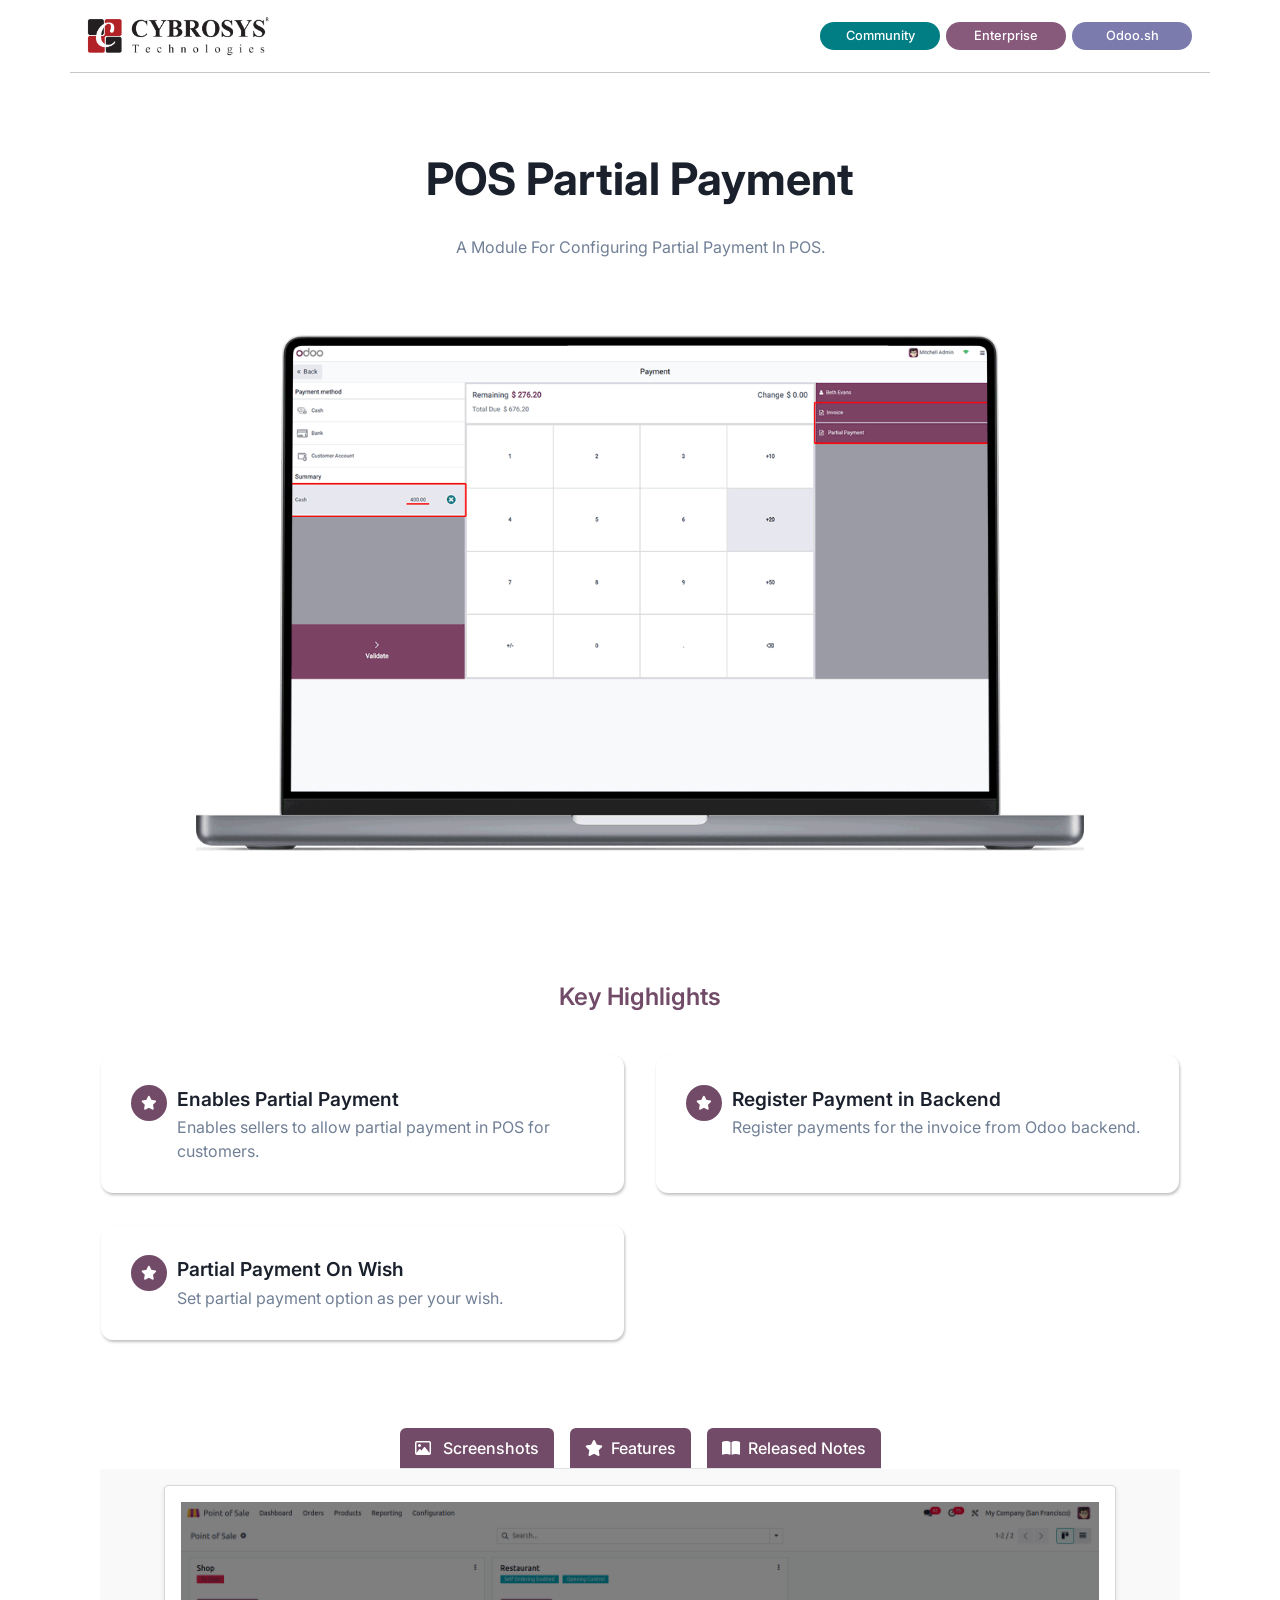
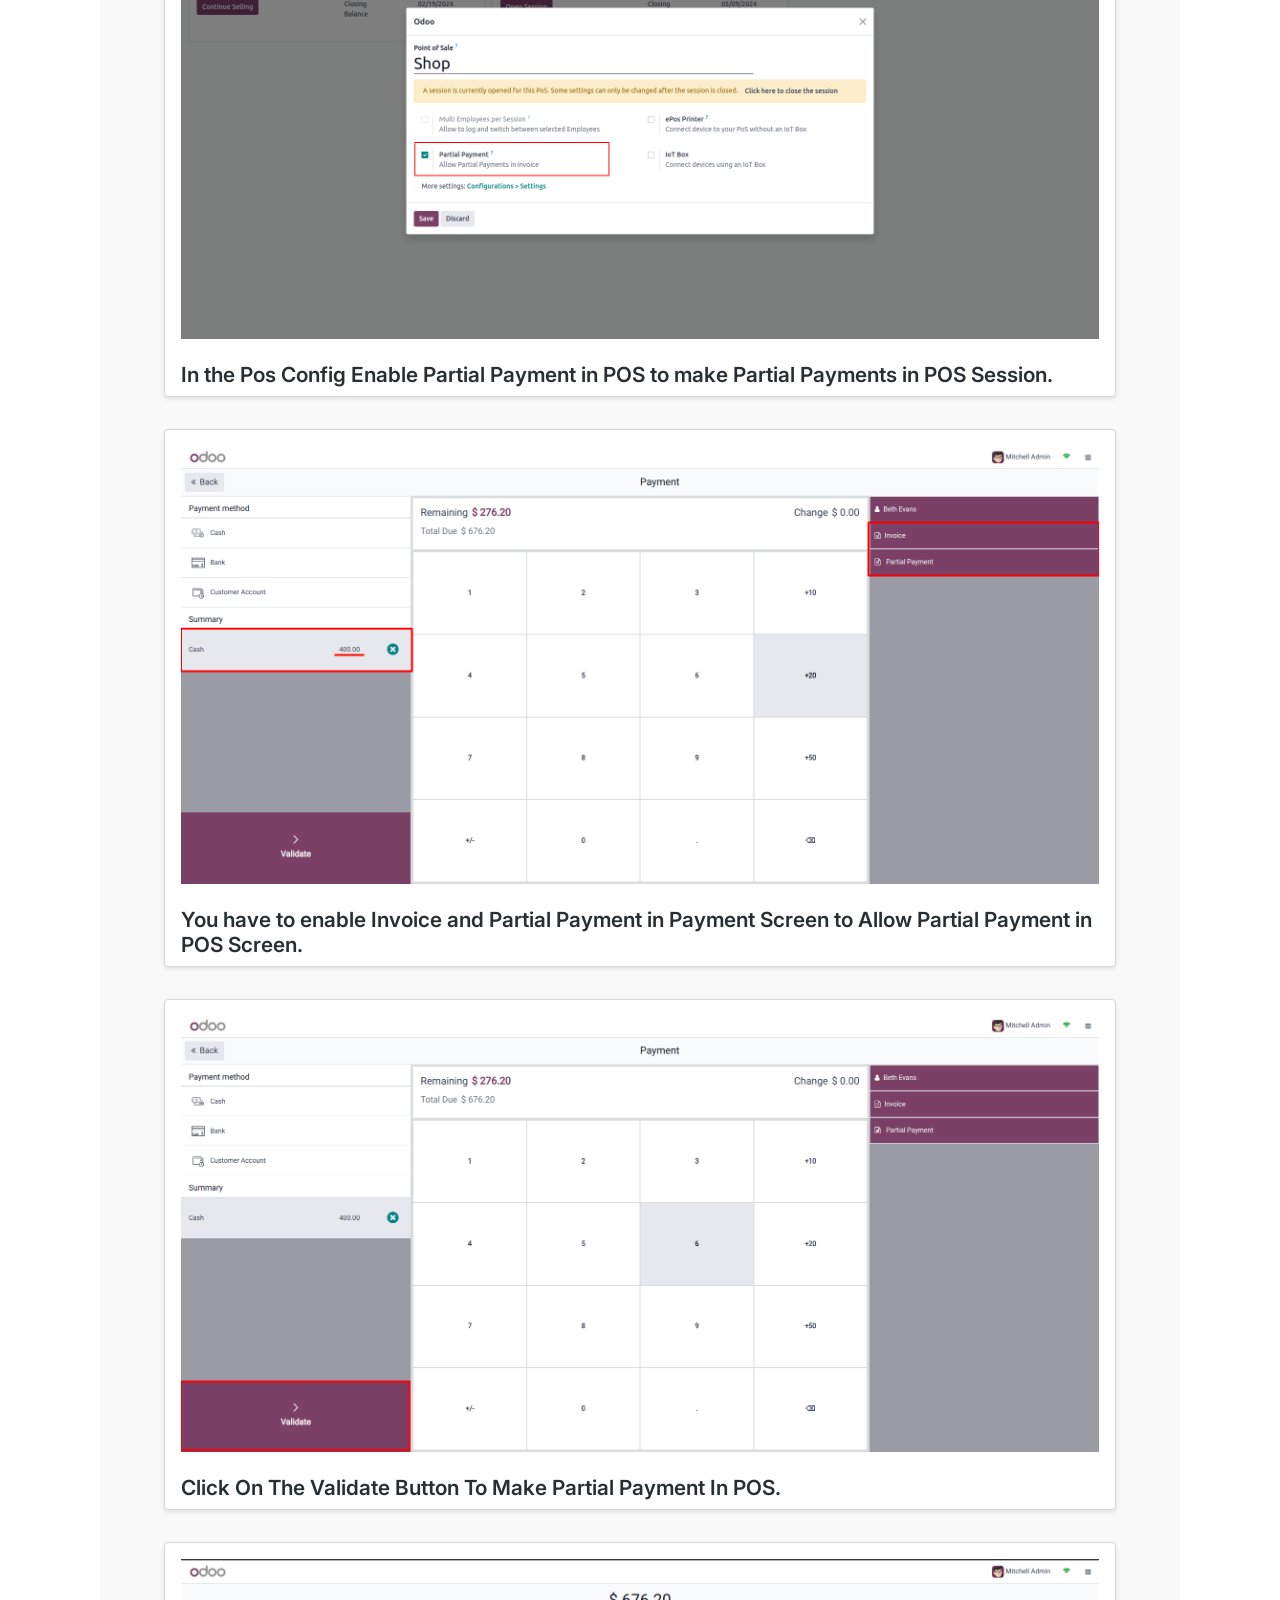
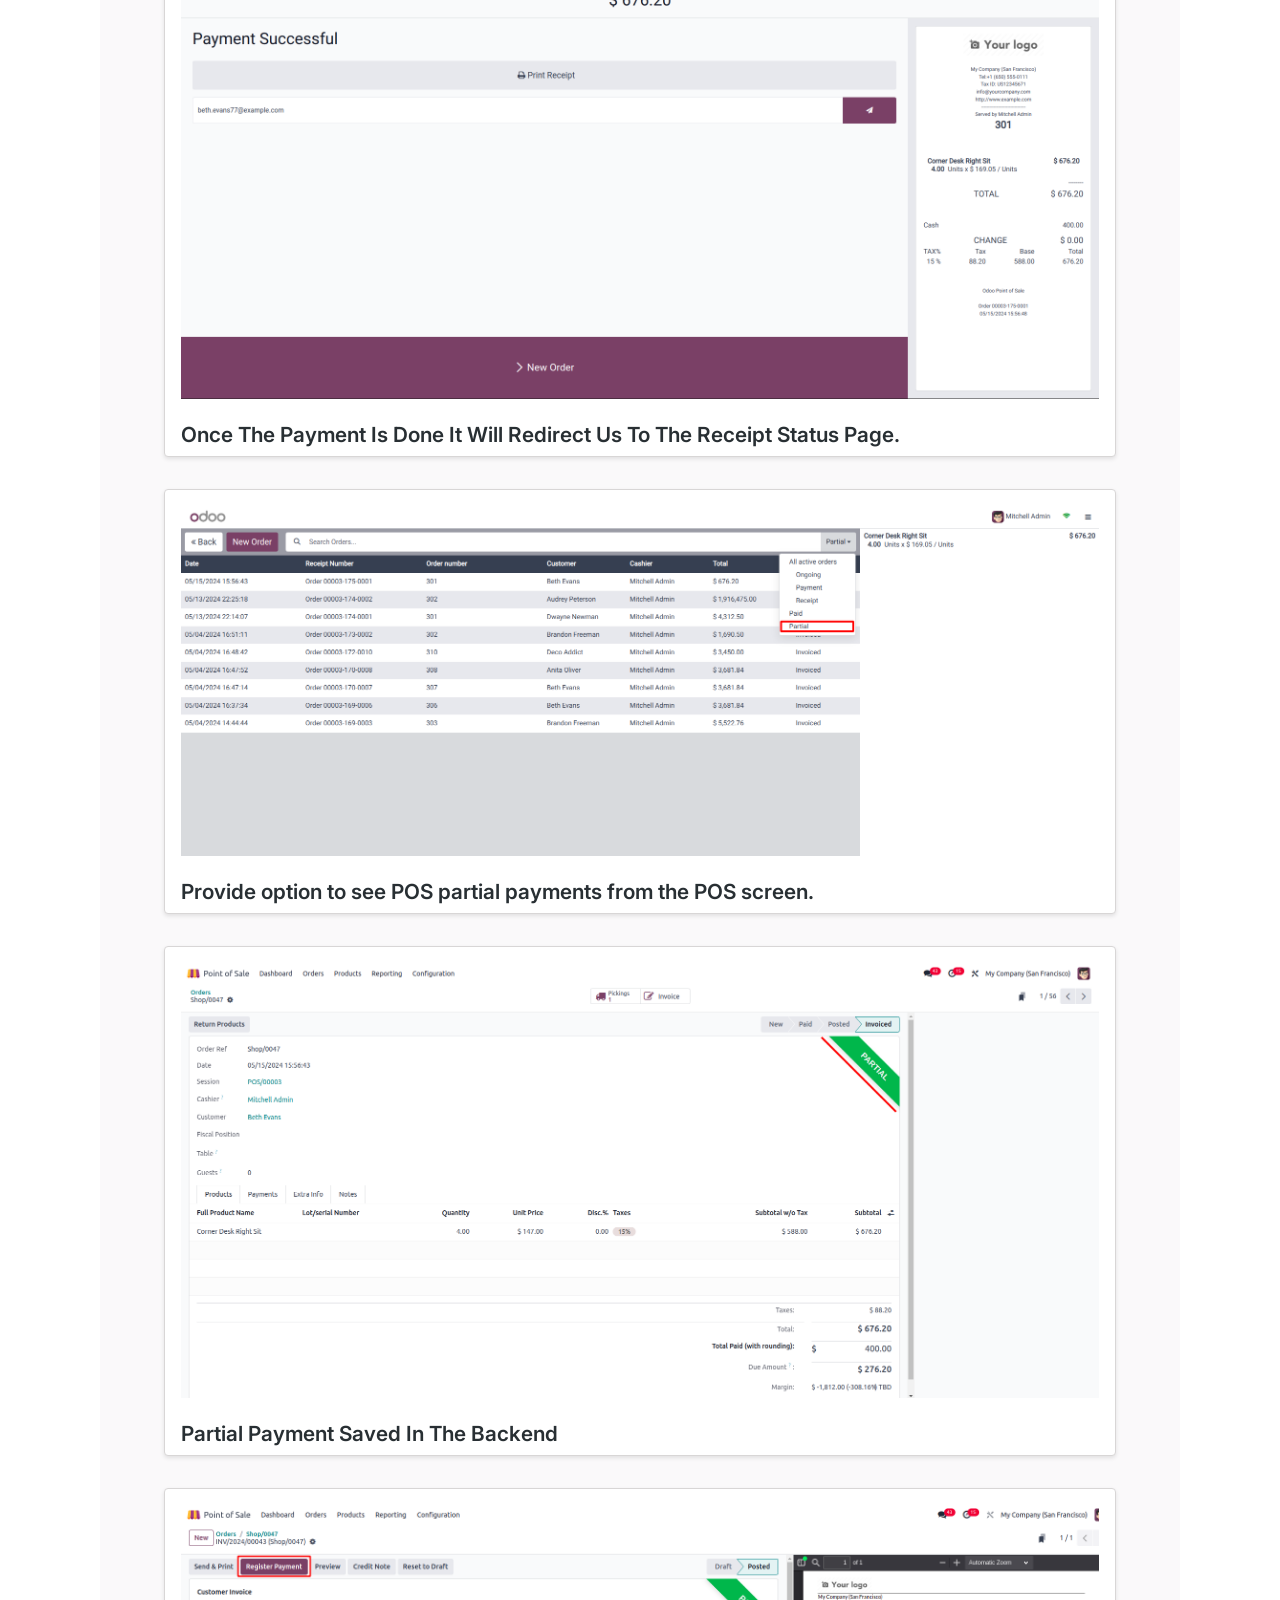
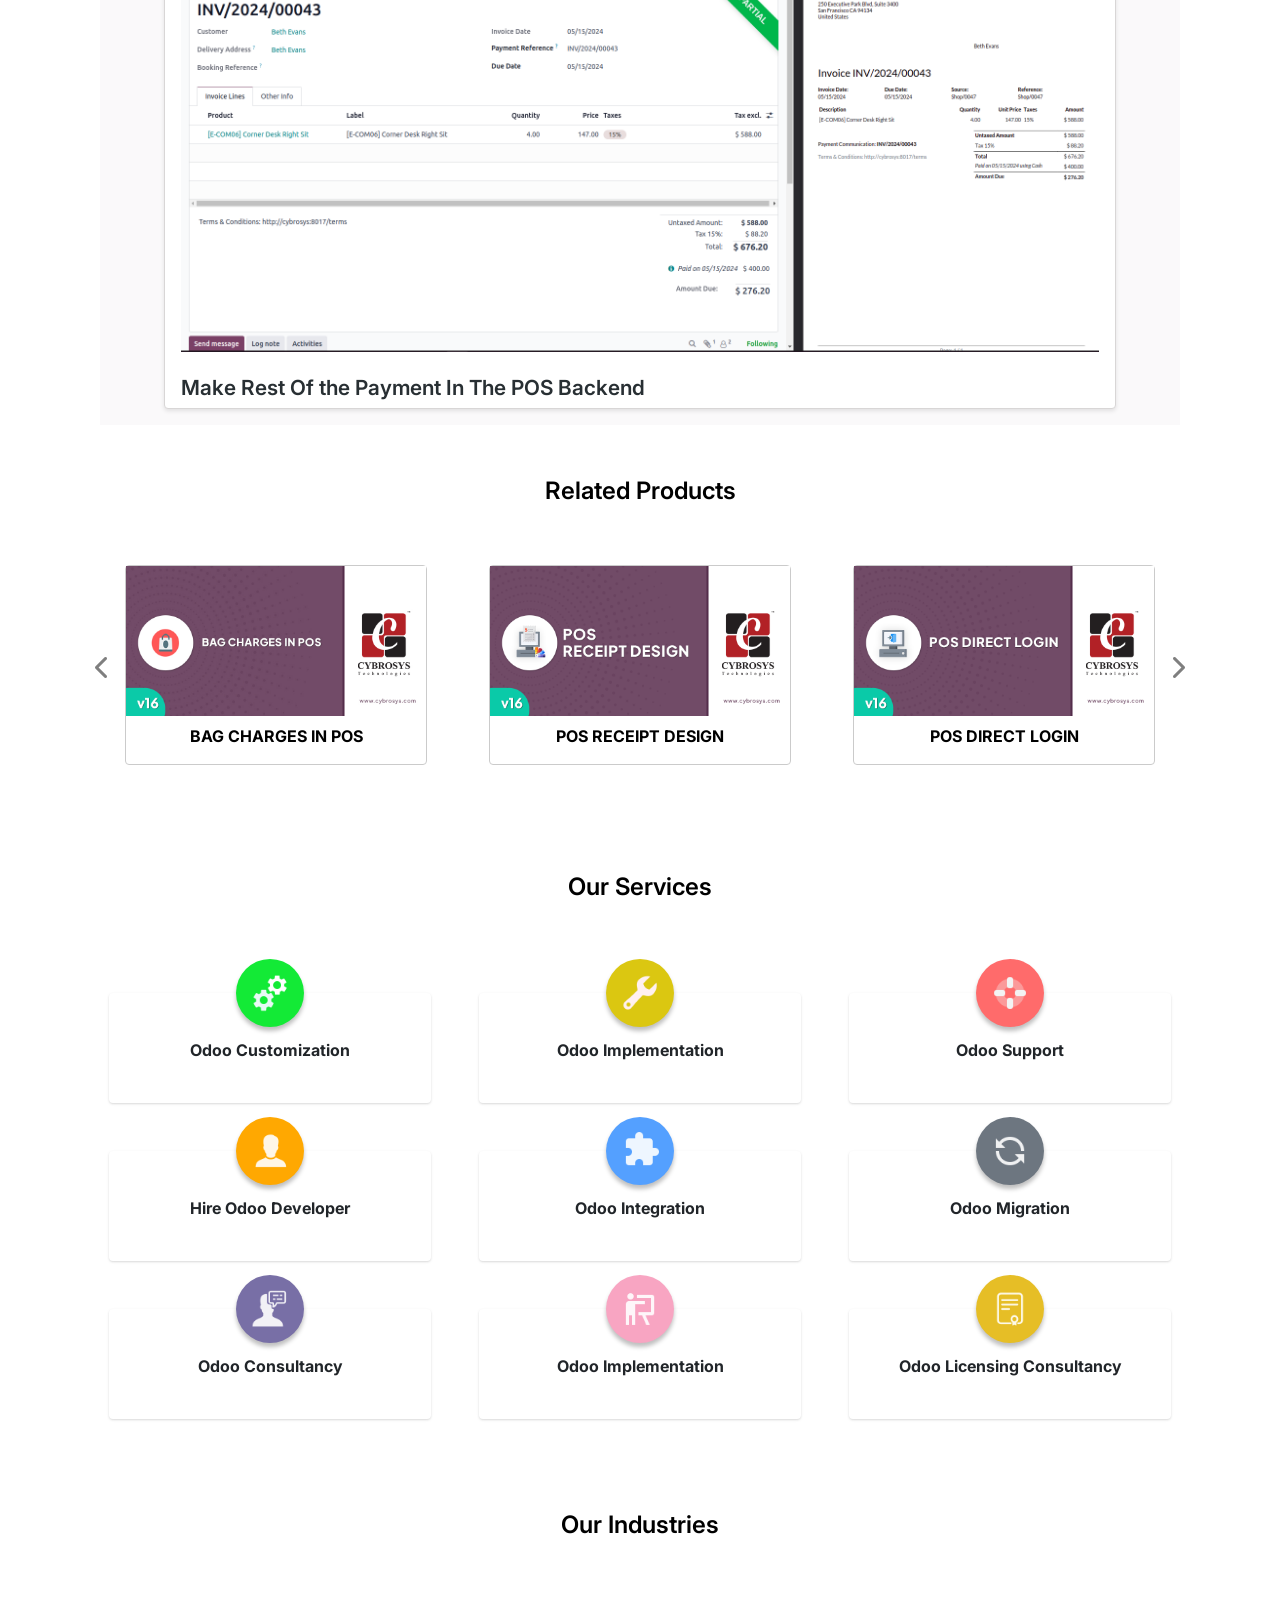
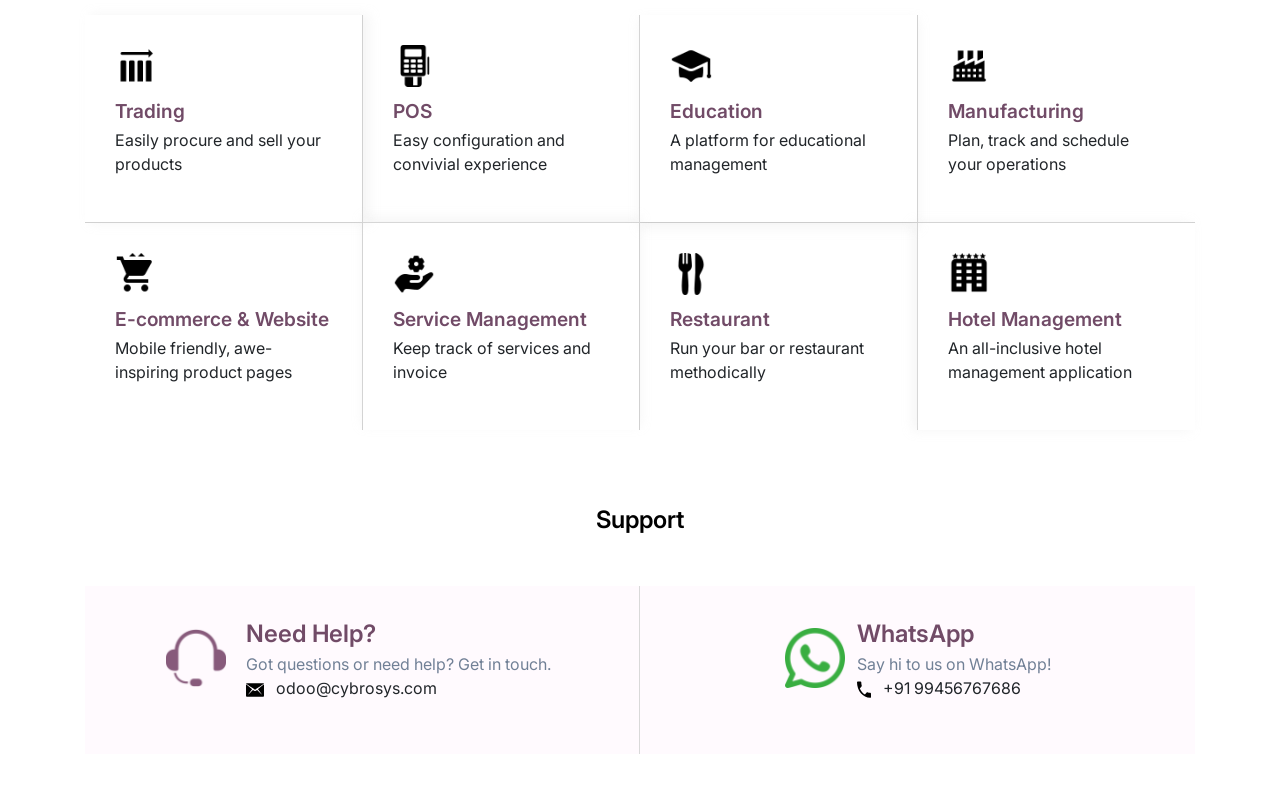
<file: pos_partial_payment_odoo/static/description/index.html>
<!DOCTYPE html>
<html lang="en">

<head>
    <meta charset="UTF-8">
    <meta name="viewport" content="width=device-width, initial-scale=1.0">
    <title>Odoo App 3 Index</title>
    <!-- Bootstrap CSS -->
    <link rel="stylesheet" href="https://cdn.jsdelivr.net/npm/bootstrap@4.0.0/dist/css/bootstrap.min.css"
        integrity="sha384-Gn5384xqQ1aoWXA+058RXPxPg6fy4IWvTNh0E263XmFcJlSAwiGgFAW/dAiS6JXm" crossorigin="anonymous">
    <link rel="stylesheet" href="https://cdnjs.cloudflare.com/ajax/libs/font-awesome/6.2.1/css/all.min.css">
    <link rel="preconnect" href="https://fonts.googleapis.com">
    <link rel="preconnect" href="https://fonts.gstatic.com" crossorigin>
    <link href="https://fonts.googleapis.com/css2?family=Inter:wght@400;500;600;700;800&display=swap" rel="stylesheet">
</head>
<body>
    <section>
        <div class="container" style="font-family: 'Inter', sans-serif !important;background-color: #fff !important;">
            <div class="row">
                <div class="col-sm-12 col-md-12 col-lg-12 d-flex justify-content-between flex-wrap align-items-sm-center"
                    style="border-bottom:1px solid rgba(0, 0, 0, 0.22)">
                    <div class="my-3">
                        <img src="assets/misc/Cybrosys R.png" style="width:auto !important; height:40px !important">
                    </div>
                    <div class="my-3 d-flex align-items-center">
                        <div class="text-center"
                            style="background-color:#017E84 !important;font-size: 0.8rem !important; color:#fff !important; font-weight:500 !important; padding:4px !important; margin:0 3px !important; border-radius:50px !important; min-width: 120px !important;">
                            Community
                        </div>
                        <div class="text-center"
                            style="background-color:#875A7B !important; color:#fff !important;font-size: 0.8rem !important; font-weight:500 !important; padding:4px !important; margin:0 3px !important; border-radius:50px !important;min-width: 120px !important;">
                            Enterprise
                        </div>
                        <div class="text-center"
                            style="background-color:#7C7BAD !important; color:#fff !important;font-size: 0.8rem !important; font-weight:500 !important; padding:4px !important; margin:0 3px !important; border-radius:50px !important; min-width: 120px !important;">
                            Odoo.sh
                        </div>
                    </div>
                </div>
            </div>
            <div class="row">
                <div class="col-sm-12 col-md-12 col-lg-12 text-center d-flex align-items-center flex-column"
                    style="margin: 80px 0px !important;">
                    <h1 style="font-size: 2.8rem;font-weight: 700; color: 
                    #1A202C;">
                        POS Partial Payment</h1>
                    <p class="my-3 mb-4"
                        style="max-width: 80%; font-weight: 400 !important; line-height: 32px; color: #718096;">
                        A Module For Configuring Partial Payment In POS.
                    </p>
                    <div style="width: 80%; margin-top: 3rem;">
                        <img src="assets/screenshots/hero.gif" class="img-responsive" width="100%" height="auto">
                    </div>
                </div>
            </div>
            <div class="container mt-5 mb-5">
                <div class="col-lg-12 d-flex flex-column justify-content-center align-items-center mt-4">
                    <p class="m-0" style="font-weight: 600; font-size: 24px; color:#714b67 !important">Key Highlights
                    </p>
                </div>
                <div class="row py-4">
                    <div class="col-md-6 col-sm-12 p-3">
                        <div class="d-flex   h-100" style="padding: 30px;border-radius: 12px;
                                    background: #FFF;
                                    box-shadow: 1px 2px 3px 0px rgba(0, 0, 0, 0.25); ">
                            <div style="width: 36px; height: 36px; border-radius: 50%; background: #714B67;
                                    display: flex; justify-content: center; align-items: center;
                                    margin-right: 10px; flex-shrink: 0;">
                                <i class="fa-solid fa-star  " style="color: #fff;font-size:14px;"></i>
                            </div>
                            <div>
                                <p style="color: #1A202C;font-weight: 600;
                                      font-size: 1.2rem; margin-bottom: 2px;">Enables Partial Payment</p>
                                <p class="m-0" style="color:#718096">Enables sellers to allow partial payment in POS for customers.
                                </p>
                            </div>
                        </div>
                    </div>
                    <div class="col-md-6 col-sm-12 p-3">
                        <div class="d-flex   h-100" style="padding: 30px;border-radius: 12px;
                                    background: #FFF;
                                    box-shadow: 1px 2px 3px 0px rgba(0, 0, 0, 0.25); ">
                            <div style="width: 36px; height: 36px; border-radius: 50%; background: #714B67;
                                    display: flex; justify-content: center; align-items: center;
                                    margin-right: 10px; flex-shrink: 0;">
                                <i class="fa-solid fa-star  " style="color: #fff;font-size:14px;"></i>
                            </div>
                            <div>
                                <p style="color: #1A202C;font-weight: 600;
                                      font-size: 1.2rem; margin-bottom: 2px;">Register Payment in Backend</p>
                                <p class="m-0" style="color:#718096">Register payments for the invoice from Odoo backend.
                                </p>
                            </div>
                        </div>
                    </div>
                    <div class="col-md-6 col-sm-12 p-3">
                        <div class="d-flex   h-100" style="padding: 30px;border-radius: 12px;
                                    background: #FFF;
                                    box-shadow: 1px 2px 3px 0px rgba(0, 0, 0, 0.25); ">
                            <div style="width: 36px; height: 36px; border-radius: 50%; background: #714B67;
                                    display: flex; justify-content: center; align-items: center;
                                    margin-right: 10px; flex-shrink: 0;">
                                <i class="fa-solid fa-star  " style="color: #fff;font-size:14px;"></i>
                            </div>
                            <div>
                                <p style="color: #1A202C;font-weight: 600;
                                      font-size: 1.2rem; margin-bottom: 2px;">Partial Payment On Wish</p>
                                <p class="m-0" style="color:#718096">Set partial payment option as per your wish.
                                </p>
                            </div>
                        </div>
                    </div>
                </div>
            </div>
            <div class="container rounded" >
                <ul class="nav nav-tabs d-flex" style="width: fit-content;margin: 0 auto;gap: 1rem;">
                    <li class="col text-center py-2 text-nowrap "
                        style="color: #fff; background-color: #714B67;border-radius: 6px 6px 0px 0px;"><a
                            class="active show" data-toggle="tab" href="#tab1"
                            style="color: #fff;font-weight: 500; background-color: #714B67; text-decoration: none;">
                            <i class="fa-regular fa-image  pr-2" style="color: #fff;"></i>
                            Screenshots</a></li>
                    <li class="col text-center py-2 text-nowrap "
                        style="color: #fff; background-color: #714B67;border-radius: 6px 6px 0px 0px;"><a
                            data-toggle="tab" href="#tab2"
                            style="color: #fff;font-weight: 500;  text-decoration: none;"><i
                                class="fa-solid fa-star  pr-2" style="color: #fff;"></i>Features</a></li>
                    <li class="col text-center py-2 text-nowrap "
                        style="color: #fff; background-color: #714B67;border-radius: 6px 6px 0px 0px;"><a
                            data-toggle="tab" href="#tab3"
                            style="color: #fff;font-weight: 500; text-decoration: none; background-color: #714B67;"><i
                                class="fa-solid fa-book-open  pr-2" style="color: #fff;"></i>Released Notes</a></li>
                </ul>
                <div class="tab-content" style="background-color: rgba(121, 113, 119, 0.04);">
                    <div id="tab1" class="tab-pane fade in active show">
                        <div class="col-lg-12 py-2" style="padding: 1rem 4rem !important;">
                            <div
                                style="border: 1px solid #d8d6d6; border-radius: 4px; background: #fff; box-shadow: 0 2px 4px rgba(0, 0, 0, 0.1);">
                                <div class="row justify-content-center p-3 w-100 m-0">
                                    <img src="assets/screenshots/1.png" class="img-responsive" width="100%" height="auto">
                                </div>
                                <div class="px-3">
                                    <h4 class="mt-2"
                                        style=" font-weight:600 !important; color:#282F33 !important; font-size:1.3rem !important">In the Pos Config Enable Partial Payment in POS to make Partial Payments in POS Session.</h4>
                                </div>
                            </div>
                        </div>
                        <div class="col-lg-12 py-2" style="padding: 1rem 4rem !important;">
                            <div
                                style="border: 1px solid #d8d6d6; border-radius: 4px;  background: #fff; box-shadow: 0 2px 4px rgba(0, 0, 0, 0.1);">
                                <div class="row justify-content-center p-3 w-100 m-0">
                                    <img src="assets/screenshots/2.png" class="img-responsive" width="100%" height="auto">
                                </div>
                                <div class="px-3">
                                    <h4 class="mt-2"
                                        style=" font-weight:600 !important; color:#282F33 !important; font-size:1.3rem !important">
                                         You have to enable Invoice and Partial Payment in Payment Screen to Allow Partial Payment in POS Screen.</h4>
                                </div>
                            </div>
                        </div>
                        <div class="col-lg-12 py-2" style="padding: 1rem 4rem !important;">
                            <div
                                style="border: 1px solid #d8d6d6; border-radius: 4px;  background: #fff; box-shadow: 0 2px 4px rgba(0, 0, 0, 0.1);">
                                <div class="row justify-content-center p-3 w-100 m-0">
                                    <img src="assets/screenshots/3.png" class="img-responsive" width="100%" height="auto">
                                </div>
                                <div class="px-3">
                                    <h4 class="mt-2"
                                        style=" font-weight:600 !important; color:#282F33 !important; font-size:1.3rem !important">
                                        Click On The Validate Button To Make Partial Payment In POS.</h4>
                                </div>
                            </div>
                        </div>
                        <div class="col-lg-12 py-2" style="padding: 1rem 4rem !important;">
                            <div
                                style="border: 1px solid #d8d6d6; border-radius: 4px;  background: #fff; box-shadow: 0 2px 4px rgba(0, 0, 0, 0.1);">
                                <div class="row justify-content-center p-3 w-100 m-0">
                                    <img src="assets/screenshots/4.png" class="img-responsive" width="100%" height="auto">
                                </div>
                                <div class="px-3">
                                    <h4 class="mt-2"
                                        style=" font-weight:600 !important; color:#282F33 !important; font-size:1.3rem !important">
                                        Once The Payment Is Done It Will Redirect Us To The Receipt Status Page.</h4>
                                </div>
                            </div>
                        </div>
                        <div class="col-lg-12 py-2" style="padding: 1rem 4rem !important;">
                            <div
                                style="border: 1px solid #d8d6d6; border-radius: 4px;  background: #fff; box-shadow: 0 2px 4px rgba(0, 0, 0, 0.1);">
                                <div class="row justify-content-center p-3 w-100 m-0">
                                    <img src="assets/screenshots/8.png" class="img-responsive" width="100%" height="auto">
                                </div>
                                <div class="px-3">
                                    <h4 class="mt-2"
                                        style=" font-weight:600 !important; color:#282F33 !important; font-size:1.3rem !important">
                                        Provide option to see POS partial payments from the POS screen.</h4>
                                </div>
                            </div>
                        </div>
                        <div class="col-lg-12 py-2" style="padding: 1rem 4rem !important;">
                            <div
                                style="border: 1px solid #d8d6d6; border-radius: 4px;  background: #fff; box-shadow: 0 2px 4px rgba(0, 0, 0, 0.1);">
                                <div class="row justify-content-center p-3 w-100 m-0">
                                    <img src="assets/screenshots/6.png" class="img-responsive" width="100%" height="auto">
                                </div>
                                <div class="px-3">
                                    <h4 class="mt-2"
                                        style=" font-weight:600 !important; color:#282F33 !important; font-size:1.3rem !important">
                                        Partial Payment Saved In The Backend</h4>
                                </div>
                            </div>
                        </div>
                        <div class="col-lg-12 py-2" style="padding: 1rem 4rem !important;">
                            <div
                                style="border: 1px solid #d8d6d6; border-radius: 4px;  background: #fff; box-shadow: 0 2px 4px rgba(0, 0, 0, 0.1);">
                                <div class="row justify-content-center p-3 w-100 m-0">
                                    <img src="assets/screenshots/9.png" class="img-responsive" width="100%" height="auto">
                                </div>
                                <div class="px-3">
                                    <h4 class="mt-2"
                                        style=" font-weight:600 !important; color:#282F33 !important; font-size:1.3rem !important">
                                       Make Rest Of the Payment In The POS Backend</h4>
                                </div>
                            </div>
                        </div>
                    </div>
                    <div id="tab2" class="tab-pane fade">
                        <div class="col-mg-12" style="padding: 1rem 4rem;">
                            <ul style="list-style: none; padding: 1rem 0;font-weight: 500;">
                                <li class="py-3"
                                    style="font-weight: 500;background-color: #fff; border-radius: 4px; padding: 1rem; margin-bottom: 1rem; box-shadow: 0 2px 4px rgba(0, 0, 0, 0.1);">
                                    <span style="margin-right: 12px;"><img src="assets/misc/star (1) 2.svg" alt=""
                                            width="16px"></span>Available in Odoo 17.0 Community and Enterprise.
                                </li>
                                <li class="py-3"
                                    style="font-weight: 500;background-color: #fff; border-radius: 4px; padding: 1rem; margin-bottom: 1rem; box-shadow: 0 2px 4px rgba(0, 0, 0, 0.1);">
                                    <span style="margin-right: 12px;"><img src="assets/misc/star (1) 2.svg" alt=""
                                            width="16px"></span>Manage Partial Payments.
                                </li>
                                <li class="py-3"
                                    style="font-weight: 500;background-color: #fff; border-radius: 4px; padding: 1rem; margin-bottom: 1rem; box-shadow: 0 2px 4px rgba(0, 0, 0, 0.1);">
                                    <span style="margin-right: 12px;"><img src="assets/misc/star (1) 2.svg" alt=""
                                            width="16px"></span>Manage Payments in Backend.
                                </li>
                                 <li class="py-3"
                                    style="font-weight: 500;background-color: #fff; border-radius: 4px; padding: 1rem; margin-bottom: 1rem; box-shadow: 0 2px 4px rgba(0, 0, 0, 0.1);">
                                    <span style="margin-right: 12px;"><img src="assets/misc/star (1) 2.svg" alt=""
                                            width="16px"></span>Manage Partially paid list view.
                                </li>
                                <li class="py-3"
                                    style="font-weight: 500;background-color: #fff; border-radius: 4px; padding: 1rem; margin-bottom: 1rem; box-shadow: 0 2px 4px rgba(0, 0, 0, 0.1);">
                                    <span style="margin-right: 12px;"><img src="assets/misc/star (1) 2.svg" alt=""
                                            width="16px"></span>Invoices partial paid orders.
                                </li>
                            </ul>
                        </div>
                    </div>
                    <div id="tab3" class="tab-pane fade">
                        <div class="col-mg-12 active" style="padding: 1rem 4rem;">
                            <div class="py-3"
                                style="font-weight: 500;background-color: #fff; border-radius: 4px; padding: 1rem; box-shadow: 0 2px 4px rgba(0, 0, 0, 0.1);">
                                <div class="d-flex mb-3" style="font-size: 0.8rem; font-weight: 500;"><span>Version
                                        17.0.1.0.0</span><span class="px-2">|</span><span
                                        style="color: #714B67;font-weight: 600;">Released on:20st May 2024</span>
                                </div>
                                <p class="m-0"
                                    style=" color:#718096!important; font-size:1rem !important;line-height: 28px;">

                                    Initial Commit for POS Partial Payment.</p>
                            </div>
                        </div>
                    </div>
                </div>
            </div>
            <div class="container mt-5">
                <div class="col-lg-12 d-flex flex-column justify-content-center align-items-center mt-5">
                    <p class="m-0" style="font-weight: 600; font-size: 24px; color:#000 !important">Related Products</p>
                </div>
            </div>
            <div id="myCarousel" class="carousel slide py-3" data-ride="carousel">
                <div class="carousel-inner">
                    <div class="carousel-item active">
                        <div class="row p-4">
                            <div class="col">
                                <div class="p-3">
                                    <a href="https://apps.odoo.com/apps/modules/16.0/carry_bag_pos/" style="color: #000; text-decoration: none;">
                                        <div style="border:1px solid #CBCBCB !important;border-radius: 4px;">
                                            <div style="width: 300px; ">
                                                <img src="assets/modules/1.png" alt="" width="100%" height="auto">

                                            </div>
                                            <p class="text-center pt-2 text-black font-weight-bold">BAG CHARGES IN POS</p>
                                        </div>
                                    </a>
                                </div>
                            </div>
                            <div class="col">
                                <div class="p-3">
                                    <a href="https://apps.odoo.com/apps/modules/16.0/custom_receipts_for_pos/#" style="color: #000; text-decoration: none;">
                                        <div style="border:1px solid #CBCBCB !important;border-radius: 4px;">
                                            <div style="width: 300px; ">
                                                <img src="assets/modules/2.png" alt="" width="100%" height="auto">

                                            </div>
                                            <p class="text-center pt-2 text-black font-weight-bold">POS RECEIPT DESIGN</p>
                                        </div>
                                    </a>
                                </div>
                            </div>
                            <div class="col">
                                <div class="p-3">
                                    <a href="https://apps.odoo.com/apps/modules/16.0/login_pos_direct/#" style="color: #000; text-decoration: none;">
                                        <div style="border:1px solid #CBCBCB !important;border-radius: 4px;">
                                            <div style="width: 300px; ">
                                                <img src="assets/modules/3.png" alt="" width="100%" height="auto">

                                            </div>
                                            <p class="text-center pt-2 text-black font-weight-bold">POS DIRECT LOGIN</p>
                                        </div>
                                    </a>
                                </div>
                            </div>
                        </div>
                    </div>
                    <div class="carousel-item">
                        <div class="row p-4">
                            <div class="col">
                                <div class="p-3">
                                    <a href="https://apps.odoo.com/apps/modules/16.0/pos_report_generator/" style="color: #000; text-decoration: none;">
                                        <div style="border:1px solid #CBCBCB !important;border-radius: 4px;">
                                            <div style="width: 300px; ">
                                                <img src="assets/modules/4.png" alt="" width="100%" height="auto">

                                            </div>
                                            <p class="text-center pt-2 text-black font-weight-bold">POS ALL IN ONE REPORT GENERATOR</p>
                                        </div>
                                    </a>
                                </div>
                            </div>
                            <div class="col">
                                <div class="p-3">
                                    <a href="https://apps.odoo.com/apps/modules/16.0/pos_receipt_extend/" style="color: #000; text-decoration: none;">
                                        <div style="border:1px solid #CBCBCB !important;border-radius: 4px;">
                                            <div style="width: 300px;">
                                                <img src="assets/modules/5.png" alt="" width="100%" height="auto">

                                            </div>
                                            <p class="text-center pt-2 text-black font-weight-bold">ADVANCE POS RECEIPT</p>
                                        </div>
                                    </a>
                                </div>
                            </div>
                            <div class="col">
                                <div class="p-3">
                                    <a href="https://apps.odoo.com/apps/modules/16.0/pos_product_creation/" style="color: #000; text-decoration: none;">
                                        <div style="border:1px solid #CBCBCB !important;border-radius: 4px;">
                                            <div style="width: 300px;">
                                                <img src="assets/modules/6.png" alt="" width="100%" height="auto">
                                            </div>
                                            <p class="text-center pt-2 text-black font-weight-bold">CREATE PRODUCT FROM POS</p>
                                        </div>
                                    </a>
                                </div>
                            </div>
                        </div>
                    </div>
                </div>
                <a class="carousel-control-prev" href="#myCarousel" data-slide="prev" style="width: 35px; color: #000;">
                    <span class="carousel-control-prev-icon">
                        <i class="fa fa-chevron-left" style="font-size: 24px;"></i>
                    </span>
                </a>
                <a class="carousel-control-next" href="#myCarousel" data-slide="next" style="width: 35px; color: #000;">
                    <span class="carousel-control-next-icon">
                        <i class="fa fa-chevron-right" style="font-size: 24px;"></i>
                    </span>
                </a>
            </div>
            <div class="container mt-5">
                <div class="col-lg-12 d-flex flex-column justify-content-center align-items-center mt-4">
                    <p class="m-0" style="font-weight: 600; font-size: 24px; color:#000 !important">Our Services</p>

                </div>
            </div>
            <div class="container my-5">
                <div class="row py-3">
                    <div class="col-md-4 col-sm-6 px-4 py-4">
                        <div
                            style="background-color: #fff; padding: 25px; text-align: center;  box-shadow: rgba(0, 0, 0, 0.1) 0px 1px 3px 0px, rgba(0, 0, 0, 0.06) 0px 1px 2px 0px; position: relative;border-radius: 4px;">
                            <div style="position: absolute; top: 0%; left: 50%; transform: translate(-50%, -50%);">
                                <div style="background-color:#13EA36 ; border-radius: 50%; padding: 15px;    width: 68px;
                                    height: 68px; display: inline-block; box-shadow:0px 4px 4px rgba(0, 0, 0, 0.25);">
                                    <img src="assets/icons/cogs.png" alt="service-icon" width="38px" height="auto">
                                </div>
                            </div>
                            <p style="margin-top: 20px; font-weight: bold;">Odoo Customization</p>
                        </div>
                    </div>
                    <div class="col-md-4 col-sm-6 px-4 py-4">
                        <div
                            style="background-color: #fff; padding: 25px; text-align: center; box-shadow: rgba(0, 0, 0, 0.1) 0px 1px 3px 0px, rgba(0, 0, 0, 0.06) 0px 1px 2px 0px; position: relative;border-radius: 4px;">
                            <div style="position: absolute; top: 0%; left: 50%; transform: translate(-50%, -50%);">
                                <div style="background-color:#DBC711; border-radius: 50%; padding: 15px;    width: 68px;
                                    height: 68px; display: inline-block; box-shadow:0px 4px 4px rgba(0, 0, 0, 0.25);">
                                    <img src="assets/icons/wrench.png" alt="service-icon" width="38px" height="auto">
                                </div>
                            </div>
                            <p style="margin-top: 20px; font-weight: bold;">Odoo Implementation</p>
                        </div>
                    </div>
                    <div class="col-md-4 col-sm-6 px-4 py-4">
                        <div
                            style="background-color: #fff; padding: 25px; text-align: center;  box-shadow: rgba(0, 0, 0, 0.1) 0px 1px 3px 0px, rgba(0, 0, 0, 0.06) 0px 1px 2px 0px; position: relative; border-radius: 4px;">
                            <div style="position: absolute; top: 0%; left: 50%; transform: translate(-50%, -50%);">
                                <div style="background-color:#FF6B6B ; border-radius: 50%; padding: 15px;    width: 68px;
                                    height: 68px; display: inline-block; box-shadow:0px 4px 4px rgba(0, 0, 0, 0.25);">
                                    <img src="assets/icons/lifebuoy.png" alt="service-icon" width="38px" height="auto">
                                </div>
                            </div>
                            <p style="margin-top: 20px; font-weight: bold;">Odoo Support</p>
                        </div>
                    </div>
                    <div class="col-md-4 col-sm-6 px-4 py-4">
                        <div
                            style="background-color: #fff; padding: 25px; text-align: center; box-shadow: rgba(0, 0, 0, 0.1) 0px 1px 3px 0px, rgba(0, 0, 0, 0.06) 0px 1px 2px 0px; position: relative; border-radius: 4px;">
                            <div style="position: absolute; top: 0%; left: 50%; transform: translate(-50%, -50%);">
                                <div style="background-color:#FFA801 ; border-radius: 50%; padding: 15px;    width: 68px;
                                    height: 68px; display: inline-block; box-shadow:0px 4px 4px rgba(0, 0, 0, 0.25);">
                                    <img src="assets/icons/user.png" alt="service-icon" width="38px" height="auto">
                                </div>
                            </div>
                            <p style="margin-top: 20px; font-weight: bold;">Hire Odoo Developer</p>
                        </div>
                    </div>
                    <div class="col-md-4 col-sm-6 px-4 py-4">
                        <div
                            style="background-color: #fff; padding: 25px; text-align: center;  box-shadow: rgba(0, 0, 0, 0.1) 0px 1px 3px 0px, rgba(0, 0, 0, 0.06) 0px 1px 2px 0px; position: relative; border-radius: 4px;">

                            <div style="position: absolute; top: 0%; left: 50%; transform: translate(-50%, -50%);">
                                <div style="background-color:#54A0FF; border-radius: 50%; padding: 15px;    width: 68px;
                                    height: 68px; display: inline-block; box-shadow:0px 4px 4px rgba(0, 0, 0, 0.25);">
                                    <img src="assets/icons/puzzle.png" alt="service-icon" width="38px" height="auto">
                                </div>
                            </div>
                            <p style="margin-top: 20px; font-weight: bold;">Odoo Integration</p>
                        </div>
                    </div>
                    <div class="col-md-4 col-sm-6 px-4 py-4">
                        <div
                            style="background-color: #fff; padding: 25px; text-align: center;  box-shadow: rgba(0, 0, 0, 0.1) 0px 1px 3px 0px, rgba(0, 0, 0, 0.06) 0px 1px 2px 0px; position: relative;border-radius: 4px;">
                            <div style="position: absolute; top: 0%; left: 50%; transform: translate(-50%, -50%);">
                                <div style="background-color:#6D7680 ; border-radius: 50%; padding: 15px;    width: 68px;
                                    height: 68px; display: inline-block; box-shadow:0px 4px 4px rgba(0, 0, 0, 0.25);">
                                    <img src="assets/icons/update.png" alt="service-icon" width="38px" height="auto">
                                </div>
                            </div>
                            <p style="margin-top: 20px; font-weight: bold;">Odoo Migration</p>
                        </div>
                    </div>
                    <div class="col-md-4 col-sm-6 px-4 py-4">
                        <div
                            style="background-color: #fff; padding: 25px; text-align: center;  box-shadow: rgba(0, 0, 0, 0.1) 0px 1px 3px 0px, rgba(0, 0, 0, 0.06) 0px 1px 2px 0px; position: relative;border-radius: 4px;">
                            <div style="position: absolute; top: 0%; left: 50%; transform: translate(-50%, -50%);">
                                <div style="background-color:#786FA6 ; border-radius: 50%; padding: 15px;    width: 68px;
                                    height: 68px; display: inline-block; box-shadow:0px 4px 4px rgba(0, 0, 0, 0.25);">
                                    <img src="assets/icons/consultation.png" alt="service-icon" width="38px" height="auto">
                                </div>
                            </div>
                            <p style="margin-top: 20px; font-weight: bold;">Odoo Consultancy</p>
                        </div>
                    </div>
                    <div class="col-md-4 col-sm-6 px-4 py-4">
                        <div
                            style="background-color: #fff; padding: 25px; text-align: center; box-shadow: rgba(0, 0, 0, 0.1) 0px 1px 3px 0px, rgba(0, 0, 0, 0.06) 0px 1px 2px 0px;position: relative;border-radius: 4px;">
                            <div style="position: absolute; top: 0%; left: 50%; transform: translate(-50%, -50%);">
                                <div style="background-color:#F8A5C2 ; border-radius: 50%; padding: 15px;    width: 68px;
                                    height: 68px; display: inline-block; box-shadow:0px 4px 4px rgba(0, 0, 0, 0.25);">
                                    <img src="assets/icons/training.png" alt="service-icon" width="38px" height="auto">
                                </div>
                            </div>
                            <p style="margin-top: 20px; font-weight: bold;">Odoo Implementation</p>
                        </div>
                    </div>
                    <div class="col-md-4 col-sm-6 px-4 py-4">
                        <div
                            style="background-color: #fff; padding: 25px; text-align: center;  box-shadow: rgba(0, 0, 0, 0.1) 0px 1px 3px 0px, rgba(0, 0, 0, 0.06) 0px 1px 2px 0px; position: relative;border-radius: 4px;">
                            <div style="position: absolute; top: 0%; left: 50%; transform: translate(-50%, -50%);">
                                <div style="background-color:#E6BE26; border-radius: 50%; padding: 15px;    width: 68px;
                                    height: 68px; display: inline-block; box-shadow:0px 4px 4px rgba(0, 0, 0, 0.25);">
                                    <img src="assets/icons/license.png" alt="service-icon" width="38px" height="auto">
                                </div>
                            </div>
                            <p style="margin-top: 20px; font-weight: bold;">Odoo Licensing Consultancy</p>
                        </div>
                    </div>
                </div>
            </div>
            <div class="container mt-5">
                <div class="col-lg-12 d-flex flex-column justify-content-center align-items-center mt-4">
                    <p class="m-0" style="font-weight: 600; font-size: 24px; color:#000 !important">Our Industries</p>

                </div>
            </div>
            <div class="container">
                <div class="row my-5 py-4">
                    <div class="col-md-3 col-sm-6 p-0">
                        <div class="d-flex flex-column h-100 "
                            style="border-right: 1px solid rgb(209, 209, 209); border-bottom: 1px solid  rgb(209, 209, 209); padding: 30px; box-shadow: 6px 0 10px rgba(228, 227, 227, 0.373);">
                            <img src="assets/icons/trading-black.png" width="42px" height="auto" alt="">
                            <p style="color: #714B67;font-weight: 600; margin-top: 10px;
                           font-size: 1.2rem; margin-bottom: 2px;">Trading</p>
                            <p>Easily procure and sell your products</p>
                        </div>
                    </div>
                    <div class="col-md-3 col-sm-6  p-0">
                        <div class="d-flex flex-column h-100"
                            style="border-right: 1px solid rgb(209, 209, 209);border-bottom: 1px solid  rgb(209, 209, 209); padding: 30px;">
                            <img src="assets/icons/pos-black.png" width="42px" height="auto" alt="">
                            <p style="color: #714B67;font-weight: 600; margin-top: 10px;
                            font-size: 1.2rem; margin-bottom: 2px;">POS</p>
                            <p>Easy configuration and convivial experience</p>
                        </div>
                    </div>
                    <div class="col-md-3 col-sm-6  p-0">
                        <div class="d-flex flex-column h-100"
                            style="border-right: 1px solid  rgb(209, 209, 209);border-bottom: 1px solid   rgba(0, 0, 0, 0.2); padding: 30px; box-shadow: 0 5px 10px  rgba(228, 227, 227, 0.373)">
                            <img src="assets/icons/education-black.png" width="42px" height="auto" alt="">
                            <p style="color: #714B67;font-weight: 600; margin-top: 10px;
                            font-size: 1.2rem; margin-bottom: 2px;">Education</p>
                            <p>A platform for educational management</p>
                        </div>
                    </div>
                    <div class="col-md-3 col-sm-6  p-0">
                        <div class="d-flex flex-column h-100"
                            style="border-bottom: 1px solid  rgb(209, 209, 209); padding: 30px; ">
                            <img src="assets/icons/manufacturing-black.png" width="42px" height="auto" alt="">
                            <p style="color: #714B67;font-weight: 600; margin-top: 10px;
                            font-size: 1.2rem; margin-bottom: 2px;">Manufacturing</p>
                            <p>Plan, track and schedule your operations</p>
                        </div>
                    </div>
                    <div class="col-md-3 col-sm-6 p-0">
                        <div class="d-flex flex-column h-100"
                            style="border-right: 1px solid  rgb(209, 209, 209); padding: 30px;">
                            <img src="assets/icons/ecom-black.png" width="42px" height="auto" alt="">
                            <p style="color: #714B67;font-weight: 600; margin-top: 10px;
                            font-size: 1.2rem; margin-bottom: 2px;">E-commerce & Website</p>
                            <p>Mobile friendly, awe-inspiring product pages</p>
                        </div>
                    </div>
                    <div class="col-md-3 col-sm-6   p-0">
                        <div class="d-flex flex-column h-100"
                            style="border-right: 1px solid  rgb(209, 209, 209); padding: 30px;box-shadow: 0 -5px 10px  rgba(228, 227, 227, 0.373);">
                            <img src="assets/icons/service-black.png" width="42px" height="auto" alt="">
                            <p style="color: #714B67;font-weight: 600; margin-top: 10px;
                            font-size: 1.2rem; margin-bottom: 2px;">Service Management</p>
                            <p>Keep track of services and invoice</p>
                        </div>
                    </div>
                    <div class="col-md-3 col-sm-6    p-0">
                        <div class="d-flex flex-column h-100"
                            style="border-right: 1px solid  rgb(209, 209, 209); padding: 30px; ">
                            <img src="assets/icons/restaurant-black.png" width="42px" height="auto" alt="">
                            <p style="color: #714B67;font-weight: 600; margin-top: 10px;
                            font-size: 1.2rem; margin-bottom: 2px;">Restaurant</p>
                            <p>Run your bar or restaurant methodically</p>
                        </div>
                    </div>
                    <div class="col-md-3 col-sm-6   p-0">
                        <div class="d-flex flex-column h-100"
                            style=" padding: 30px;box-shadow: -5px 0 10px  rgba(228, 227, 227, 0.373);">
                            <img src="assets/icons/hotel-black.png" width="42px" height="auto" alt="">
                            <p style="color: #714B67;font-weight: 600; margin-top: 10px;
                            font-size: 1.2rem; margin-bottom: 2px;">Hotel Management</p>
                            <p>An all-inclusive hotel management application</p>
                        </div>
                    </div>
                </div>
            </div>
            <div class="container mt-5">
                <div class="col-lg-12 d-flex flex-column justify-content-center align-items-center mt-5">
                    <p class="m-0" style="font-weight: 600; font-size: 24px; color:#000 !important">Support</p>
                </div>
            </div>
            <div class="container my-5">
                <div class="row" style="background-color: #FFFAFE;">
                    <div class="col-md-6 pb-4  d-flex align-items-center justify-content-center"
                        style="border-right: 1px solid #D9D9D9;">
                        <div style="padding: 30px;">
                            <div class="d-flex align-items-center">
                                <img src="assets/misc/support (1) 1.svg" alt="" width="60px" style="margin-right: 12px;">
                                <div style="padding: 0px 8px;">
                                    <span
                                        style="color: #714B67;font-size: 24px;font-weight: 600;padding-bottom: 1rem;">Need
                                        Help?</span>
                                    <p class="m-0" style="color:#718096;">Got questions or need help? Get in touch.</p>
                                    <div style="font-weight: 400;"><span><img src="assets/misc/support-email.svg" alt=""
                                                width="18px"
                                                style="filter: invert(1);margin-right: 0.8rem;"></span>odoo@cybrosys.com
                                    </div>
                                </div>
                            </div>
                        </div>
                    </div>
                    <div class="col-md-6 pb-4 d-flex align-items-center justify-content-center">
                        <div style="padding: 30px;">
                            <div class="d-flex align-items-center">
                                <img src="assets/misc/whatsapp 1.svg" alt="" width="60px" style="margin-right: 12px;">
                                <div>
                                    <span style="color: #714B67;font-size: 24px;font-weight: 600;">WhatsApp</span>
                                    <p class="m-0" style="color:#718096;">Say hi to us on WhatsApp!</p>
                                    <div style="font-weight: 400; font-size: 16px;"><span><img src="assets/misc/phone.svg"
                                                alt="" width="14px"
                                                style="filter: invert(1); margin-right: 0.8rem;"></span>+91
                                        99456767686</div>
                                </div>
                            </div>
                        </div>
                    </div>
                </div>
            </div>
        </div>
    </section>
    <!-- Optional JavaScript -->
    <!-- jQuery first, then Popper.js, then Bootstrap JS -->
    <script src="https://ajax.googleapis.com/ajax/libs/jquery/3.5.1/jquery.min.js"></script>
    <script src="https://maxcdn.bootstrapcdn.com/bootstrap/4.5.2/js/bootstrap.min.js"></script>
</body>
</html>
</file>
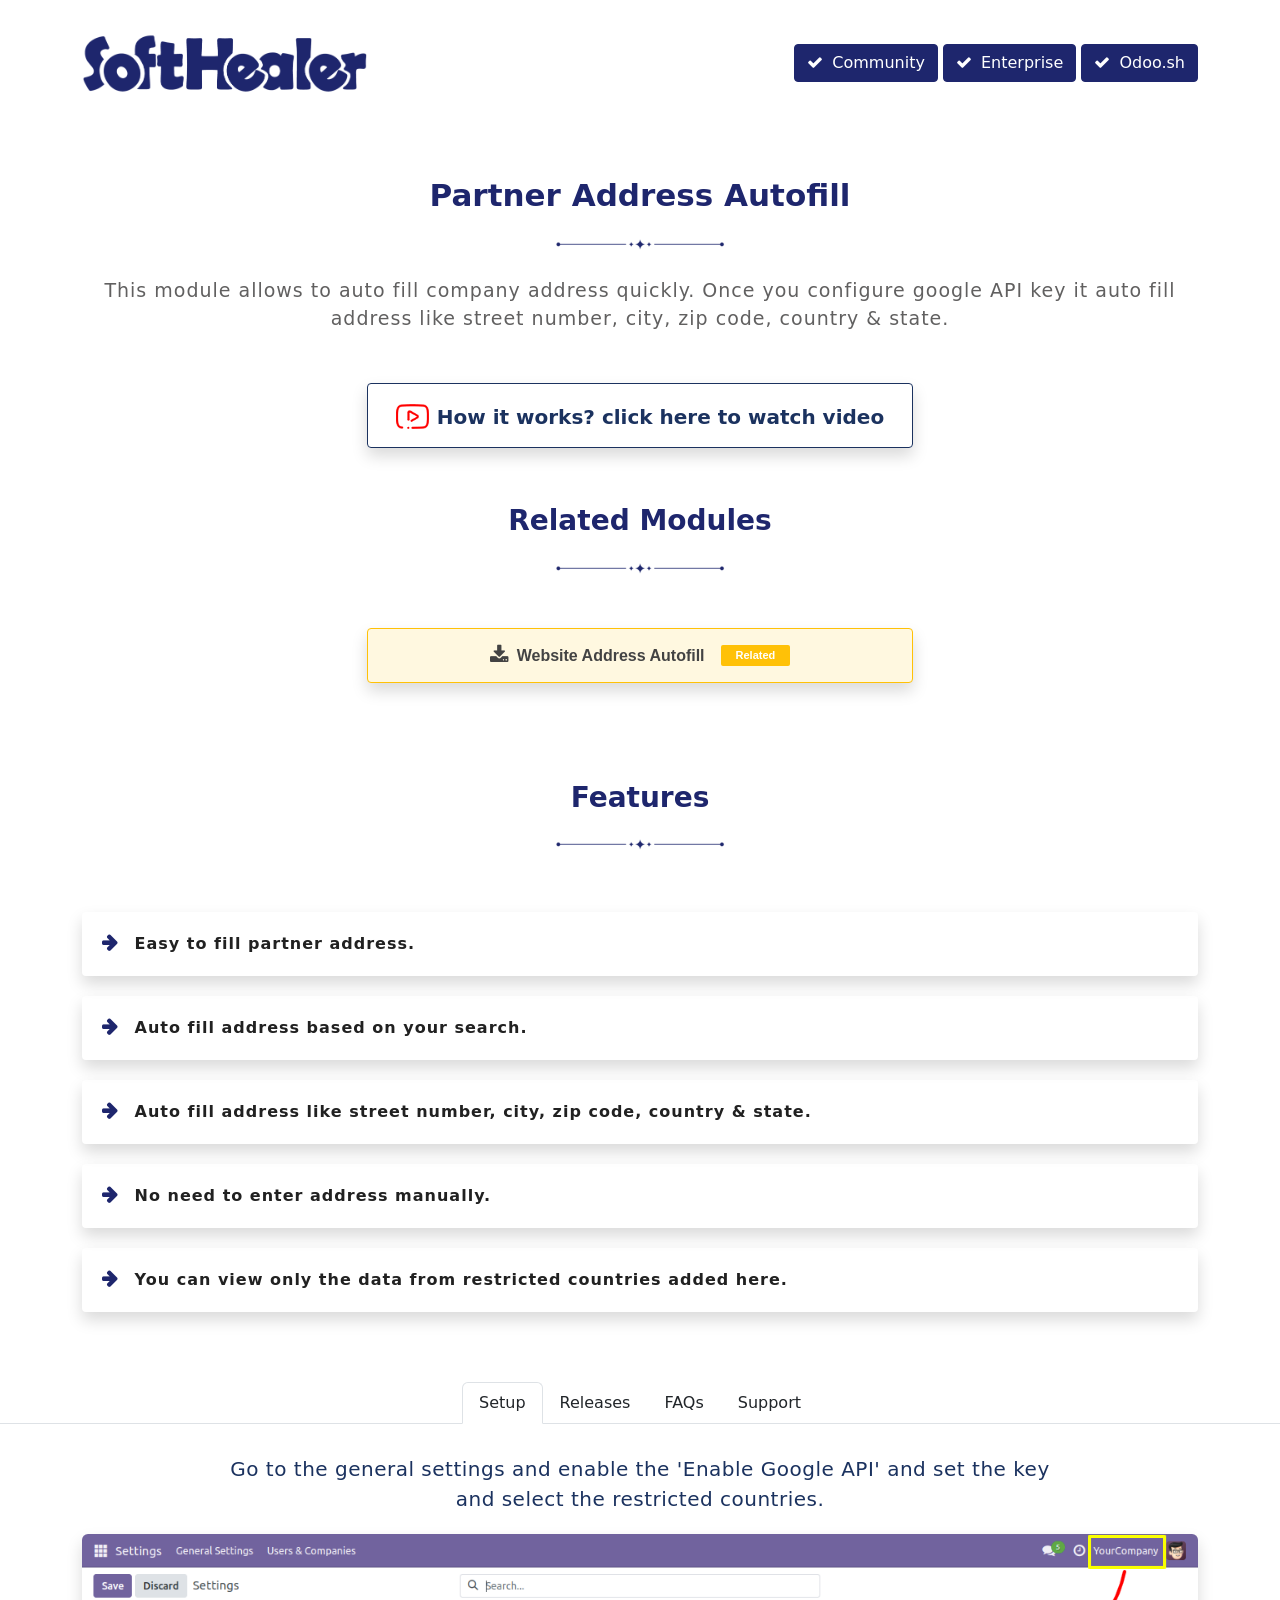
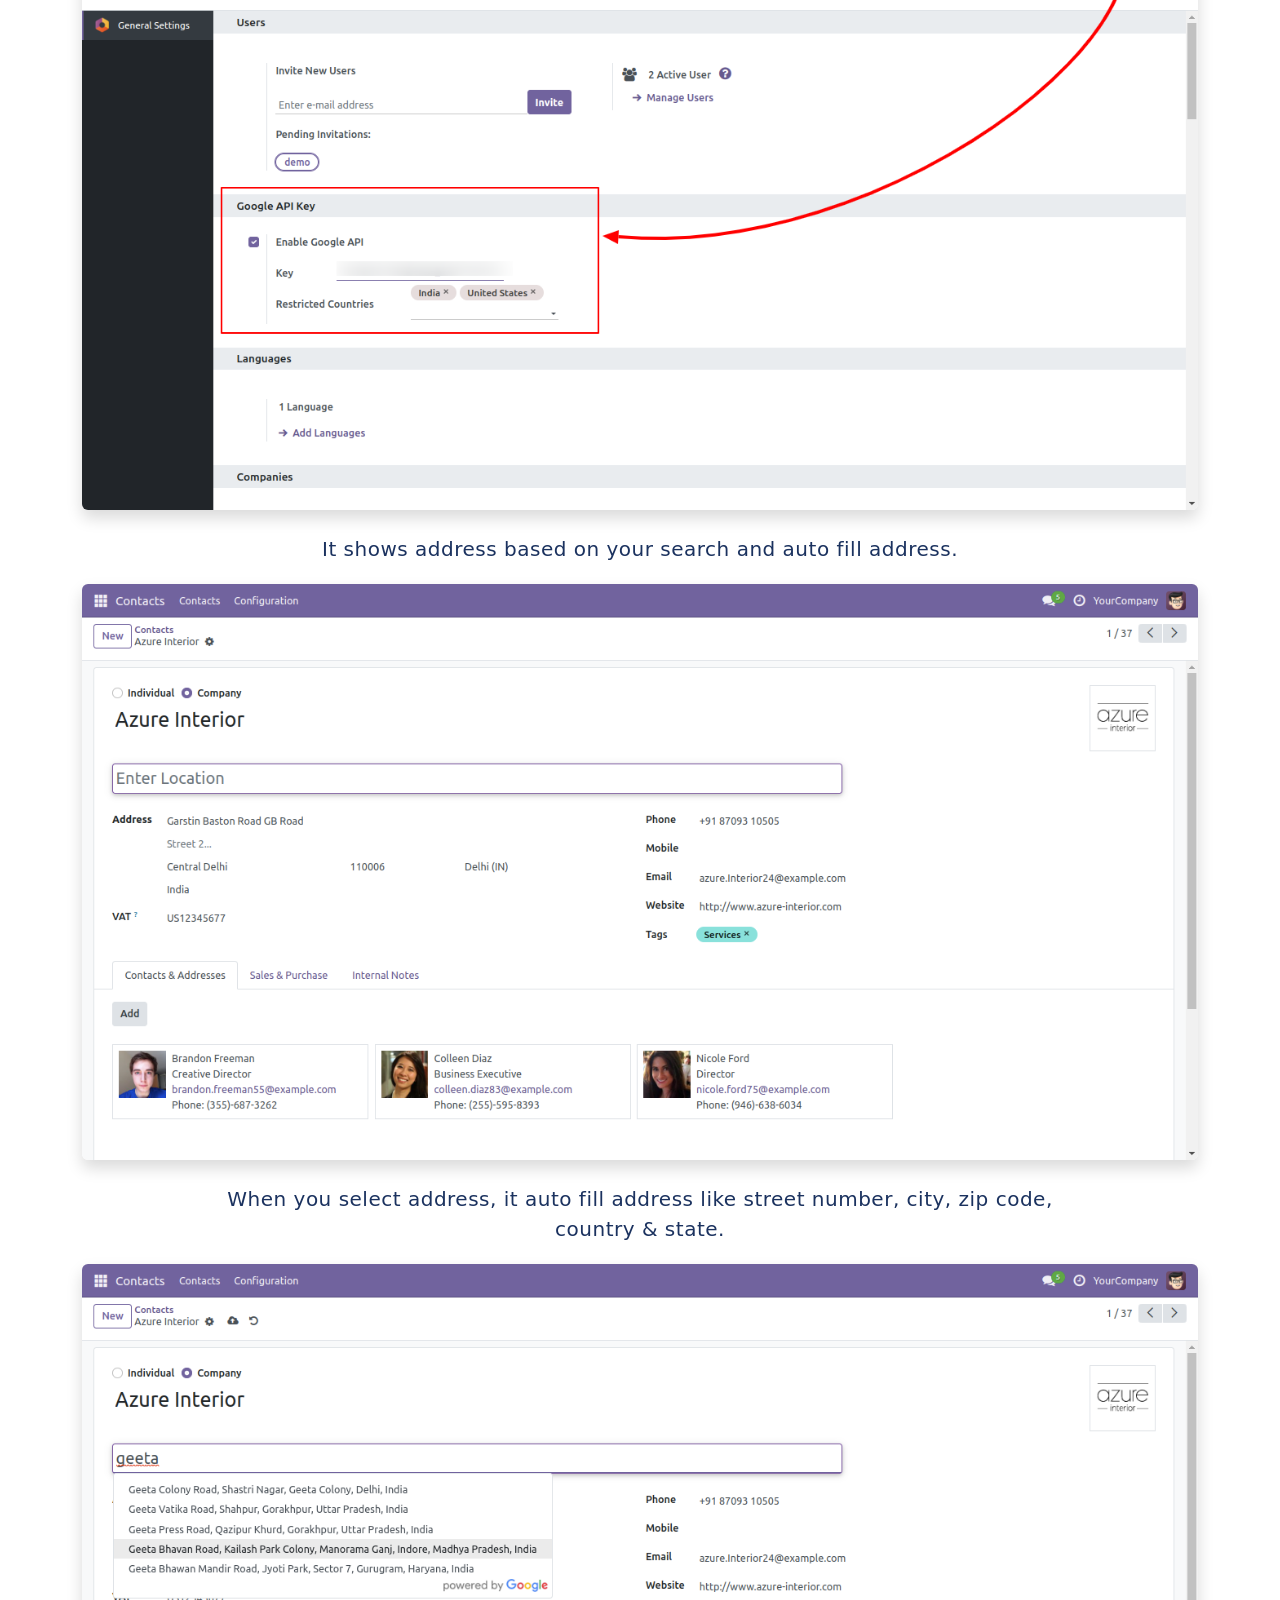
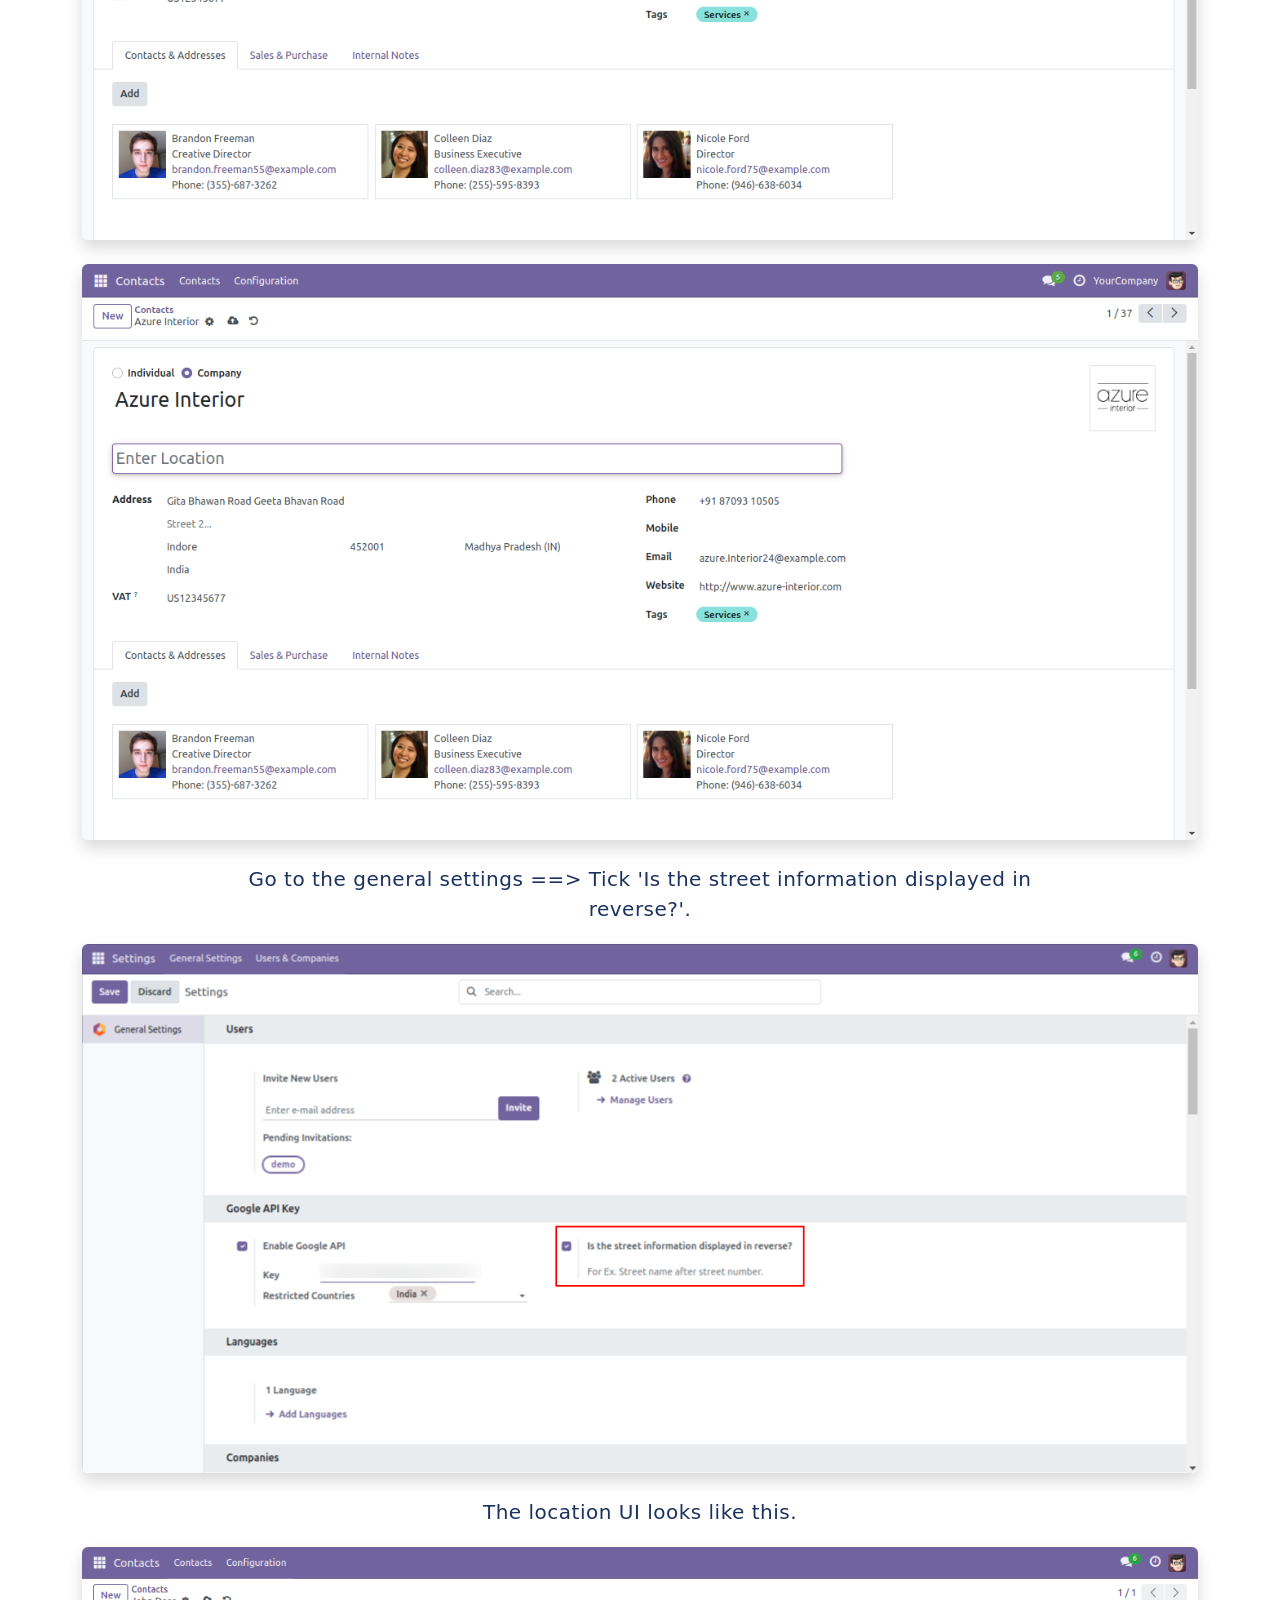
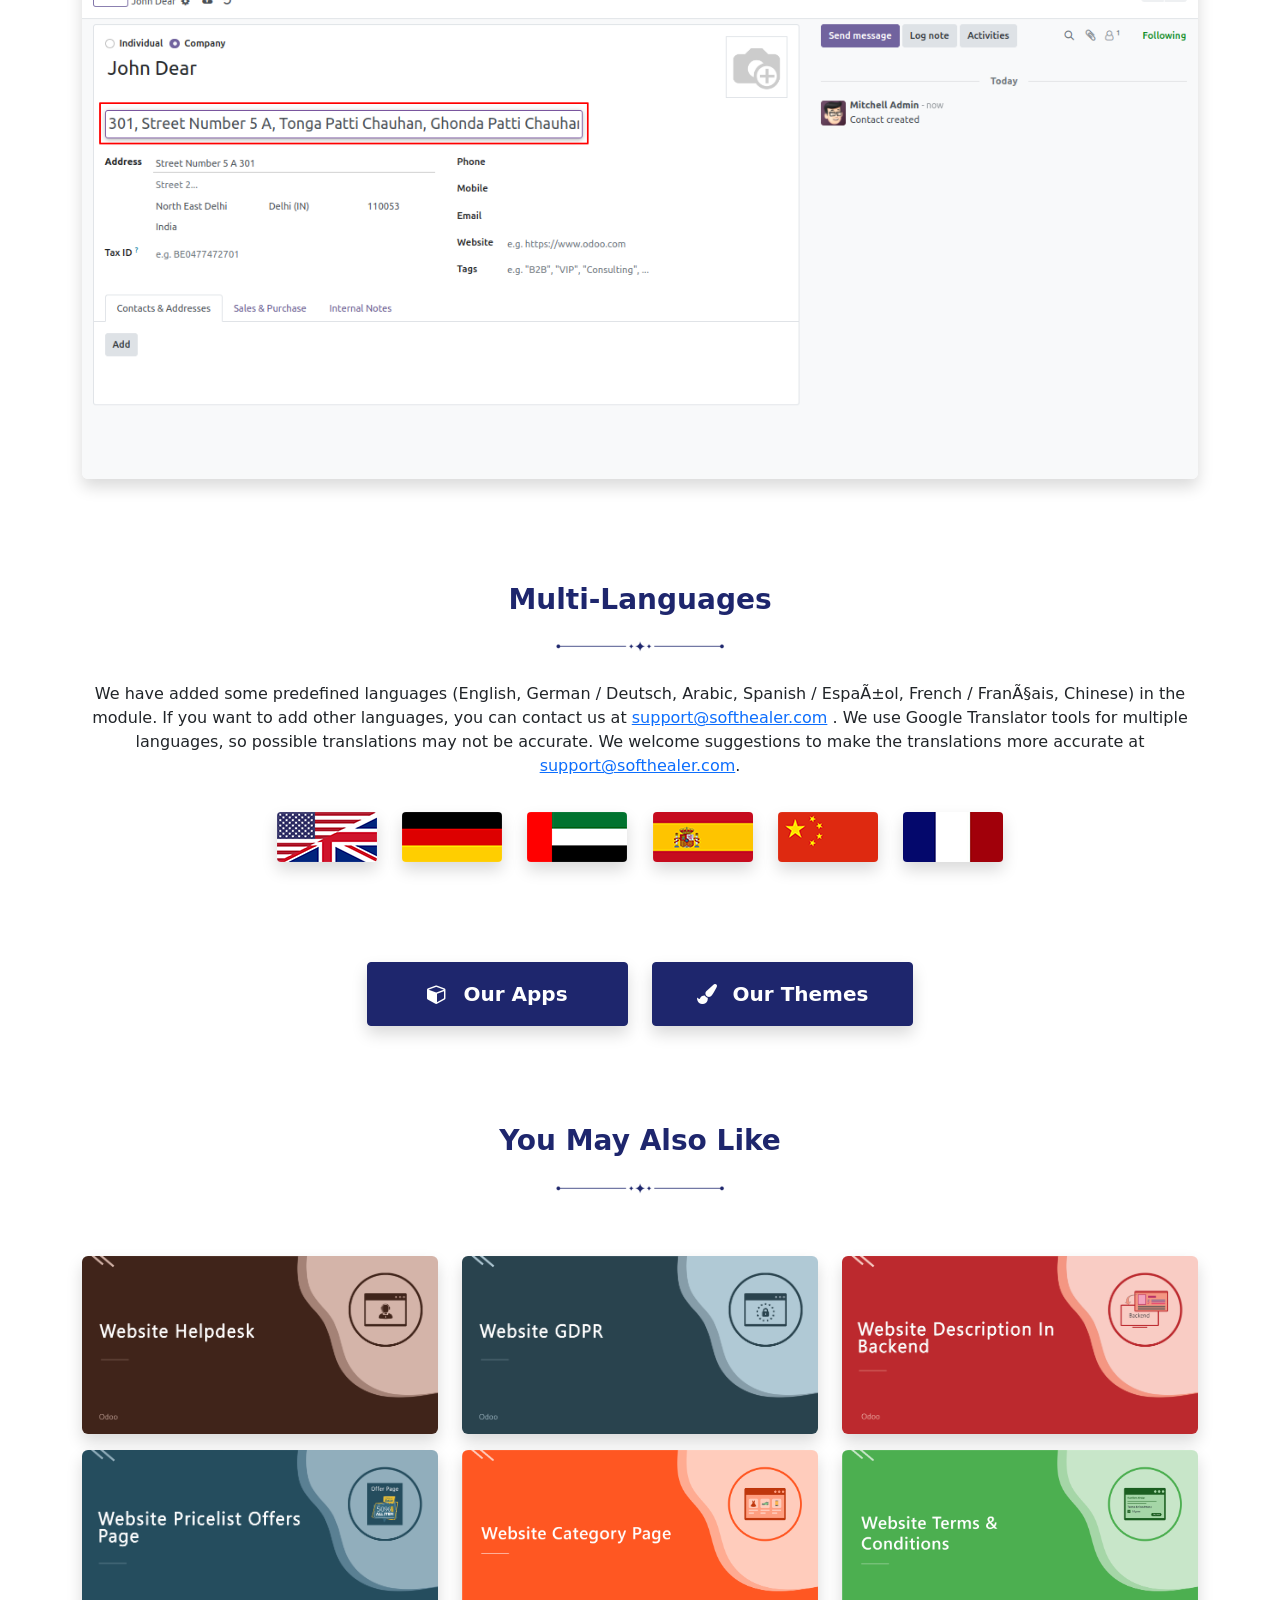
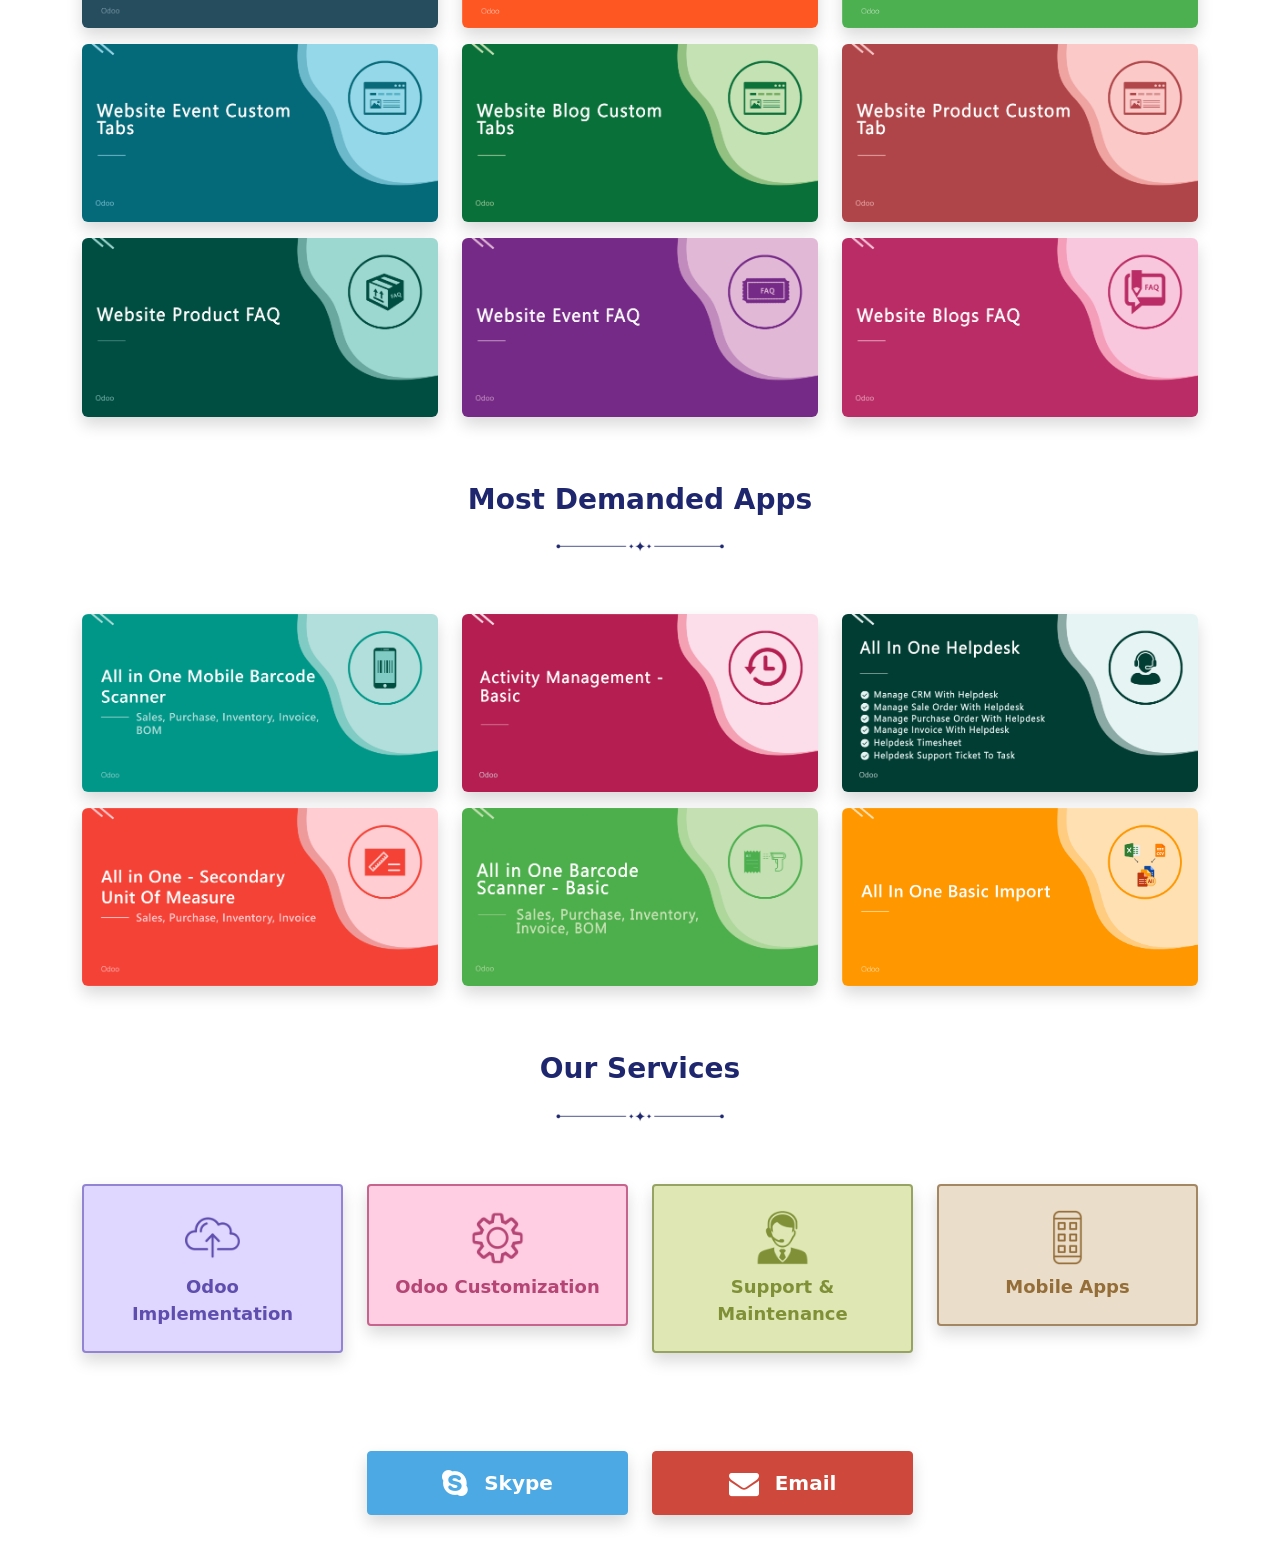
<file: sh_contact_address_google_place/static/description/index.html>
<!DOCTYPE html>
<html>
   <head>
      <title></title>
      <!-- <link rel="stylesheet" href="https://maxcdn.bootstrapcdn.com/bootstrap/4.5.0/css/bootstrap.min.css"> -->
      <link href="https://cdn.jsdelivr.net/npm/bootstrap@5.0.2/dist/css/bootstrap.min.css" rel="stylesheet" integrity="sha384-EVSTQN3/azprG1Anm3QDgpJLIm9Nao0Yz1ztcQTwFspd3yD65VohhpuuCOmLASjC" crossorigin="anonymous">
      <link rel="stylesheet" href="https://cdnjs.cloudflare.com/ajax/libs/font-awesome/4.7.0/css/font-awesome.min.css">
      <!-- <script src="https://ajax.googleapis.com/ajax/libs/jquery/3.5.1/jquery.min.js"></script>
      <script src="https://cdnjs.cloudflare.com/ajax/libs/popper.js/1.16.0/umd/popper.min.js"></script>
      <script src="https://maxcdn.bootstrapcdn.com/bootstrap/4.5.0/js/bootstrap.min.js"></script> -->
      <script src="https://cdn.jsdelivr.net/npm/bootstrap@5.0.2/dist/js/bootstrap.bundle.min.js" integrity="sha384-MrcW6ZMFYlzcLA8Nl+NtUVF0sA7MsXsP1UyJoMp4YLEuNSfAP+JcXn/tWtIaxVXM" crossorigin="anonymous"></script>


   </head>
   <body>
      <section id="sh_module_header" class="sh_module_header">
         <div class="container">
            <div class="sh_center text-center" style='margin: 2rem 0;'>
               <div class="row align-items-center" style='align-items: center;'>
                  <div class="col-lg-4 col-md-4 col-sm-12" style='text-align: left;'>
                     <img src='shapes/softhealer.png' alt='logo' style="width: 80%;">
                  </div>
                  <div class="col-lg-8 col-md-8 col-sm-12" style='text-align: right;'>
                     <span class='btn btn-primary' style="position: relative; overflow: hidden; border: 1px solid transparent; padding: .375rem .75rem; font-size: 1rem; line-height: 1.5; border-radius: .25rem; background-color: #1e266d;border-color: #1e266d;"><i class='fa fa-check' style="margin-right: 9px;"></i>Community</span>
                     <span class='btn btn-primary' style="position: relative; overflow: hidden; border: 1px solid transparent; padding: .375rem .75rem; font-size: 1rem; line-height: 1.5; border-radius: .25rem; background-color: #1e266d;border-color: #1e266d;"><i class='fa fa-check' style="margin-right: 9px;"></i>Enterprise</span>
                     <span class='btn btn-primary' style="position: relative; overflow: hidden; border: 1px solid transparent; padding: .375rem .75rem; font-size: 1rem; line-height: 1.5; border-radius: .25rem; background-color: #1e266d;border-color: #1e266d;"><i class='fa fa-check' style="margin-right: 9px;"></i>Odoo.sh</span>
                  </div>
               </div>
            </div>
         </div>
      </section>
      <!-- heading  -->
      <section id="sh_module_desc" class="sh_module_desc" style="padding-top: 50px;">
         <div class="container">
            <div class="sh_center text-center">
               <h4 style="font-size: 31px;font-weight: 600;color: #1e266d;margin-bottom: 10px;">Partner Address Autofill</h4>
               <!-- <img src="shape.png" style="width: 100px;display: block;text-align: center;margin: auto;margin-bottom: 20px;" /> -->
               <img src="shapes/heading.png" alt="heading" />
               <p style="color: #616060;font-size: 19px;margin: 0;letter-spacing: 1px;margin-top: 12px;">
                  This module allows to auto fill company address quickly. Once you configure google API key it auto fill address like street number, city, zip code, country & state.
               </p>
            </div>
         </div>
      </section>

      
   <!-- For 1 Youtube Video  -->
      <section id="sh_youtube_videos" class="sh_youtube_videos" style="padding-top: 50px;">
         <div class="container">
            <div class="row">
               <div class="col-lg-3 hidden-xs" style="padding: 2.5rem 1rem !important;">
               </div>
               <div class="col-lg-6 col-md-6 col-sm-12 col-12 mb-2">
                  <div class="mx-auto">
                     <a href="https://youtu.be/MHVtlVsQaas" target="_blank"
                     class="shadow rounded py-3 px-4 mb-2 s_tooltip_tabs_tooltip_image s_figure_link text-center btn" style="border-width: 1px;border-style: solid;border-color: #1b325f;color: #1b325f;position: relative; overflow: hidden;text-decoration: none;border-radius: 0px;display: inline-block;font-size: 20px;font-weight: bold;width: 100%;border-radius: 0.25rem !important;"><span><img class="me-2" src="shapes/vd_btn.png" alt="video_btn" style="height: 25px;" /></span><span class="align-middle">How it works? click here to watch video</span></a>
                  </div>
               </div>
               <div class="col-lg-3 hidden-xs" style="padding: 2.5rem 1rem !important;">
               </div>
            </div>
         </div>
      </section>
   <!-- For 1 Youtube Video  -->

<!-- One button section -->
<section class="sh_bg_cover" style="padding:40px 0px; background-color: transparent;">
   <div class="container">
       <div class="sh_center text-center" style="margin-bottom: 40px;">
          <h4 style="font-size: 28px;font-weight: 600;color: #1e266d;margin-bottom: 10px;">Related Modules</h4>
          <!-- <hr style="width: 100px;border-width: 2px;border-color: #1e266d;" /> -->
          <img src="shapes/heading.png" alt="heading" />
       </div>
       <div class="row">
          
          <div class="col-lg-6 col-md-6 mb-2 col-sm-12 col-12 justify-content-center offset-md-3">
             <a href="https://apps.odoo.com/apps/modules/18.0/sh_wsale_address_google_place/" target="_blank" style="text-decoration:none;">
                <div class="box p-3 shadow text-center border border-warning rounded d-flex justify-content-center align-items-center" align="center" style="color:#434343; font-family:sans-serif!important; margin-bottom:0px !important; text-align:justify; text-decoration: none;background-color: #fff8e0;border-radius: 0.25rem !important;">
                   <!-- <img class="me-2" src="d.png" alt="gif" style="height: 25px;" /> -->
                   <span class="fa fa-download" style="font-size: 20px;color: #434343;margin-right: 8px;"></span>
                   <h6 class="mb-0 fw-bold me-2">Website Address Autofill</h6> <span class="badge bg-warning ms-2" style="padding:5px 15px; border-radius:2px; color:#fff !important; font-size: 11px; font-weight:bold;vertical-align: text-top;">Related</span>
                </div>
             </a>
          </div>
          
       </div>
    </div>
 </section> 
<!-- end One button section -->

      <section id="sh_features" class="sh_features" style="padding-top: 50px;background-color: transparent;">
         <div class="container">
            <div class="sh_center text-center mb-5">
               <h4 style="font-size: 28px;font-weight: 600;color: #1e266d;margin-bottom: 10px;">Features</h4>
               <!-- <hr style="width: 100px;border-width: 2px;border-color: #1e266d;" /> -->
               <img src="shapes/heading.png" alt="heading" />
            </div>
            <div id="Feature" class="tab-pane active">
               <ul style="padding: 0;list-style: none;">
                  <li class="shadow rounded" style="padding: 20px;margin-bottom: 20px;font-size: 16px;color: #212121;font-weight: 600;letter-spacing: 1px;display: block;border-radius: 0.25rem !important;"><span class="fa fa-arrow-right" style="color: #1e266d;font-weight: 600;font-size: 18px;padding-right: 10px;"></span> Easy to fill partner address.
                  </li>
                  <li class="shadow rounded" style="padding: 20px;margin-bottom: 20px;font-size: 16px;color: #212121;font-weight: 600;letter-spacing: 1px;display: block;border-radius: 0.25rem !important;"><span class="fa fa-arrow-right" style="color: #1e266d;font-weight: 600;font-size: 18px;padding-right: 10px;"></span> Auto fill address based on your search.
                  </li>
                  <li class="shadow rounded" style="padding: 20px;margin-bottom: 20px;font-size: 16px;color: #212121;font-weight: 600;letter-spacing: 1px;display: block;border-radius: 0.25rem !important;"><span class="fa fa-arrow-right" style="color: #1e266d;font-weight: 600;font-size: 18px;padding-right: 10px;"></span> Auto fill address like street number, city, zip code, country & state.
                  </li>
                  <li class="shadow rounded" style="padding: 20px;margin-bottom: 20px;font-size: 16px;color: #212121;font-weight: 600;letter-spacing: 1px;display: block;border-radius: 0.25rem !important;"><span class="fa fa-arrow-right" style="color: #1e266d;font-weight: 600;font-size: 18px;padding-right: 10px;"></span> No need to enter address manually.
                  </li>
                  <li class="shadow rounded" style="padding: 20px;margin-bottom: 20px;font-size: 16px;color: #212121;font-weight: 600;letter-spacing: 1px;display: block;border-radius: 0.25rem !important;"><span class="fa fa-arrow-right" style="color: #1e266d;font-weight: 600;font-size: 18px;padding-right: 10px;"></span> You can view only the data from restricted countries added here.
                  </li>
               </ul>
            </div>
         </div>
      </section>

      <section id="sh_tab" class="sh_tab" style="padding-top: 50px;background-color: transparent;">
         <div class="">
            <ul class="nav nav-tabs justify-content-center bg-transparent" id="nav-tab" role="tablist">
               <li class="nav-item" role="presentation">
                 <a class="nav-link text-dark active" id="pills-home-tab-a" data-bs-toggle="pill" data-bs-target="#Configurations" type="button" role="tab" aria-controls="pills-home" aria-selected="false">Setup</a>
               </li>
               <li class="nav-item text-black" role="presentation">
                 <a class="nav-link text-dark" id="pills-profile-tab-b" data-bs-toggle="pill" data-bs-target="#Release" type="button" role="tab" aria-controls="pills-profile" aria-selected="false">Releases</a>
               </li>
               <li class="nav-item text-black" role="presentation">
                 <a class="nav-link text-dark " id="pills-contact-tab-c" data-bs-toggle="pill" data-bs-target="#FAQ" type="button" role="tab" aria-controls="pills-contact" aria-selected="true">FAQs</a>
               </li>
               <li class="nav-item text-black position-relative" role="presentation">
                  <a class="nav-link text-dark " id="pills-contact-tab-c" data-bs-toggle="pill" data-bs-target="#Support" type="button" role="tab" aria-controls="pills-contact" aria-selected="true">Support</a>
                </li>
             </ul>
            <div class="tab-content" style="padding-top: 30px;background-color: transparent;padding-bottom: 30px;">
               
               <!-- tab 2 -->
               <div id="Configurations" class="tab-pane active sh_configuration">
                  <section id="sh_configuration">
                     <div class="container">
                        <div class="text-center">
                           <p style="color: #1b325f;font-size: 20px;max-width: 75%;margin: auto;margin-bottom: 20px;letter-spacing: .5px;"> 
                              Go to the general settings and enable the 'Enable Google API' and set the key and select the restricted countries.
                           </p>
                           <div class="col-md-12">
                              <img class="img-responsive rounded shadow" src="screenshots/1.png" style="width: 100%;" />
                           </div>
                           <br/>
                           <p style="color: #1b325f;font-size: 20px;max-width: 75%;margin: auto;margin-bottom: 20px;letter-spacing: .5px;"> 
                              It shows address based on your search and auto fill address.
                           </p>
                           <div class="col-md-12">
                              <img class="img-responsive rounded shadow" src="screenshots/2.png" style="width: 100%;" />
                           </div>
                           <br/>
                           <p style="color: #1b325f;font-size: 20px;max-width: 75%;margin: auto;margin-bottom: 20px;letter-spacing: .5px;"> 
                              When you select address, it auto fill address like street number, city, zip code, country & state.
                           </p>
                           <div class="col-md-12">
                              <img class="img-responsive rounded shadow" src="screenshots/3.png" style="width: 100%;" />
                              <br/>
                              <br/>
                              <img class="img-responsive rounded shadow" src="screenshots/4.png" style="width: 100%;" />
                           </div>
                           <br/>
                           <p style="color: #1b325f;font-size: 20px;max-width: 75%;margin: auto;margin-bottom: 20px;letter-spacing: .5px;"> 
                              Go to the general settings ==> Tick 'Is the street information displayed in reverse?'.
                           </p>
                           <div class="col-md-12">
                              <img class="img-responsive rounded shadow" src="screenshots/6.png" style="width: 100%;" />
                           </div>
                           <br/>
                           <p style="color: #1b325f;font-size: 20px;max-width: 75%;margin: auto;margin-bottom: 20px;letter-spacing: .5px;"> 
                              The location UI looks like this.
                           </p>
                           <div class="col-md-12">
                              <img class="img-responsive rounded shadow" src="screenshots/5.png" style="width: 100%;" />
                           </div>
                           <br/>
                        </div>
                     </div>
                  </section>
               </div>
               <!-- tab 2 -->

               <!-- tab 3 -->
               <div id="Release" class="tab-pane fade container sh_release">
                  <div class="sh_content shadow rounded bg-white" style="padding: 20px;margin-bottom: 15px;">
                     <h4 style="font-size: 16px;margin: 0;color: #212121;text-decoration: none;font-weight: 600;letter-spacing: 1px;display: block;"><span class="fa fa-hand-o-right" style="color: #1e266d;font-weight: 600;font-size: 18px;padding-right: 10px;"></span> <span>Version 18.0.2</span> | <span style="color: #1e266d;">Released on : 24<sup>th</sup> February 2025</span></h4>
                     <div style="font-size: 16px;padding-left: 32px;color: #555;margin: 0;padding-top: 15px;">
                        <div style=" font-weight: normal;" class="d-flex align-items-center"> <span
                                      class="bg-warning me-2"
                                      style="
                                          background: #ff9800;
                                          padding: 5px 10px;
                                          border-radius: 3px;
                                          color: #fff  !important;
                                          font-size: 9px;
                                          text-transform: uppercase;
                                          font-weight: bold;
                                          box-shadow: 0 1px 3px rgba(0, 0, 0, 0.12), 0 1px 2px rgba(0, 0, 0, 0.24);
                                      "
                                  >
                                      Update
                                  </span>
                                  <span style="vertical-align: middle;font-size: 15px;">Improvements Based on the Latest Odoo Code Changes.</span></div>
                     </div>
                  </div>
                  <div class="sh_content shadow rounded bg-white" style="padding: 20px;margin-bottom: 15px;">
                     <h4 style="font-size: 16px;margin: 0;color: #212121;text-decoration: none;font-weight: 600;letter-spacing: 1px;display: block;"><span class="fa fa-hand-o-right" style="color: #1e266d;font-weight: 600;font-size: 18px;padding-right: 10px;"></span> <span>Version 18.0.1</span> | <span style="color: #1e266d;">Released on : 4<sup>th</sup> December 2024</span></h4>
                     <div style="font-size: 16px;padding-left: 32px;color: #555;margin: 0;padding-top: 15px;">
                        <div style="font-weight: normal;" class="d-flex align-items-center">
                           <span class="badge me-2" style="background-color: #1e266d !important; padding: 5px 15px; border-radius: 3px; color: #fff !important; font-size: 9px;text-transform: uppercase; font-weight: bold; box-shadow: 0 1px 3px rgba(0, 0, 0, 0.12), 0 1px 2px rgba(0, 0, 0, 0.24);">
                              Initial
                           </span>
                           <span style="vertical-align: middle;font-size: 15px;">Initial Release.</div>
                     </div>
                  </div>

               </div>
               <!-- tab 3 -->
               <!-- tab 4 -->
               <div id="FAQ" class="tab-pane fade container sh_faq">
                  <div class="demo">
                     <div class="panel-group" id="accordion" role="tablist">
                        <div class="panel panel-default shadow rounded bg-white" style="padding: 20px;margin-bottom: 20px;">
                           <div class="panel-heading" role="tab" id="headingOne" style="border: 0;padding: 0;">
                              <h4 class="panel-title" style="margin: 0;">
                                 <a role="button" data-bs-toggle="collapse" data-bs-parent="#accordion" href="#collapseOne" aria-expanded="true" aria-controls="collapseOne" style="font-size: 16px;margin: 0;color: #212121;text-decoration: none;font-weight: 600;letter-spacing: 1px;display: flex;">
                                    <span class="fa fa-hand-o-right" style="color: #1e266d;font-weight: 600;font-size: 18px;padding-right: 10px;"></span>
                                    Is this app compatible with Odoo Community as well as Enterprise?
                                    <!--  <span class="fa fa-plus" style="float: right;background-color: #1e266d;width: 35px;height: 35px;text-align: center;line-height: 35px;color: #fff;border-radius: 50%;margin-top: -8px;"></span> -->
                                 </a>
                              </h4>
                           </div>
                           <div id="collapseOne1" class="panel-collapse collapse show" role="tabpanel" aria-labelledby="headingOne">
                              <div class="panel-body" style="padding-top: 20px;">
                                 <ul style="list-style-type: none;font-size: 16px;padding-left: 30px;color: #555;margin: 0;">
                                    <li style="margin-bottom: 0px;">Yes, this app works perfectly with Odoo Enterprise (Odoo.sh & On-Premise) as well as Community. </li>
                                 </ul>
                              </div>
                           </div>
                        </div>
                        <div class="panel panel-default shadow rounded bg-white" style="padding: 20px;margin-bottom: 20px;">
                           <div class="panel-heading" role="tab" id="headingThree" style="border: 0;padding: 0;">
                           <h4 class="panel-title" style="margin: 0;">
                              <a class="collapsed" role="button" data-bs-toggle="collapse" data-bs-parent="#accordion" href="#collapseThree" aria-expanded="false" aria-controls="collapseThree" style="font-size: 16px;margin: 0;color: #212121;text-decoration: none;font-weight: 600;letter-spacing: 1px;display: flex;">
                                 <span class="fa fa-hand-o-right" style="color: #1e266d;font-weight: 600;font-size: 18px;padding-right: 10px;"></span> Is this application compatible with odoo.com(odoo saas)? </a>
                           </h4>
                           </div>
                           <div id="collapseThree3" class="panel-collapse collapse show" role="tabpanel" aria-labelledby="headingThree">
                           <div class="panel-body" style="padding-top: 20px;">
                              <ul style="list-style-type: none;font-size: 16px;padding-left: 30px;color: #555;margin: 0;">
                                 <li style="margin-bottom: 0px;">No, this application is not compatible with odoo.com(odoo saas/Odoo Online).</li>
                              </ul>
                           </div>
                           </div>
                        </div>

                        <div class="panel panel-default shadow rounded bg-white" style="padding: 20px;margin-bottom: 20px;">
                           <div class="panel-heading" role="tab" id="headingThree" style="border: 0;padding: 0;">
                              <h4 class="panel-title" style="margin: 0;">
                                 <a class="collapsed" role="button" data-bs-toggle="collapse" data-bs-parent="#accordion" href="#collapseThree" aria-expanded="false" aria-controls="collapseThree" style="font-size: 16px;margin: 0;color: #212121;text-decoration: none;font-weight: 600;letter-spacing: 1px;display: flex;">
                                 <span class="fa fa-hand-o-right" style="color: #1e266d;font-weight: 600;font-size: 18px;padding-right: 10px;"></span>
                                 I want some customization in this app. How can I request it?
                                 </a>
                              </h4>
                           </div>
                           <div id="collapseThree3" class="panel-collapse collapse show" role="tabpanel" aria-labelledby="headingThree">
                              <div class="panel-body" style="padding-top: 20px;">
                                 <ul style="list-style-type: none;font-size: 16px;padding-left: 30px;color: #555;margin: 0;">
                                    <li style="margin-bottom: 0px;">Please Contact Us at <a href='mailto:sales@softhealer.com' style="color: #007bff;font-weight: 600;text-decoration: none;">sales@softhealer.com</a> to request customization.</li>
                                 </ul>
                              </div>
                           </div>
                        </div>

                        <div class="panel panel-default shadow rounded bg-white" style="padding: 20px;margin-bottom: 20px;">
                           <div class="panel-heading" role="tab" id="headingThree" style="border: 0;padding: 0;">
                              <h4 class="panel-title" style="margin: 0;">
                                 <a class="collapsed" role="button" data-bs-toggle="collapse" data-bs-parent="#accordion" href="#collapseThree" aria-expanded="false" aria-controls="collapseThree" style="font-size: 16px;margin: 0;color: #212121;text-decoration: none;font-weight: 600;letter-spacing: 1px;display: flex;">
                                 <span class="fa fa-hand-o-right" style="color: #1e266d;font-weight: 600;font-size: 18px;padding-right: 10px;"></span>
                                 Do i get free updates?
                                 </a>
                              </h4>
                           </div>
                           <div id="collapseThree3" class="panel-collapse collapse show" role="tabpanel" aria-labelledby="headingThree">
                              <div class="panel-body" style="padding-top: 20px;">
                                 <ul style="list-style-type: none;font-size: 16px;padding-left: 30px;color: #555;margin: 0;">
                                    <li style="margin-bottom: 0px;">Yes, you will get free update for lifetime.</li>
                                 </ul>
                              </div>
                           </div>
                        </div>

                        <div class="panel panel-default shadow rounded bg-white" style="padding: 20px;margin-bottom: 20px;">
                           <div class="panel-heading" role="tab" id="headingThree" style="border: 0;padding: 0;">
                              <h4 class="panel-title" style="margin: 0;">
                                 <a class="collapsed" role="button" data-bs-toggle="collapse" data-bs-parent="#accordion" href="#collapseThree" aria-expanded="false" aria-controls="collapseThree" style="font-size: 16px;margin: 0;color: #212121;text-decoration: none;font-weight: 600;letter-spacing: 1px;display: flex;">
                                 <span class="fa fa-hand-o-right" style="color: #1e266d;font-weight: 600;font-size: 18px;padding-right: 10px;"></span>
                                 Do we need to install any additional libraries for using this module?
                                 </a>
                              </h4>
                           </div>
                           <div id="collapseThree3" class="panel-collapse collapse show" role="tabpanel" aria-labelledby="headingThree">
                              <div class="panel-body" style="padding-top: 20px;">
                                 <ul style="list-style-type: none;font-size: 16px;padding-left: 30px;color: #555;margin: 0;">
                                    <li style="margin-bottom: 0px;">No, you don't need to install addition libraries.</li>
                                 </ul>
                              </div>
                           </div>
                        </div>

                        <div class="panel panel-default shadow rounded bg-white" style="padding: 20px;margin-bottom: 20px;">
                           <div class="panel-heading" role="tab" id="headingThree" style="border: 0;padding: 0;">
                              <h4 class="panel-title" style="margin: 0;">
                                 <a class="collapsed" role="button" data-bs-toggle="collapse" data-bs-parent="#accordion" href="#collapseThree" aria-expanded="false" aria-controls="collapseThree" style="font-size: 16px;margin: 0;color: #212121;text-decoration: none;font-weight: 600;letter-spacing: 1px;display: flex;">
                                 <span class="fa fa-hand-o-right" style="color: #1e266d;font-weight: 600;font-size: 18px;padding-right: 10px;"></span>
                                 Do I have to buy my module for each version?
                                 </a>
                              </h4>
                           </div>
                           <div id="collapseThree3" class="panel-collapse collapse show" role="tabpanel" aria-labelledby="headingThree">
                              <div class="panel-body" style="padding-top: 20px;">
                                 <ul style="list-style-type: none;font-size: 16px;padding-left: 30px;color: #555;margin: 0;">
                                    <li style="margin-bottom: 0px;">For version 12 or upper, you will need to purchase the module for each version that you want to use.</li>
                                 </ul>
                              </div>
                           </div>
                        </div>

                        <div class="panel panel-default shadow rounded bg-white" style="padding: 20px;margin-bottom: 20px;">
                           <div class="panel-heading" role="tab" id="headingThree" style="border: 0;padding: 0;">
                              <h4 class="panel-title" style="margin: 0;">
                                 <a class="collapsed" role="button" data-bs-toggle="collapse" data-bs-parent="#accordion" href="#collapseThree" aria-expanded="false" aria-controls="collapseThree" style="font-size: 16px;margin: 0;color: #212121;text-decoration: none;font-weight: 600;letter-spacing: 1px;display: flex;">
                                 <span class="fa fa-hand-o-right" style="color: #1e266d;font-weight: 600;font-size: 18px;padding-right: 10px;"></span>
                                 Do i get free support?
                                 </a>
                              </h4>
                           </div>
                           <div id="collapseThree3" class="panel-collapse collapse show" role="tabpanel" aria-labelledby="headingThree">
                              <div class="panel-body" style="padding-top: 20px;">
                                 <ul style="list-style-type: none;font-size: 16px;padding-left: 30px;color: #555;margin: 0;">
                                    <li style="margin-bottom: 0px;">Yes, we provide free support for 100 days.</li>
                                 </ul>
                              </div>
                           </div>
                        </div>

                        <div class="panel panel-default shadow rounded bg-white" style="padding: 20px;margin-bottom: 20px;">
                           <div class="panel-heading" role="tab" id="headingThree" style="border: 0;padding: 0;">
                              <h4 class="panel-title" style="margin: 0;">
                                 <a class="collapsed" role="button" data-bs-toggle="collapse" data-bs-parent="#accordion" href="#collapseThree" aria-expanded="false" aria-controls="collapseThree" style="font-size: 16px;margin: 0;color: #212121;text-decoration: none;font-weight: 600;letter-spacing: 1px;display: flex;">
                                 <span class="fa fa-hand-o-right" style="color: #1e266d;font-weight: 600;font-size: 18px;padding-right: 10px;"></span>
                                 What If I purchase Module In Wrong Version Can I exchange Module With Other Versions?
                                 </a>
                              </h4>
                           </div>
                           <div id="collapseThree3" class="panel-collapse collapse show" role="tabpanel" aria-labelledby="headingThree">
                              <div class="panel-body" style="padding-top: 20px;">
                                 <ul style="list-style-type: none;font-size: 16px;padding-left: 30px;color: #555;margin: 0;">
                                    <li style="margin-bottom: 0px;">No, We do not provide any kind of exchange.</li>
                                 </ul>
                              </div>
                           </div>
                        </div>
                     </div>
                  </div>
               </div>
               <!-- tab 4 -->
               <!-- tab 5 -->
               <div id="Support" class="tab-pane fade container sh_support">
                  <div class="row">
                     <div class="col-md">
                        <div class="sh_content shadow rounded bg-white" style="padding: 20px;margin-bottom: 0px;">
                           <h4 class="mb-0"><a href="mailto:support@softhealer.com" style="text-decoration: none;color: #212121;font-size: 18px;font-weight: 600;letter-spacing: 1px;"><span class="fa fa-envelope" style="color: #1e266d;padding-right: 10px;font-size: 20px;"></span> Please email us for support at <b style="color: #1e266d">support@softhealer.com</b></a></h4>
                        </div>
                     </div>
                  </div>
               </div>
               <!-- tab 5 -->
            </div>
         </div>
      </section>

      <section id="sh_multi_language" class="sh_multi_language" style="margin: 50px 0;background-color: transparent;">
         <div class="container">
            <div class="sh_center text-center">
            <div class="sh_center text-center mb-3">
                  <h4 style="font-size: 28px;font-weight: 600;color: #1e266d;margin-bottom: 10px;">Multi-Languages</h4>
                  <img src="shapes/heading.png" alt="heading">
               </div>
               <div class="content">

                  We have added some predefined languages (English, German / Deutsch, Arabic, Spanish / Español, French / Français, Chinese) in the module. If you want to add other languages, you can contact us at <a href="support@softhealer.com">support@softhealer.com</a> . We use Google Translator tools for multiple languages, so possible translations may not be accurate. We welcome suggestions to make the translations more accurate at <a href="mailto:support@softhealer.com">support@softhealer.com</a>.
                  <br/><br/>
               </div>
            </div>
            <div class="row">
               <div class="col-lg-12 col-md-12 col-sm-12 col-12">
                  <div class="img" style="text-align: center;">
                     <img class="shadow rounded" src="language/eng.png" title="English" alt="english" style="object-fit: cover;margin: 10px 10px;border-radius: 0.25rem !important;" />
                     <img class="shadow rounded" src="language/german.png" title="Germany" alt="germany" style="object-fit: cover;margin: 10px 10px;border-radius: 0.25rem !important;" />
                     <img class="shadow rounded" src="language/aarab.png" title="Arab" alt="arab" style="object-fit: cover;margin: 10px 10px;border-radius: 0.25rem !important;" />
                     <img class="shadow rounded" src="language/spanish.jpg" title="Spanish" alt="spanish" style="object-fit: cover;margin: 10px 10px;border-radius: 0.25rem !important;" />
                     <img class="shadow rounded" src="language/chinese.png" title="Chinese" alt="Chinese" style="object-fit: cover;margin: 10px 10px;border-radius: 0.25rem !important;" />
                     <img class="shadow rounded" src="language/french.png" title="French" alt="French" style="object-fit: cover;margin: 10px 10px;border-radius: 0.25rem !important;" />
                  </div>
               </div>
            </div>
         </div>
      </section>
      <section class="sh_apps_buttons" style="padding:40px 0px; margin-top:2em;background-color: transparent;">
         <div class="container">
            <div class="sh_center text-center row">
               <div class="col-lg-3 col-md-3 col-sm-12 col-12"></div>
               <div class="col-lg-3 col-md-3 col-sm-12 col-12">
                  <a class="shadow rounded py-3 px-4 mb-2 d-flex align-items-center justify-content-center" style="border-width: 1px;border-style: solid;border-color: #1e266d;color: #fff;position: relative; overflow: hidden;text-decoration: none;border-radius: 0px;display: inline-block;font-size: 20px;font-weight: bold;width: 100%;background-color: #1e266d;border-radius: 0.25rem !important;" href="https://apps.odoo.com/apps/modules/browse?author=Softhealer%20Technologies" target="_blank"><span class="fa fa-cube me-3" style="font-size: 20px;color: #fff;"></span><span class="align-middle">Our Apps</span></a>
               </div>
               <div class="col-lg-3 col-md-3 col-sm-12 col-12">
                  <a class="shadow rounded py-3 px-4 mb-2 d-flex align-items-center justify-content-center" style="border-width: 1px;border-style: solid;border-color: #1e266d;color: #fff;position: relative; overflow: hidden;text-decoration: none;border-radius: 0px;display: inline-block;font-size: 20px;font-weight: bold;width: 100%;background-color: #1e266d;border-radius: 0.25rem !important;" href="https://apps.odoo.com/apps/themes/browse?author=Softhealer%20Technologies" target="_blank"><span class="fa fa-paint-brush me-3" style="font-size: 20px;color: #fff;"></span><span class="align-middle">Our Themes</span></a>
               </div>
               <div class="col-lg-3 col-md-3 col-sm-12 col-12"></div> 
            </div>
         </div>
      </section> 

      <section id="sh_like_module" class="sh_like_module" style="margin: 50px 0;background-color: transparent;">
         <div class="container">
            <div class="sh_center text-center mb-5">
               <h4 style="font-size: 28px;font-weight: 600;color: #1e266d;margin-bottom: 10px;">You May Also Like</h4>
               <img src="shapes/heading.png" alt="heading" />
            </div>
            <div class="row" style="margin-top: 1rem;">
               <div class="col-md-4 mb-3">
               <div class="sh_content shadow rounded" style="text-align: center;">
                  <div class="sh_img">
                     <a href="https://apps.odoo.com/apps/modules/18.0/sh_website_helpdesk/">
                        <img class="rounded" src="youmaylike/image1.png" width="100%">
                     </a>
                  </div>
               </div>
            </div>
            <div class="col-md-4 mb-3">
               <div class="sh_content shadow rounded" style="text-align: center;">
                  <div class="sh_img">
                     <a href="https://apps.odoo.com/apps/modules/17.0/sh_website_gdpr/">
                        <img class="rounded" src="youmaylike/image2.png" width="100%">
                     </a>
                  </div>
               </div>
            </div>
            <div class="col-md-4 mb-3">
               <div class="sh_content shadow rounded" style="text-align: center;">
                  <div class="sh_img">
                     <a href="https://apps.odoo.com/apps/modules/18.0/sh_website_description/">
                        <img class="rounded" src="youmaylike/image3.png" style="width: 100%">
                     </a>
                  </div>
               </div>
            </div>
            <div class="col-md-4 mb-3">
               <div class="sh_content shadow rounded" style="text-align: center;">
                  <div class="sh_img">
                     <a href="https://apps.odoo.com/apps/modules/18.0/sh_website_offers/">
                        <img class="rounded" src="youmaylike/image4.png" style="width: 100%">
                     </a>
                  </div>
               </div>
            </div>
            <div class="col-md-4 mb-3">
               <div class="sh_content shadow rounded" style="text-align: center;">
                  <div class="sh_img">
                     <a href="https://apps.odoo.com/apps/modules/18.0/sh_website_category_page/">
                        <img class="rounded" src="youmaylike/image5.png" style="width: 100%">
                     </a>
                  </div>
               </div>
            </div>
            <div class="col-md-4 mb-3">
               <div class="sh_content shadow rounded" style="text-align: center;">
                  <div class="sh_img">
                     <a href="https://apps.odoo.com/apps/modules/18.0/sh_website_tnc/">
                        <img class="rounded" src="youmaylike/image6.png" style="width: 100%">
                     </a>
                  </div>
               </div>
            </div>
            <div class="col-md-4 mb-3">
               <div class="sh_content shadow rounded" style="text-align: center;">
                  <div class="sh_img">
                     <a href="https://apps.odoo.com/apps/modules/18.0/sh_event_custom_tab/">
                        <img class="rounded" src="youmaylike/image7.png" width="100%">
                     </a>
                  </div>
               </div>
            </div>
            <div class="col-md-4 mb-3">
               <div class="sh_content shadow rounded" style="text-align: center;">
                  <div class="sh_img">
                     <a href="https://apps.odoo.com/apps/modules/18.0/sh_blog_custom_tab/">
                        <img class="rounded" src="youmaylike/image8.png" width="100%">
                     </a>
                  </div>
               </div>
            </div>
            <div class="col-md-4 mb-3">
               <div class="sh_content shadow rounded" style="text-align: center;">
                  <div class="sh_img">
                     <a href="https://apps.odoo.com/apps/modules/18.0/sh_product_custom_tab/">
                        <img class="rounded" src="youmaylike/image9.png" width="100%">
                     </a>
                  </div>
               </div>
            </div>
            <div class="col-md-4 mb-3">
               <div class="sh_content shadow rounded" style="text-align: center;">
                  <div class="sh_img">
                     <a href="https://apps.odoo.com/apps/modules/18.0/sh_product_faq/">
                        <img class="rounded" src="youmaylike/image10.png" width="100%">
                     </a>
                  </div>
               </div>
            </div>
            <div class="col-md-4 mb-3">
               <div class="sh_content shadow rounded" style="text-align: center;">
                  <div class="sh_img">
                     <a href="https://apps.odoo.com/apps/modules/18.0/sh_event_faq/">
                        <img class="rounded" src="youmaylike/image11.png" width="100%">
                     </a>
                  </div>
               </div>
            </div>
            <div class="col-md-4 mb-3">
               <div class="sh_content shadow rounded" style="text-align: center;">
                  <div class="sh_img">
                     <a href="https://apps.odoo.com/apps/modules/18.0/sh_blog_faq/">
                        <img class="rounded" src="youmaylike/image12.png" width="100%">
                     </a>
                  </div>
               </div>
            </div>
            </div>
         </div>
      </section>
      <!-- Most Demanded Apps -->
      <section id="sh_most_demanded_apps" class="sh_most_demanded_apps" style="margin: 50px 0 0px 0px;background-color: transparent;">
         <div class="container">
            <div class="sh_center text-center mb-5">
               <h4 style="font-size: 28px;font-weight: 600;color: #1e266d;margin-bottom: 10px;">Most Demanded Apps</h4>
               <img src="shapes/heading.png" alt="heading" />
            </div>
            <div class="row" style="margin-top: 1rem;">
               <div class="col-md-4 mb-3">
                  <div class="sh_content shadow rounded" style="text-align: center;">
                     <div class="sh_img"> 
                        <a href="https://apps.odoo.com/apps/modules/17.0/sh_all_in_one_mbs/">
                        <img class="rounded" src="most_demanded/d1.png" alt="sh_all_in_one_mbs" width="100%">
                        </a>
                     </div>
                  </div>
               </div>
               <div class="col-md-4 mb-3">
                  <div class="sh_content shadow rounded" style="text-align: center;">
                     <div class="sh_img"> 
                        <a href="https://apps.odoo.com/apps/modules/18.0/sh_activities_management_basic/">
                        <img class="rounded" src="most_demanded/d3.png" alt="sh_activities_management" width="100%">
                        </a>
                     </div>
                  </div>
               </div>
               <div class="col-md-4 mb-3">
                  <div class="sh_content shadow rounded" style="text-align: center;">
                     <div class="sh_img"> 
                        <a href="https://apps.odoo.com/apps/modules/18.0/sh_all_in_one_helpdesk/">
                        <img class="rounded" src="most_demanded/d2.png" alt="sh_all_in_one_helpdesk" style="width: 100%">
                        </a>
                     </div>
                  </div>
               </div>
               <div class="col-md-4 mb-3">
                  <div class="sh_content shadow rounded" style="text-align: center;">
                     <div class="sh_img"> 
                        <a href="https://apps.odoo.com/apps/modules/18.0/sh_secondary_unit/">
                        <img class="rounded" src="most_demanded/d4.png" alt="sh_secondary_unit" width="100%">
                        </a>
                     </div>
                  </div>
               </div>
               <div class="col-md-4 mb-3">
                  <div class="sh_content shadow rounded" style="text-align: center;">
                     <div class="sh_img"> 
                        <a href="https://apps.odoo.com/apps/modules/18.0/sh_barcode_scanner/">
                        <img class="rounded" src="most_demanded/d5.png" alt="sh_barcode_scanner" width="100%">
                        </a>
                     </div>
                  </div>
               </div>
               
               <div class="col-md-4 mb-3">
                  <div class="sh_content shadow rounded" style="text-align: center;">
                     <div class="sh_img"> 
                        <a href="https://apps.odoo.com/apps/modules/18.0/sh_all_in_one_basic_import/">
                        <img class="rounded" src="most_demanded/d6.png" alt="sh_all_in_one_basic_import" style="width: 100%">
                        </a>
                     </div>
                  </div>
               </div>
            </div>
         </div>
      </section>
      <!-- Most Demanded Apps -->
      <section class="sh_our_services" style="padding: 50px 0px;background-color: transparent;">
         <div class="container">
            <div class="sh_center text-center mb-5">
               <h4 style="font-size: 28px;font-weight: 600;color: #1e266d;margin-bottom: 10px;">Our Services</h4>
               <img src="shapes/heading.png" alt="heading" />
            </div>
            <div class="row">
               <div class="col-md-3 text-center">
                  <div class="box p-4 shadow rounded mb-2" style="background-color: #dfd7ff;border: 2px solid #9284d2;border-radius: 0.25rem !important;">
                     <a href="mailto:sales@softhealer.com" target="_blank" style="text-decoration: none;">
                        <div class="icon_img mb-2">
                           <!-- <span class="fa fa-info-circle" style="font-size: 50px;color: #fff;"></span> -->
                           <img src="services/info.png" alt="info" style="height: 55px;"></img>
                        </div>
                        <div class="content">
                           <p class="mb-0" style="font-size: 18px;color: #604eaf;font-weight: bold;">Odoo Implementation</p>
                        </div>
                     </a>
                  </div>
               </div>
               <div class="col-md-3 text-center">
                  <div class="box p-4 shadow rounded mb-2" style="background-color: #ffcee2;border: 2px solid #c5648c;border-radius: 0.25rem !important;">
                     <a href="mailto:sales@softhealer.com" target="_blank" style="text-decoration: none;">
                        <div class="icon_img mb-2">
                           <!-- <span class="fa fa-cogs" style="font-size: 50px;color: #fff;"></span> -->
                           <img src="services/setting.png" alt="setting" style="height: 55px;"></img>
                        </div>
                        <div class="content">
                           <p class="mb-0" style="font-size: 18px;color: #b54574;font-weight: bold;">Odoo Customization</p>
                        </div>
                     </a>
                  </div>
               </div>
               <div class="col-md-3 text-center">
                  <div class="box p-4 shadow rounded mb-2" style="background-color: #dfe8b4;border: 2px solid #97a362;border-radius: 0.25rem !important;">
                     <a href="mailto:sales@softhealer.com" target="_blank" style="text-decoration: none;">
                        <div class="icon_img mb-2">
                           <!-- <span class="fa fa-users" style="font-size: 50px;color: #fff;"></span> -->
                           <img src="services/user.png" alt="user" style="height: 55px;"></img>
                        </div>
                        <div class="content">
                           <p class="mb-0" style="font-size: 18px;color: #7f9037;font-weight: bold;">Support & Maintenance</p>
                        </div>
                     </a>
                  </div>
               </div>
               <div class="col-md-3 text-center">
                  <div class="box p-4 shadow rounded mb-2" style="background-color: #eaddca;border: 2px solid #a38762;border-radius: 0.25rem !important;">
                     <a href="mailto:sales@softhealer.com" target="_blank" style="text-decoration: none;">
                        <div class="icon_img mb-2">
                           <!-- <span class="fa fa-mobile" style="font-size: 50px;color: #fff;"></span> -->
                           <img src="services/mobileapp.png" alt="mobileapp" style="height: 55px;"></img>
                        </div>
                        <div class="content">
                           <p class="mb-0" style="font-size: 18px;color: #946d38;font-weight: bold;">Mobile Apps</p>
                        </div>
                     </a>
                  </div>
               </div>
            </div>
         </div>
      </section>
      <section class="sh_our_contacts" style="padding:40px 0px;background-color: transparent;">
      <div class="container"> 
            <div class="sh_center text-center row">
               <div class="col-lg-3 col-md-3 col-sm-12 col-12"></div>
               <div class="col-lg-3 col-md-3 col-sm-12 col-12">
                  <a class="shadow rounded py-3 px-4 d-flex justify-content-center align-items-center mb-2" style="border-width: 1px;border-style: solid;border-color: #4ca9e3;color: #fff;position: relative; overflow: hidden;text-decoration: none;border-radius: 0px;font-size: 20px;font-weight: bold;width: 100%;background-color: #4ca9e3;border-radius: 0.25rem !important;" href="skype:live:softhealertechnologies?chat" target="_blank"><span class="fa fa-skype me-3" style="font-size: 30px;color: #fff;"></span><span class="align-middle">Skype</span></a>
               </div>
               <div class="col-lg-3 col-md-3 col-sm-12 col-12">
                  <a class="shadow rounded py-3 px-4 d-flex justify-content-center align-items-center mb-2" style="border-width: 1px;border-style: solid;border-color: #ce493b;color: #fff;position: relative; overflow: hidden;text-decoration: none;border-radius: 0px;font-size: 20px;font-weight: bold;width: 100%;background-color: #ce493b;border-radius: 0.25rem !important;" href="mailto:sales@softhealer.com" target="_blank"><span class="fa fa-envelope me-3" style="font-size: 30px;color: #fff;"></span><span class="align-middle">Email</span></a>
               </div>
               <div class="col-lg-3 col-md-3 col-sm-12 col-12"></div> 
            </div>
         </div>
      </section>
   </body>
</html>
</file>
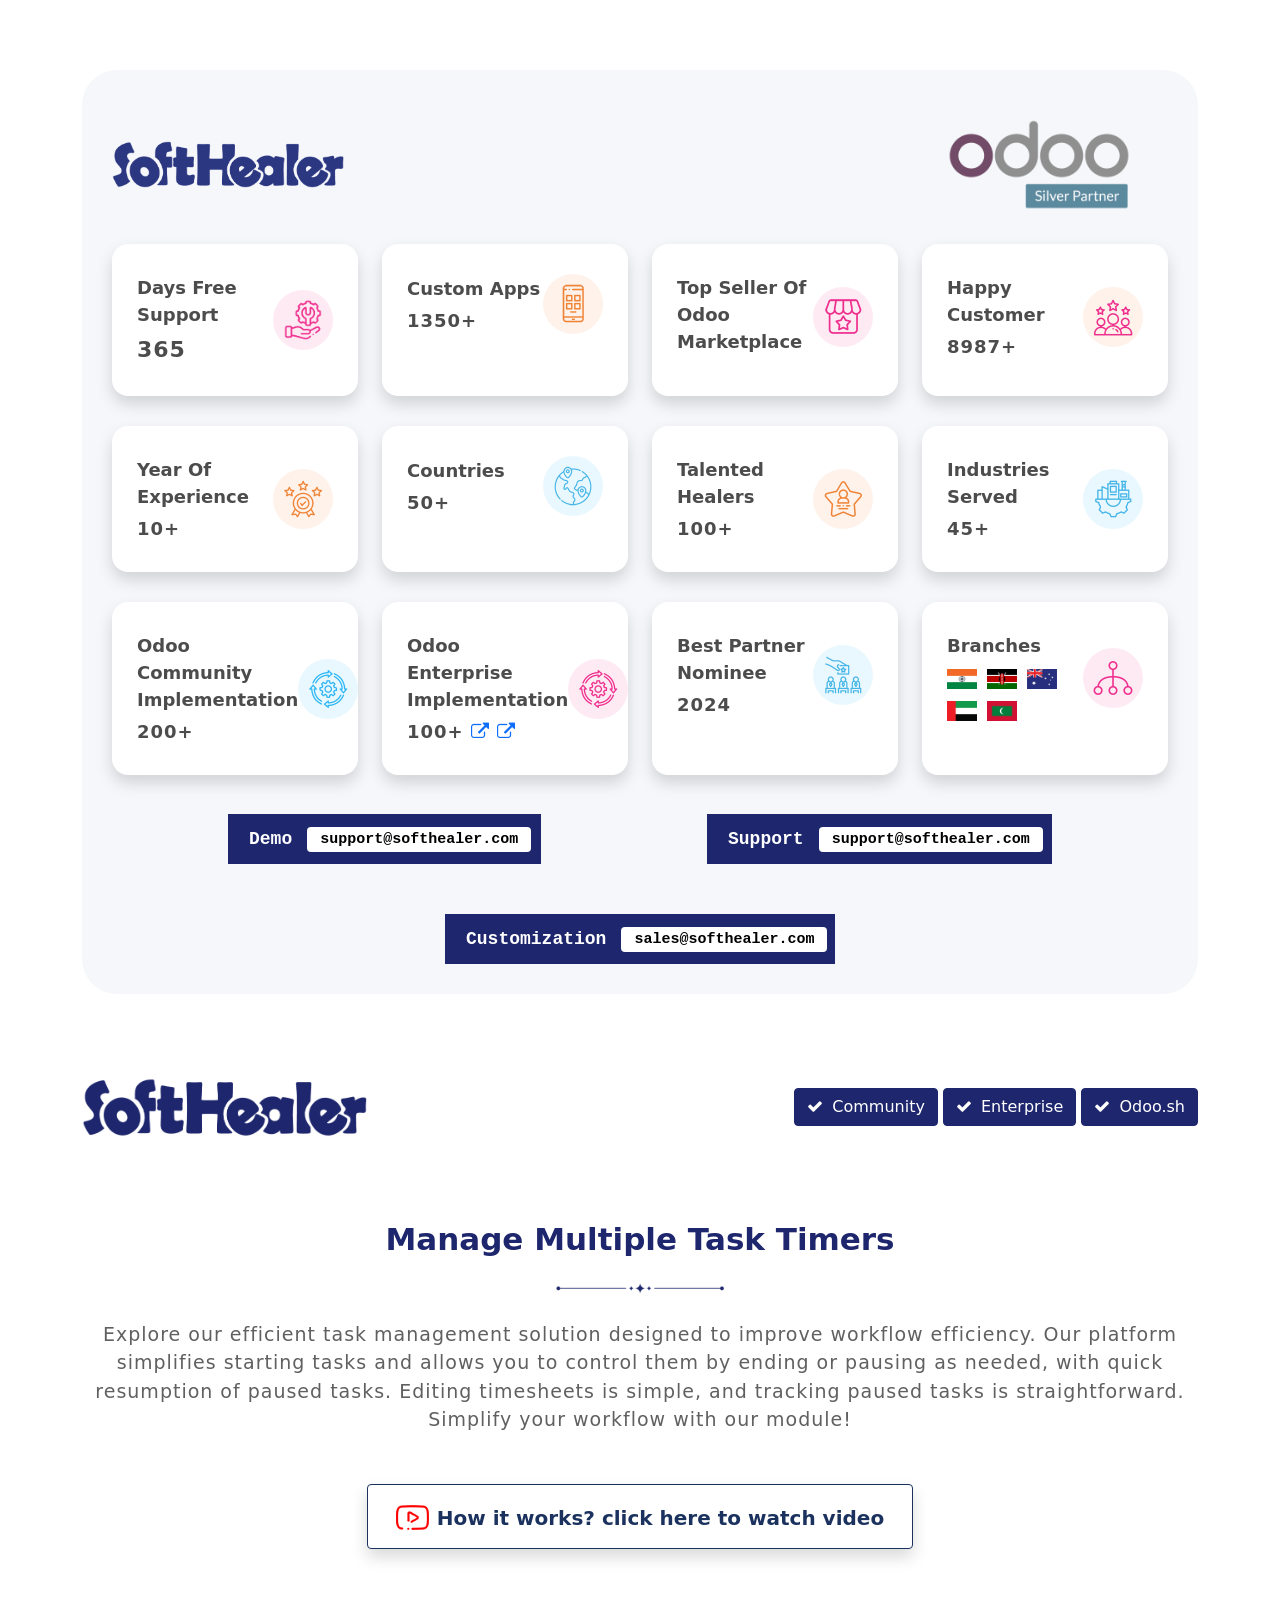
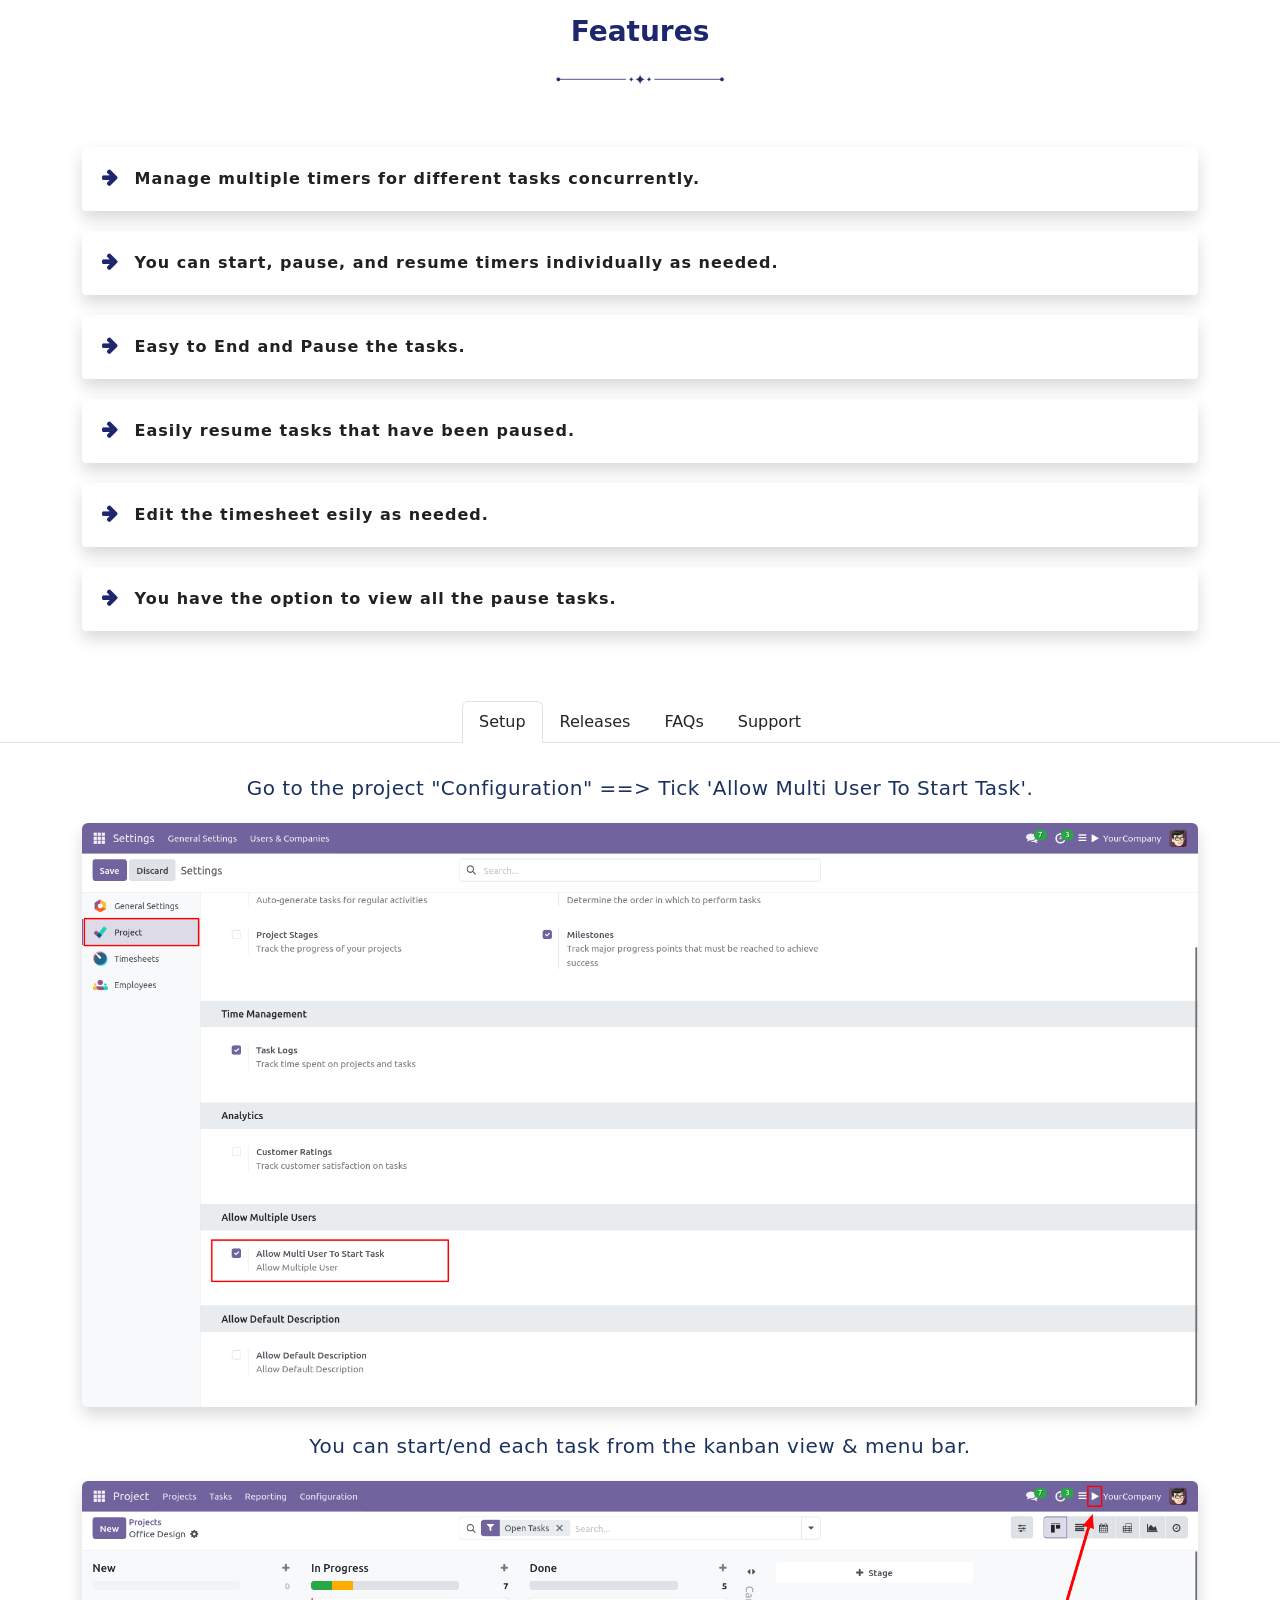
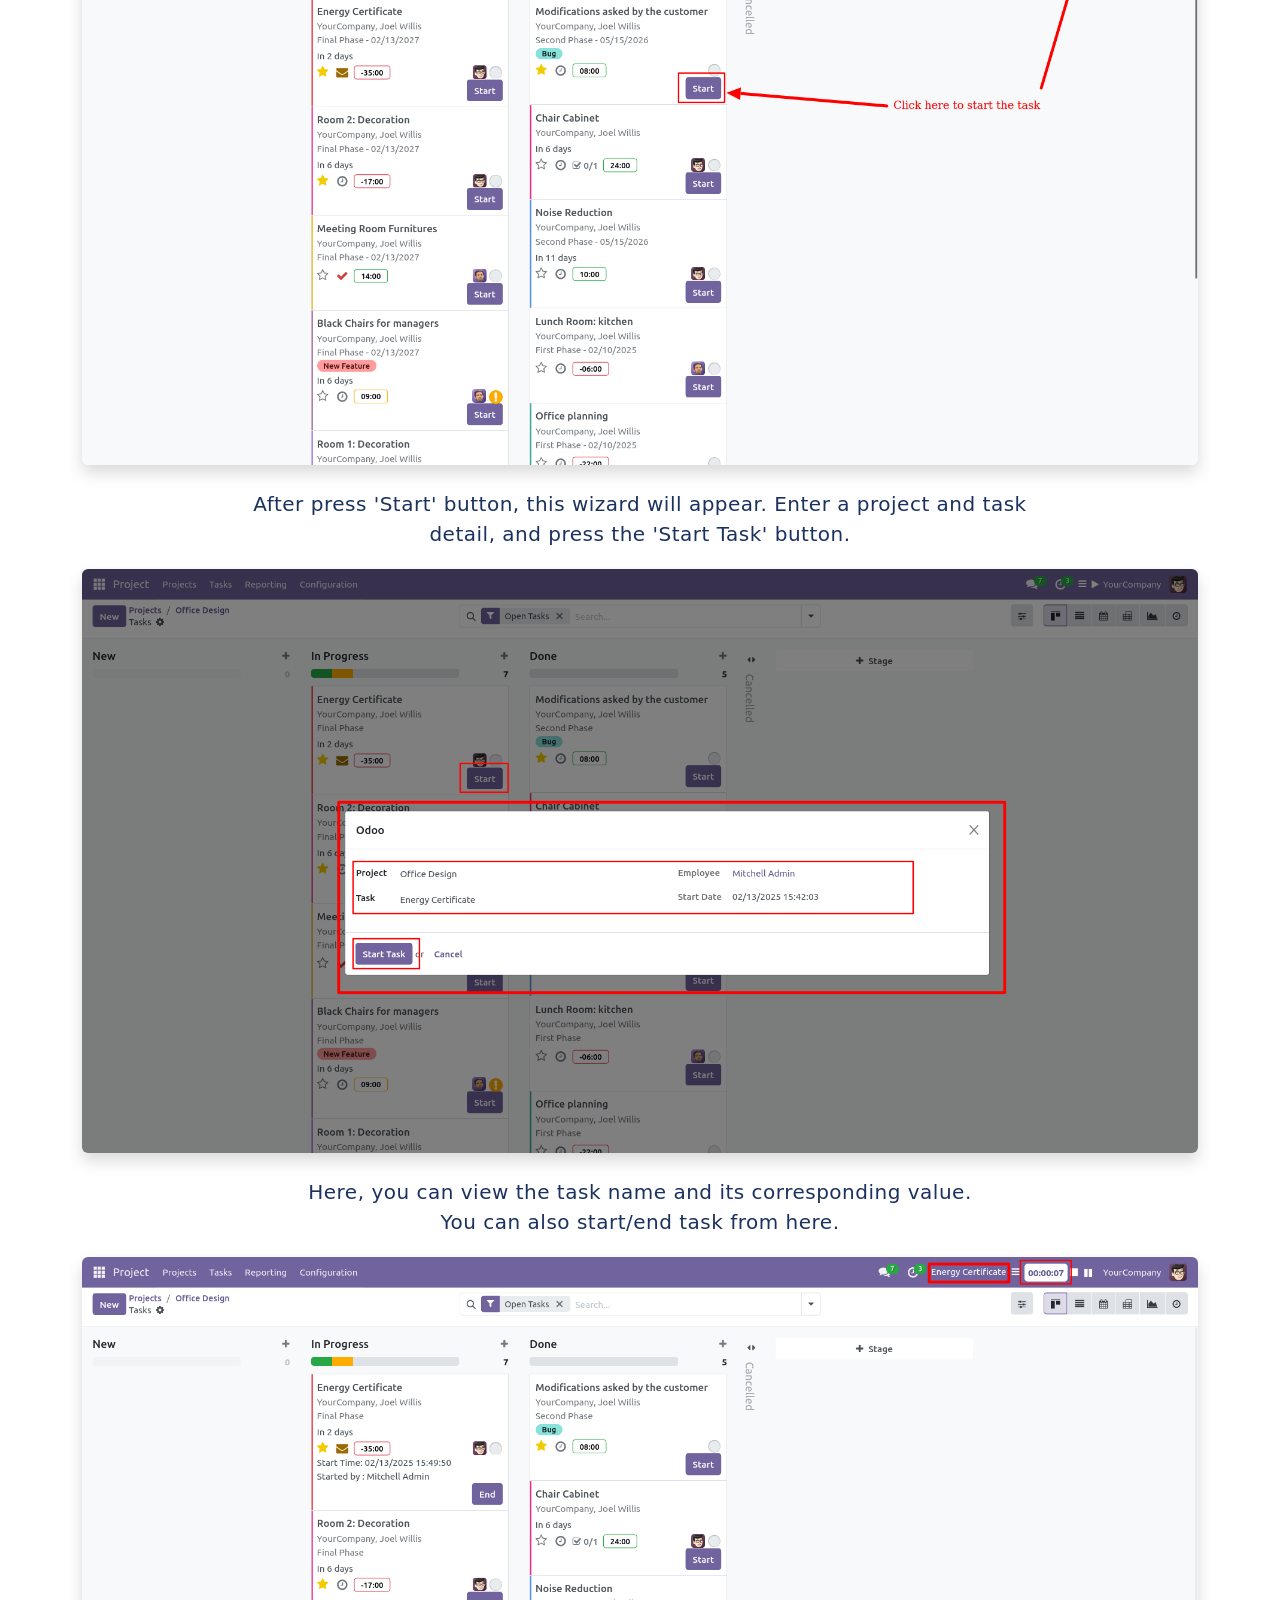
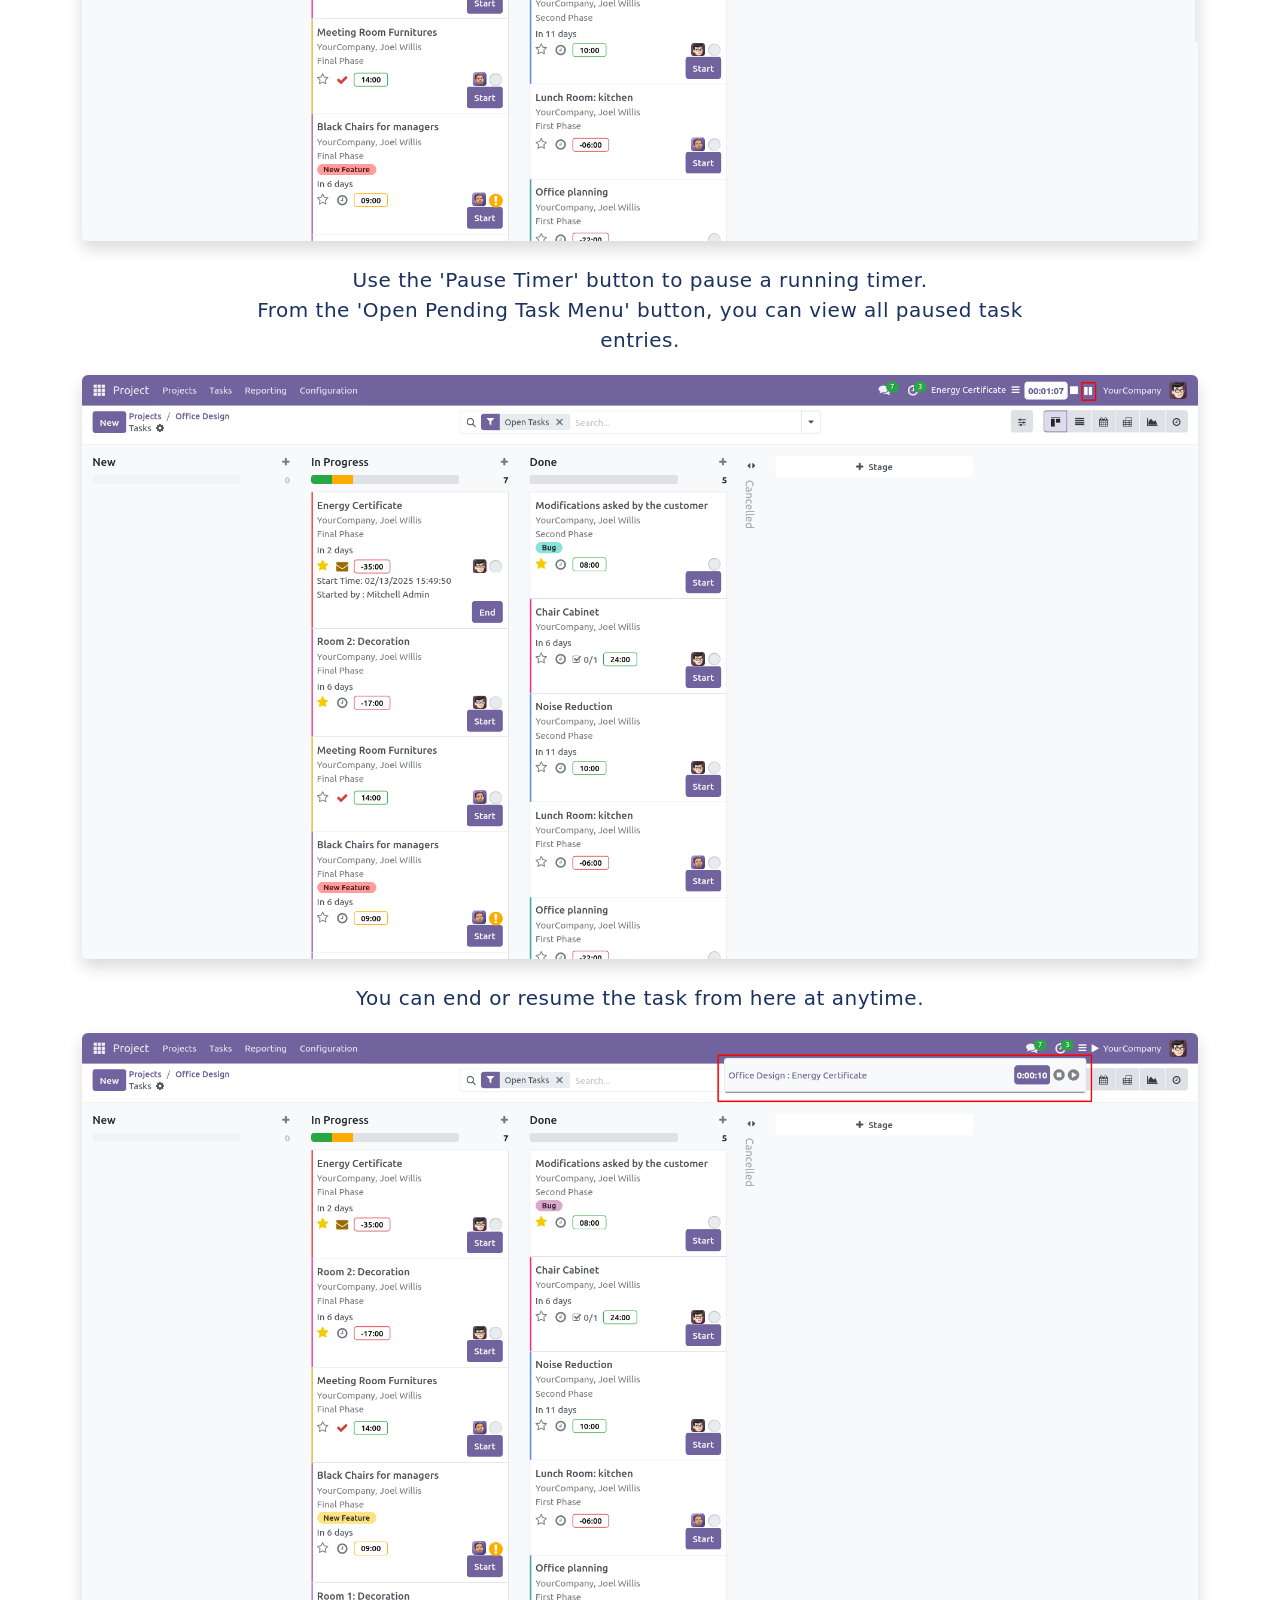
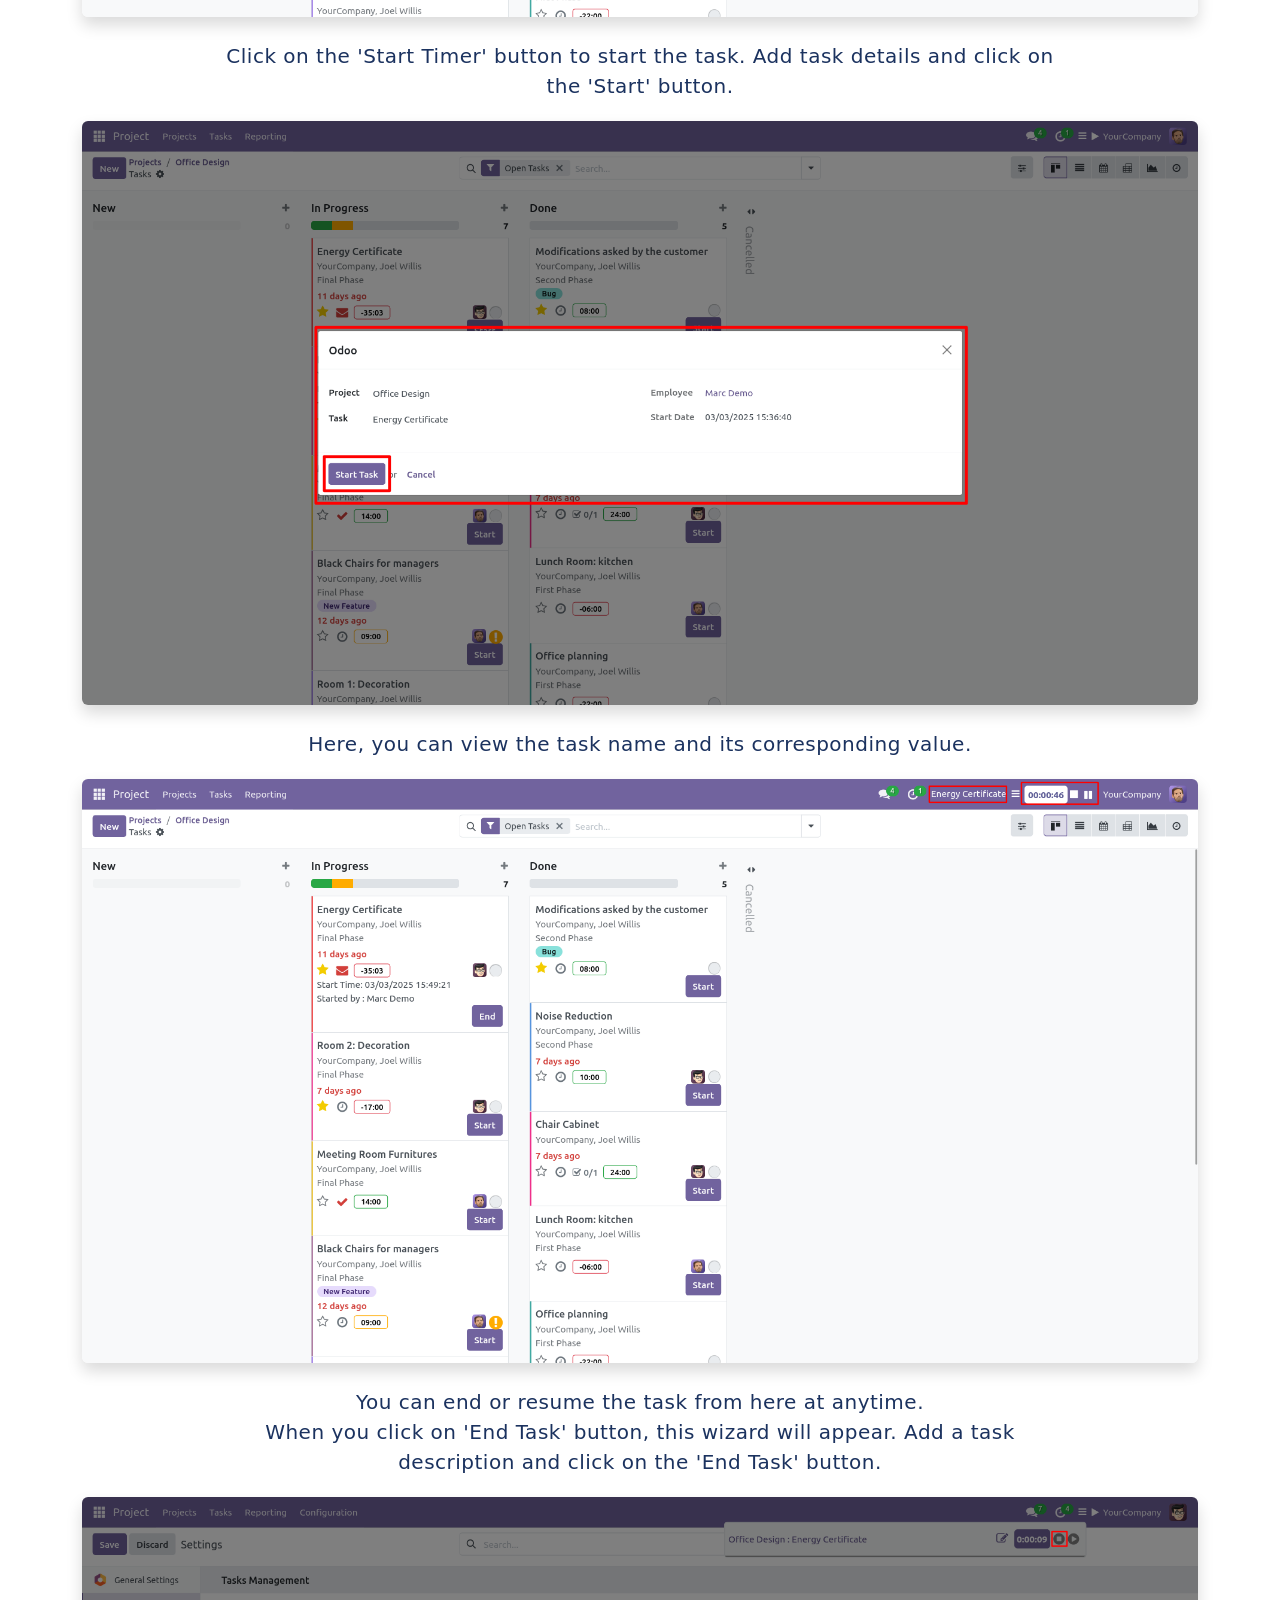
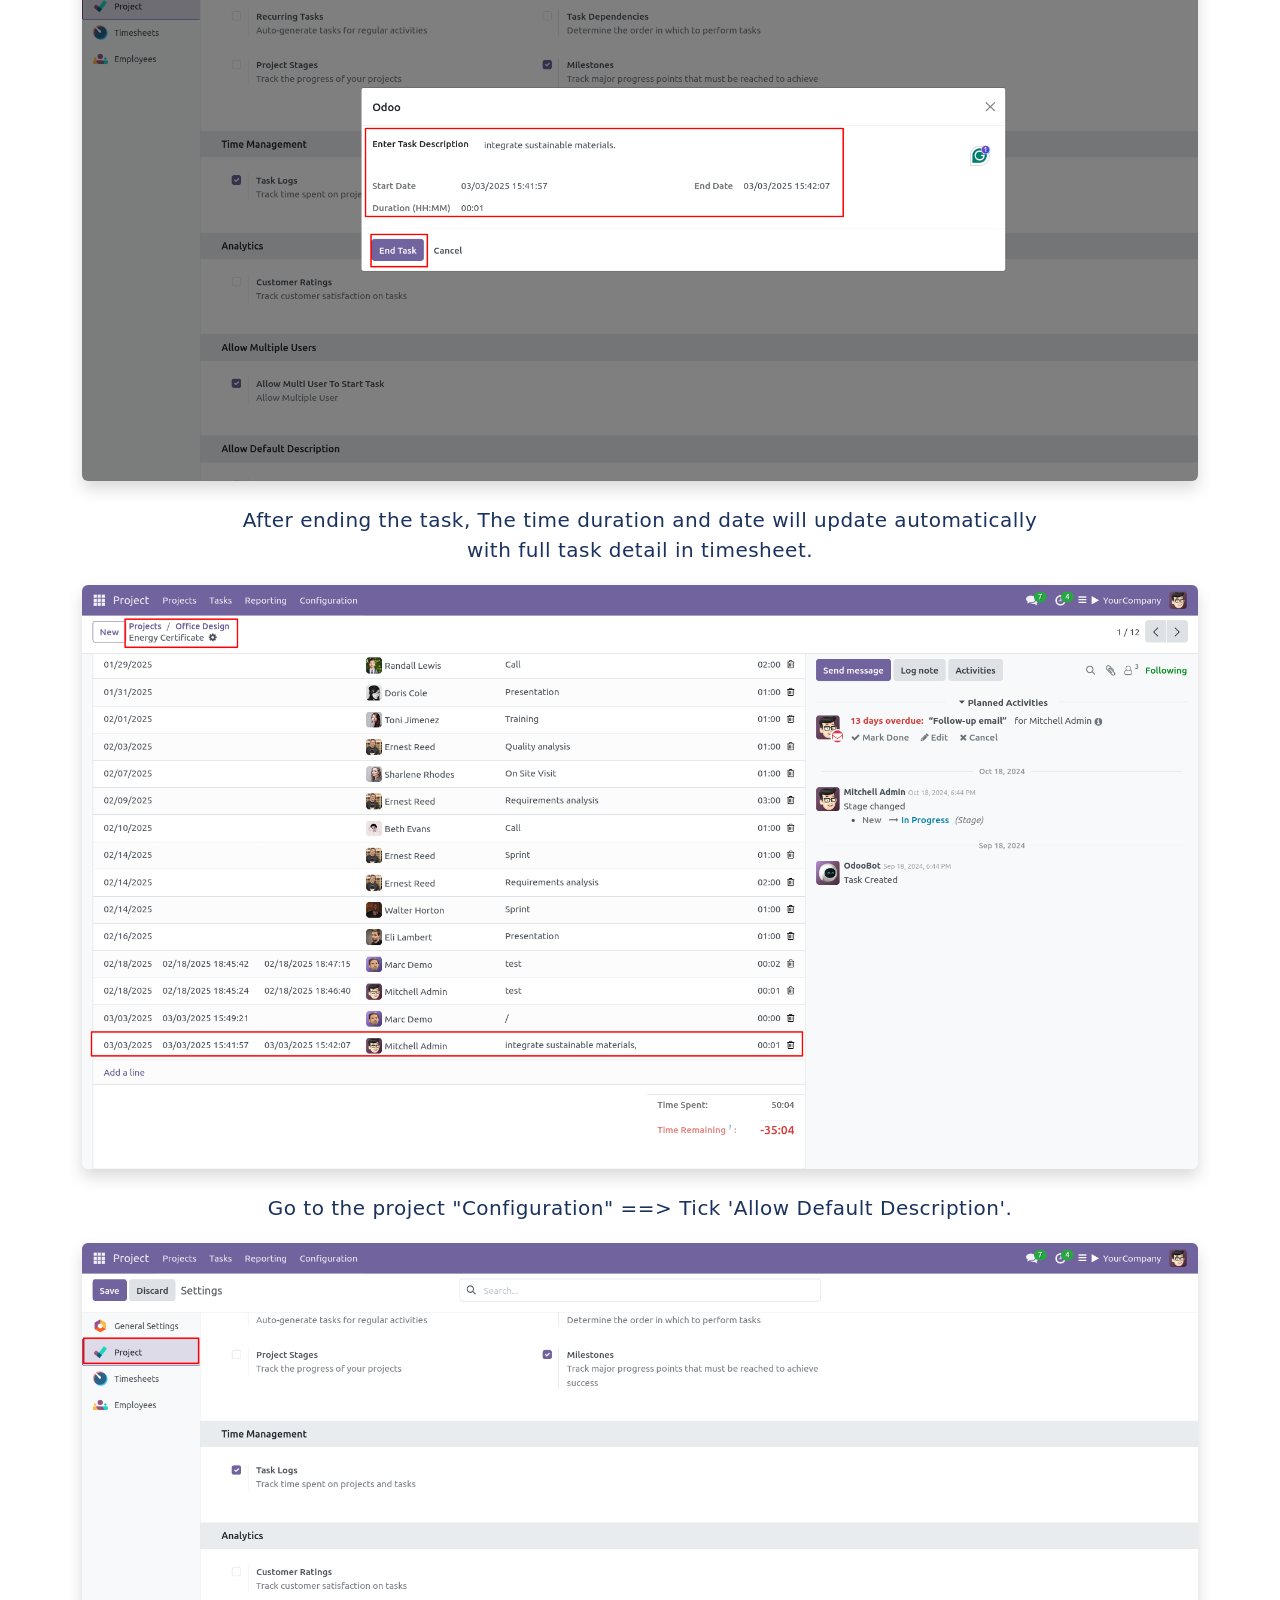
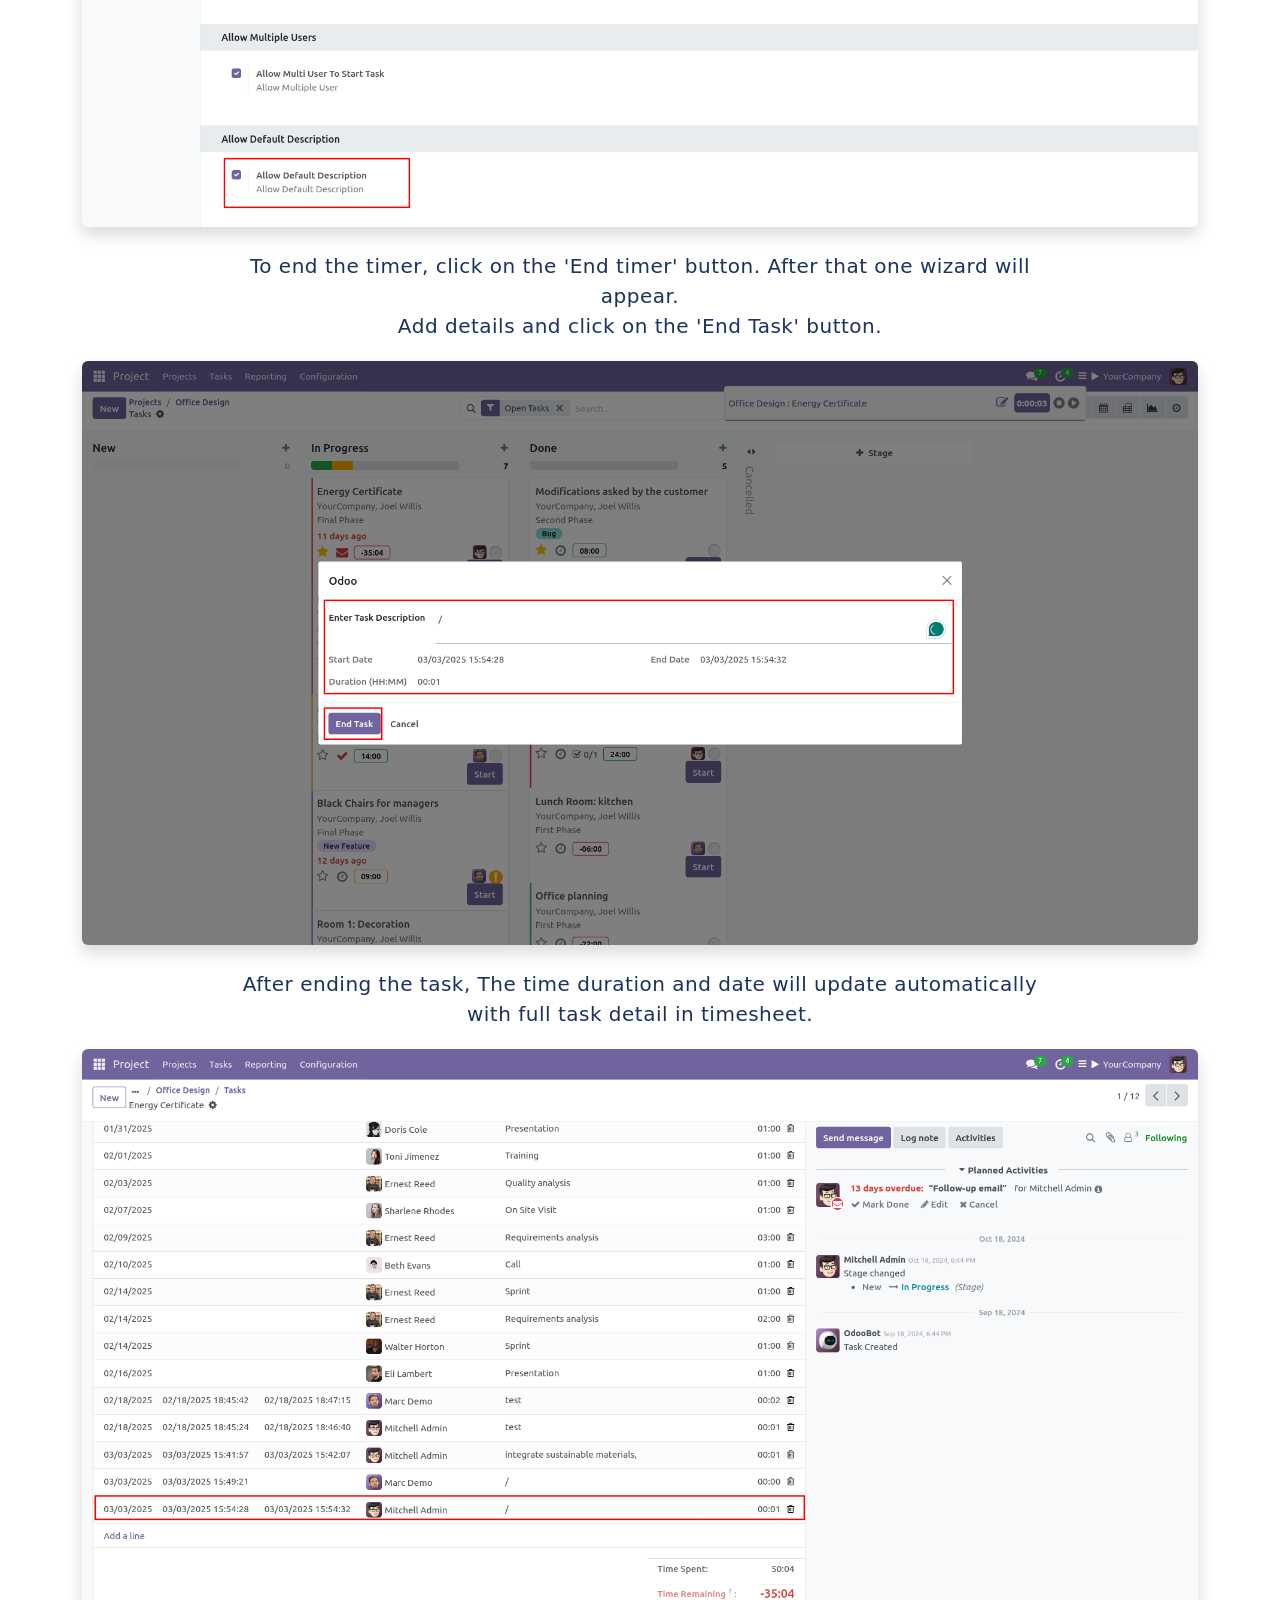
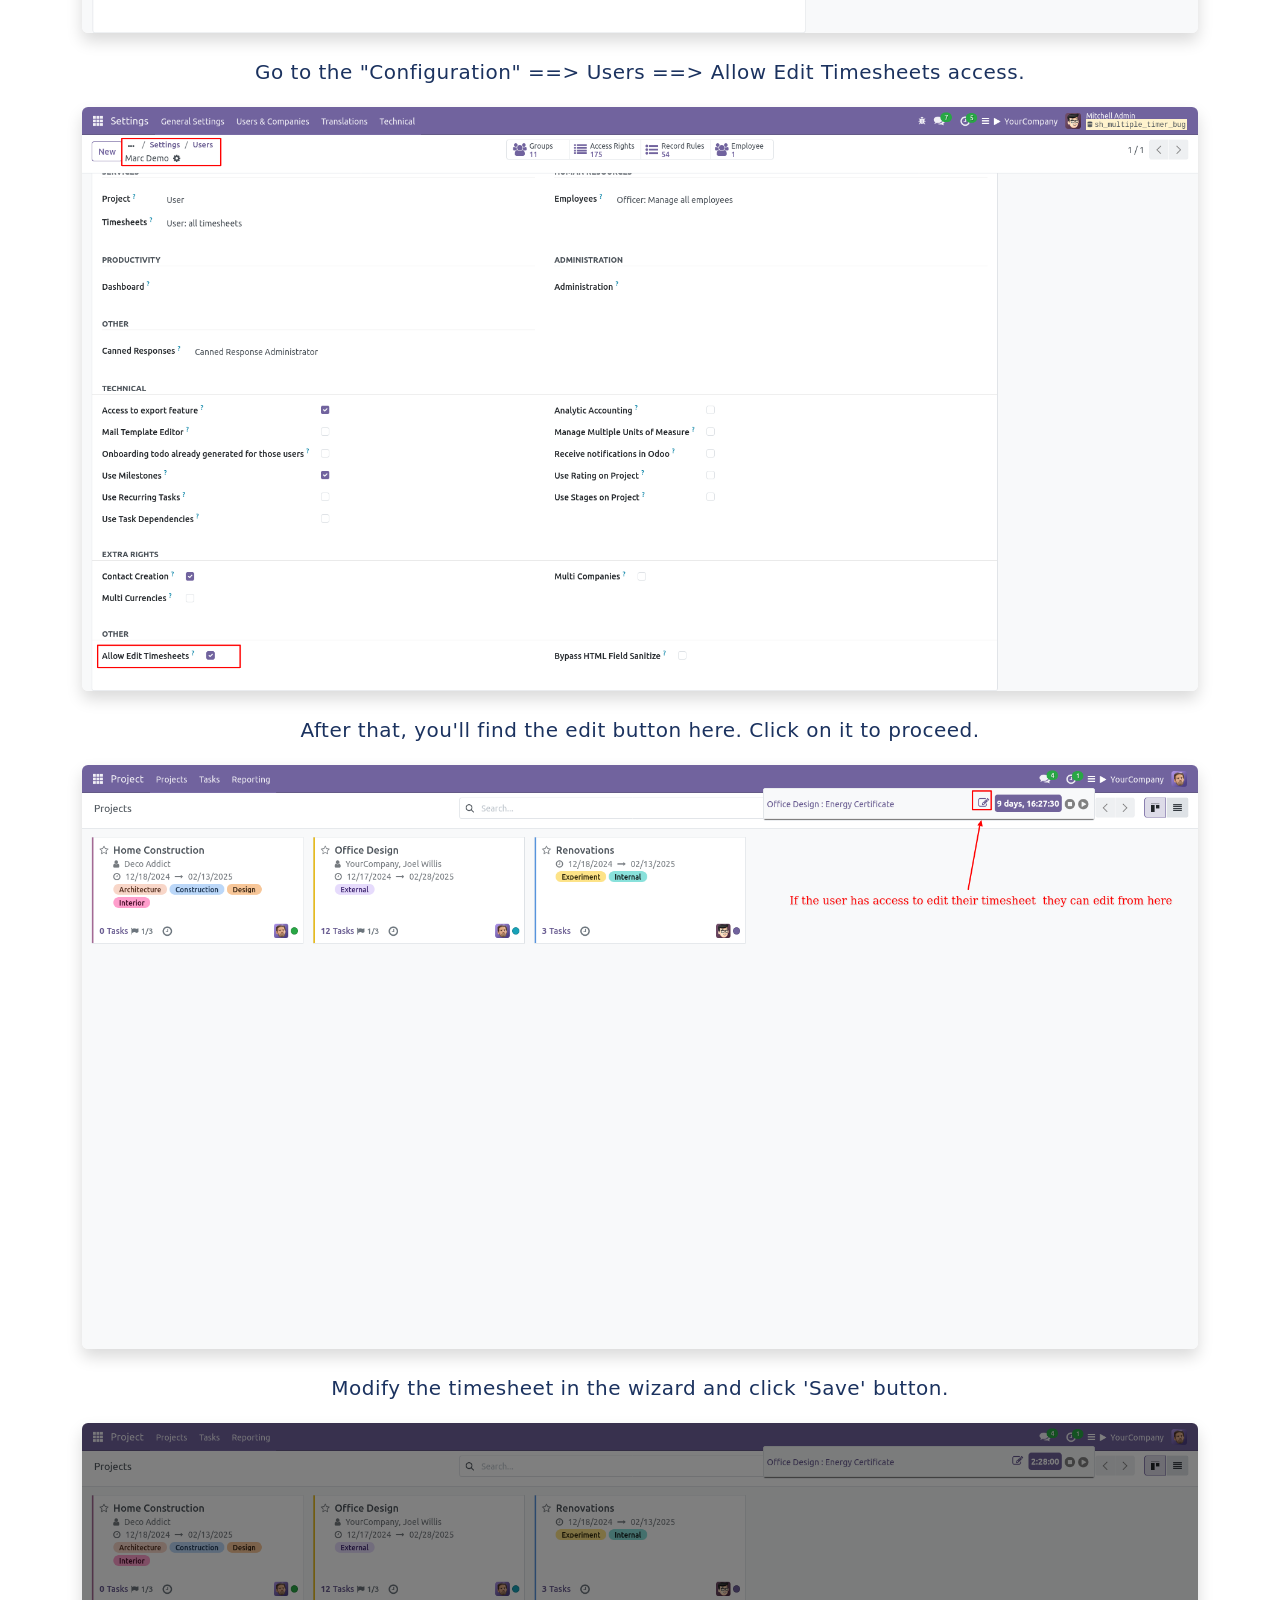
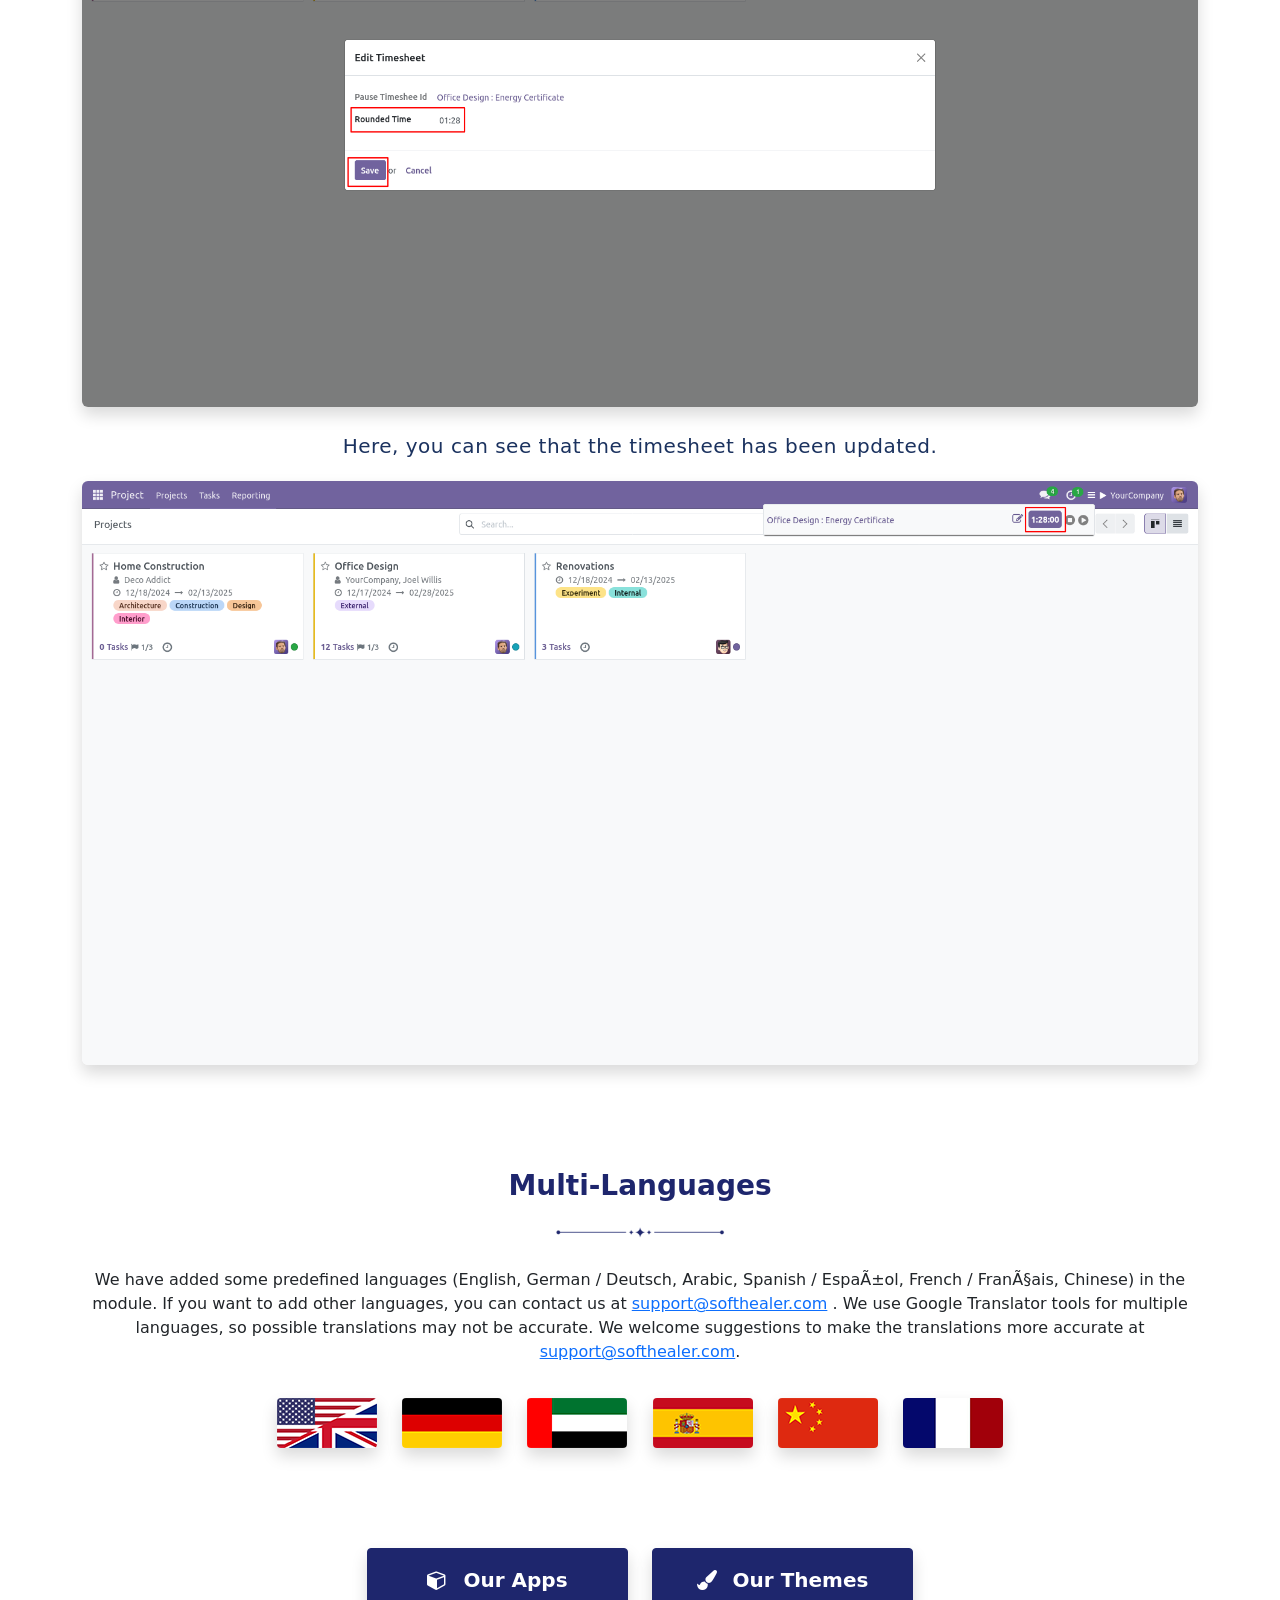
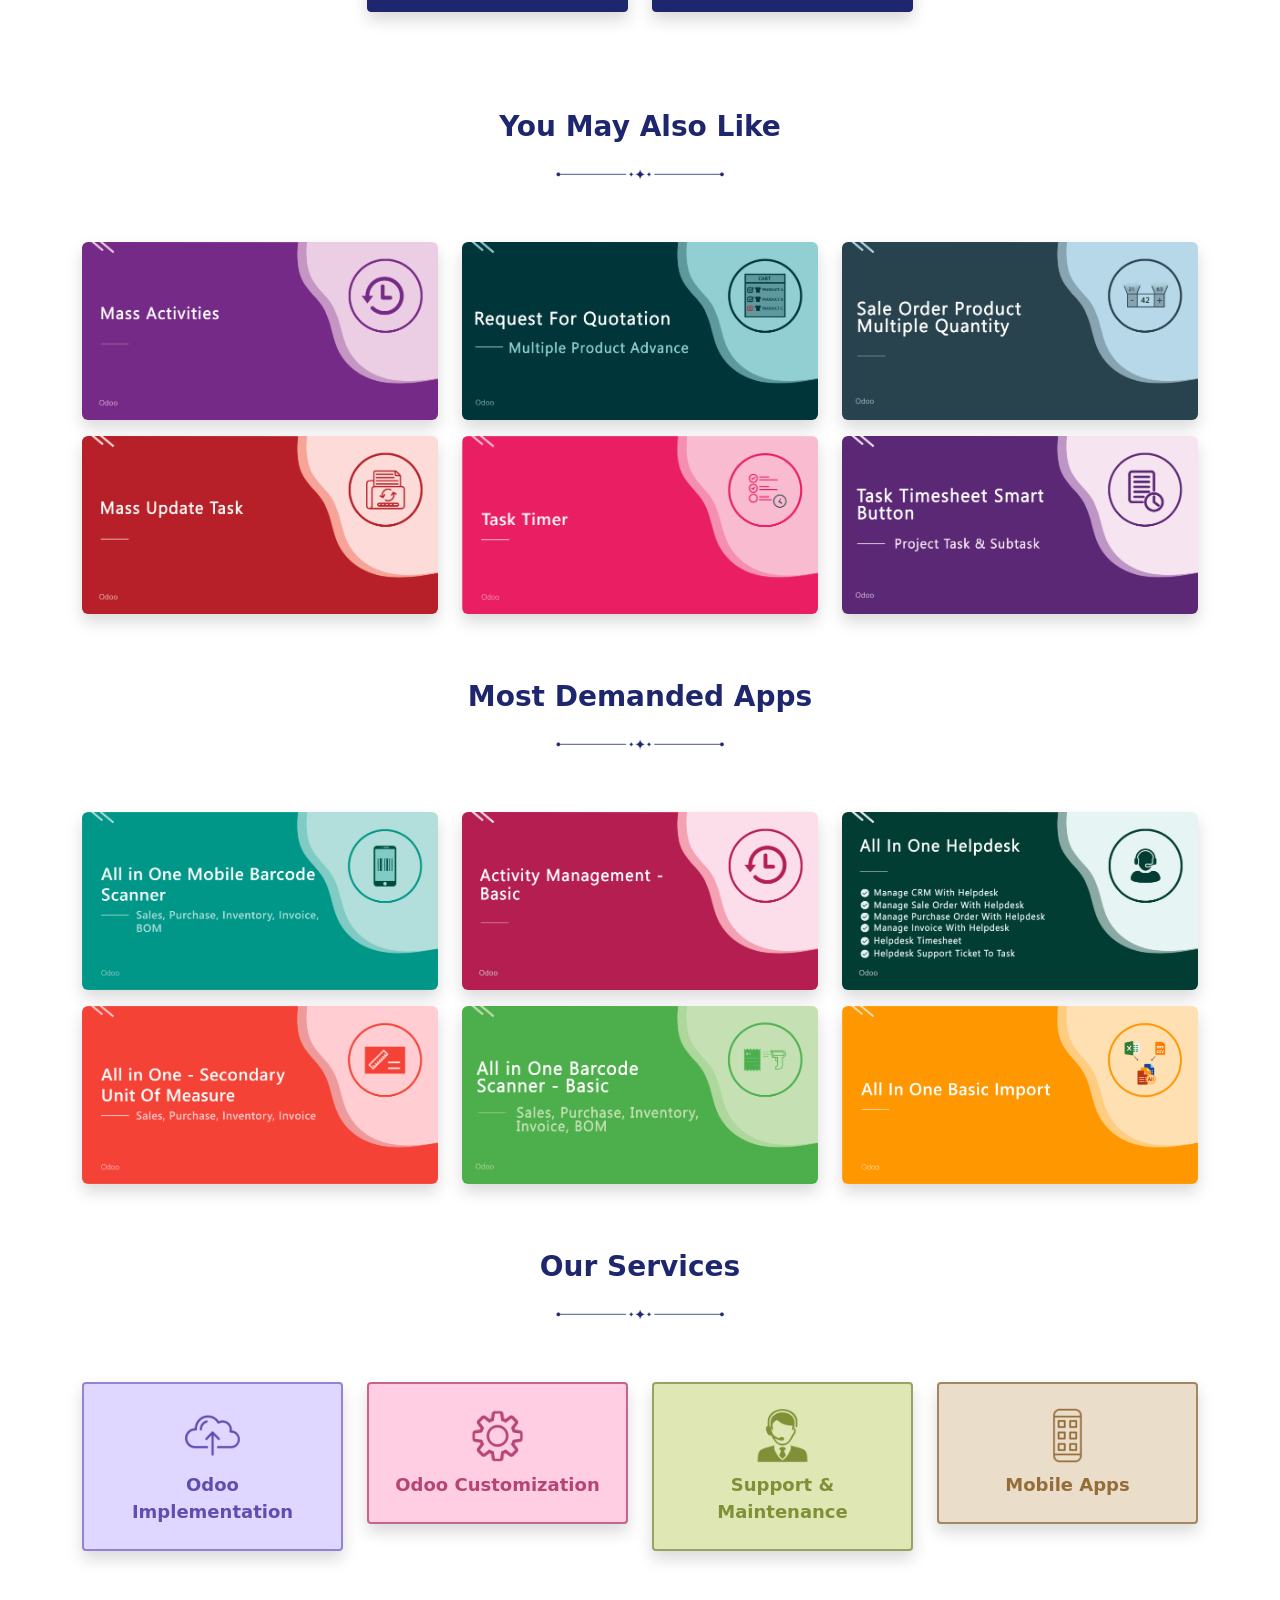
<file: sh_multiple_timer/static/description/index.html>
<!DOCTYPE html>
<html>
   <head>
      <title></title>
     <!-- <link rel="stylesheet" href="https://maxcdn.bootstrapcdn.com/bootstrap/4.5.0/css/bootstrap.min.css"> -->
     <link href="https://cdn.jsdelivr.net/npm/bootstrap@5.0.2/dist/css/bootstrap.min.css" rel="stylesheet" integrity="sha384-EVSTQN3/azprG1Anm3QDgpJLIm9Nao0Yz1ztcQTwFspd3yD65VohhpuuCOmLASjC" crossorigin="anonymous">
     <link rel="stylesheet" href="https://cdnjs.cloudflare.com/ajax/libs/font-awesome/4.7.0/css/font-awesome.min.css">
     <!-- <script src="https://ajax.googleapis.com/ajax/libs/jquery/3.5.1/jquery.min.js"></script>
     <script src="https://cdnjs.cloudflare.com/ajax/libs/popper.js/1.16.0/umd/popper.min.js"></script>
     <script src="https://maxcdn.bootstrapcdn.com/bootstrap/4.5.0/js/bootstrap.min.js"></script> -->
     <script src="https://cdn.jsdelivr.net/npm/bootstrap@5.0.2/dist/js/bootstrap.bundle.min.js" integrity="sha384-MrcW6ZMFYlzcLA8Nl+NtUVF0sA7MsXsP1UyJoMp4YLEuNSfAP+JcXn/tWtIaxVXM" crossorigin="anonymous"></script>
   </head>
     <body>
 <section class="sh_counter_section position-relative" style="margin-top:20px;margin-bottom:15px;padding:50px 0px;">
         <div class="container">
            <div class="" style="width: 100%;background-color: #f5f7fa;padding: 30px;border-radius: 35px;">
               <div class="row align-items-center">
                  <div class="col-xxl-6 col-xl-6 col-lg-6 col-md-6 col-6" style="text-align:left">
                     <img src="brandsection/img/softhealer_other.png" alt="logo" style="width:45%">
                  </div>
                  <div class="col-xxl-6 col-xl-6 col-lg-6 col-md-6 col-6" style="text-align:right">
                     <div class="sh_right_logo w-50 ms-auto">
                        <img src="brandsection/img/odoo_silver_partner_rgb.png" alt="right logo" class="w-100">
                     </div>
                  </div>
               </div>
               <div class="row ">
                  <div class="col-xxl-3 col-xl-3 col-lg-6 col-md-6 col-12 card-group">
                     <div class="sh_counter_box rounded rounded-4 w-100 shadow justify-content-between"
                        style="padding: 30px 25px;border-radius: 4px;;background-color:#fff;margin:15px 0; ">
                        <div class="sh_content_box justify-content-between d-flex align-items-center">
                           <div class="sh_left">
                              <div class="sh_title_text"
                                 style="text-transform: capitalize;font-size:18px;margin-bottom:5px; color:#4c4c4c; font-weight: 600;">
                                 Days Free Support</div>
                              <div class="sh_counter_num"
                                 style="font-size: 22px; letter-spacing:1px;font-weight:600;color:#4c4c4c;">365</div>
                           </div>
                           <div class="sh_right">
                              <div class="sh_icon icon_2 d-flex justify-content-center align-items-center"
                                 style="width: 60px;height: 60px; border-radius:50%;background-color: #ee368c1a;">
                                 <img src="./brandsection/img/days free support.png" alt="Counter box img"
                                    style="width: 100%;height: 100%;padding: 10px;">
                              </div>
                           </div>
                        </div>
                     </div>
                  </div>
                  <div class="col-xxl-3 col-xl-3 col-lg-6 col-md-6 col-12 card-group">
                     <div class="sh_counter_box rounded rounded-4 w-100 shadow"
                        style="padding: 30px 25px;border-radius: 4px;background-color:#fff;margin:15px 0;">
                        <div class="sh_content_box justify-content-between d-flex align-items-center">
                           <div class="sh_left">
                              <div class="sh_title_text"
                                 style="text-transform: capitalize;font-size:18px;margin-bottom:5px; color:#4c4c4c; font-weight: 600;">
                                 Custom Apps</div>
                              <div class="sh_counter_num"
                                 style="font-size:18px; letter-spacing:1px;font-weight:600;color:#4c4c4c;">1350+</div>
                           </div>
                           <div class="sh_right">
                              <div class="sh_icon icon_4 d-flex justify-content-center align-items-center"
                                 style="width: 60px;height: 60px; border-radius:50%;background-color: #ee83361a;">
                                 <img src="./brandsection/img/custom apps.png" alt="counter box img"
                                    style="width: 100%;height: 100%;padding: 10px;">
                              </div>
                           </div>
                        </div>
                     </div>
                  </div>
                  <div class="col-xxl-3 col-xl-3 col-lg-6 col-md-6 col-12 card-group">
                     <div class="sh_counter_box rounded rounded-4 w-100 shadow"
                        style="padding: 30px 25px;border-radius: 4px;background-color:#fff;margin:15px 0; ">
                        <div class="sh_content_box justify-content-between d-flex align-items-center">
                           <div class="sh_left">
                              <div class="sh_title_text"
                                 style="text-transform: capitalize;font-size:18px;margin-bottom:5px; color:#4c4c4c; font-weight: 600;">
                                 top seller of odoo marketplace</div>
                           </div>
                           <div class="sh_right">
                              <div class="sh_icon icon_2 d-flex justify-content-center align-items-center"
                                 style="width: 60px;height: 60px; border-radius:50%;background-color: #ee368c1a;">
                                 <img src="./brandsection/img/top seller of odoo marketplace.png" alt="counter box img"
                                    style="width: 100%;height: 100%;padding: 10px;">
                              </div>
                           </div>
                        </div>
                     </div>
                  </div>
                  <div class="col-xxl-3 col-xl-3 col-lg-6 col-md-6 col-12 card-group">
                     <div class="sh_counter_box rounded rounded-4 w-100 shadow"
                        style="padding: 30px 25px;border-radius: 4px;background-color:#fff;margin:15px 0; ">
                        <div class="sh_content_box justify-content-between d-flex align-items-center">
                           <div class="sh_left">
                              <div class="sh_title_text"
                                 style="text-transform: capitalize;font-size:18px;margin-bottom:5px; color:#4c4c4c; font-weight: 600;">
                                 Happy Customer</div>
                              <div class="sh_counter_num"
                                 style="font-size:18px; letter-spacing:1px;font-weight:600;color:#4c4c4c;">8987+</div>
                           </div>
                           <div class="sh_right">
                              <div class="sh_icon icon_2 d-flex justify-content-center align-items-center"
                                 style="width: 60px;height: 60px; border-radius:50%;background-color: #ee83361a;">
                                 <img src="./brandsection/img/happy customer.png" alt="counter box img"
                                    style="width: 100%;height: 100%;padding: 10px;">
                              </div>
                           </div>
                        </div>
                     </div>
                  </div>
   
               </div>
               <div class="row ">
                  <div class="col-xxl-3 col-xl-3 col-lg-6 col-md-6 col-12 card-group">
                     <div class="sh_counter_box rounded rounded-4 w-100 shadow"
                        style="padding: 30px 25px;border-radius: 4px;background-color:#fff;margin:15px 0; ">
                        <div class="sh_content_box justify-content-between d-flex align-items-center">
                           <div class="sh_left">
                              <div class="sh_title_text"
                                 style="text-transform: capitalize;font-size:18px;margin-bottom:5px; color:#4c4c4c; font-weight: 600;">
                                 Year Of Experience</div>
                              <div class="sh_counter_num"
                                 style="font-size:18px; letter-spacing:1px;font-weight:600;color:#4c4c4c;">10+</div>
                           </div>
                           <div class="sh_right">
                              <div class="sh_icon icon_2 d-flex justify-content-center align-items-center"
                                 style="width: 60px;height: 60px; border-radius:50%;background-color: #ee83361a;">
                                 <img src="./brandsection/img/year of experience.png" alt="counter box img"
                                    style="width: 100%;height: 100%;padding: 10px;">
                              </div>
                           </div>
                        </div>
                     </div>
                  </div>
                  <div class="col-xxl-3 col-xl-3 col-lg-6 col-md-6 col-12 card-group">
                     <div class="sh_counter_box rounded rounded-4 w-100 shadow"
                        style="padding: 30px 25px;border-radius: 4px;background-color:#fff;margin:15px 0;">
                        <div class="sh_content_box justify-content-between d-flex align-items-center">
                           <div class="sh_left">
                              <div class="sh_title_text"
                                 style="text-transform: capitalize;font-size:18px;margin-bottom:5px; color:#4c4c4c; font-weight: 600;">
                                 countries</div>
                              <div class="sh_counter_num"
                                 style="font-size:18px; letter-spacing:1px;font-weight:600;color:#4c4c4c;">50+</div>
                           </div>
                           <div class="sh_right">
                              <div class="sh_icon icon_3 d-flex justify-content-center align-items-center"
                                 style="width: 60px;height: 60px; border-radius:50%;background-color: #2db6f51a;">
                                 <img src="./brandsection/img/countries.png" alt="counter box img"
                                    style="width: 100%;height: 100%;padding: 10px;">
                              </div>
                           </div>
                        </div>
                     </div>
                  </div>
                  <div class="col-xxl-3 col-xl-3 col-lg-6 col-md-6 col-12 card-group">
                     <div class="sh_counter_box rounded rounded-4 w-100 shadow"
                        style="padding: 30px 25px;border-radius: 4px;background-color:#fff;margin:15px 0;">
                        <div class="sh_content_box justify-content-between d-flex align-items-center">
                           <div class="sh_left">
                              <div class="sh_title_text"
                                 style="text-transform: capitalize;font-size:18px;margin-bottom:5px; color:#4c4c4c; font-weight: 600;">
                                 Talented healers</div>
                              <div class="sh_counter_num"
                                 style="font-size:18px; letter-spacing:1px;font-weight:600;color:#4c4c4c;">100+</div>
                           </div>
                           <div class="sh_right">
                              <div class="sh_icon icon_4 d-flex justify-content-center align-items-center"
                                 style="width: 60px;height: 60px; border-radius:50%;background-color: #ee83361a;">
                                 <img src="./brandsection/img/talented healers.png" alt="counter box img"
                                    style="width: 100%;height: 100%;padding: 10px;">
                              </div>
                           </div>
                        </div>
                     </div>
                  </div>
                  <div class="col-xxl-3 col-xl-3 col-lg-6 col-md-6 col-12 card-group">
                     <div class="sh_counter_box rounded rounded-4 w-100 shadow"
                        style="padding: 30px 25px;border-radius: 4px;background-color:#fff;margin:15px 0;">
                        <div class="sh_content_box justify-content-between d-flex align-items-center">
                           <div class="sh_left">
                              <div class="sh_title_text"
                                 style="text-transform: capitalize;font-size:18px;margin-bottom:5px; color:#4c4c4c; font-weight: 600;">
                                 Industries Served</div>
                              <div class="sh_counter_num"
                                 style="font-size:18px; letter-spacing:1px;font-weight:600;color:#4c4c4c;">45+</div>
                           </div>
                           <div class="sh_right">
                              <div class="sh_icon icon_4 d-flex justify-content-center align-items-center"
                                 style="width: 60px;height: 60px; border-radius:50%;background-color: #2db6f51a;">
                                 <img src="./brandsection/img/industries served.png" alt="counter box img"
                                    style="width: 100%;height: 100%;padding: 10px;">
                              </div>
                           </div>
                        </div>
                     </div>
                  </div>
               </div>
               <div class="row ">
                  <div class="col-xxl-3 col-xl-3 col-lg-6 col-md-6 col-12 card-group">
                     <div class="sh_counter_box rounded rounded-4 w-100 shadow"
                        style="padding: 30px 25px;border-radius: 4px;background-color:#fff;margin:15px 0;">
                        <div class="sh_content_box justify-content-between d-flex align-items-center">
                           <div class="sh_left">
                              <div class="sh_title_text"
                                 style="text-transform: capitalize;font-size:18px;margin-bottom:5px; color:#4c4c4c; font-weight: 600;">
                                 Odoo Community Implementation</div>
                              <div class="sh_counter_num"
                                 style="font-size:18px; letter-spacing:1px;font-weight:600;color:#4c4c4c;">200+</div>
                           </div>
                           <div class="sh_right">
                              <div class="sh_icon icon_3 d-flex justify-content-center align-items-center"
                                 style="width: 60px;height: 60px; border-radius:50%;background-color: #2db6f51a;">
                                 <img src="./brandsection/img/odoo community implementation.png" alt="counter box img"
                                    style="width: 100%;height: 100%;padding: 10px;">
                              </div>
                           </div>
                        </div>
                     </div>
                  </div>
                  <div class="col-xxl-3 col-xl-3 col-lg-6 col-md-6 col-12 card-group">
                     <div class="sh_counter_box rounded rounded-4 w-100 shadow"
                        style="padding: 30px 25px;border-radius: 4px;background-color:#fff;margin:15px 0;">
                        <div class="sh_content_box justify-content-between d-flex align-items-center">
                           <div class="sh_left">
                              <div class="sh_title_text"
                                 style="text-transform: capitalize;font-size:18px;margin-bottom:5px; color:#4c4c4c; font-weight: 600;">
                                 Odoo Enterprise Implementation</div>
                              <div class="sh_counter_num"
                                 style="font-size:18px; letter-spacing:1px;font-weight:600;color:#4c4c4c;">100+
                                 <a
                                    href="https://www.odoo.com/es/partners/softhealer-technologies-private-limited-13363635?country_id=101"><i
                                       class="fa fa-external-link" aria-hidden="true"></i></a>
                                 <a
                                    href="https://www.odoo.com/es/partners/softhealer-technologies-llc-18105100?country_id=2"><i
                                       class="fa fa-external-link" aria-hidden="true"></i></a>
                              </div>
                           </div>
                           <div class="sh_right">
                              <div class="sh_icon icon_4 d-flex justify-content-center align-items-center"
                                 style="width: 60px;height: 60px; border-radius:50%;background-color:#ee368c1a;">
                                 <img src="./brandsection/img/odoo enterprise implementation.png" alt="counter box img"
                                    style="width: 100%;height: 100%;padding: 10px;">
                              </div>
                           </div>
                        </div>
                     </div>
                  </div>
                  <div class="col-xxl-3 col-xl-3 col-lg-6 col-md-6 col-12 card-group">
                     <div class="sh_counter_box rounded rounded-4 w-100 shadow"
                        style="padding: 30px 25px;border-radius: 4px;background-color:#fff;margin:15px 0;">
                        <div class="sh_content_box justify-content-between d-flex align-items-center">
                           <div class="sh_left">
                              <div class="sh_title_text"
                                 style="text-transform: capitalize;font-size:18px;margin-bottom:5px; color:#4c4c4c; font-weight: 600;">
                                 Best partner Nominee</div>
                              <div class="sh_counter_num"
                                 style="font-size:18px; letter-spacing:1px;font-weight:600;color:#4c4c4c;">2024</div>
                           </div>
                           <div class="sh_right">
                              <div class="sh_icon icon_3 d-flex justify-content-center align-items-center"
                                 style="width: 60px;height: 60px; border-radius:50%;background-color: #2db6f51a;">
                                 <img src="./brandsection/img/best partner nominee.png" alt="counter box img"
                                    style="width: 100%;height: 100%;padding: 10px;">
                              </div>
                           </div>
                        </div>
                     </div>
                  </div>
                  <div class="col-xxl-3 col-xl-3 col-lg-6 col-md-6 col-12 card-group">
                     <div class="sh_counter_box rounded rounded-4 w-100 shadow"
                        style="padding: 30px 25px;border-radius: 4px;background-color:#fff;margin:15px 0; ">
                        <div class="sh_content_box justify-content-between d-flex align-items-center">
                           <div class="sh_left">
                              <div class="sh_title_text"
                                 style="text-transform: capitalize;font-size:18px;margin-bottom:5px; color:#4c4c4c; font-weight: 600;">
                                 Branches</div>
                              <div class="sh_counter_num" style="font-size:18px; letter-spacing:1px;font-weight:600;color:#4c4c4c; display: flex; align-items: center; flex-wrap: wrap; gap:5px;">
                                 <div  style="width: 30px;margin-right:5px;">
                                    <img src="brandsection/img/india_flag.jpg"  class="w-100 h-100" style="object-fit: cover;">
                                 </div>
                                 <div  style="width: 30px;margin-right:5px;">
                                    <img src="brandsection/img/kenya_flag.jpg" class="w-100 h-100" style="object-fit: cover;">
                                 </div>
                                 <div  style="width: 30px;margin-right:5px;">
                                    <img src="brandsection/img/australia_flag.jpg" class="w-100 h-100" style="object-fit: cover;">
                                 </div>
                                 <div  style="width: 30px;margin-right:5px;">
                                    <img src="brandsection/img/dubai_flag.jpg" class="w-100 h-100" style="object-fit: cover;">
                                 </div>
                                  <div  style="width: 30px;margin-right:5px;">
                                    <img src="brandsection/img/maldives_flag.jpg" class="w-100 h-100" style="object-fit: cover;">
                                 </div>
                              </div>
                           </div>
                           <div class="sh_right">
                              <div class="sh_icon icon_2 d-flex justify-content-center align-items-center"
                                 style="width: 60px;height: 60px; border-radius:50%;background-color: #ee368c1a;">
                                 <img src="brandsection/img/branch.png" alt="counter box img"
                                    style="width: 100%;height: 100%;padding: 10px;">
                              </div>
                           </div>
                        </div>
                     </div>
                  </div>
               </div>
               <br/>
               <div style="display: flex; gap: 50px; justify-content: center; flex-wrap: wrap; justify-content: space-evenly;" class="justify-content-evenly ">
                  <!-- Support Button -->
                  <div style="font-weight: 500; font-size: 15px; border: 1px solid #1e266d; display: flex; background-color: #1e266d; border-radius: 0px; width: 313px; height: 50px;">
                      <div class="text-center d-flex justify-content-around align-items-center" style="color: #091E42; font-family: Montserrat; padding: 0; min-width: 80%;  display: flex; align-items: center;">
                        <span style="padding: 0px 15px 0 20px; color: #fff; font-weight: 600; font-size: 18px; font-family: monospace;">Demo</span>
                        <b><span class="" style="position: relative; overflow: hidden; border: 1px solid transparent; padding: .175rem .75rem; font-size: 15px; line-height: 1.5; border-radius: .25rem; background-color: #fff; color: #000;  font-family: monospace;">
                           support@softhealer.com</span></b>
                      </div>
                      
                  </div>
                   <!-- Customization Button -->
                   <div style="font-weight: 500; font-size: 15px; border: 1px solid #1e266d; display: flex; background-color: #1e266d; border-radius: 0px; width: 345px; height: 50px;">
                     <div class="text-center d-flex justify-content-around align-items-center" style="color: #091E42; font-family: Montserrat; padding: 0; min-width: 90%;  display: flex; align-items: center;">
                         <span style="padding: 0px 15px 0 20px; color: #fff; font-weight: 600; font-size: 18px; font-family: monospace;">Support</span>
                         <b>  <span class="" style="position: relative; overflow: hidden; border: 1px solid transparent; padding: .175rem .75rem; font-size: 15px; line-height: 1.5; border-radius: .25rem; background-color: #fff; color: #000;  font-family: monospace;">
                          support@softhealer.com</span></b>
                     </div>
                     
                 </div>
                  <!-- Demo Button -->
                  <div style="font-weight: 500; font-size: 15px; border: 1px solid #1e266d; display: flex; background-color: #1e266d; border-radius: 0px; width: 390px; height: 50px;">
                     <div class="text-center justify-content-around d-flex align-items-center" style="color: #091E42; font-family: Montserrat; padding: 0; min-width: 80%;  display: flex; align-items: center;">
                         <span style="padding: 0px 15px 0 20px; color: #fff; font-weight: 600; font-size: 18px; font-family: monospace;">Customization</span>
                         <b> <span class="" style="position: relative; overflow: hidden; border: 1px solid transparent; padding: .175rem .75rem; font-size: 15px; line-height: 1.5; border-radius: .25rem; background-color: #fff; color: #000;  
    transform: translateX(6px); font-family: monospace;">
                          sales@softhealer.com</span></b>
                     </div>
                 </div>
              </div>
              </div>

            </div>
         </div>
      </section>
      
    </div>
</div>
</section>
      
      <section id="sh_module_header" class="sh_module_header">
         <div class="container">
            <div class="sh_center text-center" style='margin: 2rem 0;'>
               <div class="row align-items-center" style='align-items: center;'>
                  <div class="col-lg-4 col-md-4 col-sm-12" style='text-align: left;'>
                     <img src='shapes/softhealer.png' alt='logo' style="width: 80%;">
                  </div>
                  <div class="col-lg-8 col-md-8 col-sm-12" style='text-align: right;'>
                     <span class='btn btn-primary' style="position: relative; overflow: hidden; border: 1px solid transparent; padding: .375rem .75rem; font-size: 1rem; line-height: 1.5; border-radius: .25rem; background-color: #1e266d;border-color: #1e266d;"><i class='fa fa-check' style="margin-right: 9px;"></i>Community</span>
                     <span class='btn btn-primary' style="position: relative; overflow: hidden; border: 1px solid transparent; padding: .375rem .75rem; font-size: 1rem; line-height: 1.5; border-radius: .25rem; background-color: #1e266d;border-color: #1e266d;"><i class='fa fa-check' style="margin-right: 9px;"></i>Enterprise</span>
                     <span class='btn btn-primary' style="position: relative; overflow: hidden; border: 1px solid transparent; padding: .375rem .75rem; font-size: 1rem; line-height: 1.5; border-radius: .25rem; background-color: #1e266d;border-color: #1e266d;"><i class='fa fa-check' style="margin-right: 9px;"></i>Odoo.sh</span>
                  </div>
               </div>
            </div>
         </div>
      </section>
      <!-- heading  -->
      <section id="sh_module_desc" class="sh_module_desc" style="padding-top: 50px;">
         <div class="container">
            <div class="sh_center text-center">
               <h4 style="font-size: 31px;font-weight: 600;color: #1e266d;margin-bottom: 10px;">Manage Multiple Task Timers </h4>
               <!-- <img src="shape.png" style="width: 100px;display: block;text-align: center;margin: auto;margin-bottom: 20px;" /> -->
               <img src="shapes/heading.png" alt="heading" />
               <p style="color: #616060;font-size: 19px;margin: 0;letter-spacing: 1px;margin-top: 12px;">
                  Explore our efficient task management solution designed to improve workflow efficiency. 
                  Our platform simplifies starting tasks and allows you to control them by ending or pausing as needed, 
                  with quick resumption of paused tasks. Editing timesheets is simple, and tracking paused tasks is straightforward. 
                  Simplify your workflow with our module!
               </p>
            </div>
         </div>
      </section>
      
   <!-- For 1 Youtube Video  -->
      <section id="sh_youtube_videos" class="sh_youtube_videos" style="padding-top: 50px;">
         <div class="container">
            <div class="row">
               <div class="col-lg-3 hidden-xs" style="padding: 2.5rem 1rem !important;">
               </div>
               <div class="col-lg-6 col-md-6 col-sm-12 col-12 mb-2">
                  <div class="mx-auto">
                     <a href="https://youtu.be/I4q5law4l28" target="_blank"
                     class="shadow rounded py-3 px-4 mb-2 s_tooltip_tabs_tooltip_image s_figure_link text-center btn" style="border-width: 1px;border-style: solid;border-color: #1b325f;color: #1b325f;position: relative; overflow: hidden;text-decoration: none;border-radius: 0px;display: inline-block;font-size: 20px;font-weight: bold;width: 100%;border-radius: 0.25rem !important;"><span><img class="me-2" src="shapes/vd_btn.png" alt="video_btn" style="height: 25px;" /></span><span class="align-middle">How it works? click here to watch video</span></a>
                  </div>
               </div>
               <div class="col-lg-3 hidden-xs" style="padding: 2.5rem 1rem !important;">
               </div>
            </div>
         </div>
      </section>
   <!-- For 1 Youtube Video  -->

      <section id="sh_features" class="sh_features" style="padding-top: 50px;background-color: transparent;">
         <div class="container">
            <div class="sh_center text-center mb-5">
               <h4 style="font-size: 28px;font-weight: 600;color: #1e266d;margin-bottom: 10px;">Features</h4>
               <!-- <hr style="width: 100px;border-width: 2px;border-color: #1e266d;" /> -->
               <img src="shapes/heading.png" alt="heading" />
            </div>
            <div id="Feature" class="tab-pane active">
               <ul style="padding: 0;list-style: none;">
                  <li class="shadow rounded" style="padding: 20px;margin-bottom: 20px;font-size: 16px;color: #212121;font-weight: 600;letter-spacing: 1px;display: block;border-radius: 0.25rem !important;"><span class="fa fa-arrow-right" style="color: #1e266d;font-weight: 600;font-size: 18px;padding-right: 10px;"></span>
                     Manage multiple timers for different tasks concurrently.
                 </li>
                 <li class="shadow rounded" style="padding: 20px;margin-bottom: 20px;font-size: 16px;color: #212121;font-weight: 600;letter-spacing: 1px;display: block;border-radius: 0.25rem !important;"><span class="fa fa-arrow-right" style="color: #1e266d;font-weight: 600;font-size: 18px;padding-right: 10px;"></span>
                    You can start, pause, and resume timers individually as needed.
              </li>
                  <li class="shadow rounded" style="padding: 20px;margin-bottom: 20px;font-size: 16px;color: #212121;font-weight: 600;letter-spacing: 1px;display: block;border-radius: 0.25rem !important;"><span class="fa fa-arrow-right" style="color: #1e266d;font-weight: 600;font-size: 18px;padding-right: 10px;"></span>
                      Easy to End and Pause the tasks.
                  </li>
                  <li class="shadow rounded" style="padding: 20px;margin-bottom: 20px;font-size: 16px;color: #212121;font-weight: 600;letter-spacing: 1px;display: block;border-radius: 0.25rem !important;"><span class="fa fa-arrow-right" style="color: #1e266d;font-weight: 600;font-size: 18px;padding-right: 10px;"></span>
                    Easily resume tasks that have been paused.
                  </li>
                  <li class="shadow rounded" style="padding: 20px;margin-bottom: 20px;font-size: 16px;color: #212121;font-weight: 600;letter-spacing: 1px;display: block;border-radius: 0.25rem !important;"><span class="fa fa-arrow-right" style="color: #1e266d;font-weight: 600;font-size: 18px;padding-right: 10px;"></span>
                     Edit the timesheet esily as needed.
                  </li>
                  <li class="shadow rounded" style="padding: 20px;margin-bottom: 20px;font-size: 16px;color: #212121;font-weight: 600;letter-spacing: 1px;display: block;border-radius: 0.25rem !important;"><span class="fa fa-arrow-right" style="color: #1e266d;font-weight: 600;font-size: 18px;padding-right: 10px;"></span>
                      You have the option to view all the pause tasks.
                  </li>
                  
               </ul>
            </div>
         </div>
      </section>
 
      <section id="sh_tab" class="sh_tab" style="padding-top: 50px;background-color: transparent;">
         <div class="">
            <ul class="nav nav-tabs justify-content-center bg-transparent" id="nav-tab" role="tablist">
               <li class="nav-item" role="presentation">
                 <a class="nav-link text-dark active" id="pills-home-tab-a" data-bs-toggle="pill" data-bs-target="#Configurations" type="button" role="tab" aria-controls="pills-home" aria-selected="false">Setup</a>
               </li>
               <li class="nav-item text-black" role="presentation">
                 <a class="nav-link text-dark" id="pills-profile-tab-b" data-bs-toggle="pill" data-bs-target="#Release" type="button" role="tab" aria-controls="pills-profile" aria-selected="false">Releases</a>
               </li>
               <li class="nav-item text-black" role="presentation">
                 <a class="nav-link text-dark " id="pills-contact-tab-c" data-bs-toggle="pill" data-bs-target="#FAQ" type="button" role="tab" aria-controls="pills-contact" aria-selected="true">FAQs</a>
               </li>
               <li class="nav-item text-black position-relative" role="presentation">
                  <a class="nav-link text-dark " id="pills-contact-tab-c" data-bs-toggle="pill" data-bs-target="#Support" type="button" role="tab" aria-controls="pills-contact" aria-selected="true">Support</a>
                </li>
             </ul>
            <div class="tab-content" style="padding-top: 30px;background-color: transparent;padding-bottom: 30px;">
               
               <!-- tab 2 -->
               <div id="Configurations" class="tab-pane active sh_configuration">
                  <section id="sh_configuration">
                     <div class="container">
                        <div class="text-center">
                           <p style="color: #1b325f;font-size: 20px;max-width: 75%;margin: auto;margin-bottom: 20px;letter-spacing: .5px;"> 
                              Go to the project "Configuration" ==> Tick 'Allow Multi User To Start Task'.
                           </p>
                           <div class="col-md-12">
                              <img class="img-responsive rounded shadow" src="screenshots/page1.png" style="width: 100%;" />
                           </div>
                           <br/>
                           <p style="color: #1b325f;font-size: 20px;max-width: 75%;margin: auto;margin-bottom: 20px;letter-spacing: .5px;"> 
                              You can start/end each task from the kanban view & menu bar.
                           </p>
                           <div class="col-md-12">
                              <img class="img-responsive rounded shadow" src="screenshots/page2.png" style="width: 100%;" />
                           </div>
                           <br/>
                           <p style="color: #1b325f;font-size: 20px;max-width: 75%;margin: auto;margin-bottom: 20px;letter-spacing: .5px;"> 
                              After press 'Start' button, this wizard will appear. Enter a project and task detail, and press the 'Start Task' button.
                           </p>
                           <div class="col-md-12">
                              <img class="img-responsive rounded shadow" src="screenshots/page3.png" style="width: 100%;" />
                           </div>
                           <br/>
                           <p style="color: #1b325f;font-size: 20px;max-width: 75%;margin: auto;margin-bottom: 20px;letter-spacing: .5px;"> 
                              Here, you can view the task name and its corresponding value. <br/>
                              You can also start/end task from here.
                           </p>
                           <div class="col-md-12">
                              <img class="img-responsive rounded shadow" src="screenshots/page4.png" style="width: 100%;" />
                           </div>
                           <br/>
                           <p style="color: #1b325f;font-size: 20px;max-width: 75%;margin: auto;margin-bottom: 20px;letter-spacing: .5px;"> 
                              Use the 'Pause Timer' button to pause a running timer.<br/>
                              From the 'Open Pending Task Menu' button, you can view all paused task entries.
                           </p>
                           <div class="col-md-12">
                              <img class="img-responsive rounded shadow" src="screenshots/page5.png" style="width: 100%;" />
                           </div>
                           <br/>
                           <p style="color: #1b325f;font-size: 20px;max-width: 75%;margin: auto;margin-bottom: 20px;letter-spacing: .5px;"> 
                             You can end or resume the task from here at anytime.
                           </p>
                           <div class="col-md-12">
                              <img class="img-responsive rounded shadow" src="screenshots/page6.png" style="width: 100%;" />
                           </div>
                           <br/>
                           <p style="color: #1b325f;font-size: 20px;max-width: 75%;margin: auto;margin-bottom: 20px;letter-spacing: .5px;"> 
                             Click on the 'Start Timer' button to start the task. Add task details and click on the 'Start' button.
                           </p>
                           <div class="col-md-12">
                              <img class="img-responsive rounded shadow" src="screenshots/page7.png" style="width: 100%;" />
                           </div>
                           <br/>
                           <p style="color: #1b325f;font-size: 20px;max-width: 75%;margin: auto;margin-bottom: 20px;letter-spacing: .5px;"> 
                              Here, you can view the task name and its corresponding value.
                           </p>
                           <div class="col-md-12">
                              <img class="img-responsive rounded shadow" src="screenshots/page8.png" style="width: 100%;" />
                           </div>
                           <br/>
                           <p style="color: #1b325f;font-size: 20px;max-width: 75%;margin: auto;margin-bottom: 20px;letter-spacing: .5px;"> 
                              You can end or resume the task from here at anytime. <br/>
                              When you click on 'End Task' button, this wizard will appear. Add a task description and click on the 'End Task' button.
                           </p>
                           <div class="col-md-12">
                              <img class="img-responsive rounded shadow" src="screenshots/page9.png" style="width: 100%;" />
                           </div>
                           <br/>
                           <p style="color: #1b325f;font-size: 20px;max-width: 75%;margin: auto;margin-bottom: 20px;letter-spacing: .5px;"> 
                              After ending the task, The time duration and date will update automatically with full task detail in timesheet.
                           </p>
                           <div class="col-md-12">
                              <img class="img-responsive rounded shadow" src="screenshots/page10.png" style="width: 100%;" />
                           </div>
                           <br/>
                           <p style="color: #1b325f;font-size: 20px;max-width: 75%;margin: auto;margin-bottom: 20px;letter-spacing: .5px;"> 
                              Go to the project "Configuration" ==> Tick 'Allow Default Description'.
                           </p>
                           <div class="col-md-12">
                              <img class="img-responsive rounded shadow" src="screenshots/page11.png" style="width: 100%;" />
                           </div>
                           <br/>
                           <p style="color: #1b325f;font-size: 20px;max-width: 75%;margin: auto;margin-bottom: 20px;letter-spacing: .5px;"> 
                              To end the timer, click on the 'End timer' button. After that one wizard will appear.<br/>Add details and click on the 'End Task' button.
                           </p>
                           <div class="col-md-12">
                              <img class="img-responsive rounded shadow" src="screenshots/page12.png" style="width: 100%;" />
                           </div>
                           <br/>
                           <p style="color: #1b325f;font-size: 20px;max-width: 75%;margin: auto;margin-bottom: 20px;letter-spacing: .5px;"> 
                              After ending the task, The time duration and date will update automatically with full task detail in timesheet.
                           </p>
                           <div class="col-md-12">
                              <img class="img-responsive rounded shadow" src="screenshots/page13.png" style="width: 100%;" />
                           </div>
                           <br/>
                           <p style="color: #1b325f;font-size: 20px;max-width: 75%;margin: auto;margin-bottom: 20px;letter-spacing: .5px;"> 
                              Go to the "Configuration" ==> Users ==> Allow Edit Timesheets access.
                           </p>
                           <div class="col-md-12">
                              <img class="img-responsive rounded shadow" src="screenshots/page14.png" style="width: 100%;" />
                           </div>
                           <br/>
                           <p style="color: #1b325f;font-size: 20px;max-width: 75%;margin: auto;margin-bottom: 20px;letter-spacing: .5px;"> 
                              After that, you'll find the edit button here. Click on it to proceed.
                           </p>
                           <div class="col-md-12">
                              <img class="img-responsive rounded shadow" src="screenshots/page15.png" style="width: 100%;" />
                           </div>
                           <br/>
                           <p style="color: #1b325f;font-size: 20px;max-width: 75%;margin: auto;margin-bottom: 20px;letter-spacing: .5px;"> 
                              Modify the timesheet in the wizard and click 'Save' button.
                           </p>
                           <div class="col-md-12">
                              <img class="img-responsive rounded shadow" src="screenshots/page16.png" style="width: 100%;" />
                           </div>
                           <br/>
                           <p style="color: #1b325f;font-size: 20px;max-width: 75%;margin: auto;margin-bottom: 20px;letter-spacing: .5px;"> 
                              Here, you can see that the timesheet has been updated.
                           </p>
                           <div class="col-md-12">
                              <img class="img-responsive rounded shadow" src="screenshots/page17.png" style="width: 100%;" />
                           </div>
                           <br/>
                        </div>
                     </div>
                  </section>
               </div>
               <!-- tab 2 -->

               <!-- tab 3 -->
               <div id="Release" class="tab-pane fade container sh_release">
                  
              <!--    <div class="sh_content shadow rounded bg-white" style="padding: 20px;margin-bottom: 15px;">
                     <h4 style="font-size: 16px;margin: 0;color: #212121;text-decoration: none;font-weight: 600;letter-spacing: 1px;display: block;"><span class="fa fa-hand-o-right" style="color: #1e266d;font-weight: 600;font-size: 18px;padding-right: 10px;"></span> <span>Version 17.0.4</span> | <span style="color: #1e266d;">Released on : 15<sup>th</sup> October 2023</span></h4>
                     <div style="font-size: 16px;padding-left: 32px;color: #555;margin: 0;padding-top: 15px;">
                        <div style="font-weight: normal;" class="d-flex align-items-center"><span
                                      class="badge bg-success me-2"
                                      style="
                                          background-color: #43a047 !important;
                                          padding: 5px 17px;
                                          border-radius: 3px;
                                          color: #fff;
                                          font-size: 9px;
                                          text-transform: uppercase;
                                          font-weight: bold;
                                          box-shadow: 0 1px 3px rgba(0, 0, 0, 0.12), 0 1px 2px rgba(0, 0, 0, 0.24);
                                      "
                                  >
                                      New
                                  </span>
                                  <span style="vertical-align: middle;font-size: 15px;">Helpdesk Whatsapp Feature Added.</span></div>
                     </div>
                  </div>
                    <div class="sh_content shadow rounded bg-white" style="padding: 20px;margin-bottom: 15px;">
                     <h4 style="font-size: 16px;margin: 0;color: #212121;text-decoration: none;font-weight: 600;letter-spacing: 1px;display: block;"><span class="fa fa-hand-o-right" style="color: #1e266d;font-weight: 600;font-size: 18px;padding-right: 10px;"></span> <span>Version 17.0.3</span> | <span style="color: #1e266d;">Released on : 10<sup>th</sup> October 2023</span></h4>
                     <div style="font-size: 16px;padding-left: 32px;color: #555;margin: 0;padding-top: 15px;">
                        <div style=" font-weight: normal;" class="d-flex align-items-center"> <span
                                      class="badge bg-warning me-2"
                                      style="
                                          background: #ff9800;
                                          padding: 5px 10px;
                                          border-radius: 3px;
                                          color: #fff;
                                          font-size: 9px;
                                          text-transform: uppercase;
                                          font-weight: bold;
                                          box-shadow: 0 1px 3px rgba(0, 0, 0, 0.12), 0 1px 2px rgba(0, 0, 0, 0.24);
                                      "
                                  >
                                      Update
                                  </span>
                                  <span style="vertical-align: middle;font-size: 15px;">Quick Reply Templates.</span></div>
                     </div>
                  </div>
                    <div class="sh_content shadow rounded bg-white" style="padding: 20px;margin-bottom: 15px;">
                     <h4 style="font-size: 16px;margin: 0;color: #212121;text-decoration: none;font-weight: 600;letter-spacing: 1px;display: block;"><span class="fa fa-hand-o-right" style="color: #1e266d;font-weight: 600;font-size: 18px;padding-right: 10px;"></span> <span>Version 17.0.2</span> | <span style="color: #1e266d;">Released on : 7<sup>th</sup> October 2023</span></h4>
                     <div style="font-size: 16px;padding-left: 32px;color: #555;margin: 0;padding-top: 15px;">
                        <div style="font-weight: normal;" class="d-flex align-items-center"> <span
                                      class="badge bg-info me-2"
                                      style="
                                          background: #2196f3;
                                          padding: 5px 15px;
                                          border-radius: 3px;
                                          color: #fff;
                                          font-size: 9px;
                                          text-transform: uppercase;
                                          font-weight: bold;
                                          box-shadow: 0 1px 3px rgba(0, 0, 0, 0.12), 0 1px 2px rgba(0, 0, 0, 0.24);
                                      "
                                  >
                                      Fixed
                                  </span>
                                  <span style="vertical-align: middle;font-size: 15px;">Minor Bug Fixed.</span></div>
                     </div>
                  </div> -->
                  <div class="sh_content shadow rounded bg-white" style="padding: 20px;margin-bottom: 15px;">
                     <h4 style="font-size: 16px;margin: 0;color: #212121;text-decoration: none;font-weight: 600;letter-spacing: 1px;display: block;"><span class="fa fa-hand-o-right" style="color: #1e266d;font-weight: 600;font-size: 18px;padding-right: 10px;"></span> <span>Version 18.0.1</span> | <span style="color: #1e266d;">Released on : 10<sup>th</sup> February 2025</span></h4>
                     <div style="font-size: 16px;padding-left: 32px;color: #555;margin: 0;padding-top: 15px;">
                        <div style="font-weight: normal;" class="d-flex align-items-center">
                           <span class="badge me-2" style="background-color: #1e266d !important; padding: 5px 15px; border-radius: 3px; color: #fff !important; font-size: 9px;text-transform: uppercase; font-weight: bold; box-shadow: 0 1px 3px rgba(0, 0, 0, 0.12), 0 1px 2px rgba(0, 0, 0, 0.24);">
                              Initial
                           </span>
                           <span style="vertical-align: middle;font-size: 15px;">Initial Release.</div>
                     </div>
                  </div>

               </div>
               <!-- tab 3 -->
               <!-- tab 4 -->
               <div id="FAQ" class="tab-pane fade container sh_faq">
                  <div class="demo">
                     <div class="panel-group" id="accordion" role="tablist">
                        <div class="panel panel-default shadow rounded bg-white" style="padding: 20px;margin-bottom: 20px;">
                           <div class="panel-heading" role="tab" id="headingOne" style="border: 0;padding: 0;">
                              <h4 class="panel-title" style="margin: 0;">
                                 <a role="button" data-bs-toggle="collapse" data-bs-parent="#accordion" href="#collapseOne" aria-expanded="true" aria-controls="collapseOne" style="font-size: 16px;margin: 0;color: #212121;text-decoration: none;font-weight: 600;letter-spacing: 1px;display: flex;">
                                    <span class="fa fa-hand-o-right" style="color: #1e266d;font-weight: 600;font-size: 18px;padding-right: 10px;"></span>
                                    Is this app compatible with Odoo Community as well as Enterprise?
                                    <!--  <span class="fa fa-plus" style="float: right;background-color: #1e266d;width: 35px;height: 35px;text-align: center;line-height: 35px;color: #fff;border-radius: 50%;margin-top: -8px;"></span> -->
                                 </a>
                              </h4>
                           </div>
                           <div id="collapseOne1" class="panel-collapse collapse show" role="tabpanel" aria-labelledby="headingOne">
                              <div class="panel-body" style="padding-top: 20px;">
                                 <ul style="list-style-type: none;font-size: 16px;padding-left: 30px;color: #555;margin: 0;">
                                    <li style="margin-bottom: 0px;">Yes, this app works perfectly with Odoo Enterprise (Odoo.sh & On-Premise) as well as Community. </li>
                                 </ul>
                              </div>
                           </div>
                        </div>
                        <div class="panel panel-default shadow rounded bg-white" style="padding: 20px;margin-bottom: 20px;">
                           <div class="panel-heading" role="tab" id="headingThree" style="border: 0;padding: 0;">
                           <h4 class="panel-title" style="margin: 0;">
                              <a class="collapsed" role="button" data-bs-toggle="collapse" data-bs-parent="#accordion" href="#collapseThree" aria-expanded="false" aria-controls="collapseThree" style="font-size: 16px;margin: 0;color: #212121;text-decoration: none;font-weight: 600;letter-spacing: 1px;display: flex;">
                                 <span class="fa fa-hand-o-right" style="color: #1e266d;font-weight: 600;font-size: 18px;padding-right: 10px;"></span> Is this application compatible with odoo.com(odoo saas)? </a>
                           </h4>
                           </div>
                           <div id="collapseThree3" class="panel-collapse collapse show" role="tabpanel" aria-labelledby="headingThree">
                           <div class="panel-body" style="padding-top: 20px;">
                              <ul style="list-style-type: none;font-size: 16px;padding-left: 30px;color: #555;margin: 0;">
                                 <li style="margin-bottom: 0px;">No, this application is not compatible with odoo.com(odoo saas/Odoo Online).</li>
                              </ul>
                           </div>
                           </div>
                        </div>

                        <div class="panel panel-default shadow rounded bg-white" style="padding: 20px;margin-bottom: 20px;">
                           <div class="panel-heading" role="tab" id="headingThree" style="border: 0;padding: 0;">
                              <h4 class="panel-title" style="margin: 0;">
                                 <a class="collapsed" role="button" data-bs-toggle="collapse" data-bs-parent="#accordion" href="#collapseThree" aria-expanded="false" aria-controls="collapseThree" style="font-size: 16px;margin: 0;color: #212121;text-decoration: none;font-weight: 600;letter-spacing: 1px;display: flex;">
                                 <span class="fa fa-hand-o-right" style="color: #1e266d;font-weight: 600;font-size: 18px;padding-right: 10px;"></span>
                                 I want some customization in this app. How can I request it?
                                 </a>
                              </h4>
                           </div>
                           <div id="collapseThree3" class="panel-collapse collapse show" role="tabpanel" aria-labelledby="headingThree">
                              <div class="panel-body" style="padding-top: 20px;">
                                 <ul style="list-style-type: none;font-size: 16px;padding-left: 30px;color: #555;margin: 0;">
                                    <li style="margin-bottom: 0px;">Please Contact Us at <a href='mailto:sales@softhealer.com' style="color: #007bff;font-weight: 600;text-decoration: none;">sales@softhealer.com</a> to request customization.</li>
                                 </ul>
                              </div>
                           </div>
                        </div>

                        <div class="panel panel-default shadow rounded bg-white" style="padding: 20px;margin-bottom: 20px;">
                           <div class="panel-heading" role="tab" id="headingThree" style="border: 0;padding: 0;">
                              <h4 class="panel-title" style="margin: 0;">
                                 <a class="collapsed" role="button" data-bs-toggle="collapse" data-bs-parent="#accordion" href="#collapseThree" aria-expanded="false" aria-controls="collapseThree" style="font-size: 16px;margin: 0;color: #212121;text-decoration: none;font-weight: 600;letter-spacing: 1px;display: flex;">
                                 <span class="fa fa-hand-o-right" style="color: #1e266d;font-weight: 600;font-size: 18px;padding-right: 10px;"></span>
                                 Do i get free updates?
                                 </a>
                              </h4>
                           </div>
                           <div id="collapseThree3" class="panel-collapse collapse show" role="tabpanel" aria-labelledby="headingThree">
                              <div class="panel-body" style="padding-top: 20px;">
                                 <ul style="list-style-type: none;font-size: 16px;padding-left: 30px;color: #555;margin: 0;">
                                    <li style="margin-bottom: 0px;">Yes, you will get free update for lifetime.</li>
                                 </ul>
                              </div>
                           </div>
                        </div>

                        <div class="panel panel-default shadow rounded bg-white" style="padding: 20px;margin-bottom: 20px;">
                           <div class="panel-heading" role="tab" id="headingThree" style="border: 0;padding: 0;">
                              <h4 class="panel-title" style="margin: 0;">
                                 <a class="collapsed" role="button" data-bs-toggle="collapse" data-bs-parent="#accordion" href="#collapseThree" aria-expanded="false" aria-controls="collapseThree" style="font-size: 16px;margin: 0;color: #212121;text-decoration: none;font-weight: 600;letter-spacing: 1px;display: flex;">
                                 <span class="fa fa-hand-o-right" style="color: #1e266d;font-weight: 600;font-size: 18px;padding-right: 10px;"></span>
                                 Do we need to install any additional libraries/modules for using this module?
                                 </a>
                              </h4>
                           </div>
                           <div id="collapseThree3" class="panel-collapse collapse show" role="tabpanel" aria-labelledby="headingThree">
                              <div class="panel-body" style="padding-top: 20px;">
                                 <ul style="list-style-type: none;font-size: 16px;padding-left: 30px;color: #555;margin: 0;">
                                    <li style="margin-bottom: 0px;">No, you don't need to install addition libraries.</li>
                                 </ul>
                              </div>
                           </div>
                        </div>

                        <div class="panel panel-default shadow rounded bg-white" style="padding: 20px;margin-bottom: 20px;">
                           <div class="panel-heading" role="tab" id="headingThree" style="border: 0;padding: 0;">
                              <h4 class="panel-title" style="margin: 0;">
                                 <a class="collapsed" role="button" data-bs-toggle="collapse" data-bs-parent="#accordion" href="#collapseThree" aria-expanded="false" aria-controls="collapseThree" style="font-size: 16px;margin: 0;color: #212121;text-decoration: none;font-weight: 600;letter-spacing: 1px;display: flex;">
                                 <span class="fa fa-hand-o-right" style="color: #1e266d;font-weight: 600;font-size: 18px;padding-right: 10px;"></span>
                                 Do I have to buy my module for each version?
                                 </a>
                              </h4>
                           </div>
                           <div id="collapseThree3" class="panel-collapse collapse show" role="tabpanel" aria-labelledby="headingThree">
                              <div class="panel-body" style="padding-top: 20px;">
                                 <ul style="list-style-type: none;font-size: 16px;padding-left: 30px;color: #555;margin: 0;">
                                    <li style="margin-bottom: 0px;">For version 12 or upper, you will need to purchase the module for each version that you want to use.</li>
                                 </ul>
                              </div>
                           </div>
                        </div>

                        <div class="panel panel-default shadow rounded bg-white" style="padding: 20px;margin-bottom: 20px;">
                           <div class="panel-heading" role="tab" id="headingThree" style="border: 0;padding: 0;">
                              <h4 class="panel-title" style="margin: 0;">
                                 <a class="collapsed" role="button" data-bs-toggle="collapse" data-bs-parent="#accordion" href="#collapseThree" aria-expanded="false" aria-controls="collapseThree" style="font-size: 16px;margin: 0;color: #212121;text-decoration: none;font-weight: 600;letter-spacing: 1px;display: flex;">
                                 <span class="fa fa-hand-o-right" style="color: #1e266d;font-weight: 600;font-size: 18px;padding-right: 10px;"></span>
                                 Do i get free support?
                                 </a>
                              </h4>
                           </div>
                           <div id="collapseThree3" class="panel-collapse collapse show" role="tabpanel" aria-labelledby="headingThree">
                              <div class="panel-body" style="padding-top: 20px;">
                                 <ul style="list-style-type: none;font-size: 16px;padding-left: 30px;color: #555;margin: 0;">
                                    <li style="margin-bottom: 0px;">Yes, we provide free support for 365 days.</li>
                                 </ul>
                              </div>
                           </div>
                        </div>

                        <div class="panel panel-default shadow rounded bg-white" style="padding: 20px;margin-bottom: 20px;">
                           <div class="panel-heading" role="tab" id="headingThree" style="border: 0;padding: 0;">
                              <h4 class="panel-title" style="margin: 0;">
                                 <a class="collapsed" role="button" data-bs-toggle="collapse" data-bs-parent="#accordion" href="#collapseThree" aria-expanded="false" aria-controls="collapseThree" style="font-size: 16px;margin: 0;color: #212121;text-decoration: none;font-weight: 600;letter-spacing: 1px;display: flex;">
                                 <span class="fa fa-hand-o-right" style="color: #1e266d;font-weight: 600;font-size: 18px;padding-right: 10px;"></span>
                                 What If I purchase Module In Wrong Version Can I exchange Module With Other Versions?
                                 </a>
                              </h4>
                           </div>
                           <div id="collapseThree3" class="panel-collapse collapse show" role="tabpanel" aria-labelledby="headingThree">
                              <div class="panel-body" style="padding-top: 20px;">
                                 <ul style="list-style-type: none;font-size: 16px;padding-left: 30px;color: #555;margin: 0;">
                                    <li style="margin-bottom: 0px;">No, We do not provide any kind of exchange.</li>
                                 </ul>
                              </div>
                           </div>
                        </div>
                     </div>
                  </div>
               </div>
               <!-- tab 4 -->
               <!-- tab 5 -->
               <div id="Support" class="tab-pane fade container sh_support">
                  <div class="row">
                     <div class="col-md">
                        <div class="sh_content shadow rounded bg-white" style="padding: 20px;margin-bottom: 0px;">
                           <h4 class="mb-0"><a href="mailto:support@softhealer.com" style="text-decoration: none;color: #212121;font-size: 18px;font-weight: 600;letter-spacing: 1px;"><span class="fa fa-envelope" style="color: #1e266d;padding-right: 10px;font-size: 20px;"></span> Please email us for support at <b style="color: #1e266d">support@softhealer.com</b></a></h4>
                        </div>
                     </div>
                  </div>
               </div>
               <!-- tab 5 -->
            </div>
         </div>
      </section>

      <section id="sh_multi_language" class="sh_multi_language" style="margin: 50px 0;background-color: transparent;">
         <div class="container">
            <div class="sh_center text-center">
            <div class="sh_center text-center mb-3">
                  <h4 style="font-size: 28px;font-weight: 600;color: #1e266d;margin-bottom: 10px;">Multi-Languages</h4>
                  <img src="shapes/heading.png" alt="heading">
               </div>
               <div class="content">

                  We have added some predefined languages (English, German / Deutsch, Arabic, Spanish / Español, French / Français, Chinese) in the module. If you want to add other languages, you can contact us at <a href="support@softhealer.com">support@softhealer.com</a> . We use Google Translator tools for multiple languages, so possible translations may not be accurate. We welcome suggestions to make the translations more accurate at <a href="mailto:support@softhealer.com">support@softhealer.com</a>.
                  <br/><br/>
               </div>
            </div>
            <div class="row">
               <div class="col-lg-12 col-md-12 col-sm-12 col-12">
                  <div class="img" style="text-align: center;">
                     <img class="shadow rounded" src="language/eng.png" title="English" alt="english" style="object-fit: cover;margin: 10px 10px;border-radius: 0.25rem !important;" />
                     <img class="shadow rounded" src="language/german.png" title="Germany" alt="germany" style="object-fit: cover;margin: 10px 10px;border-radius: 0.25rem !important;" />
                     <img class="shadow rounded" src="language/aarab.png" title="Arab" alt="arab" style="object-fit: cover;margin: 10px 10px;border-radius: 0.25rem !important;" />
                     <img class="shadow rounded" src="language/spanish.jpg" title="Spanish" alt="spanish" style="object-fit: cover;margin: 10px 10px;border-radius: 0.25rem !important;" />
                     <img class="shadow rounded" src="language/chinese.png" title="Chinese" alt="Chinese" style="object-fit: cover;margin: 10px 10px;border-radius: 0.25rem !important;" />
                     <img class="shadow rounded" src="language/french.png" title="French" alt="French" style="object-fit: cover;margin: 10px 10px;border-radius: 0.25rem !important;" />
                  </div>
               </div>
            </div>
         </div>
      </section>
      <section class="sh_apps_buttons" style="padding:40px 0px; margin-top:2em;background-color: transparent;">
         <div class="container">
            <div class="sh_center text-center row">
               <div class="col-lg-3 col-md-3 col-sm-12 col-12"></div>
               <div class="col-lg-3 col-md-3 col-sm-12 col-12">
                  <a class="shadow rounded py-3 px-4 mb-2 d-flex align-items-center justify-content-center" style="border-width: 1px;border-style: solid;border-color: #1e266d;color: #fff;position: relative; overflow: hidden;text-decoration: none;border-radius: 0px;display: inline-block;font-size: 20px;font-weight: bold;width: 100%;background-color: #1e266d;border-radius: 0.25rem !important;" href="https://apps.odoo.com/apps/modules/browse?author=Softhealer%20Technologies" target="_blank"><span class="fa fa-cube me-3" style="font-size: 20px;color: #fff;"></span><span class="align-middle">Our Apps</span></a>
               </div>
               <div class="col-lg-3 col-md-3 col-sm-12 col-12">
                  <a class="shadow rounded py-3 px-4 mb-2 d-flex align-items-center justify-content-center" style="border-width: 1px;border-style: solid;border-color: #1e266d;color: #fff;position: relative; overflow: hidden;text-decoration: none;border-radius: 0px;display: inline-block;font-size: 20px;font-weight: bold;width: 100%;background-color: #1e266d;border-radius: 0.25rem !important;" href="https://apps.odoo.com/apps/themes/browse?author=Softhealer%20Technologies" target="_blank"><span class="fa fa-paint-brush me-3" style="font-size: 20px;color: #fff;"></span><span class="align-middle">Our Themes</span></a>
               </div>
               <div class="col-lg-3 col-md-3 col-sm-12 col-12"></div> 
            </div>
         </div>
      </section> 

      <section id="sh_like_module" class="sh_like_module" style="margin: 50px 0;background-color: transparent;">
         <div class="container">
            <div class="sh_center text-center mb-5">
               <h4 style="font-size: 28px;font-weight: 600;color: #1e266d;margin-bottom: 10px;">You May Also Like</h4>
               <img src="shapes/heading.png" alt="heading" />
            </div>
            <div class="row" style="margin-top: 1rem;">
               <div class="col-md-4 mb-3">
                  <div class="sh_content shadow rounded" style="text-align: center;">
                     <div class="sh_img">
                     <a href="https://www.odoo.com/apps/modules/18.0/sh_create_multiple_activities/">
                                             <img class="rounded" src="youmaylike/sh_create_multiple_activities.png" style="width: 100%"></img>
                                       </a>
                     </div>
                  </div>
               </div>
               <div class="col-md-4 mb-3">
                  <div class="sh_content shadow rounded" style="text-align: center;">
                     <div class="sh_img">
                        <a href="https://apps.odoo.com/apps/modules/18.0/sh_request_quote_multiple/">    
                                             <img class="rounded" src="youmaylike/sh_request_quote_multiple.png" style="width: 100%"></img>
                                       </a>
                     </div>
                  </div>
               </div>
               <div class="col-md-4 mb-3">
                  <div class="sh_content shadow rounded" style="text-align: center;">
                     <div class="sh_img">
                     <a href="https://apps.odoo.com/apps/modules/18.0/sh_so_multiples_qty/">    
                                             <img class="rounded" src="youmaylike/sh_so_multiples_qty.png" style="width: 100%"></img>
                                       </a>
                     </div>
                  </div>
               </div>
               <div class="col-md-4 mb-3">
                  <div class="sh_content shadow rounded" style="text-align: center;">
                     <div class="sh_img">
                     <a href="https://apps.odoo.com/apps/modules/18.0/sh_task_mass_update/">    
                                             <img class="rounded" src="youmaylike/sh_task_mass_update.png" style="width: 100%"></img>
                                       </a>
                     </div>
                  </div>
               </div>
               <div class="col-md-4 mb-3">
                  <div class="sh_content shadow rounded" style="text-align: center;">
                     <div class="sh_img">
                     <a href="https://apps.odoo.com/apps/modules/18.0/sh_task_time/">    
                                             <img class="rounded" src="youmaylike/sh_task_time.png" style="width: 100%"></img>
                                       </a>
                     </div>
                  </div>
               </div>
               <div class="col-md-4 mb-3">
                  <div class="sh_content shadow rounded" style="text-align: center;">
                     <div class="sh_img"> 
                     <a href="https://www.odoo.com/apps/modules/18.0/sh_timesheet_smart_button_task/">
                                          <img class="rounded" src="youmaylike/sh_timesheet_smart_button_task.png" style="width: 100%"></img>
                                       </a>
                     </div>
                  </div>
               </div>
            </div>
         </div>
      </section>
      <!-- Most Demanded Apps -->
      <section id="sh_most_demanded_apps" class="sh_most_demanded_apps" style="margin: 50px 0 0px 0px;background-color: transparent;">
         <div class="container">
            <div class="sh_center text-center mb-5">
               <h4 style="font-size: 28px;font-weight: 600;color: #1e266d;margin-bottom: 10px;">Most Demanded Apps</h4>
               <img src="shapes/heading.png" alt="heading" />
            </div>
            <div class="row" style="margin-top: 1rem;">
               <div class="col-md-4 mb-3">
                  <div class="sh_content shadow rounded" style="text-align: center;">
                     <div class="sh_img"> 
                        <a href="https://apps.odoo.com/apps/modules/18.0/sh_all_in_one_mbs/">
                        <img class="rounded" src="most_demanded/d1.png" alt="sh_all_in_one_mbs" width="100%">
                        </a>
                     </div>
                  </div>
               </div>
               <div class="col-md-4 mb-3">
                  <div class="sh_content shadow rounded" style="text-align: center;">
                     <div class="sh_img"> 
                        <a href="https://apps.odoo.com/apps/modules/18.0/sh_activities_management_basic/">
                        <img class="rounded" src="most_demanded/d3.png" alt="sh_activities_management" width="100%">
                        </a>
                     </div>
                  </div>
               </div>
               <div class="col-md-4 mb-3">
                  <div class="sh_content shadow rounded" style="text-align: center;">
                     <div class="sh_img"> 
                        <a href="https://apps.odoo.com/apps/modules/18.0/sh_all_in_one_helpdesk/">
                        <img class="rounded" src="most_demanded/d2.png" alt="sh_all_in_one_helpdesk" style="width: 100%">
                        </a>
                     </div>
                  </div>
               </div>
               <div class="col-md-4 mb-3">
                  <div class="sh_content shadow rounded" style="text-align: center;">
                     <div class="sh_img"> 
                        <a href="https://apps.odoo.com/apps/modules/18.0/sh_secondary_unit/">
                        <img class="rounded" src="most_demanded/d4.png" alt="sh_secondary_unit" width="100%">
                        </a>
                     </div>
                  </div>
               </div>
               <div class="col-md-4 mb-3">
                  <div class="sh_content shadow rounded" style="text-align: center;">
                     <div class="sh_img"> 
                        <a href="https://apps.odoo.com/apps/modules/18.0/sh_barcode_scanner/">
                        <img class="rounded" src="most_demanded/d5.png" alt="sh_barcode_scanner" width="100%">
                        </a>
                     </div>
                  </div>
               </div>
               
               <div class="col-md-4 mb-3">
                  <div class="sh_content shadow rounded" style="text-align: center;">
                     <div class="sh_img"> 
                        <a href="https://apps.odoo.com/apps/modules/18.0/sh_all_in_one_basic_import/">
                        <img class="rounded" src="most_demanded/d6.png" alt="sh_all_in_one_basic_import" style="width: 100%">
                        </a>
                     </div>
                  </div>
               </div>
            </div>
         </div>
      </section>
      <!-- Most Demanded Apps -->
      <section class="sh_our_services" style="padding: 50px 0px;background-color: transparent;">
         <div class="container">
            <div class="sh_center text-center mb-5">
               <h4 style="font-size: 28px;font-weight: 600;color: #1e266d;margin-bottom: 10px;">Our Services</h4>
               <img src="shapes/heading.png" alt="heading" />
            </div>
            <div class="row">
               <div class="col-md-3 text-center">
                  <div class="box p-4 shadow rounded mb-2" style="background-color: #dfd7ff;border: 2px solid #9284d2;border-radius: 0.25rem !important;">
                     <a href="mailto:sales@softhealer.com" target="_blank" style="text-decoration: none;">
                        <div class="icon_img mb-2">
                           <!-- <span class="fa fa-info-circle" style="font-size: 50px;color: #fff;"></span> -->
                           <img src="services/info.png" alt="info" style="height: 55px;"></img>
                        </div>
                        <div class="content">
                           <p class="mb-0" style="font-size: 18px;color: #604eaf;font-weight: bold;">Odoo Implementation</p>
                        </div>
                     </a>
                  </div>
               </div>
               <div class="col-md-3 text-center">
                  <div class="box p-4 shadow rounded mb-2" style="background-color: #ffcee2;border: 2px solid #c5648c;border-radius: 0.25rem !important;">
                     <a href="mailto:sales@softhealer.com" target="_blank" style="text-decoration: none;">
                        <div class="icon_img mb-2">
                           <!-- <span class="fa fa-cogs" style="font-size: 50px;color: #fff;"></span> -->
                           <img src="services/setting.png" alt="setting" style="height: 55px;"></img>
                        </div>
                        <div class="content">
                           <p class="mb-0" style="font-size: 18px;color: #b54574;font-weight: bold;">Odoo Customization</p>
                        </div>
                     </a>
                  </div>
               </div>
               <div class="col-md-3 text-center">
                  <div class="box p-4 shadow rounded mb-2" style="background-color: #dfe8b4;border: 2px solid #97a362;border-radius: 0.25rem !important;">
                     <a href="mailto:sales@softhealer.com" target="_blank" style="text-decoration: none;">
                        <div class="icon_img mb-2">
                           <!-- <span class="fa fa-users" style="font-size: 50px;color: #fff;"></span> -->
                           <img src="services/user.png" alt="user" style="height: 55px;"></img>
                        </div>
                        <div class="content">
                           <p class="mb-0" style="font-size: 18px;color: #7f9037;font-weight: bold;">Support & Maintenance</p>
                        </div>
                     </a>
                  </div>
               </div>
               <div class="col-md-3 text-center">
                  <div class="box p-4 shadow rounded mb-2" style="background-color: #eaddca;border: 2px solid #a38762;border-radius: 0.25rem !important;">
                     <a href="mailto:sales@softhealer.com" target="_blank" style="text-decoration: none;">
                        <div class="icon_img mb-2">
                           <!-- <span class="fa fa-mobile" style="font-size: 50px;color: #fff;"></span> -->
                           <img src="services/mobileapp.png" alt="mobileapp" style="height: 55px;"></img>
                        </div>
                        <div class="content">
                           <p class="mb-0" style="font-size: 18px;color: #946d38;font-weight: bold;">Mobile Apps</p>
                        </div>
                     </a>
                  </div>
               </div>
            </div>
         </div>
      </section>
      <section class="sh_our_contacts" style="padding:40px 0px;background-color: transparent;">
      <div class="container"> 
            <div class="sh_center text-center row">
               <div class="col-lg-3 col-md-3 col-sm-12 col-12"></div>
               <div class="col-lg-3 col-md-3 col-sm-12 col-12">
                  <a class="shadow rounded py-3 px-4 d-flex justify-content-center align-items-center mb-2" style="border-width: 1px;border-style: solid;border-color: #4ca9e3;color: #fff;position: relative; overflow: hidden;text-decoration: none;border-radius: 0px;font-size: 20px;font-weight: bold;width: 100%;background-color: #4ca9e3;border-radius: 0.25rem !important;" href="skype:live:softhealertechnologies?chat" target="_blank"><span class="fa fa-skype me-3" style="font-size: 30px;color: #fff;"></span><span class="align-middle">Skype</span></a>
               </div>
               <div class="col-lg-3 col-md-3 col-sm-12 col-12">
                  <a class="shadow rounded py-3 px-4 d-flex justify-content-center align-items-center mb-2" style="border-width: 1px;border-style: solid;border-color: #ce493b;color: #fff;position: relative; overflow: hidden;text-decoration: none;border-radius: 0px;font-size: 20px;font-weight: bold;width: 100%;background-color: #ce493b;border-radius: 0.25rem !important;" href="mailto:sales@softhealer.com" target="_blank"><span class="fa fa-envelope me-3" style="font-size: 30px;color: #fff;"></span><span class="align-middle">Email</span></a>
               </div>
               <div class="col-lg-3 col-md-3 col-sm-12 col-12"></div> 
            </div>
         </div>
      </section>
   </body>
</html>
</file>
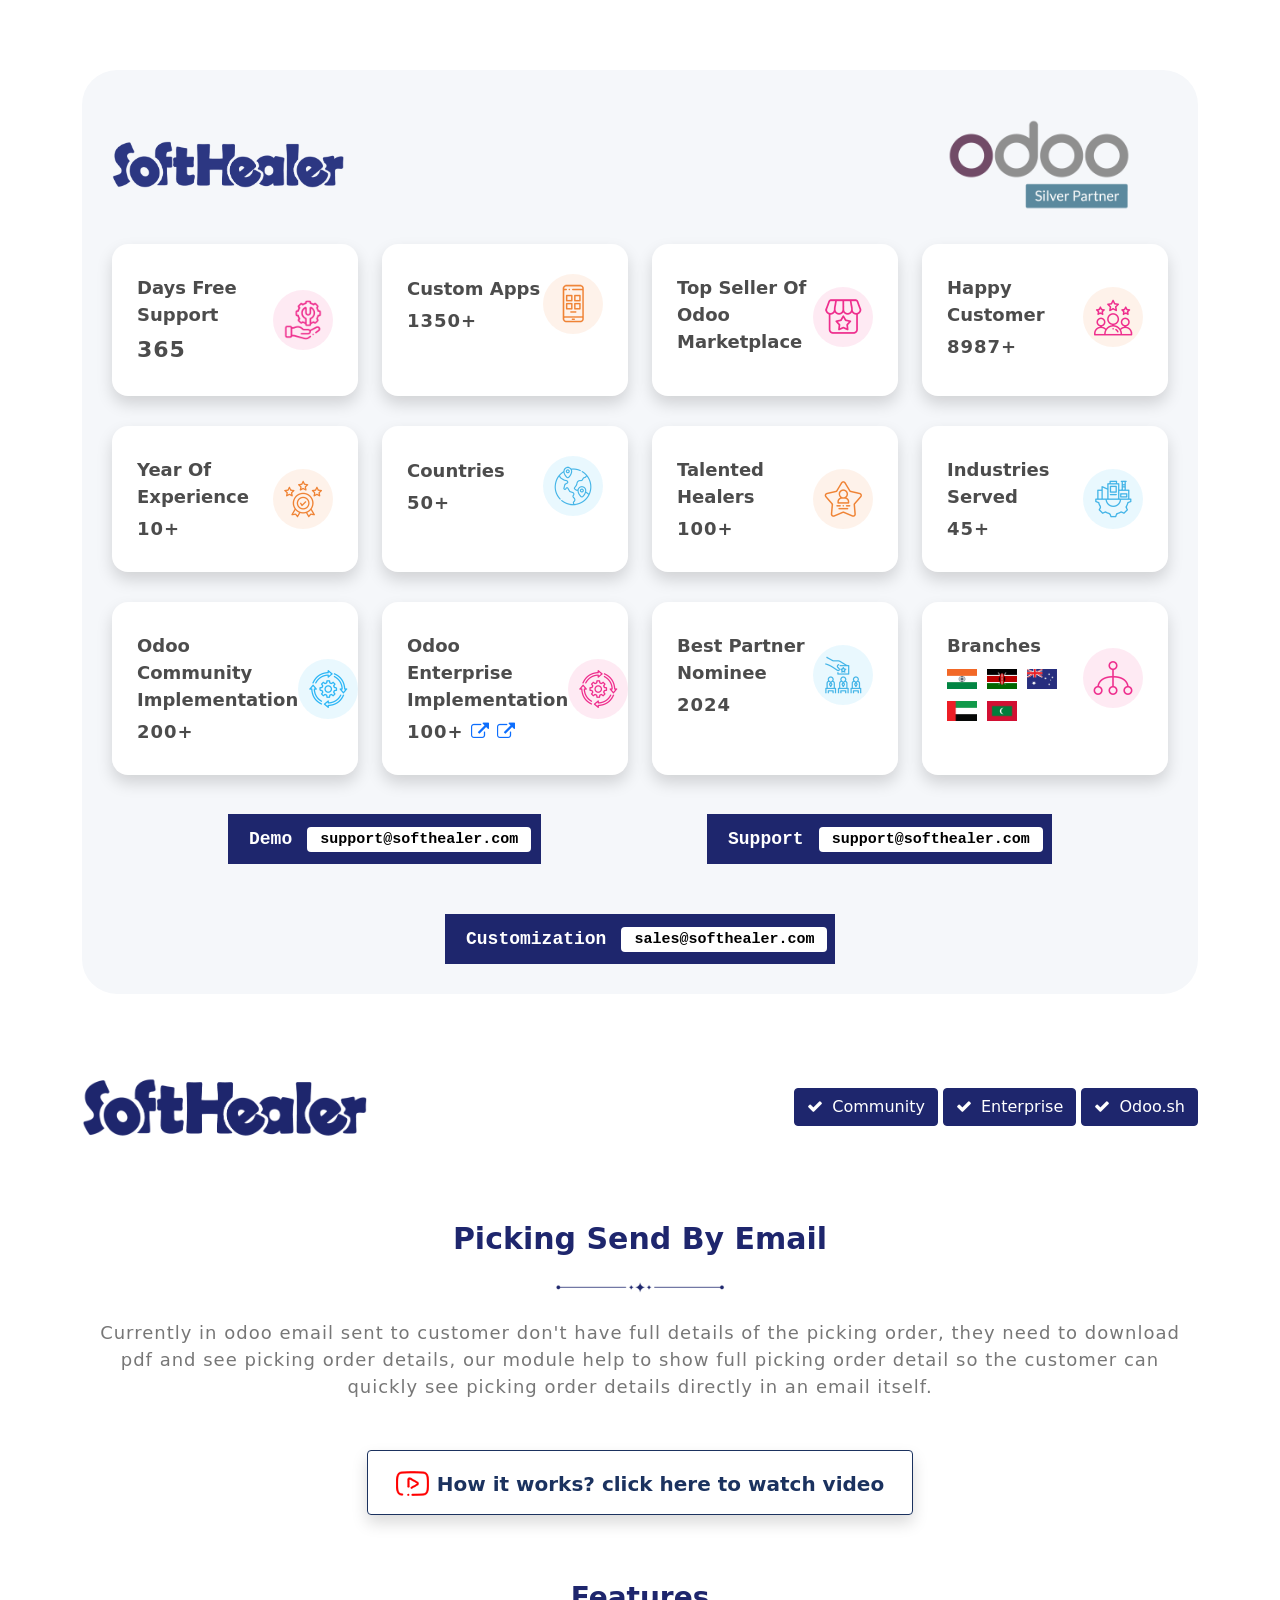
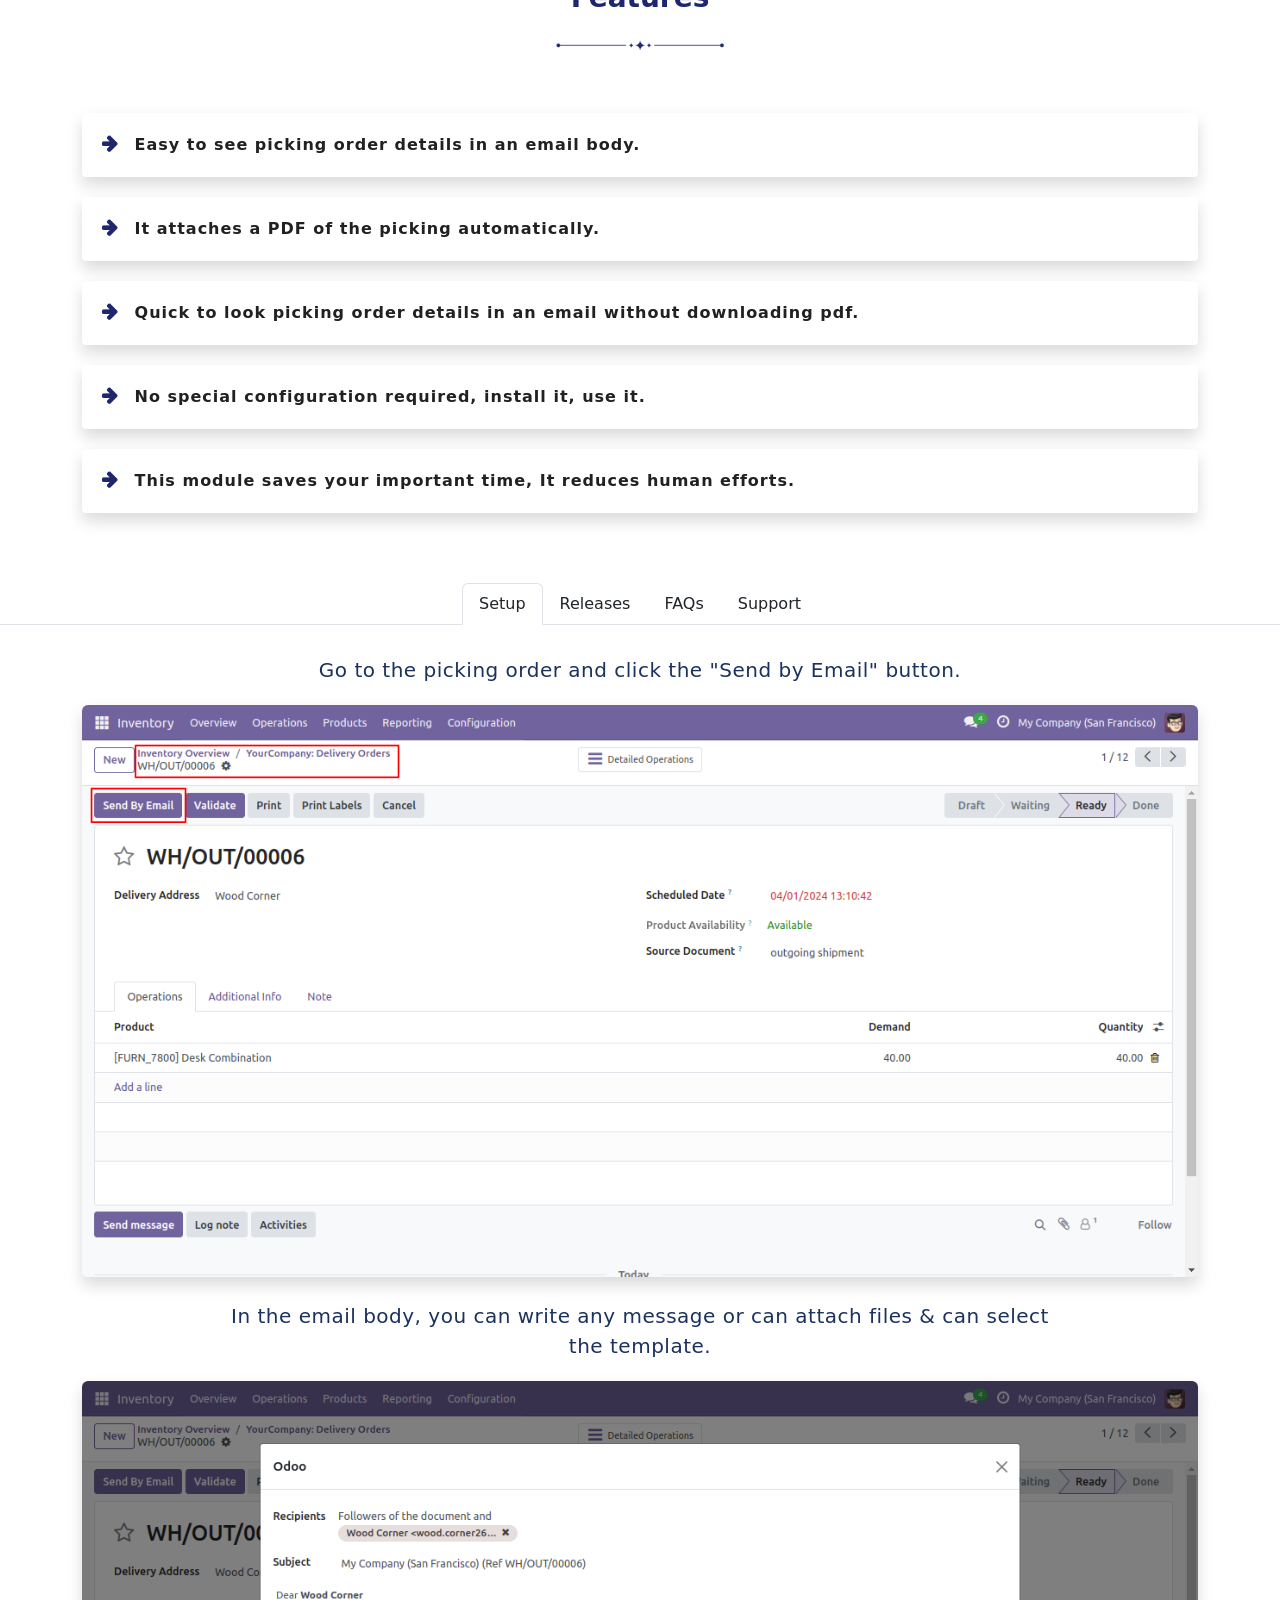
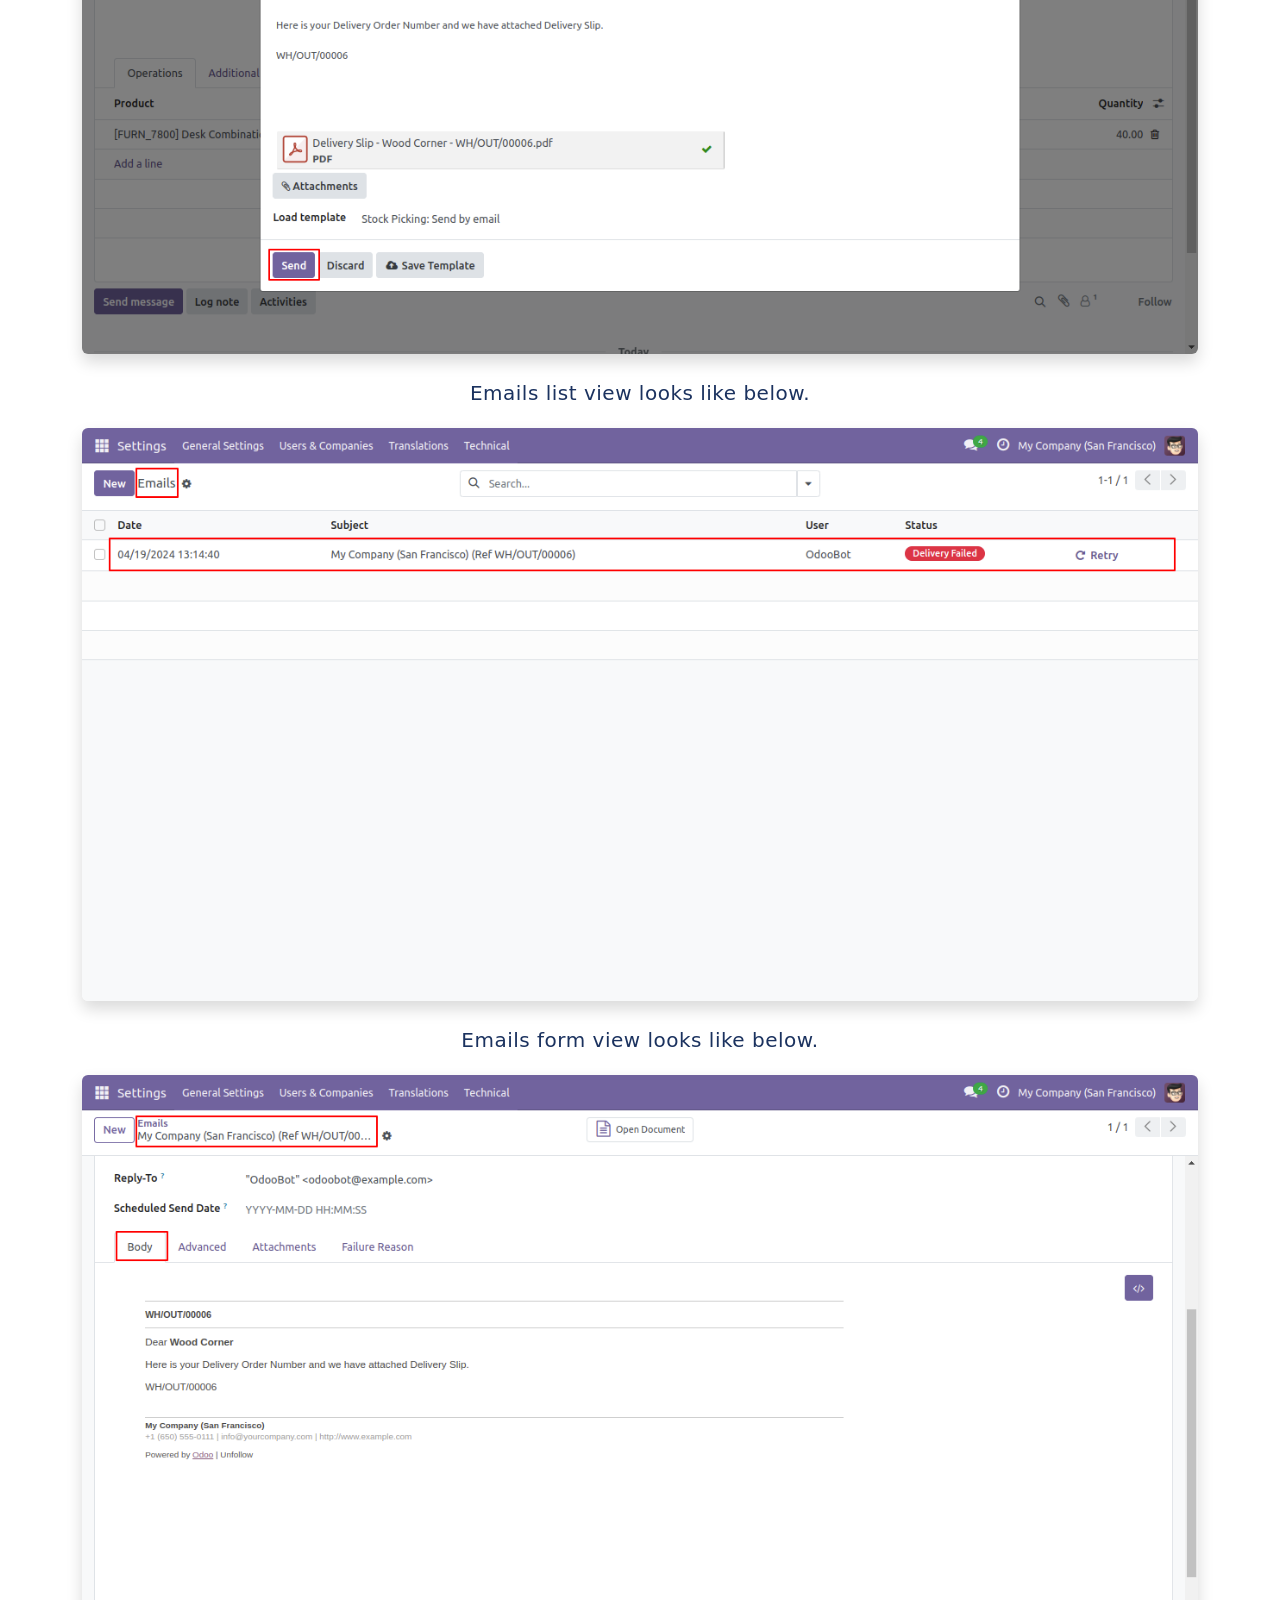
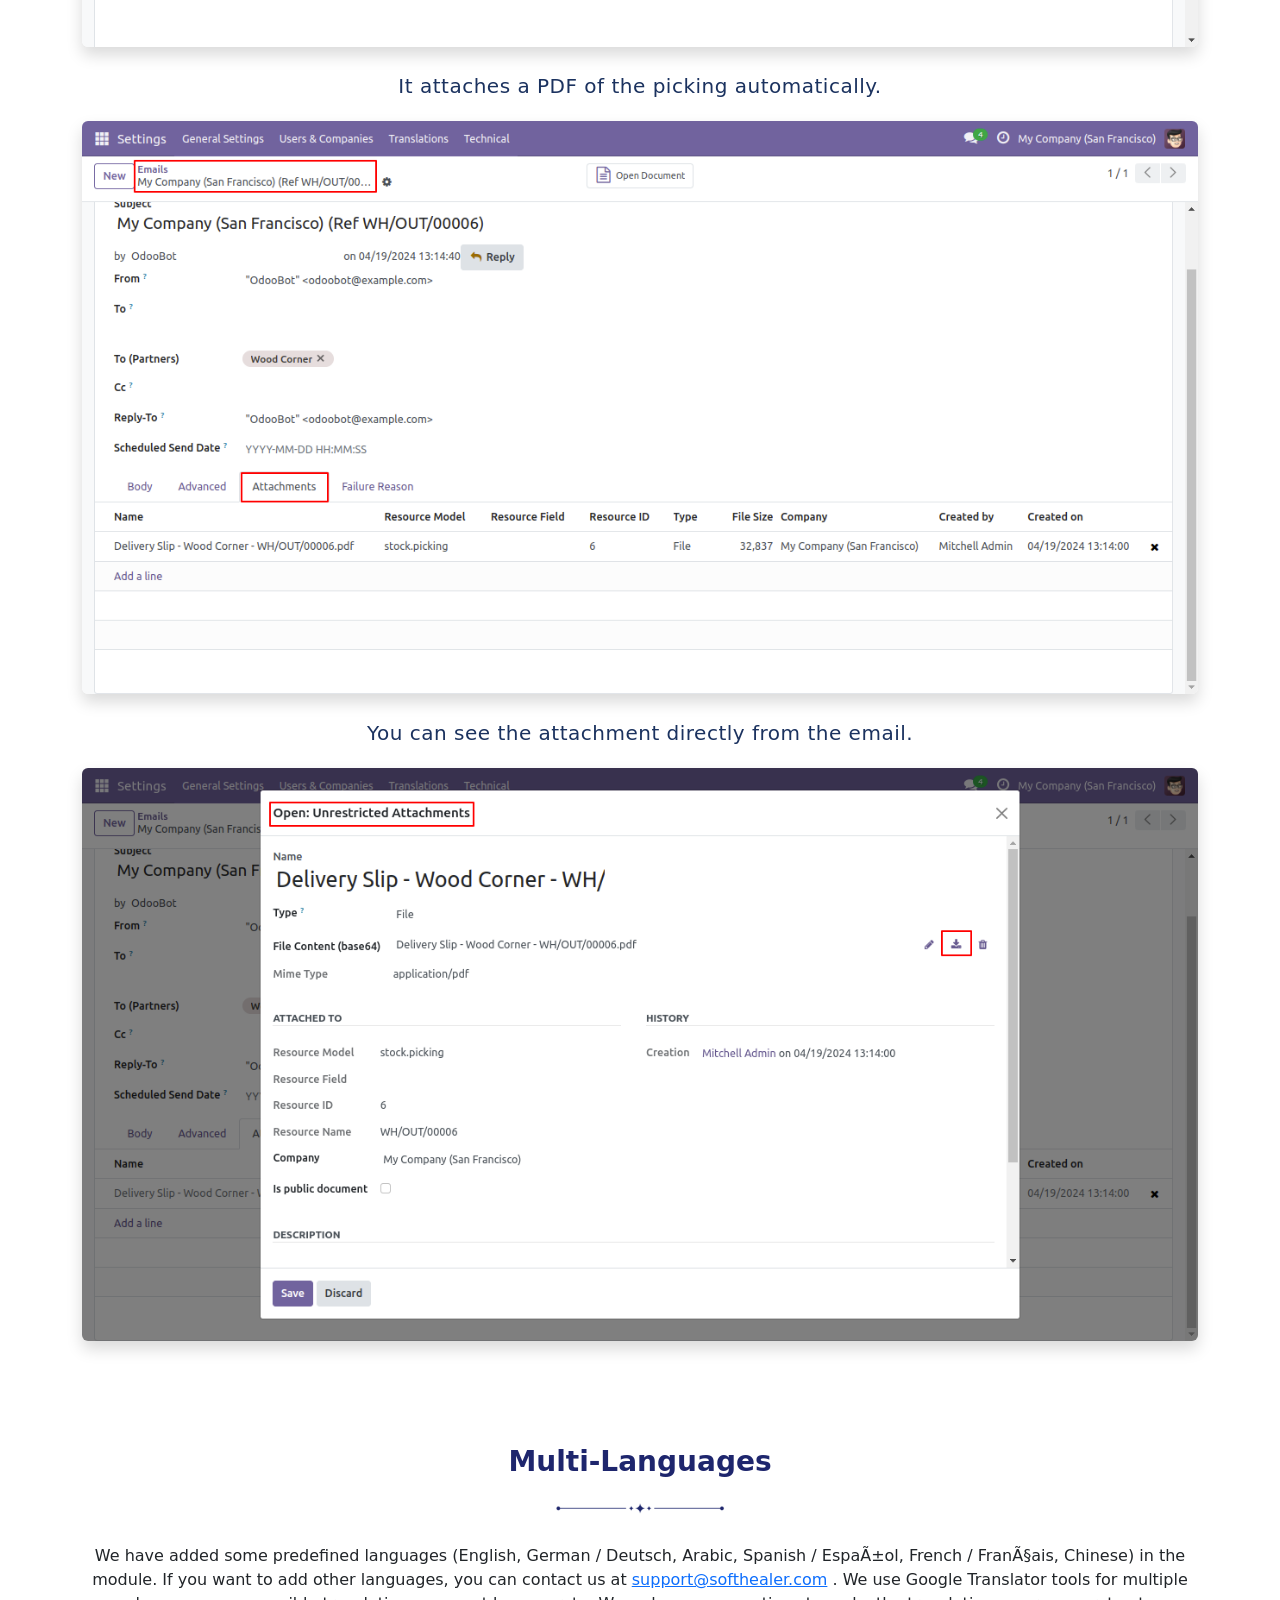
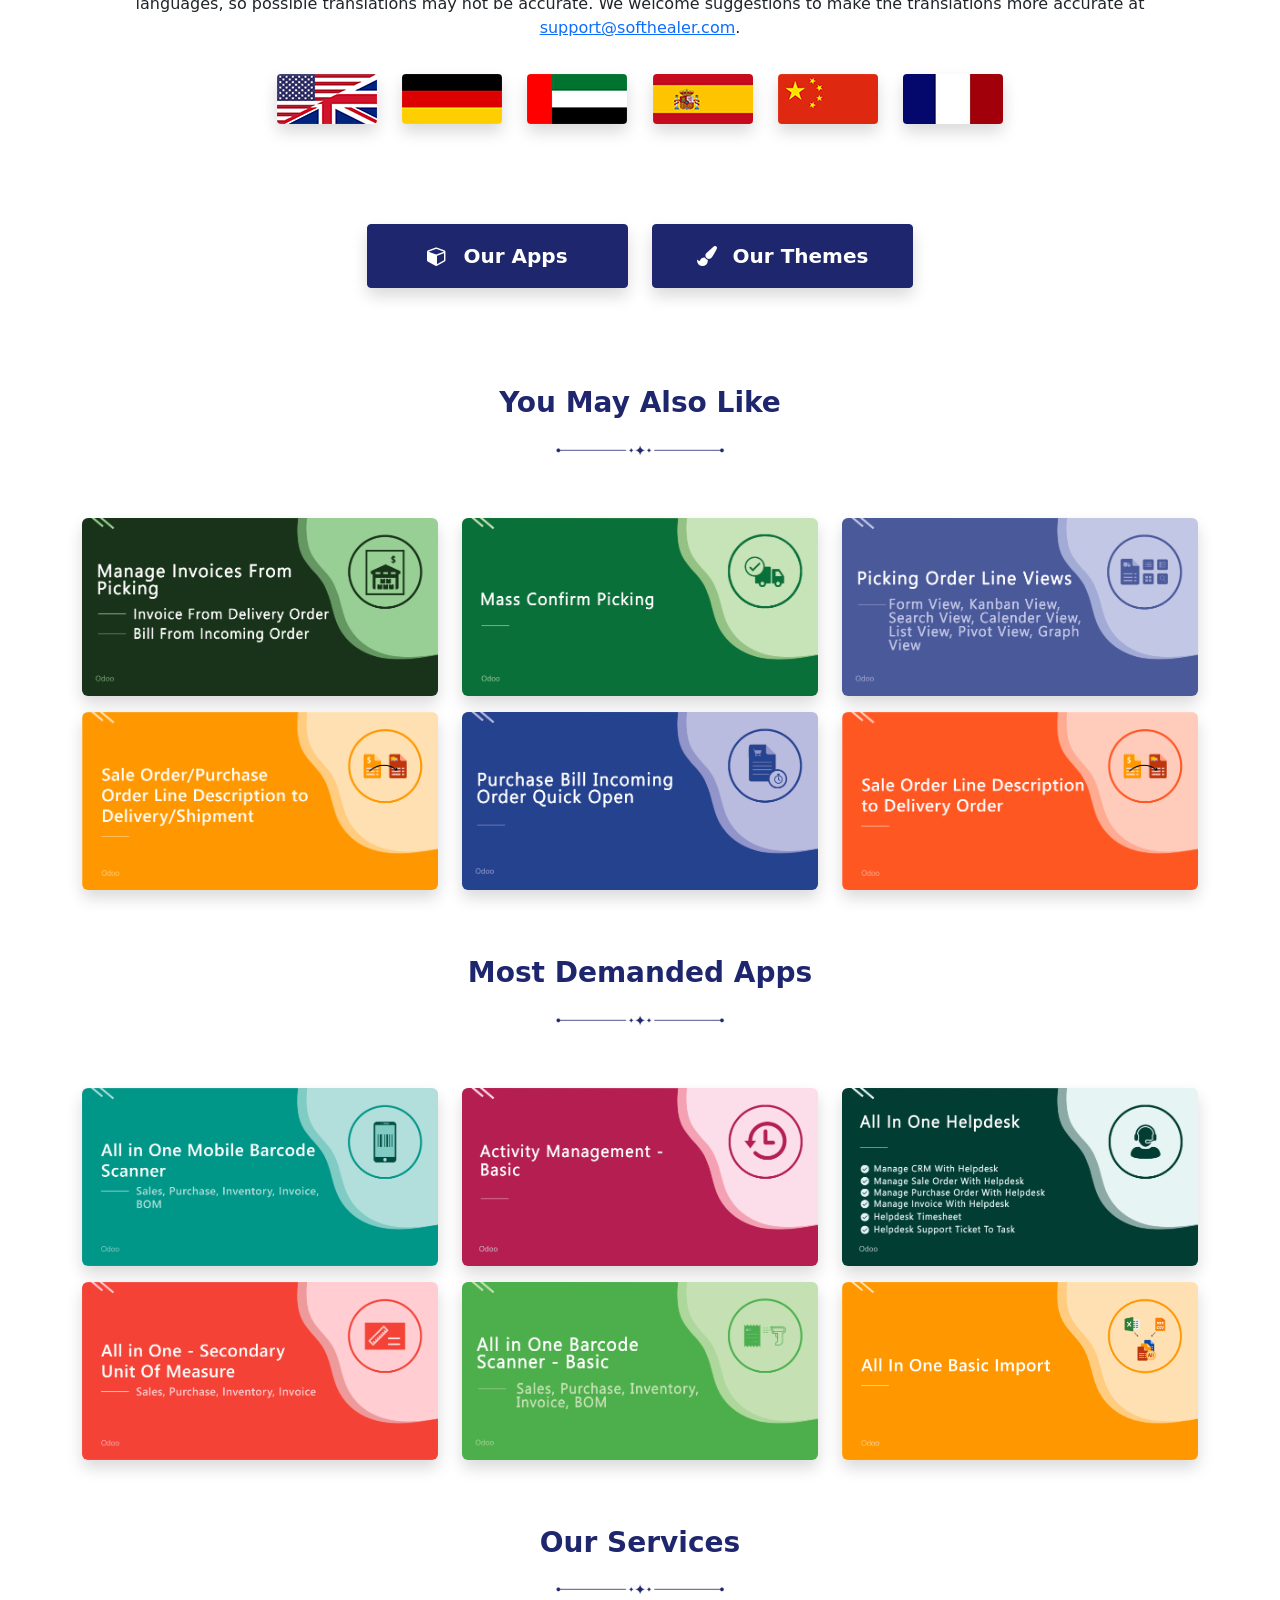
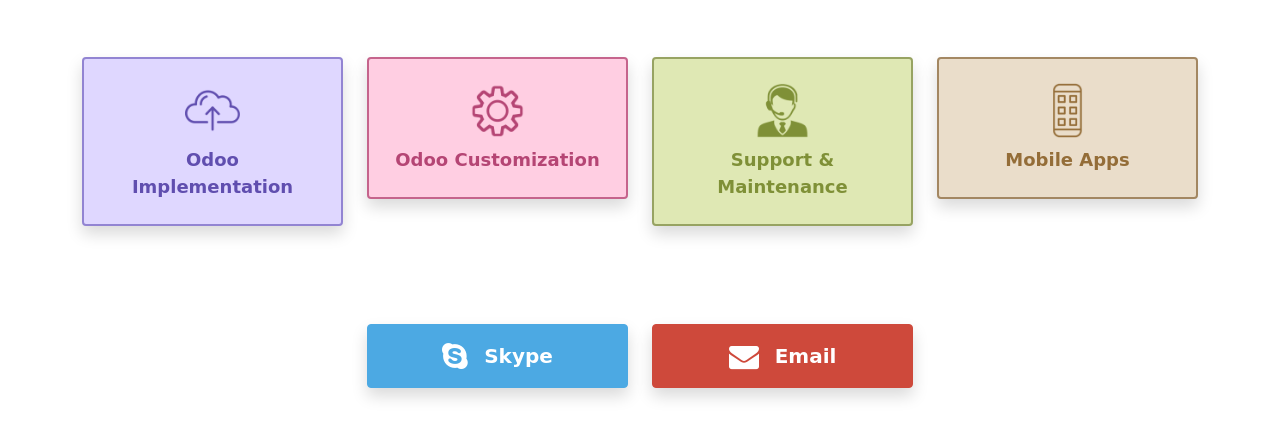
<file: sh_picking_send_email/static/description/index.html>
<!DOCTYPE html>
<html>
   <head>
      <title></title>
      <!-- <link rel="stylesheet" href="https://maxcdn.bootstrapcdn.com/bootstrap/4.5.0/css/bootstrap.min.css"> -->
      <link href="https://cdn.jsdelivr.net/npm/bootstrap@5.0.2/dist/css/bootstrap.min.css" rel="stylesheet" integrity="sha384-EVSTQN3/azprG1Anm3QDgpJLIm9Nao0Yz1ztcQTwFspd3yD65VohhpuuCOmLASjC" crossorigin="anonymous">
      <link rel="stylesheet" href="https://cdnjs.cloudflare.com/ajax/libs/font-awesome/4.7.0/css/font-awesome.min.css">
      <!-- <script src="https://ajax.googleapis.com/ajax/libs/jquery/3.5.1/jquery.min.js"></script>
      <script src="https://cdnjs.cloudflare.com/ajax/libs/popper.js/1.16.0/umd/popper.min.js"></script>
      <script src="https://maxcdn.bootstrapcdn.com/bootstrap/4.5.0/js/bootstrap.min.js"></script> -->
      <script src="https://cdn.jsdelivr.net/npm/bootstrap@5.0.2/dist/js/bootstrap.bundle.min.js" integrity="sha384-MrcW6ZMFYlzcLA8Nl+NtUVF0sA7MsXsP1UyJoMp4YLEuNSfAP+JcXn/tWtIaxVXM" crossorigin="anonymous"></script>


   </head>
   <section class="sh_counter_section position-relative" style="margin-top:20px;margin-bottom:15px;padding:50px 0px;">
         <div class="container">
            <div class="" style="width: 100%;background-color: #f5f7fa;padding: 30px;border-radius: 35px;">
               <div class="row align-items-center">
                  <div class="col-xxl-6 col-xl-6 col-lg-6 col-md-6 col-6" style="text-align:left">
                     <img src="brandsection/img/softhealer_other.png" alt="logo" style="width:45%">
                  </div>
                  <div class="col-xxl-6 col-xl-6 col-lg-6 col-md-6 col-6" style="text-align:right">
                     <div class="sh_right_logo w-50 ms-auto">
                        <img src="brandsection/img/odoo_silver_partner_rgb.png" alt="right logo" class="w-100">
                     </div>
                  </div>
               </div>
               <div class="row ">
                  <div class="col-xxl-3 col-xl-3 col-lg-6 col-md-6 col-12 card-group">
                     <div class="sh_counter_box rounded rounded-4 w-100 shadow justify-content-between"
                        style="padding: 30px 25px;border-radius: 4px;;background-color:#fff;margin:15px 0; ">
                        <div class="sh_content_box justify-content-between d-flex align-items-center">
                           <div class="sh_left">
                              <div class="sh_title_text"
                                 style="text-transform: capitalize;font-size:18px;margin-bottom:5px; color:#4c4c4c; font-weight: 600;">
                                 Days Free Support</div>
                              <div class="sh_counter_num"
                                 style="font-size: 22px; letter-spacing:1px;font-weight:600;color:#4c4c4c;">365</div>
                           </div>
                           <div class="sh_right">
                              <div class="sh_icon icon_2 d-flex justify-content-center align-items-center"
                                 style="width: 60px;height: 60px; border-radius:50%;background-color: #ee368c1a;">
                                 <img src="./brandsection/img/days free support.png" alt="Counter box img"
                                    style="width: 100%;height: 100%;padding: 10px;">
                              </div>
                           </div>
                        </div>
                     </div>
                  </div>
                  <div class="col-xxl-3 col-xl-3 col-lg-6 col-md-6 col-12 card-group">
                     <div class="sh_counter_box rounded rounded-4 w-100 shadow"
                        style="padding: 30px 25px;border-radius: 4px;background-color:#fff;margin:15px 0;">
                        <div class="sh_content_box justify-content-between d-flex align-items-center">
                           <div class="sh_left">
                              <div class="sh_title_text"
                                 style="text-transform: capitalize;font-size:18px;margin-bottom:5px; color:#4c4c4c; font-weight: 600;">
                                 Custom Apps</div>
                              <div class="sh_counter_num"
                                 style="font-size:18px; letter-spacing:1px;font-weight:600;color:#4c4c4c;">1350+</div>
                           </div>
                           <div class="sh_right">
                              <div class="sh_icon icon_4 d-flex justify-content-center align-items-center"
                                 style="width: 60px;height: 60px; border-radius:50%;background-color: #ee83361a;">
                                 <img src="./brandsection/img/custom apps.png" alt="counter box img"
                                    style="width: 100%;height: 100%;padding: 10px;">
                              </div>
                           </div>
                        </div>
                     </div>
                  </div>
                  <div class="col-xxl-3 col-xl-3 col-lg-6 col-md-6 col-12 card-group">
                     <div class="sh_counter_box rounded rounded-4 w-100 shadow"
                        style="padding: 30px 25px;border-radius: 4px;background-color:#fff;margin:15px 0; ">
                        <div class="sh_content_box justify-content-between d-flex align-items-center">
                           <div class="sh_left">
                              <div class="sh_title_text"
                                 style="text-transform: capitalize;font-size:18px;margin-bottom:5px; color:#4c4c4c; font-weight: 600;">
                                 top seller of odoo marketplace</div>
                           </div>
                           <div class="sh_right">
                              <div class="sh_icon icon_2 d-flex justify-content-center align-items-center"
                                 style="width: 60px;height: 60px; border-radius:50%;background-color: #ee368c1a;">
                                 <img src="./brandsection/img/top seller of odoo marketplace.png" alt="counter box img"
                                    style="width: 100%;height: 100%;padding: 10px;">
                              </div>
                           </div>
                        </div>
                     </div>
                  </div>
                  <div class="col-xxl-3 col-xl-3 col-lg-6 col-md-6 col-12 card-group">
                     <div class="sh_counter_box rounded rounded-4 w-100 shadow"
                        style="padding: 30px 25px;border-radius: 4px;background-color:#fff;margin:15px 0; ">
                        <div class="sh_content_box justify-content-between d-flex align-items-center">
                           <div class="sh_left">
                              <div class="sh_title_text"
                                 style="text-transform: capitalize;font-size:18px;margin-bottom:5px; color:#4c4c4c; font-weight: 600;">
                                 Happy Customer</div>
                              <div class="sh_counter_num"
                                 style="font-size:18px; letter-spacing:1px;font-weight:600;color:#4c4c4c;">8987+</div>
                           </div>
                           <div class="sh_right">
                              <div class="sh_icon icon_2 d-flex justify-content-center align-items-center"
                                 style="width: 60px;height: 60px; border-radius:50%;background-color: #ee83361a;">
                                 <img src="./brandsection/img/happy customer.png" alt="counter box img"
                                    style="width: 100%;height: 100%;padding: 10px;">
                              </div>
                           </div>
                        </div>
                     </div>
                  </div>
   
               </div>
               <div class="row ">
                  <div class="col-xxl-3 col-xl-3 col-lg-6 col-md-6 col-12 card-group">
                     <div class="sh_counter_box rounded rounded-4 w-100 shadow"
                        style="padding: 30px 25px;border-radius: 4px;background-color:#fff;margin:15px 0; ">
                        <div class="sh_content_box justify-content-between d-flex align-items-center">
                           <div class="sh_left">
                              <div class="sh_title_text"
                                 style="text-transform: capitalize;font-size:18px;margin-bottom:5px; color:#4c4c4c; font-weight: 600;">
                                 Year Of Experience</div>
                              <div class="sh_counter_num"
                                 style="font-size:18px; letter-spacing:1px;font-weight:600;color:#4c4c4c;">10+</div>
                           </div>
                           <div class="sh_right">
                              <div class="sh_icon icon_2 d-flex justify-content-center align-items-center"
                                 style="width: 60px;height: 60px; border-radius:50%;background-color: #ee83361a;">
                                 <img src="./brandsection/img/year of experience.png" alt="counter box img"
                                    style="width: 100%;height: 100%;padding: 10px;">
                              </div>
                           </div>
                        </div>
                     </div>
                  </div>
                  <div class="col-xxl-3 col-xl-3 col-lg-6 col-md-6 col-12 card-group">
                     <div class="sh_counter_box rounded rounded-4 w-100 shadow"
                        style="padding: 30px 25px;border-radius: 4px;background-color:#fff;margin:15px 0;">
                        <div class="sh_content_box justify-content-between d-flex align-items-center">
                           <div class="sh_left">
                              <div class="sh_title_text"
                                 style="text-transform: capitalize;font-size:18px;margin-bottom:5px; color:#4c4c4c; font-weight: 600;">
                                 countries</div>
                              <div class="sh_counter_num"
                                 style="font-size:18px; letter-spacing:1px;font-weight:600;color:#4c4c4c;">50+</div>
                           </div>
                           <div class="sh_right">
                              <div class="sh_icon icon_3 d-flex justify-content-center align-items-center"
                                 style="width: 60px;height: 60px; border-radius:50%;background-color: #2db6f51a;">
                                 <img src="./brandsection/img/countries.png" alt="counter box img"
                                    style="width: 100%;height: 100%;padding: 10px;">
                              </div>
                           </div>
                        </div>
                     </div>
                  </div>
                  <div class="col-xxl-3 col-xl-3 col-lg-6 col-md-6 col-12 card-group">
                     <div class="sh_counter_box rounded rounded-4 w-100 shadow"
                        style="padding: 30px 25px;border-radius: 4px;background-color:#fff;margin:15px 0;">
                        <div class="sh_content_box justify-content-between d-flex align-items-center">
                           <div class="sh_left">
                              <div class="sh_title_text"
                                 style="text-transform: capitalize;font-size:18px;margin-bottom:5px; color:#4c4c4c; font-weight: 600;">
                                 Talented healers</div>
                              <div class="sh_counter_num"
                                 style="font-size:18px; letter-spacing:1px;font-weight:600;color:#4c4c4c;">100+</div>
                           </div>
                           <div class="sh_right">
                              <div class="sh_icon icon_4 d-flex justify-content-center align-items-center"
                                 style="width: 60px;height: 60px; border-radius:50%;background-color: #ee83361a;">
                                 <img src="./brandsection/img/talented healers.png" alt="counter box img"
                                    style="width: 100%;height: 100%;padding: 10px;">
                              </div>
                           </div>
                        </div>
                     </div>
                  </div>
                  <div class="col-xxl-3 col-xl-3 col-lg-6 col-md-6 col-12 card-group">
                     <div class="sh_counter_box rounded rounded-4 w-100 shadow"
                        style="padding: 30px 25px;border-radius: 4px;background-color:#fff;margin:15px 0;">
                        <div class="sh_content_box justify-content-between d-flex align-items-center">
                           <div class="sh_left">
                              <div class="sh_title_text"
                                 style="text-transform: capitalize;font-size:18px;margin-bottom:5px; color:#4c4c4c; font-weight: 600;">
                                 Industries Served</div>
                              <div class="sh_counter_num"
                                 style="font-size:18px; letter-spacing:1px;font-weight:600;color:#4c4c4c;">45+</div>
                           </div>
                           <div class="sh_right">
                              <div class="sh_icon icon_4 d-flex justify-content-center align-items-center"
                                 style="width: 60px;height: 60px; border-radius:50%;background-color: #2db6f51a;">
                                 <img src="./brandsection/img/industries served.png" alt="counter box img"
                                    style="width: 100%;height: 100%;padding: 10px;">
                              </div>
                           </div>
                        </div>
                     </div>
                  </div>
               </div>
               <div class="row ">
                  <div class="col-xxl-3 col-xl-3 col-lg-6 col-md-6 col-12 card-group">
                     <div class="sh_counter_box rounded rounded-4 w-100 shadow"
                        style="padding: 30px 25px;border-radius: 4px;background-color:#fff;margin:15px 0;">
                        <div class="sh_content_box justify-content-between d-flex align-items-center">
                           <div class="sh_left">
                              <div class="sh_title_text"
                                 style="text-transform: capitalize;font-size:18px;margin-bottom:5px; color:#4c4c4c; font-weight: 600;">
                                 Odoo Community Implementation</div>
                              <div class="sh_counter_num"
                                 style="font-size:18px; letter-spacing:1px;font-weight:600;color:#4c4c4c;">200+</div>
                           </div>
                           <div class="sh_right">
                              <div class="sh_icon icon_3 d-flex justify-content-center align-items-center"
                                 style="width: 60px;height: 60px; border-radius:50%;background-color: #2db6f51a;">
                                 <img src="./brandsection/img/odoo community implementation.png" alt="counter box img"
                                    style="width: 100%;height: 100%;padding: 10px;">
                              </div>
                           </div>
                        </div>
                     </div>
                  </div>
                  <div class="col-xxl-3 col-xl-3 col-lg-6 col-md-6 col-12 card-group">
                     <div class="sh_counter_box rounded rounded-4 w-100 shadow"
                        style="padding: 30px 25px;border-radius: 4px;background-color:#fff;margin:15px 0;">
                        <div class="sh_content_box justify-content-between d-flex align-items-center">
                           <div class="sh_left">
                              <div class="sh_title_text"
                                 style="text-transform: capitalize;font-size:18px;margin-bottom:5px; color:#4c4c4c; font-weight: 600;">
                                 Odoo Enterprise Implementation</div>
                              <div class="sh_counter_num"
                                 style="font-size:18px; letter-spacing:1px;font-weight:600;color:#4c4c4c;">100+
                                 <a
                                    href="https://www.odoo.com/es/partners/softhealer-technologies-private-limited-13363635?country_id=101"><i
                                       class="fa fa-external-link" aria-hidden="true"></i></a>
                                 <a
                                    href="https://www.odoo.com/es/partners/softhealer-technologies-llc-18105100?country_id=2"><i
                                       class="fa fa-external-link" aria-hidden="true"></i></a>
                              </div>
                           </div>
                           <div class="sh_right">
                              <div class="sh_icon icon_4 d-flex justify-content-center align-items-center"
                                 style="width: 60px;height: 60px; border-radius:50%;background-color:#ee368c1a;">
                                 <img src="./brandsection/img/odoo enterprise implementation.png" alt="counter box img"
                                    style="width: 100%;height: 100%;padding: 10px;">
                              </div>
                           </div>
                        </div>
                     </div>
                  </div>
                  <div class="col-xxl-3 col-xl-3 col-lg-6 col-md-6 col-12 card-group">
                     <div class="sh_counter_box rounded rounded-4 w-100 shadow"
                        style="padding: 30px 25px;border-radius: 4px;background-color:#fff;margin:15px 0;">
                        <div class="sh_content_box justify-content-between d-flex align-items-center">
                           <div class="sh_left">
                              <div class="sh_title_text"
                                 style="text-transform: capitalize;font-size:18px;margin-bottom:5px; color:#4c4c4c; font-weight: 600;">
                                 Best partner Nominee</div>
                              <div class="sh_counter_num"
                                 style="font-size:18px; letter-spacing:1px;font-weight:600;color:#4c4c4c;">2024</div>
                           </div>
                           <div class="sh_right">
                              <div class="sh_icon icon_3 d-flex justify-content-center align-items-center"
                                 style="width: 60px;height: 60px; border-radius:50%;background-color: #2db6f51a;">
                                 <img src="./brandsection/img/best partner nominee.png" alt="counter box img"
                                    style="width: 100%;height: 100%;padding: 10px;">
                              </div>
                           </div>
                        </div>
                     </div>
                  </div>
                  <div class="col-xxl-3 col-xl-3 col-lg-6 col-md-6 col-12 card-group">
                     <div class="sh_counter_box rounded rounded-4 w-100 shadow"
                        style="padding: 30px 25px;border-radius: 4px;background-color:#fff;margin:15px 0; ">
                        <div class="sh_content_box justify-content-between d-flex align-items-center">
                           <div class="sh_left">
                              <div class="sh_title_text"
                                 style="text-transform: capitalize;font-size:18px;margin-bottom:5px; color:#4c4c4c; font-weight: 600;">
                                 Branches</div>
                              <div class="sh_counter_num" style="font-size:18px; letter-spacing:1px;font-weight:600;color:#4c4c4c; display: flex; align-items: center; flex-wrap: wrap; gap:5px;">
                                 <div  style="width: 30px;margin-right:5px;">
                                    <img src="brandsection/img/india_flag.jpg"  class="w-100 h-100" style="object-fit: cover;">
                                 </div>
                                 <div  style="width: 30px;margin-right:5px;">
                                    <img src="brandsection/img/kenya_flag.jpg" class="w-100 h-100" style="object-fit: cover;">
                                 </div>
                                 <div  style="width: 30px;margin-right:5px;">
                                    <img src="brandsection/img/australia_flag.jpg" class="w-100 h-100" style="object-fit: cover;">
                                 </div>
                                 <div  style="width: 30px;margin-right:5px;">
                                    <img src="brandsection/img/dubai_flag.jpg" class="w-100 h-100" style="object-fit: cover;">
                                 </div>
                                  <div  style="width: 30px;margin-right:5px;">
                                    <img src="brandsection/img/maldives_flag.jpg" class="w-100 h-100" style="object-fit: cover;">
                                 </div>
                              </div>
                           </div>
                           <div class="sh_right">
                              <div class="sh_icon icon_2 d-flex justify-content-center align-items-center"
                                 style="width: 60px;height: 60px; border-radius:50%;background-color: #ee368c1a;">
                                 <img src="brandsection/img/branch.png" alt="counter box img"
                                    style="width: 100%;height: 100%;padding: 10px;">
                              </div>
                           </div>
                        </div>
                     </div>
                  </div>
               </div>
               <br/>
               <div style="display: flex; gap: 50px; justify-content: center; flex-wrap: wrap; justify-content: space-evenly;" class="justify-content-evenly ">
                  <!-- Support Button -->
                  <div style="font-weight: 500; font-size: 15px; border: 1px solid #1e266d; display: flex; background-color: #1e266d; border-radius: 0px; width: 313px; height: 50px;">
                      <div class="text-center d-flex justify-content-around align-items-center" style="color: #091E42; font-family: Montserrat; padding: 0; min-width: 80%;  display: flex; align-items: center;">
                        <span style="padding: 0px 15px 0 20px; color: #fff; font-weight: 600; font-size: 18px; font-family: monospace;">Demo</span>
                        <b><span class="" style="position: relative; overflow: hidden; border: 1px solid transparent; padding: .175rem .75rem; font-size: 15px; line-height: 1.5; border-radius: .25rem; background-color: #fff; color: #000;  font-family: monospace;">
                           support@softhealer.com</span></b>
                      </div>
                      
                  </div>
                   <!-- Customization Button -->
                   <div style="font-weight: 500; font-size: 15px; border: 1px solid #1e266d; display: flex; background-color: #1e266d; border-radius: 0px; width: 345px; height: 50px;">
                     <div class="text-center d-flex justify-content-around align-items-center" style="color: #091E42; font-family: Montserrat; padding: 0; min-width: 90%;  display: flex; align-items: center;">
                         <span style="padding: 0px 15px 0 20px; color: #fff; font-weight: 600; font-size: 18px; font-family: monospace;">Support</span>
                         <b>  <span class="" style="position: relative; overflow: hidden; border: 1px solid transparent; padding: .175rem .75rem; font-size: 15px; line-height: 1.5; border-radius: .25rem; background-color: #fff; color: #000;  font-family: monospace;">
                          support@softhealer.com</span></b>
                     </div>
                     
                 </div>
                  <!-- Demo Button -->
                  <div style="font-weight: 500; font-size: 15px; border: 1px solid #1e266d; display: flex; background-color: #1e266d; border-radius: 0px; width: 390px; height: 50px;">
                     <div class="text-center justify-content-around d-flex align-items-center" style="color: #091E42; font-family: Montserrat; padding: 0; min-width: 80%;  display: flex; align-items: center;">
                         <span style="padding: 0px 15px 0 20px; color: #fff; font-weight: 600; font-size: 18px; font-family: monospace;">Customization</span>
                         <b> <span class="" style="position: relative; overflow: hidden; border: 1px solid transparent; padding: .175rem .75rem; font-size: 15px; line-height: 1.5; border-radius: .25rem; background-color: #fff; color: #000;  
    transform: translateX(6px); font-family: monospace;">
                          sales@softhealer.com</span></b>
                     </div>
                 </div>
              </div>
              </div>

            </div>
         </div>
      </section>
      
      <section id="sh_module_heading">
         <div class="container">
            <div class="sh_center text-center" style='margin: 2rem 0;'>
               <div class="row align-items-center" style='align-items: center;'>
                  <div class="col-lg-4 col-md-4 col-sm-12" style='text-align: left;'>
                     <img src='shapes/softhealer.png' alt='logo' style="width: 80%;">
                  </div>
                  <div class="col-lg-8 col-md-8 col-sm-12" style='text-align: right;'>
                     <span class='btn btn-primary' style="position: relative; overflow: hidden; border: 1px solid transparent; padding: .375rem .75rem; font-size: 1rem; line-height: 1.5; border-radius: .25rem; background-color: #1e266d;border-color: #1e266d;"><i class='fa fa-check' style="margin-right: 9px;"></i>Community</span>
                     <span class='btn btn-primary' style="position: relative; overflow: hidden; border: 1px solid transparent; padding: .375rem .75rem; font-size: 1rem; line-height: 1.5; border-radius: .25rem; background-color: #1e266d;border-color: #1e266d;"><i class='fa fa-check' style="margin-right: 9px;"></i>Enterprise</span>
                     <span class='btn btn-primary' style="position: relative; overflow: hidden; border: 1px solid transparent; padding: .375rem .75rem; font-size: 1rem; line-height: 1.5; border-radius: .25rem; background-color: #1e266d;border-color: #1e266d;"><i class='fa fa-check' style="margin-right: 9px;"></i>Odoo.sh</span>
                  </div>
               </div>
            </div>
         </div>
      </section>
      <!-- heading  -->
      <section id="sh_module_heading" style="padding-top: 50px;">
         <div class="container">
            <div class="sh_center text-center">
               <h4 style="font-size: 30px;font-weight: 600;color: #1e266d;margin-bottom: 10px;">Picking Send By Email</h4>
               <!-- <img src="shape.png" style="width: 100px;display: block;text-align: center;margin: auto;margin-bottom: 20px;" /> -->
               <img src="shapes/heading.png" alt="heading" />
               <p style="color: #777;font-size: 18px;margin: 0;letter-spacing: 1px;margin-top: 12px;">Currently in odoo email sent to customer don't have full details of the picking order, they need to download pdf and see picking order details, our module help to show full picking order detail so the customer can quickly see picking order details directly in an email itself.</p>
            </div>
         </div>
      </section>
      <section id="sh_module_heading" style="padding-top: 50px;">
         <div class="container">
            <div class="row">
               <div class="col-lg-3 hidden-xs" style="padding: 2.5rem 1rem !important;">
               </div>
               <div class="col-lg-6 col-md-6 col-sm-12 col-12 mb-2">
                  <div class="mx-auto">
                     <a href="https://youtu.be/wCuGlaAg-1o" target="_blank" class="shadow rounded py-3 px-4 mb-2 s_tooltip_tabs_tooltip_image s_figure_link text-center btn" style="border-width: 1px;border-style: solid;border-color: #1b325f;color: #1b325f;position: relative; overflow: hidden;text-decoration: none;border-radius: 0px;display: inline-block;font-size: 20px;font-weight: bold;width: 100%;border-radius: 0.25rem !important;"><span><img class="me-2" src="shapes/vd_btn.png" alt="video_btn" style="height: 25px;" /></span><span class="align-middle">How it works? click here to watch video</span></a>
                  </div>
               </div>
               <div class="col-lg-3 hidden-xs" style="padding: 2.5rem 1rem !important;">
               </div>
            </div>
         </div>
      </section>

      <section id="sh_feature" style="padding-top: 50px;background-color: transparent;">
         <div class="container">
            <div class="sh_center text-center mb-5">
               <h4 style="font-size: 28px;font-weight: 600;color: #1e266d;margin-bottom: 10px;">Features</h4>
               <!-- <hr style="width: 100px;border-width: 2px;border-color: #1e266d;" /> -->
               <img src="shapes/heading.png" alt="heading" />
            </div>
      <div id="Feature" class="tab-pane active">
         <ul style="padding: 0;list-style: none;">
            <li class="shadow rounded" style="padding: 20px;margin-bottom: 20px;font-size: 16px;color: #212121;font-weight: 600;letter-spacing: 1px;display: block;border-radius: 0.25rem !important;"><span class="fa fa-arrow-right" style="color: #1e266d;font-weight: 600;font-size: 18px;padding-right: 10px;"></span> Easy to see picking order details in an email body.
            </li>
            <li class="shadow rounded" style="padding: 20px;margin-bottom: 20px;font-size: 16px;color: #212121;font-weight: 600;letter-spacing: 1px;display: block;border-radius: 0.25rem !important;"><span class="fa fa-arrow-right" style="color: #1e266d;font-weight: 600;font-size: 18px;padding-right: 10px;"></span> It attaches a PDF of the picking automatically.
            </li>
            <li class="shadow rounded" style="padding: 20px;margin-bottom: 20px;font-size: 16px;color: #212121;font-weight: 600;letter-spacing: 1px;display: block;border-radius: 0.25rem !important;"><span class="fa fa-arrow-right" style="color: #1e266d;font-weight: 600;font-size: 18px;padding-right: 10px;"></span> Quick to look picking order details in an email without downloading pdf.
            </li>
            <li class="shadow rounded" style="padding: 20px;margin-bottom: 20px;font-size: 16px;color: #212121;font-weight: 600;letter-spacing: 1px;display: block;border-radius: 0.25rem !important;"><span class="fa fa-arrow-right" style="color: #1e266d;font-weight: 600;font-size: 18px;padding-right: 10px;"></span> No special configuration required, install it, use it.
            </li>
            <li class="shadow rounded" style="padding: 20px;margin-bottom: 20px;font-size: 16px;color: #212121;font-weight: 600;letter-spacing: 1px;display: block;border-radius: 0.25rem !important;"><span class="fa fa-arrow-right" style="color: #1e266d;font-weight: 600;font-size: 18px;padding-right: 10px;"></span> This module saves your important time, It reduces human efforts.
            </li>
         
         </ul>
      </div>
   </div>
</section>
<section id="sh_tab" class="sh_tab" style="padding-top: 50px;background-color: transparent;">
   <div class="">
      <ul class="nav nav-tabs justify-content-center bg-transparent" id="nav-tab" role="tablist">
         <li class="nav-item" role="presentation">
           <a class="nav-link text-dark active" id="pills-home-tab-a" data-bs-toggle="pill" data-bs-target="#Configurations" type="button" role="tab" aria-controls="pills-home" aria-selected="false">Setup</a>
         </li>
         <li class="nav-item text-black" role="presentation">
           <a class="nav-link text-dark" id="pills-profile-tab-b" data-bs-toggle="pill" data-bs-target="#Release" type="button" role="tab" aria-controls="pills-profile" aria-selected="false">Releases</a>
         </li>
         <li class="nav-item text-black" role="presentation">
           <a class="nav-link text-dark " id="pills-contact-tab-c" data-bs-toggle="pill" data-bs-target="#FAQ" type="button" role="tab" aria-controls="pills-contact" aria-selected="true">FAQs</a>
         </li>
         <li class="nav-item text-black position-relative" role="presentation">
            <a class="nav-link text-dark " id="pills-contact-tab-c" data-bs-toggle="pill" data-bs-target="#Support" type="button" role="tab" aria-controls="pills-contact" aria-selected="true">Support</a>
          </li>
       </ul>
      <div class="tab-content" style="padding-top: 30px;background-color: transparent;padding-bottom: 30px;">
         
         <!-- tab 2 -->
         <div id="Configurations" class="tab-pane active">
           
            <section id="sh_configuration">
               <div class="container">
                  <div class="text-center">
                     <p style="color: #1b325f;font-size: 20px;max-width: 75%;margin: auto;margin-bottom: 20px;letter-spacing: .5px;"> Go to the picking order and click the "Send by Email" button.
                     </p>
                     <div class="col-md-12">
                       <img class="img-responsive rounded shadow" src="screenshots/1.png" style="width: 100%;" />
                     </div>
                     <br/>
                     <p style="color: #1b325f;font-size: 20px;max-width: 75%;margin: auto;margin-bottom: 20px;letter-spacing: .5px;"> In the email body, you can write any message or can attach files & can select the template.
                     </p>
                     <div class="col-md-12">
                       <img class="img-responsive rounded shadow" src="screenshots/2.png" style="width: 100%;" />
                     </div>
                     <br/>
                     <p style="color: #1b325f;font-size: 20px;max-width: 75%;margin: auto;margin-bottom: 20px;letter-spacing: .5px;">Emails list view looks like below.
                     </p>
                     <div class="col-md-12">
                       <img class="img-responsive rounded shadow" src="screenshots/3.png" style="width: 100%;" />
                     </div>
                     <br/>
                     <p style="color: #1b325f;font-size: 20px;max-width: 75%;margin: auto;margin-bottom: 20px;letter-spacing: .5px;">Emails form view looks like below.
                     </p>
                     <div class="col-md-12">
                       <img class="img-responsive rounded shadow" src="screenshots/4.png" style="width: 100%;"/>
                     </div>
                     <br/>
                     <p style="color: #1b325f;font-size: 20px;max-width: 75%;margin: auto;margin-bottom: 20px;letter-spacing: .5px;"> It attaches a PDF of the picking automatically.
                     </p>
                     <div class="col-md-12">
                       <img class="img-responsive rounded shadow" src="screenshots/5.png" style="width: 100%;" />
                     </div>
                     <br/>
                     <p style="color: #1b325f;font-size: 20px;max-width: 75%;margin: auto;margin-bottom: 20px;letter-spacing: .5px;"> You can see the attachment directly from the email.
                     </p>
                     <div class="col-md-12">
                       <img class="img-responsive rounded shadow" src="screenshots/6.png" style="width: 100%;" />
                     </div>
                     <br/>

                     
                  </div>
               </div>
            </section>
         </div>
         <!-- tab 2 -->
         <!-- tab 3 -->
         <div id="Release" class="tab-pane fade container">
        <div class="sh_content shadow rounded bg-white" style="padding: 20px;margin-bottom: 15px;">
               <h4 style="font-size: 16px;margin: 0;color: #212121;text-decoration: none;font-weight: 600;letter-spacing: 1px;display: block;"><span class="fa fa-hand-o-right" style="color: #1e266d;font-weight: 600;font-size: 18px;padding-right: 10px;"></span> <span>Version 18.0.1</span> | <span style="color: #1e266d;">Released on : 29<sup>th</sup> August 2024</span></h4>
               <div style="font-size: 16px;padding-left: 32px;color: #555;margin: 0;padding-top: 15px;">
                  <div style="font-weight: normal;" class="d-flex align-items-center">
                  <span
                                class="badge me-2"
                                style="
                                    background-color: #1e266d !important;
                                    padding: 5px 15px;
                                    border-radius: 3px;
                                    color: #fff;
                                    font-size: 9px;
                                    text-transform: uppercase;
                                    font-weight: bold;
                                    box-shadow: 0 1px 3px rgba(0, 0, 0, 0.12), 0 1px 2px rgba(0, 0, 0, 0.24);
                                "
                            >
                                Initial
                            </span>
                         <span style="vertical-align: middle;font-size: 15px;">Initial Release.</div>
               </div>
            </div>

         </div>
         <!-- tab 3 -->
         <!-- tab 4 -->
         <div id="FAQ" class="tab-pane fade container">
            <div class="demo">
               <div class="panel-group" id="accordion" role="tablist">
                  <div class="panel panel-default shadow rounded bg-white" style="padding: 20px;margin-bottom: 20px;">
                     <div class="panel-heading" role="tab" id="headingOne" style="border: 0;padding: 0;">
                        <h4 class="panel-title" style="margin: 0;">
                           <a role="button" data-bs-toggle="collapse" data-bs-parent="#accordion" href="#collapseOne" aria-expanded="true" aria-controls="collapseOne" style="font-size: 16px;margin: 0;color: #212121;text-decoration: none;font-weight: 600;letter-spacing: 1px;display: flex;">
                              <span class="fa fa-hand-o-right" style="color: #1e266d;font-weight: 600;font-size: 18px;padding-right: 10px;"></span>
                              Is this app compatible with Odoo Community as well as Enterprise?
                              <!--  <span class="fa fa-plus" style="float: right;background-color: #1e266d;width: 35px;height: 35px;text-align: center;line-height: 35px;color: #fff;border-radius: 50%;margin-top: -8px;"></span> -->
                           </a>
                        </h4>
                     </div>
                     <div id="collapseOne1" class="panel-collapse collapse show" role="tabpanel" aria-labelledby="headingOne">
                        <div class="panel-body" style="padding-top: 20px;">
                           <ul style="list-style-type: none;font-size: 16px;padding-left: 30px;color: #555;margin: 0;">
                              <li style="margin-bottom: 0px;">Yes, this app works perfectly with Odoo Enterprise (Odoo.sh & Premise) as well as Community. </li>
                           </ul>
                        </div>
                     </div>
                  </div>
                       <div class="panel panel-default shadow rounded bg-white" style="padding: 20px;margin-bottom: 20px;">
                     <div class="panel-heading" role="tab" id="headingTwo"  style="border: 0;padding: 0;">
                        <h4 class="panel-title" style="margin: 0;">
                           <a class="collapsed" role="button" data-bs-toggle="collapse" data-bs-parent="#accordion" href="#collapseTwo" aria-expanded="false" aria-controls="collapseTwo" style="font-size: 16px;margin: 0;color: #212121;text-decoration: none;font-weight: 600;letter-spacing: 1px;display: flex;">
                              <span class="fa fa-hand-o-right" style="color: #1e266d;font-weight: 600;font-size: 18px;padding-right: 10px;"></span>
                              Is this application compatible with odoo.com(odoo saas)?
                              <!--   <span class="fa fa-plus" style="float: right;background-color: #1e266d;width: 35px;height: 35px;text-align: center;line-height: 35px;color: #fff;border-radius: 50%;margin-top: -8px;"></span> -->
                           </a>
                        </h4>
                     </div>
                     <div id="collapseTwo2" class="panel-collapse collapse show" role="tabpanel" aria-labelledby="headingTwo">
                        <div class="panel-body" style="padding-top: 20px;">
                           <ul style="list-style-type: none;font-size: 16px;padding-left: 30px;color: #555;margin: 0;">
                              <li style="margin-bottom: 0px;">No, this application is not compatible with odoo.com(odoo saas).</li>
                           </ul>
                        </div>
                     </div>
                  </div>
                 
                  <div class="panel panel-default shadow rounded bg-white" style="padding: 20px;margin-bottom: 20px;">
                     <div class="panel-heading" role="tab" id="headingThree" style="border: 0;padding: 0;">
                        <h4 class="panel-title" style="margin: 0;">
                           <a class="collapsed" role="button" data-bs-toggle="collapse" data-bs-parent="#accordion" href="#collapseThree" aria-expanded="false" aria-controls="collapseThree" style="font-size: 16px;margin: 0;color: #212121;text-decoration: none;font-weight: 600;letter-spacing: 1px;display: flex;">
                           <span class="fa fa-hand-o-right" style="color: #1e266d;font-weight: 600;font-size: 18px;padding-right: 10px;"></span>
                           I want some customization in this app. How can I request it?
                           </a>
                        </h4>
                     </div>
                     <div id="collapseThree3" class="panel-collapse collapse show" role="tabpanel" aria-labelledby="headingThree">
                        <div class="panel-body" style="padding-top: 20px;">
                           <ul style="list-style-type: none;font-size: 16px;padding-left: 30px;color: #555;margin: 0;">
                              <li style="margin-bottom: 0px;">Please Contact Us at <a href='mailto:sales@softhealer.com' style="color: #007bff;font-weight: 600;text-decoration: none;">sales@softhealer.com</a>to request customization.</li>
                           </ul>
                        </div>
                     </div>
                  </div>
                  <div class="panel panel-default shadow rounded bg-white" style="padding: 20px;margin-bottom: 20px;">
                     <div class="panel-heading" role="tab" id="headingThree" style="border: 0;padding: 0;">
                        <h4 class="panel-title" style="margin: 0;">
                           <a class="collapsed" role="button" data-bs-toggle="collapse" data-bs-parent="#accordion" href="#collapseThree" aria-expanded="false" aria-controls="collapseThree" style="font-size: 16px;margin: 0;color: #212121;text-decoration: none;font-weight: 600;letter-spacing: 1px;display: flex;">
                           <span class="fa fa-hand-o-right" style="color: #1e266d;font-weight: 600;font-size: 18px;padding-right: 10px;"></span>
                           Do i get free support?
                           </a>
                        </h4>
                     </div>
                     <div id="collapseThree3" class="panel-collapse collapse show" role="tabpanel" aria-labelledby="headingThree">
                        <div class="panel-body" style="padding-top: 20px;">
                           <ul style="list-style-type: none;font-size: 16px;padding-left: 30px;color: #555;margin: 0;">
                              <li style="margin-bottom: 0px;">Yes, we provide free support for 365 days.</li>
                           </ul>
                        </div>
                     </div>
                  </div>


                  <div class="panel panel-default shadow rounded bg-white" style="padding: 20px;margin-bottom: 20px;">
                     <div class="panel-heading" role="tab" id="headingThree" style="border: 0;padding: 0;">
                        <h4 class="panel-title" style="margin: 0;">
                           <a class="collapsed" role="button" data-bs-toggle="collapse" data-bs-parent="#accordion" href="#collapseThree" aria-expanded="false" aria-controls="collapseThree" style="font-size: 16px;margin: 0;color: #212121;text-decoration: none;font-weight: 600;letter-spacing: 1px;display: flex;">
                           <span class="fa fa-hand-o-right" style="color: #1e266d;font-weight: 600;font-size: 18px;padding-right: 10px;"></span>
                           Do i get free updates?
                           </a>
                        </h4>
                     </div>
                     <div id="collapseThree3" class="panel-collapse collapse show" role="tabpanel" aria-labelledby="headingThree">
                        <div class="panel-body" style="padding-top: 20px;">
                           <ul style="list-style-type: none;font-size: 16px;padding-left: 30px;color: #555;margin: 0;">
                              <li style="margin-bottom: 0px;">Yes, you will get free update for lifetime.</li>
                           </ul>
                        </div>
                     </div>
                  </div>

                  <div class="panel panel-default shadow rounded bg-white" style="padding: 20px;margin-bottom: 20px;">
                     <div class="panel-heading" role="tab" id="headingThree" style="border: 0;padding: 0;">
                        <h4 class="panel-title" style="margin: 0;">
                           <a class="collapsed" role="button" data-bs-toggle="collapse" data-bs-parent="#accordion" href="#collapseThree" aria-expanded="false" aria-controls="collapseThree" style="font-size: 16px;margin: 0;color: #212121;text-decoration: none;font-weight: 600;letter-spacing: 1px;display: flex;">
                           <span class="fa fa-hand-o-right" style="color: #1e266d;font-weight: 600;font-size: 18px;padding-right: 10px;"></span>
                           Do we need to install any additional libraries for using this module?
                           </a>
                        </h4>
                     </div>
                     <div id="collapseThree3" class="panel-collapse collapse show" role="tabpanel" aria-labelledby="headingThree">
                        <div class="panel-body" style="padding-top: 20px;">
                           <ul style="list-style-type: none;font-size: 16px;padding-left: 30px;color: #555;margin: 0;">
                              <li style="margin-bottom: 0px;">No, you don't need to install addition libraries.</li>
                           </ul>
                        </div>
                     </div>
                  </div>

                  <div class="panel panel-default shadow rounded bg-white" style="padding: 20px;margin-bottom: 20px;">
                     <div class="panel-heading" role="tab" id="headingThree" style="border: 0;padding: 0;">
                        <h4 class="panel-title" style="margin: 0;">
                           <a class="collapsed" role="button" data-bs-toggle="collapse" data-bs-parent="#accordion" href="#collapseThree" aria-expanded="false" aria-controls="collapseThree" style="font-size: 16px;margin: 0;color: #212121;text-decoration: none;font-weight: 600;letter-spacing: 1px;display: flex;">
                           <span class="fa fa-hand-o-right" style="color: #1e266d;font-weight: 600;font-size: 18px;padding-right: 10px;"></span>
                           Do I have to buy my module for each version?
                           </a>
                        </h4>
                     </div>
                     <div id="collapseThree3" class="panel-collapse collapse show" role="tabpanel" aria-labelledby="headingThree">
                        <div class="panel-body" style="padding-top: 20px;">
                           <ul style="list-style-type: none;font-size: 16px;padding-left: 30px;color: #555;margin: 0;">
                              <li style="margin-bottom: 0px;">Yes, You have to download module for each version (13,14,15) except in version 12 or lower.</li>
                           </ul>
                        </div>
                     </div>
                  </div>

                  <div class="panel panel-default shadow rounded bg-white" style="padding: 20px;margin-bottom: 20px;">
                     <div class="panel-heading" role="tab" id="headingThree" style="border: 0;padding: 0;">
                        <h4 class="panel-title" style="margin: 0;">
                           <a class="collapsed" role="button" data-bs-toggle="collapse" data-bs-parent="#accordion" href="#collapseThree" aria-expanded="false" aria-controls="collapseThree" style="font-size: 16px;margin: 0;color: #212121;text-decoration: none;font-weight: 600;letter-spacing: 1px;display: flex;">
                           <span class="fa fa-hand-o-right" style="color: #1e266d;font-weight: 600;font-size: 18px;padding-right: 10px;"></span>
                           What If I purchase Module In Wrong Version Can I exchange Module With Other Versions?
                           </a>
                        </h4>
                     </div>
                     <div id="collapseThree3" class="panel-collapse collapse show" role="tabpanel" aria-labelledby="headingThree">
                        <div class="panel-body" style="padding-top: 20px;">
                           <ul style="list-style-type: none;font-size: 16px;padding-left: 30px;color: #555;margin: 0;">
                              <li style="margin-bottom: 0px;">No, We do not provide any kind of exchange.</li>
                           </ul>
                        </div>
                     </div>
                  </div>
               </div>
            </div>
         </div>
         <!-- tab 4 -->
         <!-- tab 5 -->
         <div id="Support" class="tab-pane fade container sh_support">
            <div class="row">
               <div class="col-md">
                  <div class="sh_content shadow rounded bg-white" style="padding: 20px;margin-bottom: 0px;">
                     <h4 class="mb-0"><a href="mailto:support@softhealer.com" style="text-decoration: none;color: #212121;font-size: 18px;font-weight: 600;letter-spacing: 1px;"><span class="fa fa-envelope" style="color: #1e266d;padding-right: 10px;font-size: 20px;"></span> Please email us for support at <b style="color: #1e266d">support@softhealer.com</b></a></h4>
                  </div>
               </div>
            </div>
         </div>
         <!-- tab 5 -->
      </div>
   </div>
</section>

<section id="sh_multi_language" class="sh_multi_language" style="margin: 50px 0;background-color: transparent;">
   <div class="container">
      <div class="sh_center text-center">
      <div class="sh_center text-center mb-3">
            <h4 style="font-size: 28px;font-weight: 600;color: #1e266d;margin-bottom: 10px;">Multi-Languages</h4>
            <img src="shapes/heading.png" alt="heading">
         </div>
         <div class="content">

            We have added some predefined languages (English, German / Deutsch, Arabic, Spanish / Español, French / Français, Chinese) in the module. If you want to add other languages, you can contact us at <a href="support@softhealer.com">support@softhealer.com</a> . We use Google Translator tools for multiple languages, so possible translations may not be accurate. We welcome suggestions to make the translations more accurate at <a href="mailto:support@softhealer.com">support@softhealer.com</a>.
            <br/><br/>
         </div>
      </div>
      <div class="row">
         <div class="col-lg-12 col-md-12 col-sm-12 col-12">
            <div class="img" style="text-align: center;">
               <img class="shadow rounded" src="language/eng.png" title="English" alt="english" style="object-fit: cover;margin: 10px 10px;border-radius: 0.25rem !important;" />
               <img class="shadow rounded" src="language/german.png" title="Germany" alt="germany" style="object-fit: cover;margin: 10px 10px;border-radius: 0.25rem !important;" />
               <img class="shadow rounded" src="language/aarab.png" title="Arab" alt="arab" style="object-fit: cover;margin: 10px 10px;border-radius: 0.25rem !important;" />
               <img class="shadow rounded" src="language/spanish.jpg" title="Spanish" alt="spanish" style="object-fit: cover;margin: 10px 10px;border-radius: 0.25rem !important;" />
               <img class="shadow rounded" src="language/chinese.png" title="Chinese" alt="Chinese" style="object-fit: cover;margin: 10px 10px;border-radius: 0.25rem !important;" />
               <img class="shadow rounded" src="language/french.png" title="French" alt="French" style="object-fit: cover;margin: 10px 10px;border-radius: 0.25rem !important;" />
            </div>
         </div>
      </div>
   </div>
</section>
<section class="sh_apps_buttons" style="padding:40px 0px; margin-top:2em;background-color: transparent;">
   <div class="container">
      <div class="sh_center text-center row">
         <div class="col-lg-3 col-md-3 col-sm-12 col-12"></div>
         <div class="col-lg-3 col-md-3 col-sm-12 col-12">
            <a class="shadow rounded py-3 px-4 mb-2 d-flex align-items-center justify-content-center" style="border-width: 1px;border-style: solid;border-color: #1e266d;color: #fff;position: relative; overflow: hidden;text-decoration: none;border-radius: 0px;display: inline-block;font-size: 20px;font-weight: bold;width: 100%;background-color: #1e266d;border-radius: 0.25rem !important;" href="https://apps.odoo.com/apps/modules/browse?author=Softhealer%20Technologies" target="_blank"><span class="fa fa-cube me-3" style="font-size: 20px;color: #fff;"></span><span class="align-middle">Our Apps</span></a>
         </div>
         <div class="col-lg-3 col-md-3 col-sm-12 col-12">
            <a class="shadow rounded py-3 px-4 mb-2 d-flex align-items-center justify-content-center" style="border-width: 1px;border-style: solid;border-color: #1e266d;color: #fff;position: relative; overflow: hidden;text-decoration: none;border-radius: 0px;display: inline-block;font-size: 20px;font-weight: bold;width: 100%;background-color: #1e266d;border-radius: 0.25rem !important;" href="https://apps.odoo.com/apps/themes/browse?author=Softhealer%20Technologies" target="_blank"><span class="fa fa-paint-brush me-3" style="font-size: 20px;color: #fff;"></span><span class="align-middle">Our Themes</span></a>
         </div>
         <div class="col-lg-3 col-md-3 col-sm-12 col-12"></div> 
      </div>
   </div>
</section> 

<section id="sh_like_module" class="sh_like_module" style="margin: 50px 0;background-color: transparent;">
   <div class="container">
      <div class="sh_center text-center mb-5">
         <h4 style="font-size: 28px;font-weight: 600;color: #1e266d;margin-bottom: 10px;">You May Also Like</h4>
         <img src="shapes/heading.png" alt="heading" />
      </div>
      <div class="row" style="margin-top: 1rem;">
         <div class="col-md-4 mb-3">
            <div class="sh_content shadow rounded" style="text-align: center;">
               <div class="sh_img">
                  <a href="https://apps.odoo.com/apps/modules/14.0/sh_invoice_picking/">
                  <img class="rounded" src="youmaylike/sh_invoice_picking.png" width="100%">
                  </a>
               </div>
            </div>
         </div>
         <div class="col-md-4 mb-3">
            <div class="sh_content shadow rounded" style="text-align: center;">
               <div class="sh_img">
                  <a href="https://apps.odoo.com/apps/modules/14.0/sh_mass_confirm_picking/">
                  <img class="rounded" src="youmaylike/sh_mass_confirm_picking.png" width="100%">
                  </a>
               </div>
            </div>
         </div>
         <div class="col-md-4 mb-3">
            <div class="sh_content shadow rounded" style="text-align: center;">
               <div class="sh_img">
                  <a href="https://apps.odoo.com/apps/modules/14.0/sh_picking_order_line/">
                  <img class="rounded" src="youmaylike/sh_picking_order_line.png" style="width: 100%">
                  </a>
               </div>
            </div>
         </div>
         <div class="col-md-4 mb-3">
            <div class="sh_content shadow rounded" style="text-align: center;">
               <div class="sh_img">
                  <a href="https://apps.odoo.com/apps/modules/14.0/sh_sol_pol_line_desc_in_picking/">
                  <img class="rounded" src="youmaylike/sh_sol_pol_line_desc_in_picking.png" style="width: 100%">
                  </a>
               </div>
            </div>
         </div>
         <div class="col-md-4 mb-3">
            <div class="sh_content shadow rounded" style="text-align: center;">
               <div class="sh_img">
                  <a href="https://apps.odoo.com/apps/modules/14.0/sh_po_bills_picking_quick_open/">
                  <img class="rounded" src="youmaylike/sh_po_bills_picking_quick_open.png" style="width: 100%">
                  </a>
               </div>
            </div>
         </div>
         <div class="col-md-4 mb-3">
            <div class="sh_content shadow rounded" style="text-align: center;">
               <div class="sh_img"> 
                  <a href="https://apps.odoo.com/apps/modules/14.0/sh_sale_line_desc_picking/">
                  <img class="rounded" src="youmaylike/sh_sale_line_desc_picking.png" style="width: 100%">
                  </a>
               </div>
            </div>
         </div>
      </div>
   </div>
</section>
    <!-- Most Demanded Apps -->
    <section id="sh_most_demanded_apps" class="sh_most_demanded_apps" style="margin: 50px 0 0px 0px;background-color: transparent;">
      <div class="container">
         <div class="sh_center text-center mb-5">
            <h4 style="font-size: 28px;font-weight: 600;color: #1e266d;margin-bottom: 10px;">Most Demanded Apps</h4>
            <img src="shapes/heading.png" alt="heading" />
         </div>
         <div class="row" style="margin-top: 1rem;">
            <div class="col-md-4 mb-3">
               <div class="sh_content shadow rounded" style="text-align: center;">
                  <div class="sh_img"> 
                     <a href="https://apps.odoo.com/apps/modules/14.0/sh_all_in_one_mbs/">
                     <img class="rounded" src="most_demanded/d1.png" alt="sh_all_in_one_mbs" width="100%">
                     </a>
                  </div>
               </div>
            </div>
            <div class="col-md-4 mb-3">
               <div class="sh_content shadow rounded" style="text-align: center;">
                  <div class="sh_img"> 
                     <a href="https://apps.odoo.com/apps/modules/14.0/sh_activities_management_basic/">
                     <img class="rounded" src="most_demanded/d3.png" alt="sh_activities_management" width="100%">
                     </a>
                  </div>
               </div>
            </div>
            <div class="col-md-4 mb-3">
               <div class="sh_content shadow rounded" style="text-align: center;">
                  <div class="sh_img"> 
                     <a href="https://apps.odoo.com/apps/modules/14.0/sh_all_in_one_helpdesk/">
                     <img class="rounded" src="most_demanded/d2.png" alt="sh_all_in_one_helpdesk" style="width: 100%">
                     </a>
                  </div>
               </div>
            </div>
            <div class="col-md-4 mb-3">
               <div class="sh_content shadow rounded" style="text-align: center;">
                  <div class="sh_img"> 
                     <a href="https://apps.odoo.com/apps/modules/14.0/sh_secondary_unit/">
                     <img class="rounded" src="most_demanded/d4.png" alt="sh_secondary_unit" width="100%">
                     </a>
                  </div>
               </div>
            </div>
            <div class="col-md-4 mb-3">
               <div class="sh_content shadow rounded" style="text-align: center;">
                  <div class="sh_img"> 
                     <a href="https://apps.odoo.com/apps/modules/14.0/sh_barcode_scanner/">
                     <img class="rounded" src="most_demanded/d5.png" alt="sh_barcode_scanner" width="100%">
                     </a>
                  </div>
               </div>
            </div>
            
            <div class="col-md-4 mb-3">
               <div class="sh_content shadow rounded" style="text-align: center;">
                  <div class="sh_img"> 
                     <a href="https://apps.odoo.com/apps/modules/14.0/sh_all_in_one_basic_import/">
                     <img class="rounded" src="most_demanded/d6.png" alt="sh_all_in_one_basic_import" style="width: 100%">
                     </a>
                  </div>
               </div>
            </div>
         </div>
      </div>
   </section>
   <!-- Most Demanded Apps -->
   <section class="sh_our_services" style="padding: 50px 0px;background-color: transparent;">
      <div class="container">
         <div class="sh_center text-center mb-5">
            <h4 style="font-size: 28px;font-weight: 600;color: #1e266d;margin-bottom: 10px;">Our Services</h4>
            <img src="shapes/heading.png" alt="heading" />
         </div>
         <div class="row">
            <div class="col-md-3 text-center">
               <div class="box p-4 shadow rounded mb-2" style="background-color: #dfd7ff;border: 2px solid #9284d2;border-radius: 0.25rem !important;">
                  <a href="mailto:sales@softhealer.com" target="_blank" style="text-decoration: none;">
                     <div class="icon_img mb-2">
                        <!-- <span class="fa fa-info-circle" style="font-size: 50px;color: #fff;"></span> -->
                        <img src="services/info.png" alt="info" style="height: 55px;"></img>
                     </div>
                     <div class="content">
                        <p class="mb-0" style="font-size: 18px;color: #604eaf;font-weight: bold;">Odoo Implementation</p>
                     </div>
                  </a>
               </div>
            </div>
            <div class="col-md-3 text-center">
               <div class="box p-4 shadow rounded mb-2" style="background-color: #ffcee2;border: 2px solid #c5648c;border-radius: 0.25rem !important;">
                  <a href="mailto:sales@softhealer.com" target="_blank" style="text-decoration: none;">
                     <div class="icon_img mb-2">
                        <!-- <span class="fa fa-cogs" style="font-size: 50px;color: #fff;"></span> -->
                        <img src="services/setting.png" alt="setting" style="height: 55px;"></img>
                     </div>
                     <div class="content">
                        <p class="mb-0" style="font-size: 18px;color: #b54574;font-weight: bold;">Odoo Customization</p>
                     </div>
                  </a>
               </div>
            </div>
            <div class="col-md-3 text-center">
               <div class="box p-4 shadow rounded mb-2" style="background-color: #dfe8b4;border: 2px solid #97a362;border-radius: 0.25rem !important;">
                  <a href="mailto:sales@softhealer.com" target="_blank" style="text-decoration: none;">
                     <div class="icon_img mb-2">
                        <!-- <span class="fa fa-users" style="font-size: 50px;color: #fff;"></span> -->
                        <img src="services/user.png" alt="user" style="height: 55px;"></img>
                     </div>
                     <div class="content">
                        <p class="mb-0" style="font-size: 18px;color: #7f9037;font-weight: bold;">Support & Maintenance</p>
                     </div>
                  </a>
               </div>
            </div>
            <div class="col-md-3 text-center">
               <div class="box p-4 shadow rounded mb-2" style="background-color: #eaddca;border: 2px solid #a38762;border-radius: 0.25rem !important;">
                  <a href="mailto:sales@softhealer.com" target="_blank" style="text-decoration: none;">
                     <div class="icon_img mb-2">
                        <!-- <span class="fa fa-mobile" style="font-size: 50px;color: #fff;"></span> -->
                        <img src="services/mobileapp.png" alt="mobileapp" style="height: 55px;"></img>
                     </div>
                     <div class="content">
                        <p class="mb-0" style="font-size: 18px;color: #946d38;font-weight: bold;">Mobile Apps</p>
                     </div>
                  </a>
               </div>
            </div>
         </div>
      </div>
   </section>
   <section class="sh_our_contacts" style="padding:40px 0px;background-color: transparent;">
   <div class="container"> 
         <div class="sh_center text-center row">
            <div class="col-lg-3 col-md-3 col-sm-12 col-12"></div>
            <div class="col-lg-3 col-md-3 col-sm-12 col-12">
               <a class="shadow rounded py-3 px-4 d-flex justify-content-center align-items-center mb-2" style="border-width: 1px;border-style: solid;border-color: #4ca9e3;color: #fff;position: relative; overflow: hidden;text-decoration: none;border-radius: 0px;font-size: 20px;font-weight: bold;width: 100%;background-color: #4ca9e3;border-radius: 0.25rem !important;" href="skype:live:softhealertechnologies?chat" target="_blank"><span class="fa fa-skype me-3" style="font-size: 30px;color: #fff;"></span><span class="align-middle">Skype</span></a>
            </div>
            <div class="col-lg-3 col-md-3 col-sm-12 col-12">
               <a class="shadow rounded py-3 px-4 d-flex justify-content-center align-items-center mb-2" style="border-width: 1px;border-style: solid;border-color: #ce493b;color: #fff;position: relative; overflow: hidden;text-decoration: none;border-radius: 0px;font-size: 20px;font-weight: bold;width: 100%;background-color: #ce493b;border-radius: 0.25rem !important;" href="mailto:sales@softhealer.com" target="_blank"><span class="fa fa-envelope me-3" style="font-size: 30px;color: #fff;"></span><span class="align-middle">Email</span></a>
            </div>
            <div class="col-lg-3 col-md-3 col-sm-12 col-12"></div> 
         </div>
      </div>
   </section>
</body>
</html>
</file>
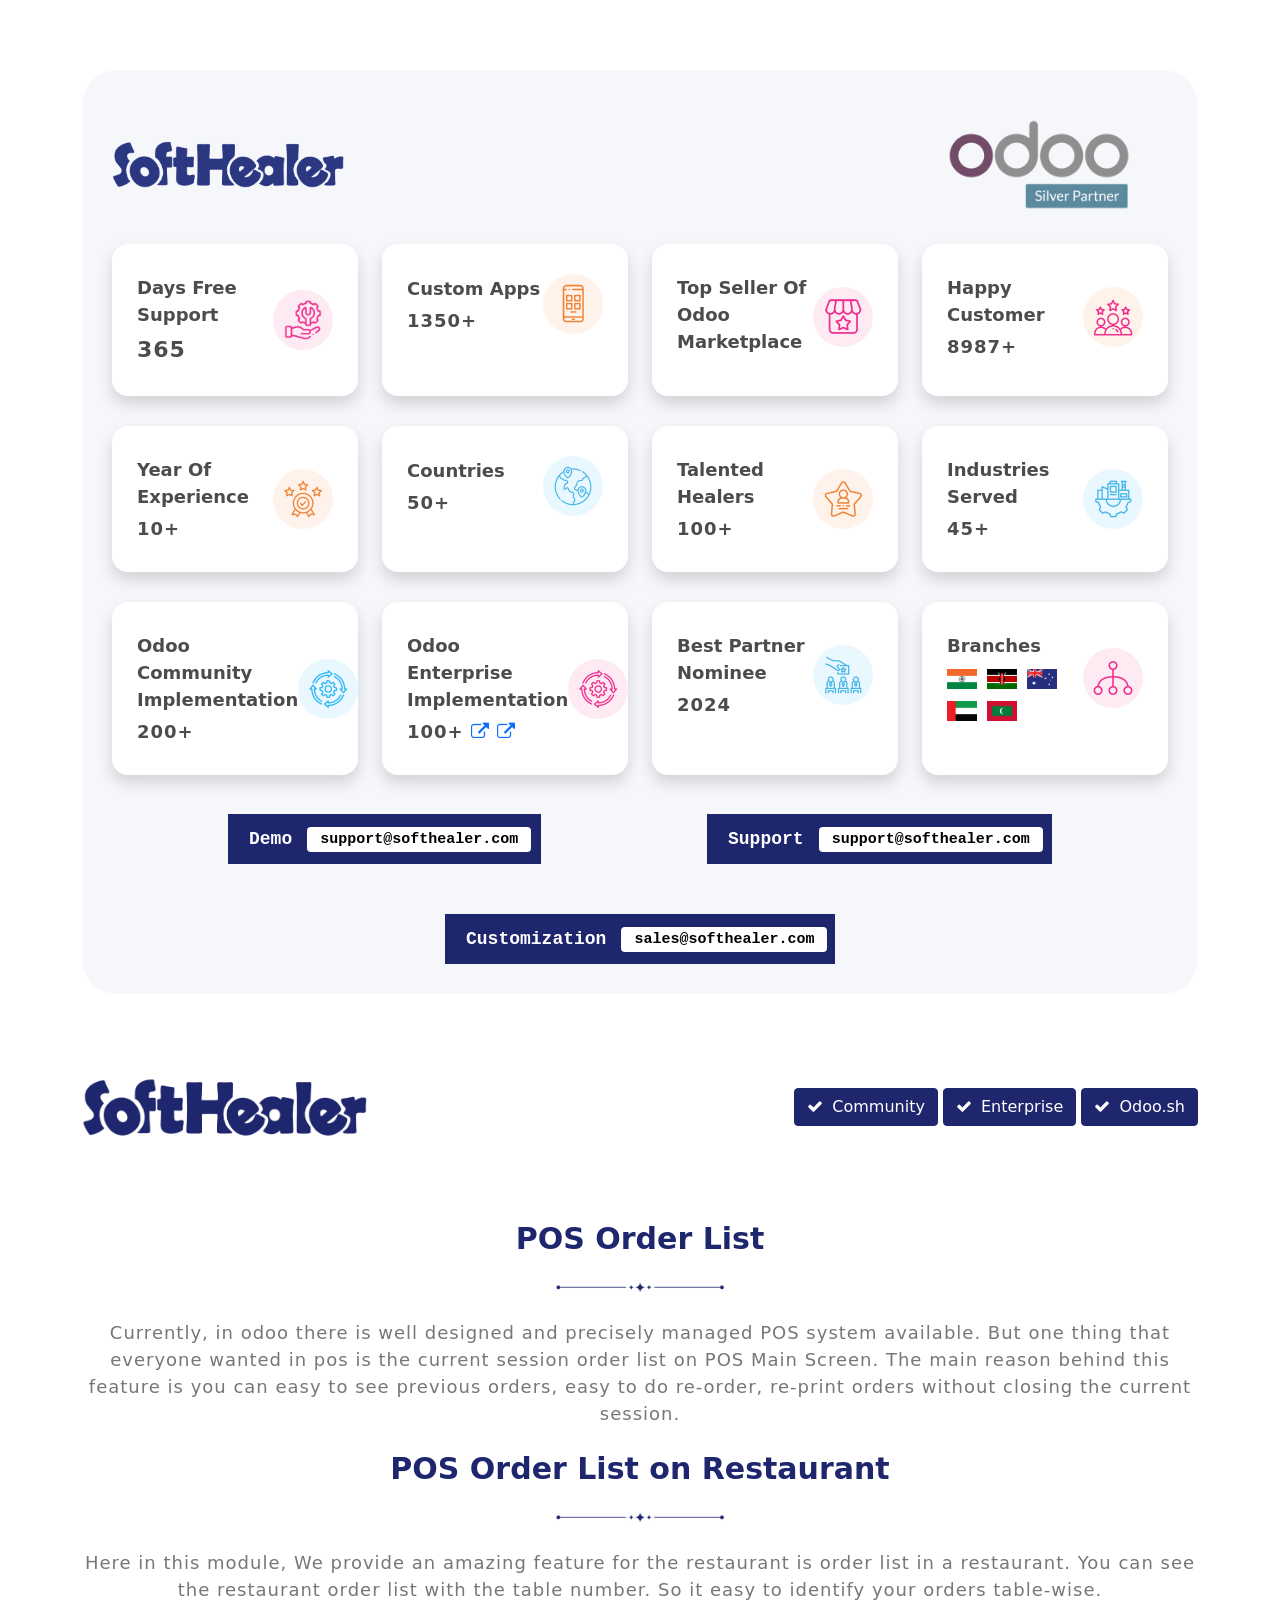
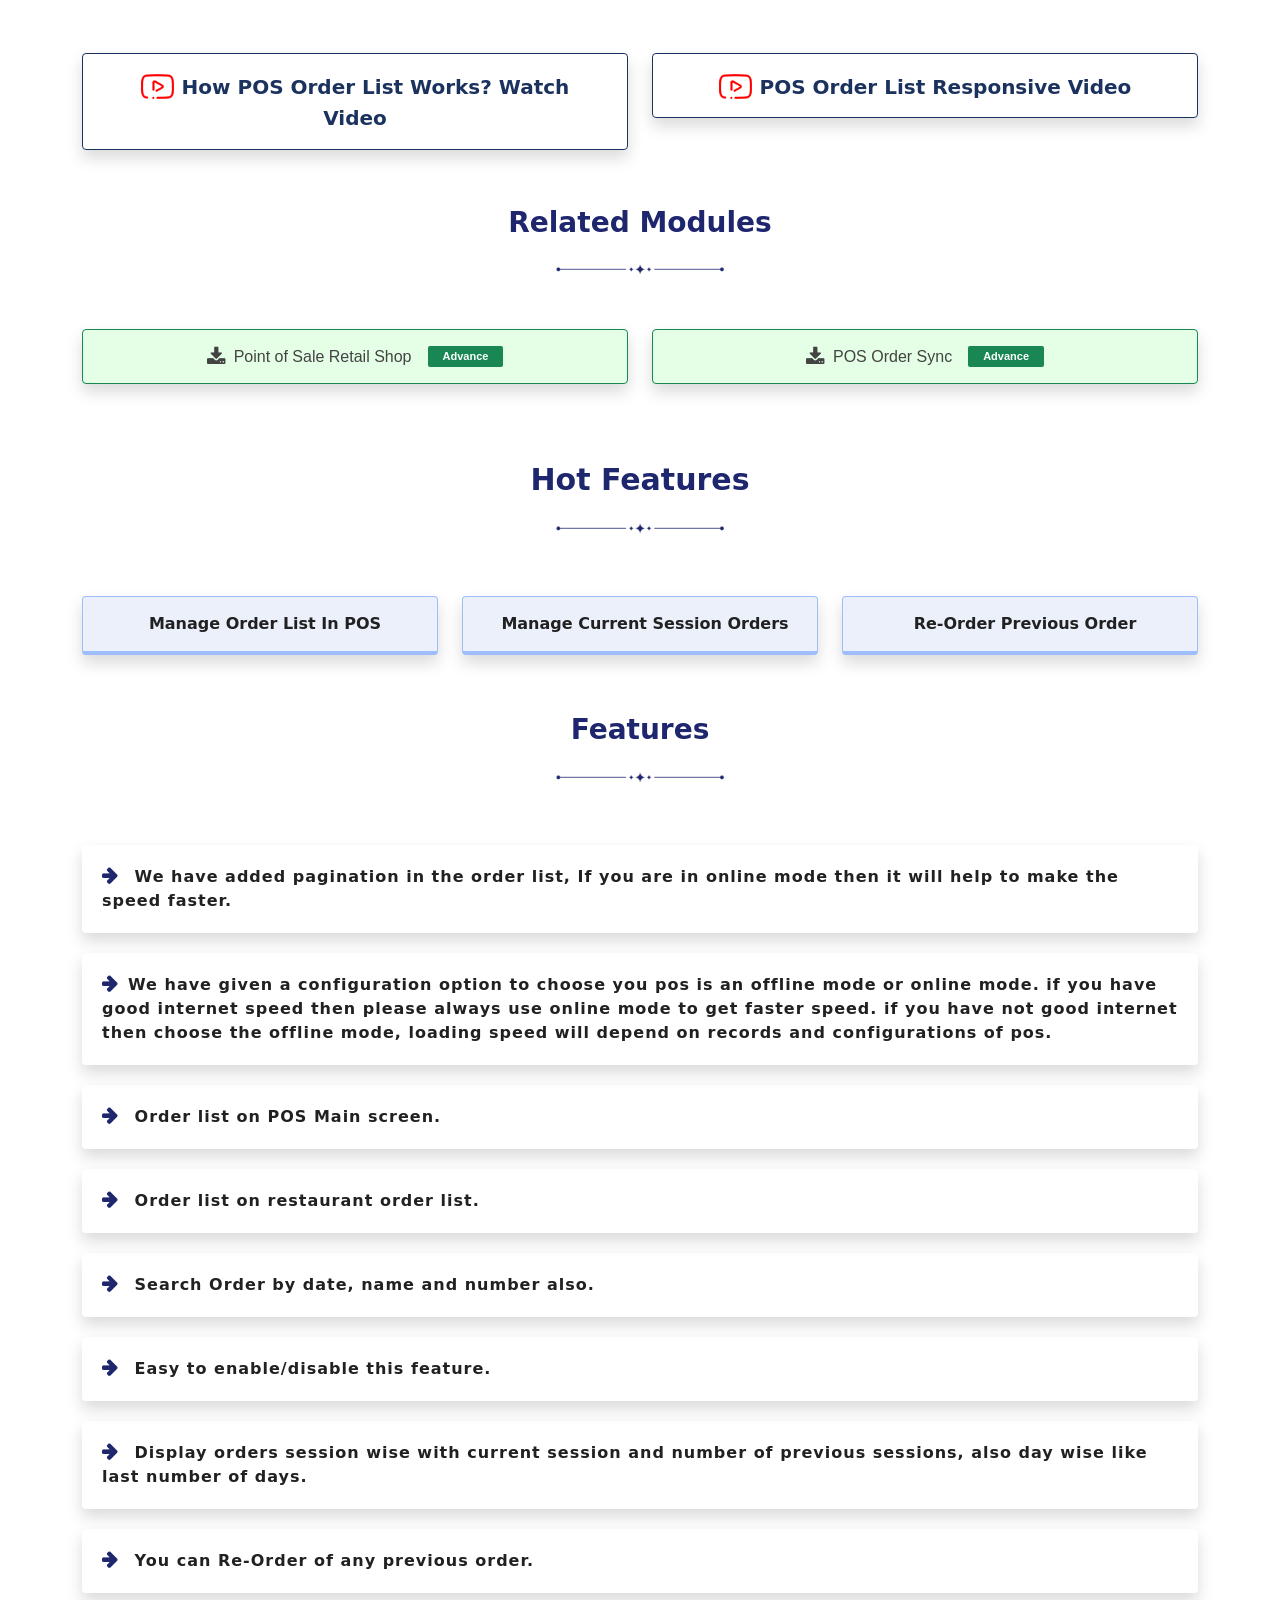
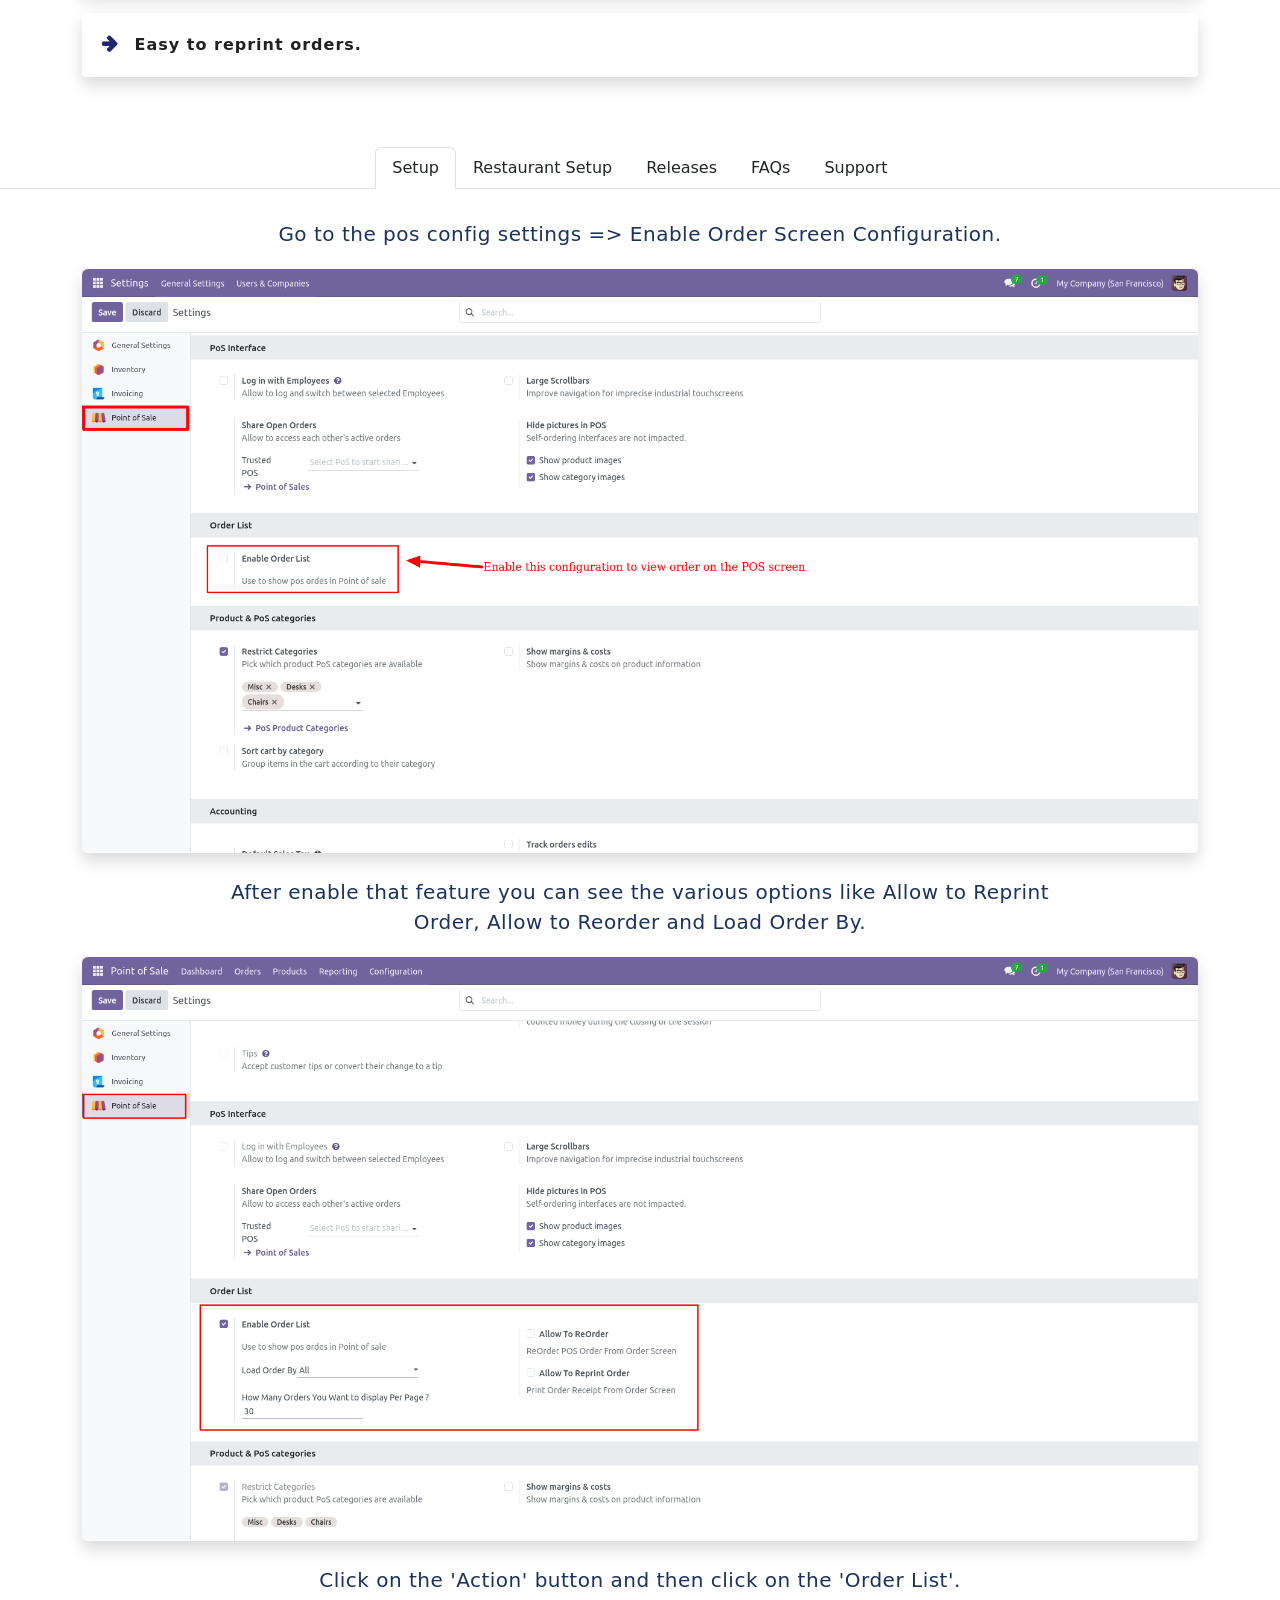
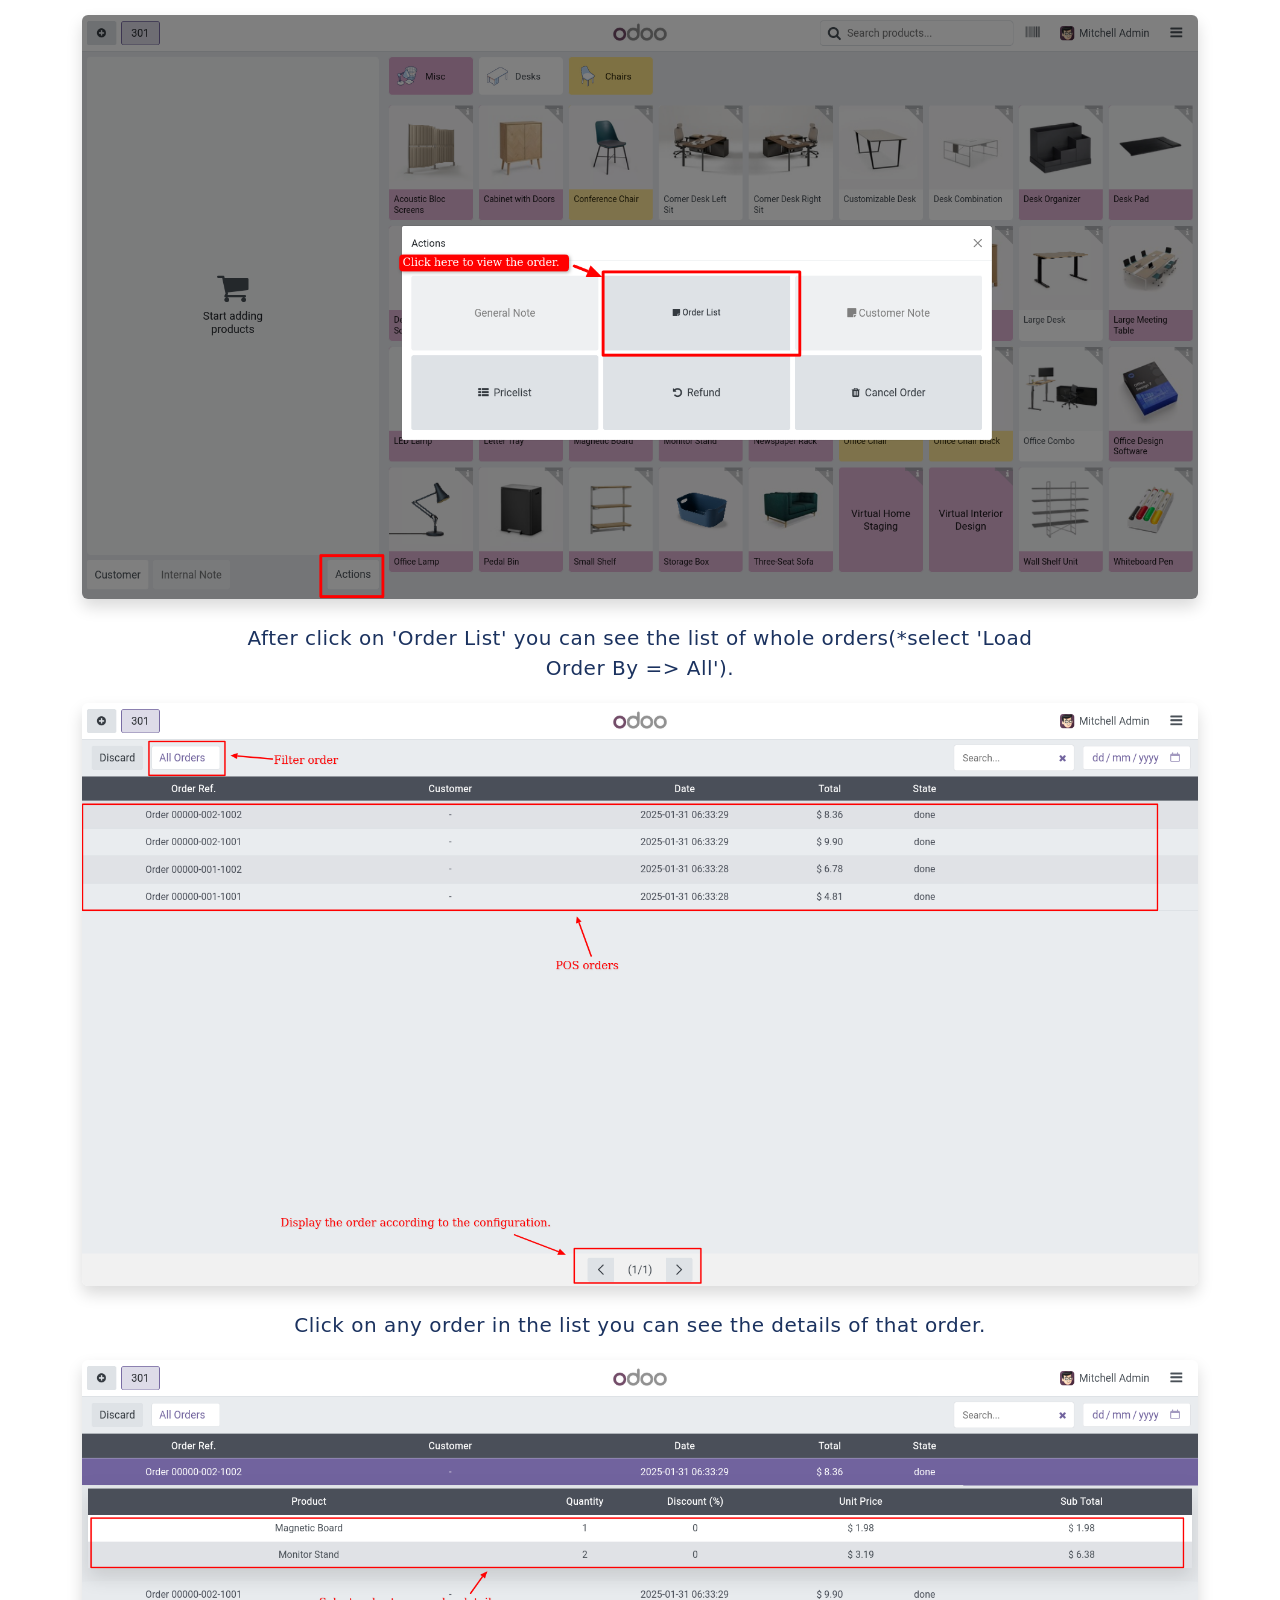
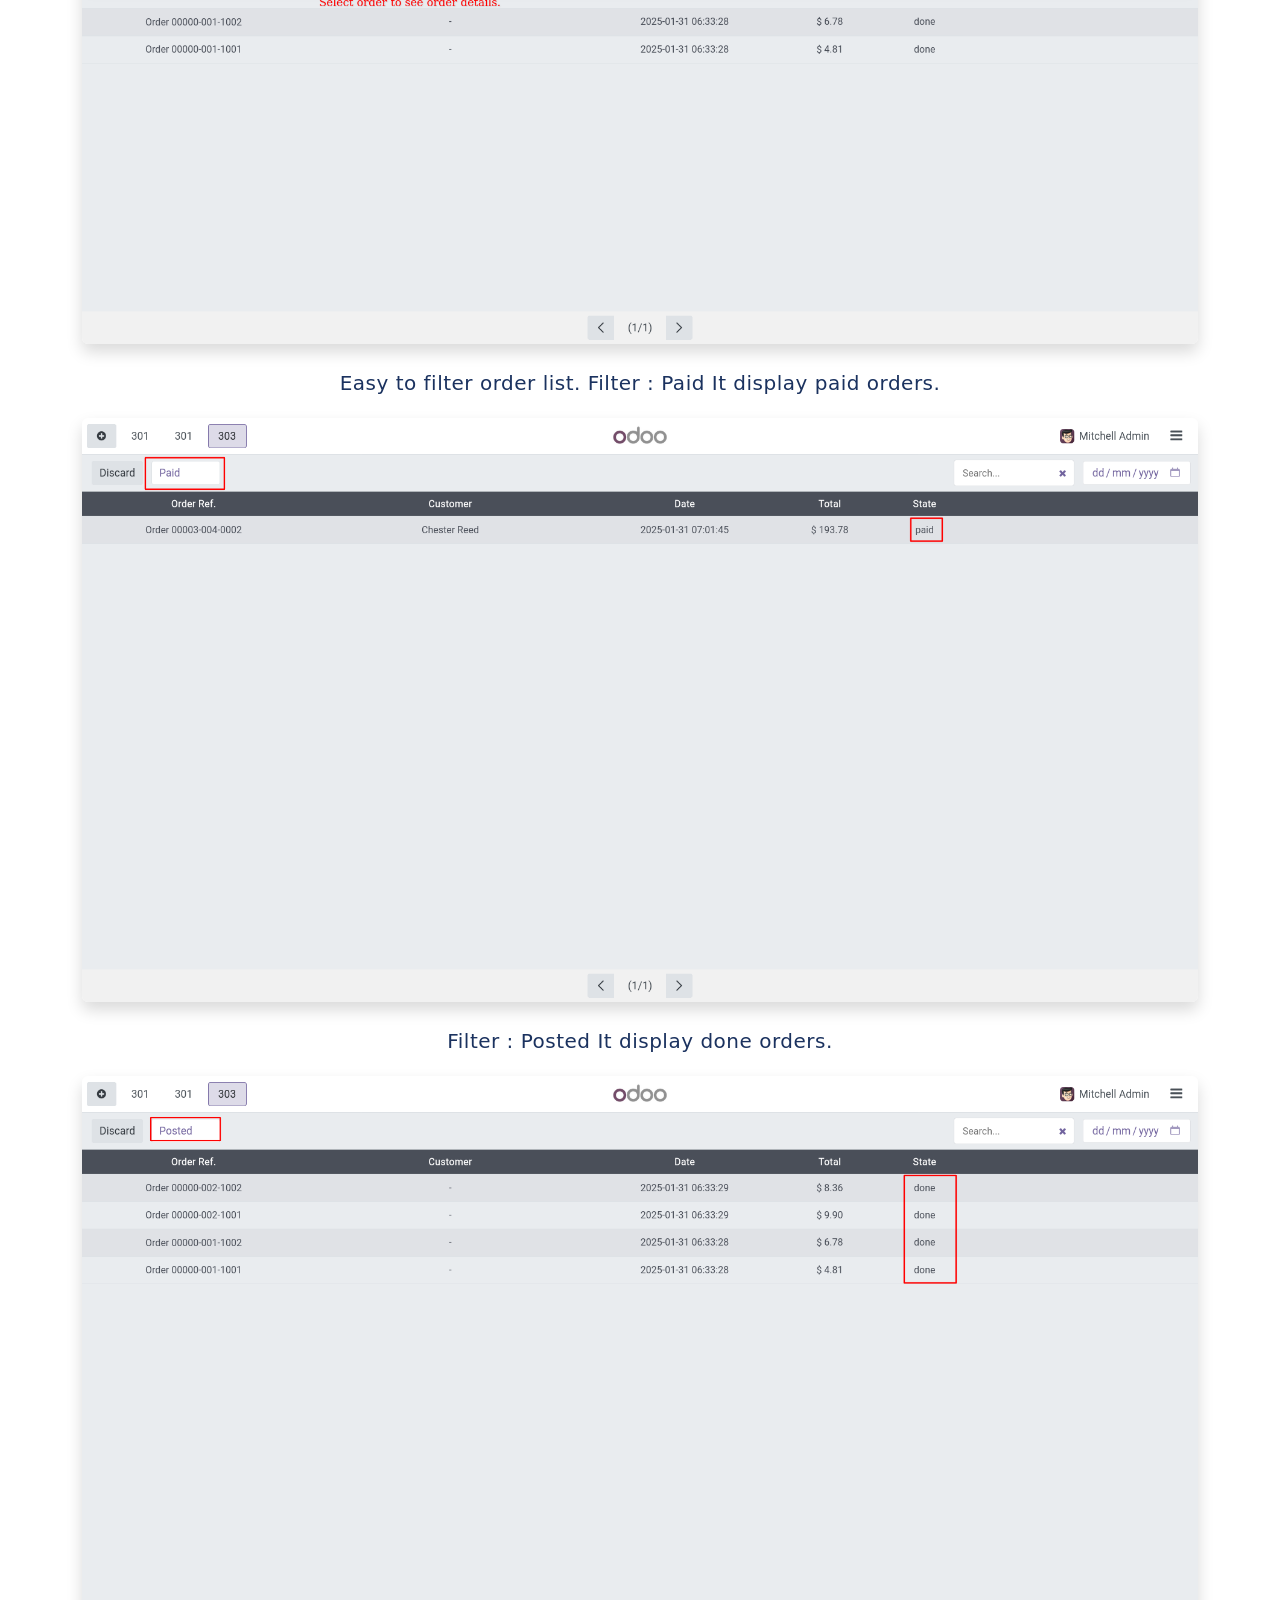
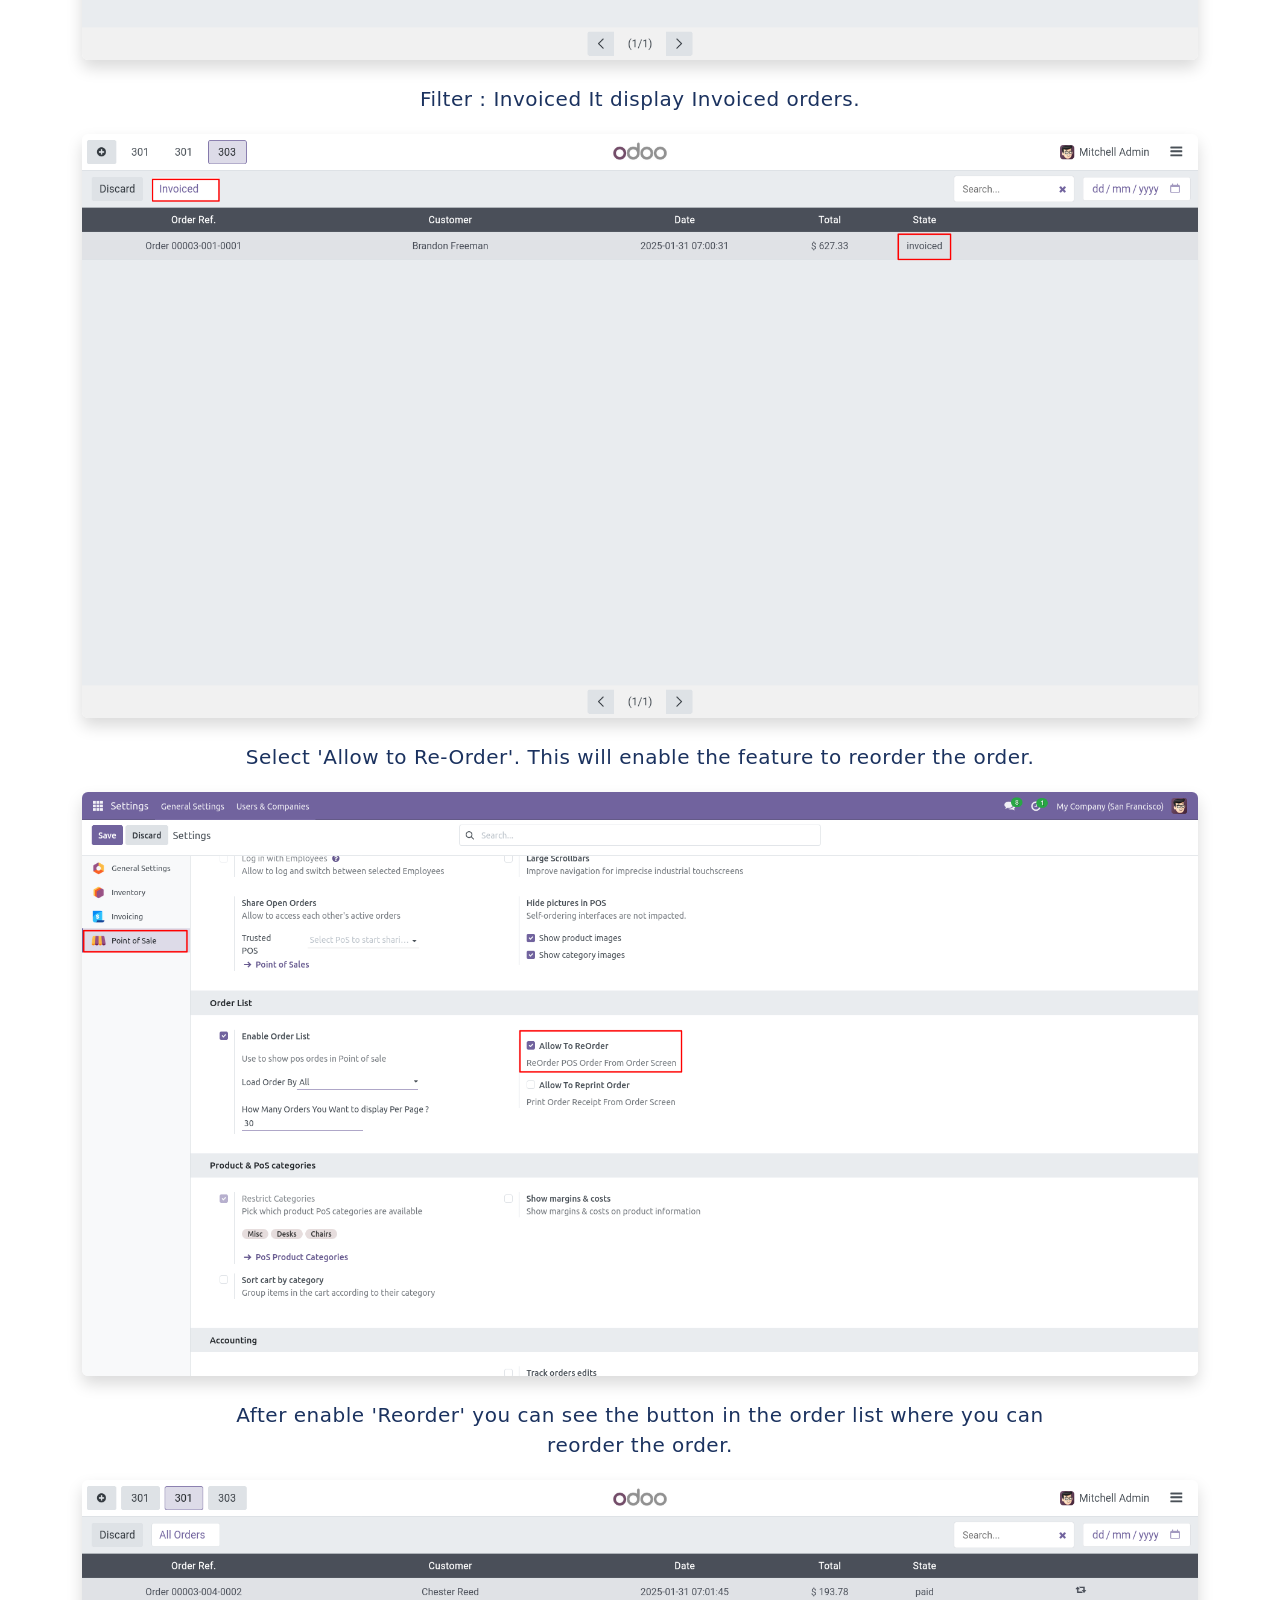
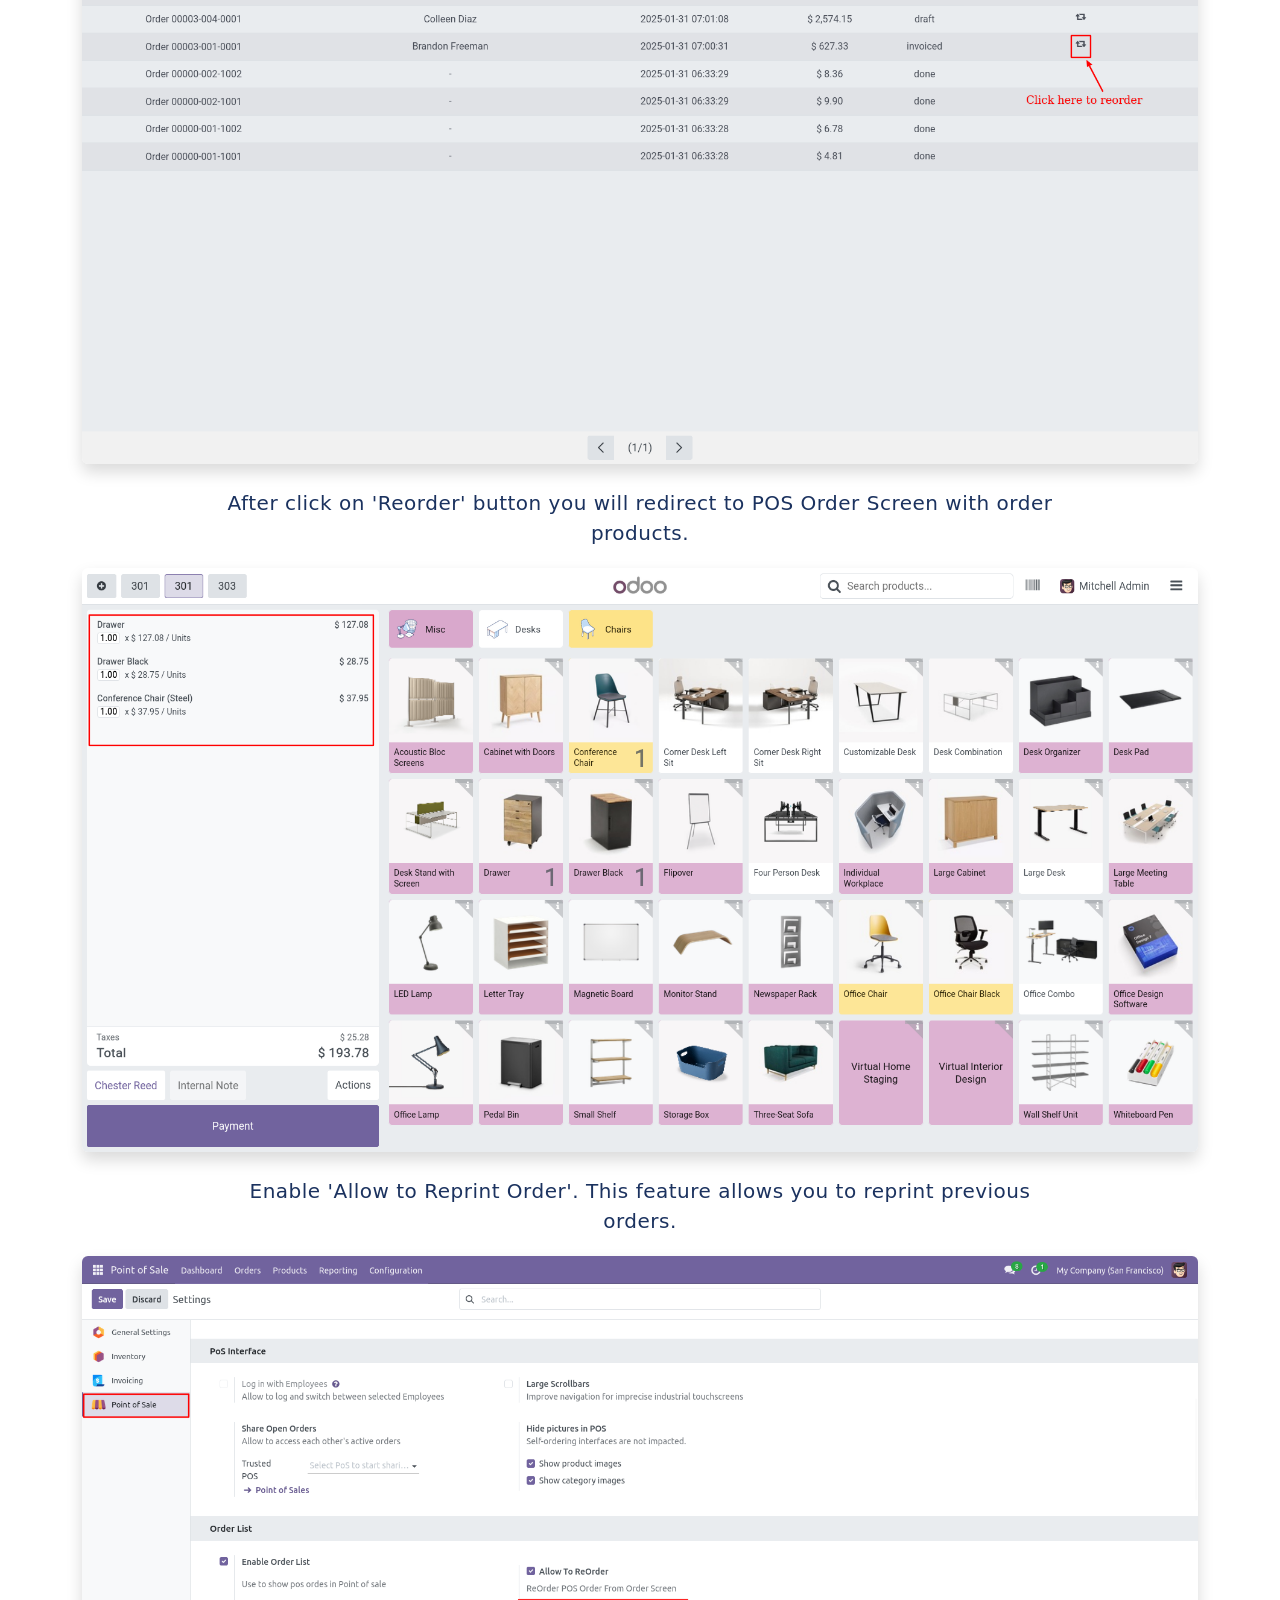
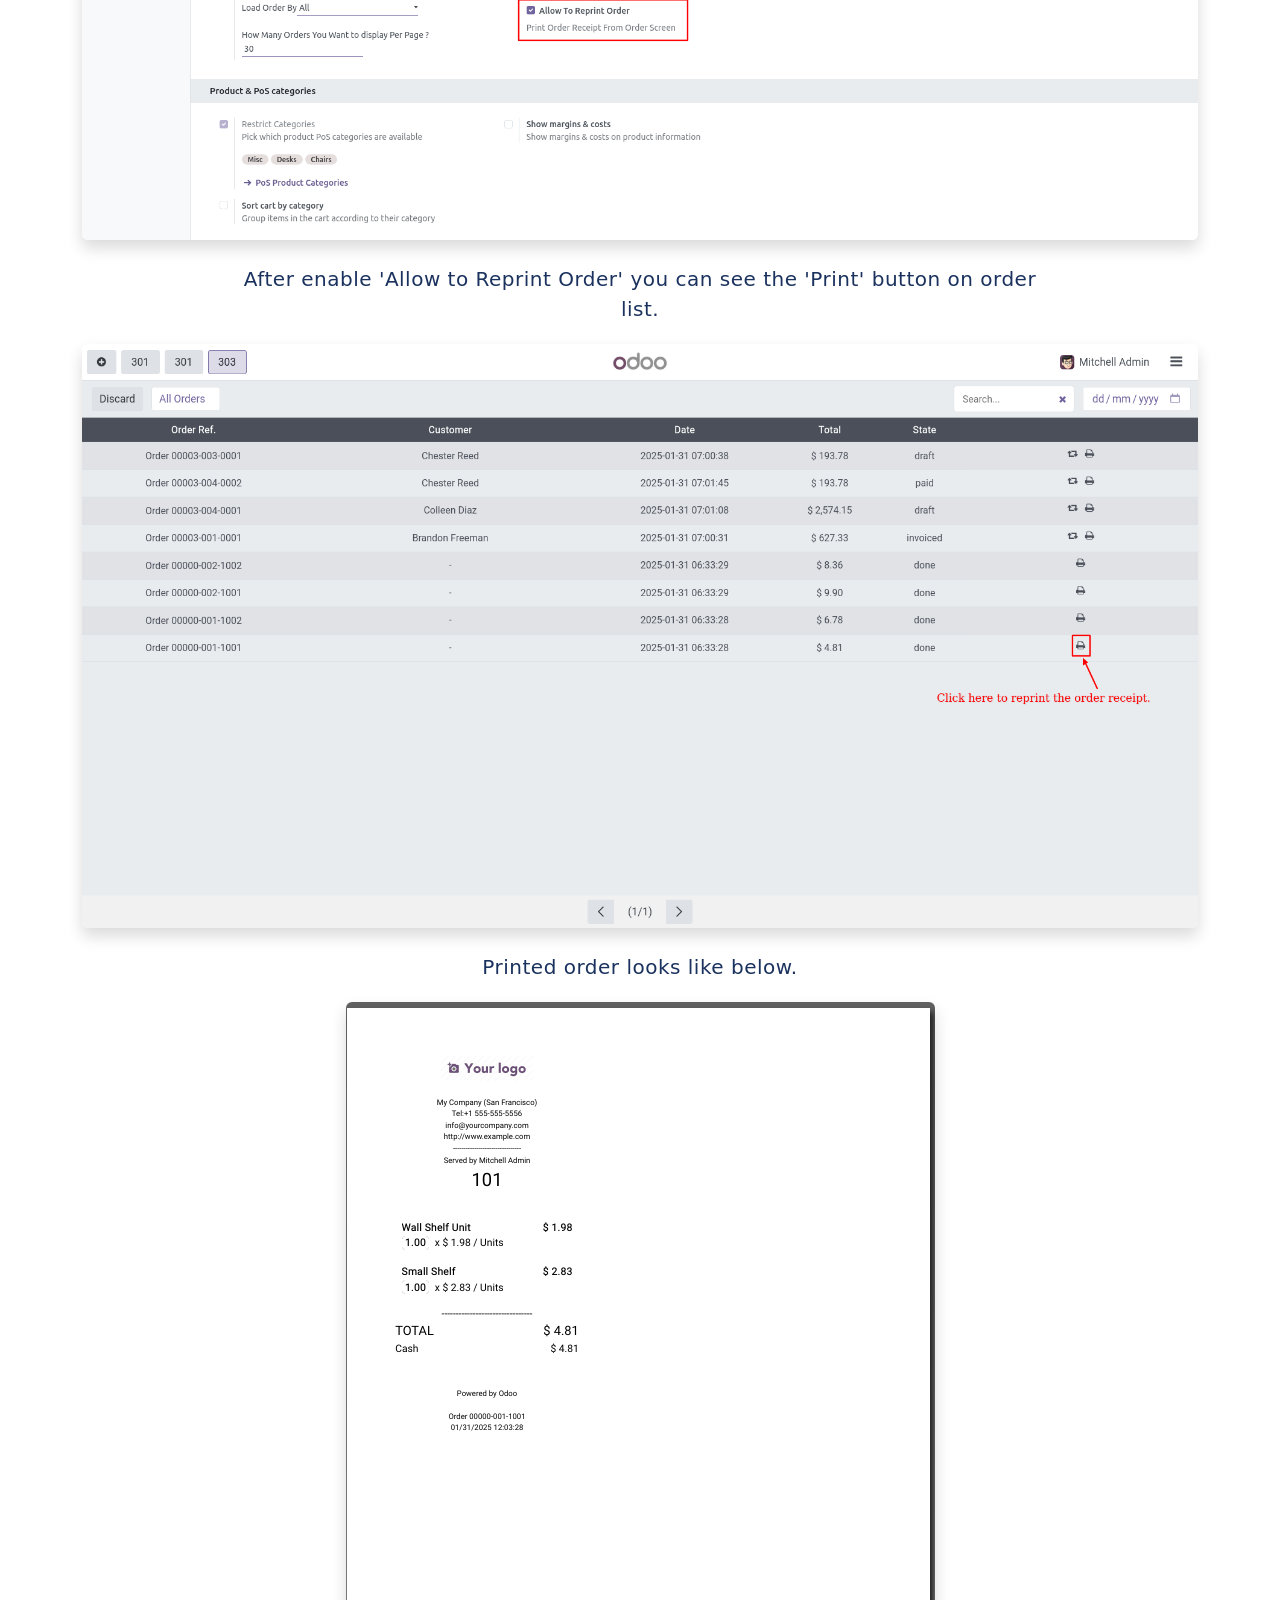
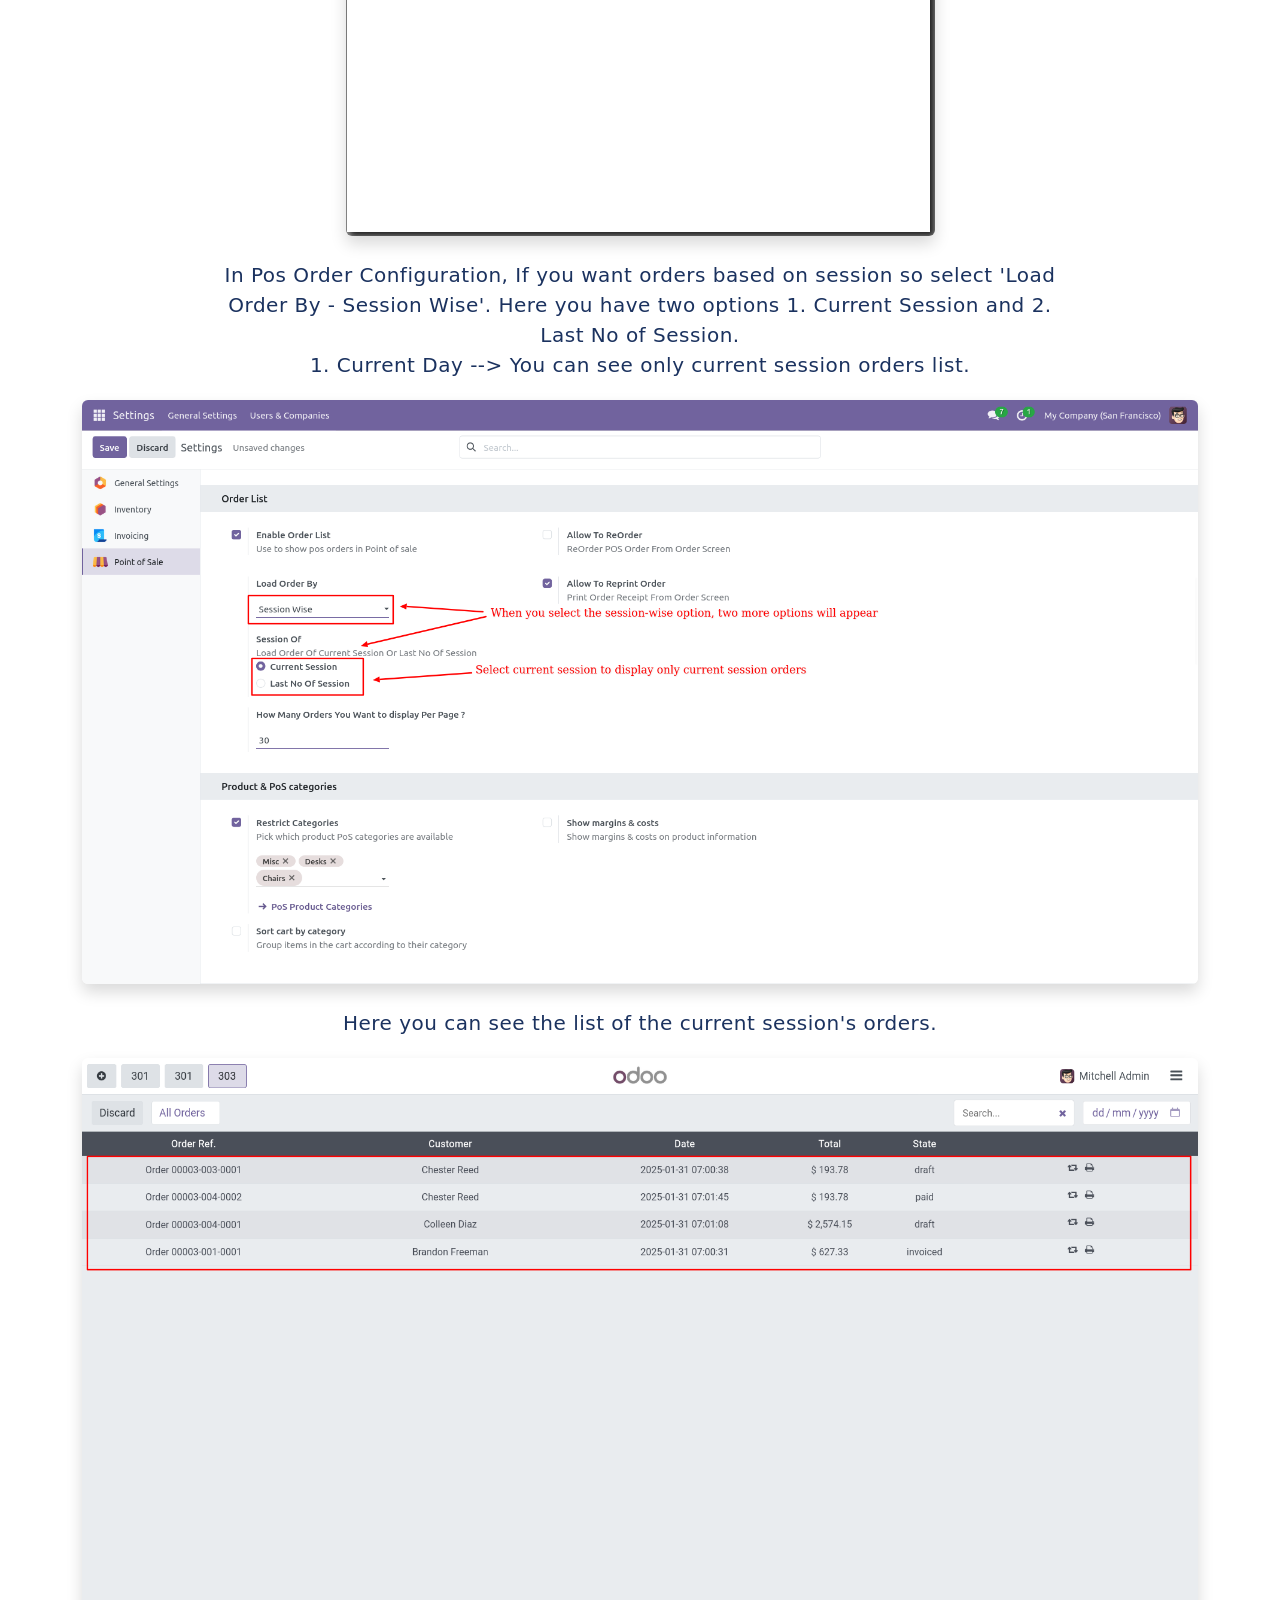
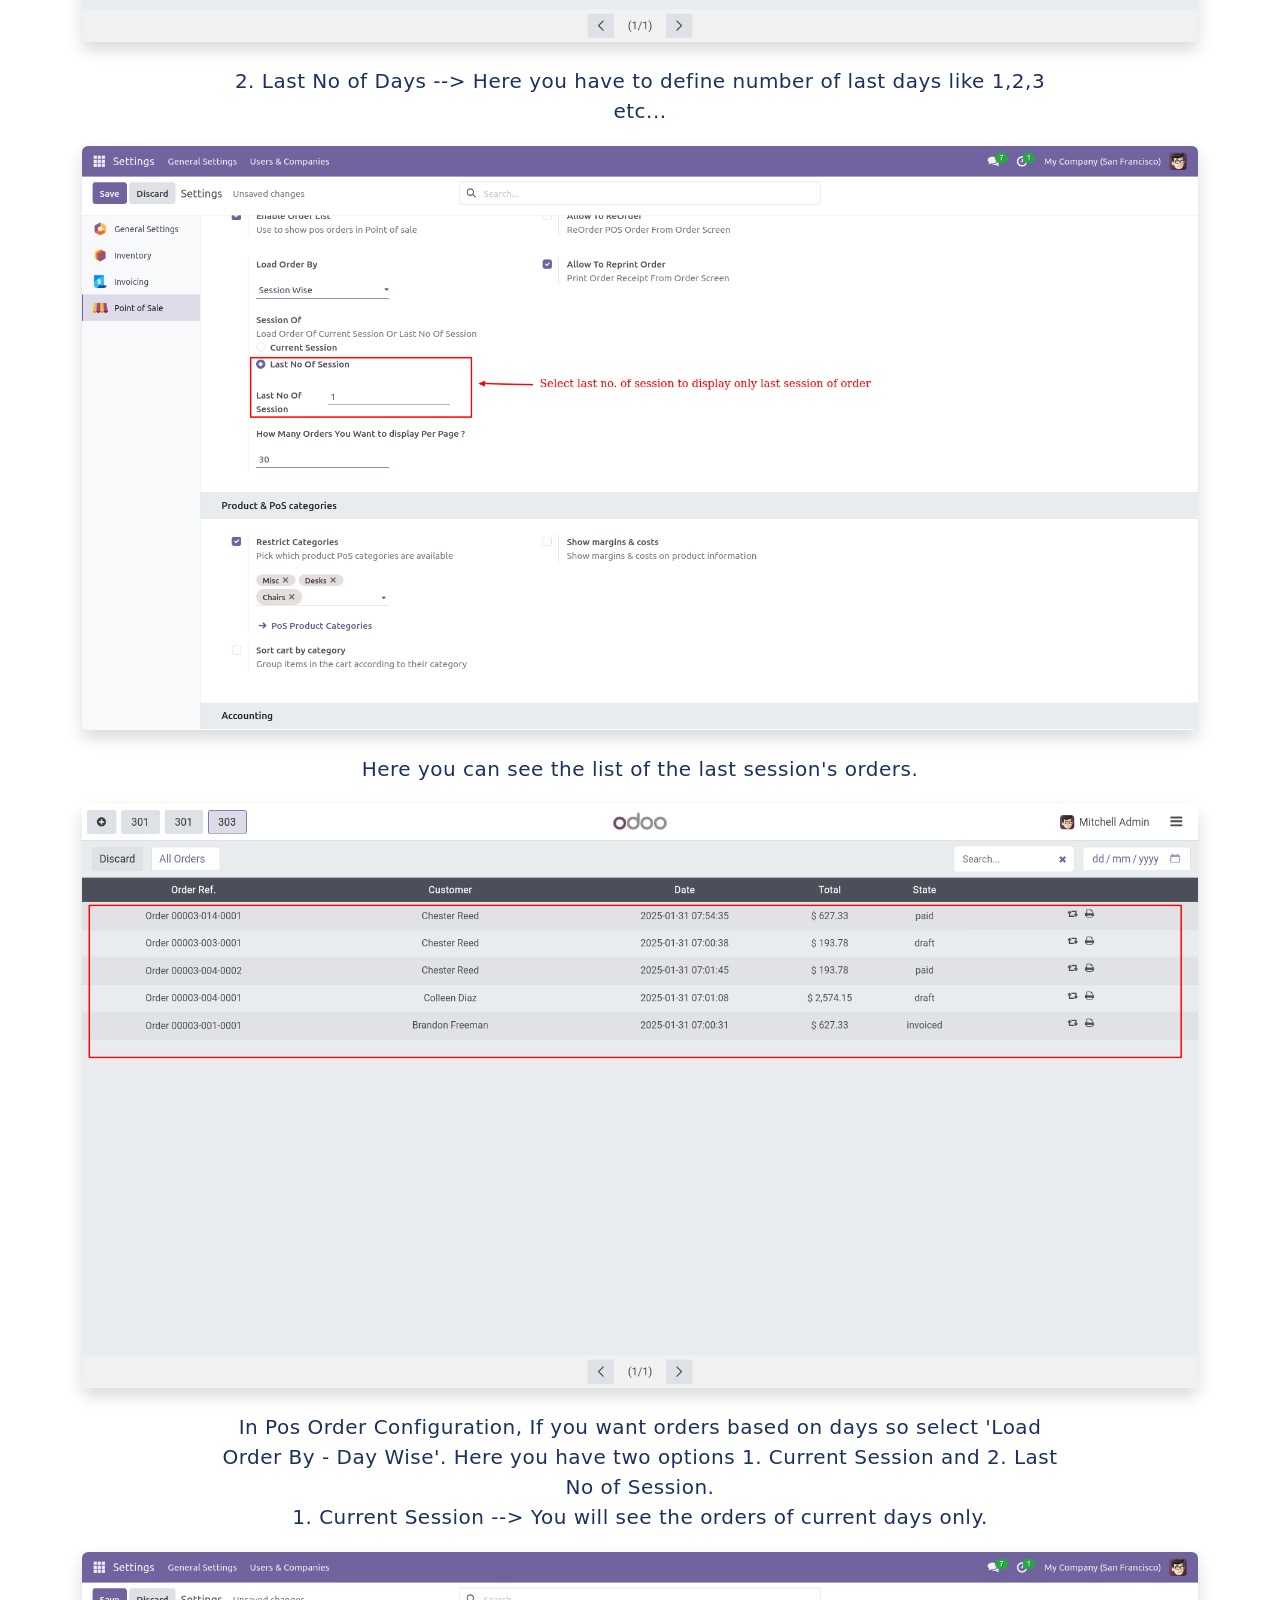
<file: sh_pos_order_list/static/description/index.html>
<!DOCTYPE html>
<html>

<head>
   <title></title>
   <!-- <link rel="stylesheet" href="https://maxcdn.bootstrapcdn.com/bootstrap/4.5.0/css/bootstrap.min.css"> -->
   <link href="https://cdn.jsdelivr.net/npm/bootstrap@5.0.2/dist/css/bootstrap.min.css" rel="stylesheet" integrity="sha384-EVSTQN3/azprG1Anm3QDgpJLIm9Nao0Yz1ztcQTwFspd3yD65VohhpuuCOmLASjC" crossorigin="anonymous">
   <link rel="stylesheet" href="https://cdnjs.cloudflare.com/ajax/libs/font-awesome/4.7.0/css/font-awesome.min.css">
   <!-- <script src="https://ajax.googleapis.com/ajax/libs/jquery/3.5.1/jquery.min.js"></script>
   <script src="https://cdnjs.cloudflare.com/ajax/libs/popper.js/1.16.0/umd/popper.min.js"></script>
   <script src="https://maxcdn.bootstrapcdn.com/bootstrap/4.5.0/js/bootstrap.min.js"></script> -->
   <script src="https://cdn.jsdelivr.net/npm/bootstrap@5.0.2/dist/js/bootstrap.bundle.min.js" integrity="sha384-MrcW6ZMFYlzcLA8Nl+NtUVF0sA7MsXsP1UyJoMp4YLEuNSfAP+JcXn/tWtIaxVXM" crossorigin="anonymous"></script>

</head>

<body>

 <section class="sh_counter_section position-relative" style="margin-top:20px;margin-bottom:15px;padding:50px 0px;">
         <div class="container">
            <div class="" style="width: 100%;background-color: #f5f7fa;padding: 30px;border-radius: 35px;">
               <div class="row align-items-center">
                  <div class="col-xxl-6 col-xl-6 col-lg-6 col-md-6 col-6" style="text-align:left">
                     <img src="brandsection/img/softhealer_other.png" alt="logo" style="width:45%">
                  </div>
                  <div class="col-xxl-6 col-xl-6 col-lg-6 col-md-6 col-6" style="text-align:right">
                     <div class="sh_right_logo w-50 ms-auto">
                        <img src="brandsection/img/odoo_silver_partner_rgb.png" alt="right logo" class="w-100">
                     </div>
                  </div>
               </div>
               <div class="row ">
                  <div class="col-xxl-3 col-xl-3 col-lg-6 col-md-6 col-12 card-group">
                     <div class="sh_counter_box rounded rounded-4 w-100 shadow justify-content-between"
                        style="padding: 30px 25px;border-radius: 4px;;background-color:#fff;margin:15px 0; ">
                        <div class="sh_content_box justify-content-between d-flex align-items-center">
                           <div class="sh_left">
                              <div class="sh_title_text"
                                 style="text-transform: capitalize;font-size:18px;margin-bottom:5px; color:#4c4c4c; font-weight: 600;">
                                 Days Free Support</div>
                              <div class="sh_counter_num"
                                 style="font-size: 22px; letter-spacing:1px;font-weight:600;color:#4c4c4c;">365</div>
                           </div>
                           <div class="sh_right">
                              <div class="sh_icon icon_2 d-flex justify-content-center align-items-center"
                                 style="width: 60px;height: 60px; border-radius:50%;background-color: #ee368c1a;">
                                 <img src="./brandsection/img/days free support.png" alt="Counter box img"
                                    style="width: 100%;height: 100%;padding: 10px;">
                              </div>
                           </div>
                        </div>
                     </div>
                  </div>
                  <div class="col-xxl-3 col-xl-3 col-lg-6 col-md-6 col-12 card-group">
                     <div class="sh_counter_box rounded rounded-4 w-100 shadow"
                        style="padding: 30px 25px;border-radius: 4px;background-color:#fff;margin:15px 0;">
                        <div class="sh_content_box justify-content-between d-flex align-items-center">
                           <div class="sh_left">
                              <div class="sh_title_text"
                                 style="text-transform: capitalize;font-size:18px;margin-bottom:5px; color:#4c4c4c; font-weight: 600;">
                                 Custom Apps</div>
                              <div class="sh_counter_num"
                                 style="font-size:18px; letter-spacing:1px;font-weight:600;color:#4c4c4c;">1350+</div>
                           </div>
                           <div class="sh_right">
                              <div class="sh_icon icon_4 d-flex justify-content-center align-items-center"
                                 style="width: 60px;height: 60px; border-radius:50%;background-color: #ee83361a;">
                                 <img src="./brandsection/img/custom apps.png" alt="counter box img"
                                    style="width: 100%;height: 100%;padding: 10px;">
                              </div>
                           </div>
                        </div>
                     </div>
                  </div>
                  <div class="col-xxl-3 col-xl-3 col-lg-6 col-md-6 col-12 card-group">
                     <div class="sh_counter_box rounded rounded-4 w-100 shadow"
                        style="padding: 30px 25px;border-radius: 4px;background-color:#fff;margin:15px 0; ">
                        <div class="sh_content_box justify-content-between d-flex align-items-center">
                           <div class="sh_left">
                              <div class="sh_title_text"
                                 style="text-transform: capitalize;font-size:18px;margin-bottom:5px; color:#4c4c4c; font-weight: 600;">
                                 top seller of odoo marketplace</div>
                           </div>
                           <div class="sh_right">
                              <div class="sh_icon icon_2 d-flex justify-content-center align-items-center"
                                 style="width: 60px;height: 60px; border-radius:50%;background-color: #ee368c1a;">
                                 <img src="./brandsection/img/top seller of odoo marketplace.png" alt="counter box img"
                                    style="width: 100%;height: 100%;padding: 10px;">
                              </div>
                           </div>
                        </div>
                     </div>
                  </div>
                  <div class="col-xxl-3 col-xl-3 col-lg-6 col-md-6 col-12 card-group">
                     <div class="sh_counter_box rounded rounded-4 w-100 shadow"
                        style="padding: 30px 25px;border-radius: 4px;background-color:#fff;margin:15px 0; ">
                        <div class="sh_content_box justify-content-between d-flex align-items-center">
                           <div class="sh_left">
                              <div class="sh_title_text"
                                 style="text-transform: capitalize;font-size:18px;margin-bottom:5px; color:#4c4c4c; font-weight: 600;">
                                 Happy Customer</div>
                              <div class="sh_counter_num"
                                 style="font-size:18px; letter-spacing:1px;font-weight:600;color:#4c4c4c;">8987+</div>
                           </div>
                           <div class="sh_right">
                              <div class="sh_icon icon_2 d-flex justify-content-center align-items-center"
                                 style="width: 60px;height: 60px; border-radius:50%;background-color: #ee83361a;">
                                 <img src="./brandsection/img/happy customer.png" alt="counter box img"
                                    style="width: 100%;height: 100%;padding: 10px;">
                              </div>
                           </div>
                        </div>
                     </div>
                  </div>
   
               </div>
               <div class="row ">
                  <div class="col-xxl-3 col-xl-3 col-lg-6 col-md-6 col-12 card-group">
                     <div class="sh_counter_box rounded rounded-4 w-100 shadow"
                        style="padding: 30px 25px;border-radius: 4px;background-color:#fff;margin:15px 0; ">
                        <div class="sh_content_box justify-content-between d-flex align-items-center">
                           <div class="sh_left">
                              <div class="sh_title_text"
                                 style="text-transform: capitalize;font-size:18px;margin-bottom:5px; color:#4c4c4c; font-weight: 600;">
                                 Year Of Experience</div>
                              <div class="sh_counter_num"
                                 style="font-size:18px; letter-spacing:1px;font-weight:600;color:#4c4c4c;">10+</div>
                           </div>
                           <div class="sh_right">
                              <div class="sh_icon icon_2 d-flex justify-content-center align-items-center"
                                 style="width: 60px;height: 60px; border-radius:50%;background-color: #ee83361a;">
                                 <img src="./brandsection/img/year of experience.png" alt="counter box img"
                                    style="width: 100%;height: 100%;padding: 10px;">
                              </div>
                           </div>
                        </div>
                     </div>
                  </div>
                  <div class="col-xxl-3 col-xl-3 col-lg-6 col-md-6 col-12 card-group">
                     <div class="sh_counter_box rounded rounded-4 w-100 shadow"
                        style="padding: 30px 25px;border-radius: 4px;background-color:#fff;margin:15px 0;">
                        <div class="sh_content_box justify-content-between d-flex align-items-center">
                           <div class="sh_left">
                              <div class="sh_title_text"
                                 style="text-transform: capitalize;font-size:18px;margin-bottom:5px; color:#4c4c4c; font-weight: 600;">
                                 countries</div>
                              <div class="sh_counter_num"
                                 style="font-size:18px; letter-spacing:1px;font-weight:600;color:#4c4c4c;">50+</div>
                           </div>
                           <div class="sh_right">
                              <div class="sh_icon icon_3 d-flex justify-content-center align-items-center"
                                 style="width: 60px;height: 60px; border-radius:50%;background-color: #2db6f51a;">
                                 <img src="./brandsection/img/countries.png" alt="counter box img"
                                    style="width: 100%;height: 100%;padding: 10px;">
                              </div>
                           </div>
                        </div>
                     </div>
                  </div>
                  <div class="col-xxl-3 col-xl-3 col-lg-6 col-md-6 col-12 card-group">
                     <div class="sh_counter_box rounded rounded-4 w-100 shadow"
                        style="padding: 30px 25px;border-radius: 4px;background-color:#fff;margin:15px 0;">
                        <div class="sh_content_box justify-content-between d-flex align-items-center">
                           <div class="sh_left">
                              <div class="sh_title_text"
                                 style="text-transform: capitalize;font-size:18px;margin-bottom:5px; color:#4c4c4c; font-weight: 600;">
                                 Talented healers</div>
                              <div class="sh_counter_num"
                                 style="font-size:18px; letter-spacing:1px;font-weight:600;color:#4c4c4c;">100+</div>
                           </div>
                           <div class="sh_right">
                              <div class="sh_icon icon_4 d-flex justify-content-center align-items-center"
                                 style="width: 60px;height: 60px; border-radius:50%;background-color: #ee83361a;">
                                 <img src="./brandsection/img/talented healers.png" alt="counter box img"
                                    style="width: 100%;height: 100%;padding: 10px;">
                              </div>
                           </div>
                        </div>
                     </div>
                  </div>
                  <div class="col-xxl-3 col-xl-3 col-lg-6 col-md-6 col-12 card-group">
                     <div class="sh_counter_box rounded rounded-4 w-100 shadow"
                        style="padding: 30px 25px;border-radius: 4px;background-color:#fff;margin:15px 0;">
                        <div class="sh_content_box justify-content-between d-flex align-items-center">
                           <div class="sh_left">
                              <div class="sh_title_text"
                                 style="text-transform: capitalize;font-size:18px;margin-bottom:5px; color:#4c4c4c; font-weight: 600;">
                                 Industries Served</div>
                              <div class="sh_counter_num"
                                 style="font-size:18px; letter-spacing:1px;font-weight:600;color:#4c4c4c;">45+</div>
                           </div>
                           <div class="sh_right">
                              <div class="sh_icon icon_4 d-flex justify-content-center align-items-center"
                                 style="width: 60px;height: 60px; border-radius:50%;background-color: #2db6f51a;">
                                 <img src="./brandsection/img/industries served.png" alt="counter box img"
                                    style="width: 100%;height: 100%;padding: 10px;">
                              </div>
                           </div>
                        </div>
                     </div>
                  </div>
               </div>
               <div class="row ">
                  <div class="col-xxl-3 col-xl-3 col-lg-6 col-md-6 col-12 card-group">
                     <div class="sh_counter_box rounded rounded-4 w-100 shadow"
                        style="padding: 30px 25px;border-radius: 4px;background-color:#fff;margin:15px 0;">
                        <div class="sh_content_box justify-content-between d-flex align-items-center">
                           <div class="sh_left">
                              <div class="sh_title_text"
                                 style="text-transform: capitalize;font-size:18px;margin-bottom:5px; color:#4c4c4c; font-weight: 600;">
                                 Odoo Community Implementation</div>
                              <div class="sh_counter_num"
                                 style="font-size:18px; letter-spacing:1px;font-weight:600;color:#4c4c4c;">200+</div>
                           </div>
                           <div class="sh_right">
                              <div class="sh_icon icon_3 d-flex justify-content-center align-items-center"
                                 style="width: 60px;height: 60px; border-radius:50%;background-color: #2db6f51a;">
                                 <img src="./brandsection/img/odoo community implementation.png" alt="counter box img"
                                    style="width: 100%;height: 100%;padding: 10px;">
                              </div>
                           </div>
                        </div>
                     </div>
                  </div>
                  <div class="col-xxl-3 col-xl-3 col-lg-6 col-md-6 col-12 card-group">
                     <div class="sh_counter_box rounded rounded-4 w-100 shadow"
                        style="padding: 30px 25px;border-radius: 4px;background-color:#fff;margin:15px 0;">
                        <div class="sh_content_box justify-content-between d-flex align-items-center">
                           <div class="sh_left">
                              <div class="sh_title_text"
                                 style="text-transform: capitalize;font-size:18px;margin-bottom:5px; color:#4c4c4c; font-weight: 600;">
                                 Odoo Enterprise Implementation</div>
                              <div class="sh_counter_num"
                                 style="font-size:18px; letter-spacing:1px;font-weight:600;color:#4c4c4c;">100+
                                 <a
                                    href="https://www.odoo.com/es/partners/softhealer-technologies-private-limited-13363635?country_id=101"><i
                                       class="fa fa-external-link" aria-hidden="true"></i></a>
                                 <a
                                    href="https://www.odoo.com/es/partners/softhealer-technologies-llc-18105100?country_id=2"><i
                                       class="fa fa-external-link" aria-hidden="true"></i></a>
                              </div>
                           </div>
                           <div class="sh_right">
                              <div class="sh_icon icon_4 d-flex justify-content-center align-items-center"
                                 style="width: 60px;height: 60px; border-radius:50%;background-color:#ee368c1a;">
                                 <img src="./brandsection/img/odoo enterprise implementation.png" alt="counter box img"
                                    style="width: 100%;height: 100%;padding: 10px;">
                              </div>
                           </div>
                        </div>
                     </div>
                  </div>
                  <div class="col-xxl-3 col-xl-3 col-lg-6 col-md-6 col-12 card-group">
                     <div class="sh_counter_box rounded rounded-4 w-100 shadow"
                        style="padding: 30px 25px;border-radius: 4px;background-color:#fff;margin:15px 0;">
                        <div class="sh_content_box justify-content-between d-flex align-items-center">
                           <div class="sh_left">
                              <div class="sh_title_text"
                                 style="text-transform: capitalize;font-size:18px;margin-bottom:5px; color:#4c4c4c; font-weight: 600;">
                                 Best partner Nominee</div>
                              <div class="sh_counter_num"
                                 style="font-size:18px; letter-spacing:1px;font-weight:600;color:#4c4c4c;">2024</div>
                           </div>
                           <div class="sh_right">
                              <div class="sh_icon icon_3 d-flex justify-content-center align-items-center"
                                 style="width: 60px;height: 60px; border-radius:50%;background-color: #2db6f51a;">
                                 <img src="./brandsection/img/best partner nominee.png" alt="counter box img"
                                    style="width: 100%;height: 100%;padding: 10px;">
                              </div>
                           </div>
                        </div>
                     </div>
                  </div>
                  <div class="col-xxl-3 col-xl-3 col-lg-6 col-md-6 col-12 card-group">
                     <div class="sh_counter_box rounded rounded-4 w-100 shadow"
                        style="padding: 30px 25px;border-radius: 4px;background-color:#fff;margin:15px 0; ">
                        <div class="sh_content_box justify-content-between d-flex align-items-center">
                           <div class="sh_left">
                              <div class="sh_title_text"
                                 style="text-transform: capitalize;font-size:18px;margin-bottom:5px; color:#4c4c4c; font-weight: 600;">
                                 Branches</div>
                              <div class="sh_counter_num" style="font-size:18px; letter-spacing:1px;font-weight:600;color:#4c4c4c; display: flex; align-items: center; flex-wrap: wrap; gap:5px;">
                                 <div  style="width: 30px;margin-right:5px;">
                                    <img src="brandsection/img/india_flag.jpg"  class="w-100 h-100" style="object-fit: cover;">
                                 </div>
                                 <div  style="width: 30px;margin-right:5px;">
                                    <img src="brandsection/img/kenya_flag.jpg" class="w-100 h-100" style="object-fit: cover;">
                                 </div>
                                 <div  style="width: 30px;margin-right:5px;">
                                    <img src="brandsection/img/australia_flag.jpg" class="w-100 h-100" style="object-fit: cover;">
                                 </div>
                                 <div  style="width: 30px;margin-right:5px;">
                                    <img src="brandsection/img/dubai_flag.jpg" class="w-100 h-100" style="object-fit: cover;">
                                 </div>
                                  <div  style="width: 30px;margin-right:5px;">
                                    <img src="brandsection/img/maldives_flag.jpg" class="w-100 h-100" style="object-fit: cover;">
                                 </div>
                              </div>
                           </div>
                           <div class="sh_right">
                              <div class="sh_icon icon_2 d-flex justify-content-center align-items-center"
                                 style="width: 60px;height: 60px; border-radius:50%;background-color: #ee368c1a;">
                                 <img src="brandsection/img/branch.png" alt="counter box img"
                                    style="width: 100%;height: 100%;padding: 10px;">
                              </div>
                           </div>
                        </div>
                     </div>
                  </div>
               </div>
               <br/>
               <div style="display: flex; gap: 50px; justify-content: center; flex-wrap: wrap; justify-content: space-evenly;" class="justify-content-evenly ">
                  <!-- Support Button -->
                  <div style="font-weight: 500; font-size: 15px; border: 1px solid #1e266d; display: flex; background-color: #1e266d; border-radius: 0px; width: 313px; height: 50px;">
                      <div class="text-center d-flex justify-content-around align-items-center" style="color: #091E42; font-family: Montserrat; padding: 0; min-width: 80%;  display: flex; align-items: center;">
                        <span style="padding: 0px 15px 0 20px; color: #fff; font-weight: 600; font-size: 18px; font-family: monospace;">Demo</span>
                        <b><span class="" style="position: relative; overflow: hidden; border: 1px solid transparent; padding: .175rem .75rem; font-size: 15px; line-height: 1.5; border-radius: .25rem; background-color: #fff; color: #000;  font-family: monospace;">
                           support@softhealer.com</span></b>
                      </div>
                      
                  </div>
                   <!-- Customization Button -->
                   <div style="font-weight: 500; font-size: 15px; border: 1px solid #1e266d; display: flex; background-color: #1e266d; border-radius: 0px; width: 345px; height: 50px;">
                     <div class="text-center d-flex justify-content-around align-items-center" style="color: #091E42; font-family: Montserrat; padding: 0; min-width: 90%;  display: flex; align-items: center;">
                         <span style="padding: 0px 15px 0 20px; color: #fff; font-weight: 600; font-size: 18px; font-family: monospace;">Support</span>
                         <b>  <span class="" style="position: relative; overflow: hidden; border: 1px solid transparent; padding: .175rem .75rem; font-size: 15px; line-height: 1.5; border-radius: .25rem; background-color: #fff; color: #000;  font-family: monospace;">
                          support@softhealer.com</span></b>
                     </div>
                     
                 </div>
                  <!-- Demo Button -->
                  <div style="font-weight: 500; font-size: 15px; border: 1px solid #1e266d; display: flex; background-color: #1e266d; border-radius: 0px; width: 390px; height: 50px;">
                     <div class="text-center justify-content-around d-flex align-items-center" style="color: #091E42; font-family: Montserrat; padding: 0; min-width: 80%;  display: flex; align-items: center;">
                         <span style="padding: 0px 15px 0 20px; color: #fff; font-weight: 600; font-size: 18px; font-family: monospace;">Customization</span>
                         <b> <span class="" style="position: relative; overflow: hidden; border: 1px solid transparent; padding: .175rem .75rem; font-size: 15px; line-height: 1.5; border-radius: .25rem; background-color: #fff; color: #000;  
    transform: translateX(6px); font-family: monospace;">
                          sales@softhealer.com</span></b>
                     </div>
                 </div>
              </div>
              </div>

            </div>
         </div>
      </section>
    
   <section id="sh_module_heading">
      <div class="container">
         <div class="sh_center text-center" style='margin: 2rem 0;'>
            <div class="row align-items-center" style='align-items: center;'>
               <div class="col-lg-4 col-md-4 col-sm-12" style='text-align: left;'>
                  <img src='shapes/softhealer.png' alt='logo' style="width: 80%;">
               </div>
               <div class="col-lg-8 col-md-8 col-sm-12" style='text-align: right;'>
                  <span class='btn btn-primary'
                     style="position: relative; overflow: hidden; border: 1px solid transparent; padding: .375rem .75rem; font-size: 1rem; line-height: 1.5; border-radius: .25rem; background-color: #1e266d;border-color: #1e266d;"><i
                        class='fa fa-check' style="margin-right: 9px;"></i>Community</span>
                  <span class='btn btn-primary'
                     style="position: relative; overflow: hidden; border: 1px solid transparent; padding: .375rem .75rem; font-size: 1rem; line-height: 1.5; border-radius: .25rem; background-color: #1e266d;border-color: #1e266d;"><i
                        class='fa fa-check' style="margin-right: 9px;"></i>Enterprise</span>
                  <span class='btn btn-primary'
                     style="position: relative; overflow: hidden; border: 1px solid transparent; padding: .375rem .75rem; font-size: 1rem; line-height: 1.5; border-radius: .25rem; background-color: #1e266d;border-color: #1e266d;"><i
                        class='fa fa-check' style="margin-right: 9px;"></i>Odoo.sh</span>
               </div>
            </div>
         </div>
      </div>
   </section>
   <!-- heading  -->
   <section id="sh_module_heading" style="padding-top: 50px;">
      <div class="container">
         <div class="sh_center text-center">
            <h4 style="font-size: 30px;font-weight: 600;color: #1e266d;margin-bottom: 10px;">POS Order List</h4>
            <!-- <img src="shape.png" style="width: 100px;display: block;text-align: center;margin: auto;margin-bottom: 20px;" /> -->
            <img src="shapes/heading.png" alt="heading" />
            <p style="color: #777;font-size: 18px;margin: 0;letter-spacing: 1px;margin-top: 12px;">Currently, in odoo
               there is well designed and precisely managed POS system available. But one thing that everyone wanted in
               pos is the current session order list on POS Main Screen. The main reason behind this feature is you can
               easy to see previous orders, easy to do re-order, re-print orders without closing the current session.
            </p>
         </div><br />
         <div class="sh_center text-center">
            <h4 style="font-size: 30px;font-weight: 600;color: #1e266d;margin-bottom: 10px;">POS Order List on
               Restaurant</h4>
            <!-- <img src="shape.png" style="width: 100px;display: block;text-align: center;margin: auto;margin-bottom: 20px;" /> -->
            <img src="shapes/heading.png" alt="heading" />
            <p style="color: #777;font-size: 18px;margin: 0;letter-spacing: 1px;margin-top: 12px;">Here in this module,
               We provide an amazing feature for the restaurant is order list in a restaurant. You can see the
               restaurant order list with the table number. So it easy to identify your orders table-wise.</p>
         </div>
      </div>
   </section>
   <section id="sh_module_heading" style="padding-top: 50px;">
      <div class="container">
         <div class="row">
            <div class="col-lg-6 col-md-6 col-sm-12 col-12 mb-2">
               <div>
                  <a href="https://youtu.be/ztp3lv-LoPc" target="_blank"
                     class="shadow rounded py-3 px-4 mb-2 text-center btn"
                     style="border-width: 1px;border-style: solid;border-color: #1b325f;color: #1b325f;position: relative; overflow: hidden;text-decoration: none;border-radius: 0px;display: inline-block;font-size: 20px;font-weight: bold;width: 100%;border-radius: 0.25rem !important;"><span><img
                           class="me-2" src="shapes/vd_btn.png" alt="video_btn" style="height: 25px;" /></span><span
                        class="align-middle">How POS Order List Works? Watch Video</span></a>
               </div>
            </div>
            <div class="col-lg-6 col-md-6 col-sm-12 col-12 mb-2">
               <div class="mx-auto">
                  <a href="https://youtube.com/shorts/ULjjKA4DnFQ"
                     target="_blank" class="shadow rounded py-3 px-4 mb-2 text-center btn"
                     style="border-width: 1px;border-style: solid;border-color: #1b325f;color: #1b325f;position: relative; overflow: hidden;text-decoration: none;border-radius: 0px;display: inline-block;font-size: 20px;font-weight: bold;width: 100%;border-radius: 0.25rem !important;"><span><img
                           class="me-2" src="shapes/vd_btn.png" alt="video_btn" style="height: 25px;" /></span><span
                        class="align-middle">POS Order List Responsive Video</span></a>
               </div>
            </div>
         </div>
        
      </div>
   </section>



   <section class="sh_bg_cover" style="padding:40px 0px;background-color: transparent;">
      <div class="container">
         <div class="sh_center text-center" style="margin-bottom: 40px;">
            <h4 style="font-size: 28px;font-weight: 600;color: #1e266d;margin-bottom: 10px;">Related Modules</h4>
            <!-- <hr style="width: 100px;border-width: 2px;border-color: #1e266d;" /> -->
            <img src="shapes/heading.png" alt="heading" />
         </div>
         <div class="row">

            <div class="col-lg-6 col-md-6 mb-2 col-sm-12 col-12">
               <a href="https://apps.odoo.com/apps/modules/17.0/sh_pos_all_in_one_retail/" target="_blank"
                  style="text-decoration:none;">
                  <div
                     class="box p-3 shadow text-center border border-success rounded d-flex justify-content-center align-items-center"
                     align="center"
                     style="color:#434343; font-family:sans-serif!important;  margin-bottom:0px !important; text-align:justify; text-decoration: none;background-color: #e5ffe6;border-radius: 0.25rem !important;">
                     <!-- <img class="me-2" src="d.png" alt="gif" style="height: 25px;" /> -->
                     <span class="fa fa-download" style="font-size: 20px;color: #434343;margin-right: 8px;"></span>
                     <h6 class="mb-0 font-weight-bold me-2">Point of Sale Retail Shop</h6> <span
                        class="badge bg-success ms-2"
                        style="padding:5px 15px; border-radius:2px; color:#fff; font-size: 11px; font-weight:bold;vertical-align: text-top;">Advance</span>
                  </div>
               </a>
            </div>
            <div class="col-lg-6 col-md-6 mb-2 col-sm-12 col-12">
               <a href="https://apps.odoo.com/apps/modules/17.0/sh_pos_order_sync/" target="_blank"
                  style="text-decoration:none;">
                  <div
                     class="box p-3 shadow text-center border border-success rounded d-flex justify-content-center align-items-center"
                     align="center"
                     style="color:#434343; font-family:sans-serif!important;  margin-bottom:0px !important; text-align:justify; text-decoration: none;background-color: #e5ffe6;border-radius: 0.25rem !important;">
                     <!-- <img class="me-2" src="d.png" alt="gif" style="height: 25px;" /> -->
                     <span class="fa fa-download" style="font-size: 20px;color: #434343;margin-right: 8px;"></span>
                     <h6 class="mb-0 font-weight-bold me-2">POS Order Sync</h6> <span class="badge bg-success ms-2"
                        style="padding:5px 15px; border-radius:2px; color:#fff; font-size: 11px; font-weight:bold;vertical-align: text-top;">Advance</span>
                  </div>
               </a>
            </div>

         </div>
      </div>
   </section>

   <section id="sh_hot_feature" style="padding-top: 30px;background-color: transparent;">
      <div class="container">
         <div class="sh_center text-center mb-5">
            <h4 style="font-size: 30px;font-weight: 600;color: #1e266d;margin-bottom: 10px;">Hot Features</h4>
            <!-- <hr style="width: 100px;border-width: 2px;border-color: #1e266d;" /> -->
            <img src="shapes/heading.png" alt="heading" />
         </div>
         <div class="row">
            <div class="col-md-4 mb-2">
               <div class="sh_icon d-flex justify-content-center align-items-center rounded shadow"
                  style="padding: 15px;border: 1px solid #9ebdfb;border-bottom: 4px solid #9ebdfb;background-color: #ebf0fb;border-radius: 0.25rem !important;">

                  <span style="color: #212121;font-weight: 600;vertical-align: middle;padding-left: 10px;">Manage Order
                     List In POS
                  </span>
               </div>
            </div>
            <div class="col-md-4 mb-2">
               <div class="sh_icon d-flex justify-content-center align-items-center rounded shadow"
                  style="padding: 15px;border: 1px solid #9ebdfb;border-bottom: 4px solid #9ebdfb;background-color: #ebf0fb;border-radius: 0.25rem !important;">
                  <!-- <span class="fa fa-long-arrow-right" style="text-align: center;color: #1e266d;font-size: 22px;"></span> -->
                  <span style="color: #212121;font-weight: 600;vertical-align: middle;padding-left: 10px;">Manage
                     Current Session Orders
                  </span>
               </div>
            </div>
            <div class="col-md-4 mb-2">
               <div class="sh_icon d-flex justify-content-center align-items-center rounded shadow"
                  style="padding: 15px;border: 1px solid #9ebdfb;border-bottom: 4px solid #9ebdfb;background-color: #ebf0fb;border-radius: 0.25rem !important;">
                  <!--  <span class="fa fa-long-arrow-right" style="text-align: center;color: #1e266d;font-size: 22px;"></span> -->
                  <span style="color: #212121;font-weight: 600;vertical-align: middle;padding-left: 10px;">Re-Order
                     Previous Order
                  </span>
               </div>
            </div>
         </div>
      </div>
      </div>
   </section>

   <section id="sh_feature" style="padding-top: 50px;background-color: transparent;">
      <div class="container">
         <div class="sh_center text-center mb-5">
            <h4 style="font-size: 28px;font-weight: 600;color: #1e266d;margin-bottom: 10px;">Features</h4>
            <!-- <hr style="width: 100px;border-width: 2px;border-color: #1e266d;" /> -->
            <img src="shapes/heading.png" alt="heading" />
         </div>
         <div id="Feature" class="tab-pane active">
            <ul style="padding: 0;list-style: none;">
               <li class="shadow rounded"
                  style="padding: 20px;margin-bottom: 20px;font-size: 16px;color: #212121;font-weight: 600;letter-spacing: 1px;display: block;border-radius: 0.25rem !important;">
                  <span class="fa fa-arrow-right"
                     style="color: #1e266d;font-weight: 600;font-size: 18px;padding-right: 10px;"></span> We have added
                  pagination in the order list, If you are in online mode then it will help to make the speed faster.
               </li>
               <li class="shadow rounded"
                  style="padding: 20px;margin-bottom: 20px;font-size: 16px;color: #212121;font-weight: 600;letter-spacing: 1px;display: block;border-radius: 0.25rem !important;">
                  <span class="fa fa-arrow-right"
                     style="color: #1e266d;font-weight: 600;font-size: 18px;padding-right: 10px;"></span>We have given a
                  configuration option to choose you pos is an offline mode or online mode. if you have good internet
                  speed then please always use online mode to get faster speed. if you have not good internet then
                  choose the offline mode, loading speed will depend on records and configurations of pos.
               </li>
               <li class="shadow rounded"
                  style="padding: 20px;margin-bottom: 20px;font-size: 16px;color: #212121;font-weight: 600;letter-spacing: 1px;display: block;border-radius: 0.25rem !important;">
                  <span class="fa fa-arrow-right"
                     style="color: #1e266d;font-weight: 600;font-size: 18px;padding-right: 10px;"></span> Order list on
                  POS Main screen.
               </li>
               <li class="shadow rounded"
                  style="padding: 20px;margin-bottom: 20px;font-size: 16px;color: #212121;font-weight: 600;letter-spacing: 1px;display: block;border-radius: 0.25rem !important;">
                  <span class="fa fa-arrow-right"
                     style="color: #1e266d;font-weight: 600;font-size: 18px;padding-right: 10px;"></span> Order list on
                  restaurant order list.
               </li>
               <li class="shadow rounded"
                  style="padding: 20px;margin-bottom: 20px;font-size: 16px;color: #212121;font-weight: 600;letter-spacing: 1px;display: block;border-radius: 0.25rem !important;">
                  <span class="fa fa-arrow-right"
                     style="color: #1e266d;font-weight: 600;font-size: 18px;padding-right: 10px;"></span> Search Order
                  by date, name and number also.
               </li>
               <li class="shadow rounded"
                  style="padding: 20px;margin-bottom: 20px;font-size: 16px;color: #212121;font-weight: 600;letter-spacing: 1px;display: block;border-radius: 0.25rem !important;">
                  <span class="fa fa-arrow-right"
                     style="color: #1e266d;font-weight: 600;font-size: 18px;padding-right: 10px;"></span> Easy to
                  enable/disable this feature.
               </li>
               <li class="shadow rounded"
                  style="padding: 20px;margin-bottom: 20px;font-size: 16px;color: #212121;font-weight: 600;letter-spacing: 1px;display: block;border-radius: 0.25rem !important;">
                  <span class="fa fa-arrow-right"
                     style="color: #1e266d;font-weight: 600;font-size: 18px;padding-right: 10px;"></span> Display orders
                  session wise with current session and number of previous sessions, also day wise like last number of
                  days.
               </li>
               <li class="shadow rounded"
                  style="padding: 20px;margin-bottom: 20px;font-size: 16px;color: #212121;font-weight: 600;letter-spacing: 1px;display: block;border-radius: 0.25rem !important;">
                  <span class="fa fa-arrow-right"
                     style="color: #1e266d;font-weight: 600;font-size: 18px;padding-right: 10px;"></span> You can
                  Re-Order of any previous order.
               </li>
               <li class="shadow rounded"
                  style="padding: 20px;margin-bottom: 20px;font-size: 16px;color: #212121;font-weight: 600;letter-spacing: 1px;display: block;border-radius: 0.25rem !important;">
                  <span class="fa fa-arrow-right"
                     style="color: #1e266d;font-weight: 600;font-size: 18px;padding-right: 10px;"></span> Easy to
                  reprint orders.
               </li>
            </ul>
         </div>
      </div>
   </section>
   <section id="sh_tab" class="sh_tab" style="padding-top: 50px;background-color: transparent;">
      <div class="">
         <ul class="nav nav-tabs justify-content-center bg-transparent" id="nav-tab" role="tablist">
            <li class="nav-item" role="presentation">
              <a class="nav-link text-dark active" id="pills-home-tab-a" data-bs-toggle="pill" data-bs-target="#Configurations" type="button" role="tab" aria-controls="pills-home" aria-selected="false">Setup</a>
            </li>
            <li class="nav-item text-black position-relative" role="presentation">
               <a class="nav-link text-dark" id="pills-profile-tab-b" data-bs-toggle="pill" data-bs-target="#Releases" type="button" role="tab" aria-controls="pills-profile" aria-selected="false">Restaurant Setup
               
               </a>
             </li>
            <li class="nav-item text-black" role="presentation">
              <a class="nav-link text-dark" id="pills-profile-tab-b" data-bs-toggle="pill" data-bs-target="#Release" type="button" role="tab" aria-controls="pills-profile" aria-selected="false">Releases</a>
            </li>
            <li class="nav-item text-black" role="presentation">
              <a class="nav-link text-dark " id="pills-contact-tab-c" data-bs-toggle="pill" data-bs-target="#FAQ" type="button" role="tab" aria-controls="pills-contact" aria-selected="true">FAQs</a>
            </li>
            <li class="nav-item text-black position-relative" role="presentation">
               <a class="nav-link text-dark " id="pills-contact-tab-c" data-bs-toggle="pill" data-bs-target="#Support" type="button" role="tab" aria-controls="pills-contact" aria-selected="true">Support</a>
             </li>
          </ul>
         <div class="tab-content" style="padding-top: 30px;background-color: transparent;padding-bottom: 30px;">
   
   
            <!-- tab 2 -->
            <div id="Configurations" class="tab-pane active">
             
               <section id="sh_configuration">
                  <div class="container">
                     <div class="text-center">
                        <p
                           style="color: #1b325f;font-size: 20px;max-width: 75%;margin: auto;margin-bottom: 20px;letter-spacing: .5px;">
                           Go to the pos config settings => Enable Order Screen Configuration.
                        </p>
                        <div class="col-md-12">
                          <img class="img-responsive rounded shadow" src="screenshots/page1.png" style="width: 100%;" />
                        </div>
                        <br />
                        <p
                           style="color: #1b325f;font-size: 20px;max-width: 75%;margin: auto;margin-bottom: 20px;letter-spacing: .5px;">
                           After enable that feature you can see the various options like Allow to Reprint Order,
                           Allow to Reorder and Load Order By.
                        </p>
                        <div class="col-md-12">
                          <img class="img-responsive rounded shadow" src="screenshots/page2.png" style="width: 100%;" />
                        </div>
                        <br />
                        <p
                           style="color: #1b325f;font-size: 20px;max-width: 75%;margin: auto;margin-bottom: 20px;letter-spacing: .5px;">
                           Click on the 'Action' button and then click on the 'Order List'.
                        </p>
                        <div class="col-md-12">
                          <img class="img-responsive rounded shadow" src="screenshots/page3.png" style="width: 100%;" />
                        </div>
                        <br />
                        <p
                           style="color: #1b325f;font-size: 20px;max-width: 75%;margin: auto;margin-bottom: 20px;letter-spacing: .5px;">
                           After click on 'Order List' you can see the list of whole orders(*select 'Load Order By => All').
                        </p>
                        <div class="col-md-12">
                          <img class="img-responsive rounded shadow" src="screenshots/page4.png" style="width: 100%;" />
                        </div>
                        <br />
                        <p
                           style="color: #1b325f;font-size: 20px;max-width: 75%;margin: auto;margin-bottom: 20px;letter-spacing: .5px;">
                           Click on any order in the list you can see the details of that order.
                        </p>
                        <div class="col-md-12">
                          <img class="img-responsive rounded shadow" src="screenshots/page5.png" style="width: 100%;" />
                        </div>
                        <br />

                        <p
                           style="color: #1b325f;font-size: 20px;max-width: 75%;margin: auto;margin-bottom: 20px;letter-spacing: .5px;">
                           Easy to filter order list. Filter : Paid It display paid orders.
                        </p>
                        <div class="col-md-12">
                          <img class="img-responsive rounded shadow" src="screenshots/page6.png" style="width: 100%;" />
                        </div>
                        <br />
                        <p
                           style="color: #1b325f;font-size: 20px;max-width: 75%;margin: auto;margin-bottom: 20px;letter-spacing: .5px;">
                           Filter : Posted It display done orders.
                        </p>
                        <div class="col-md-12">
                          <img class="img-responsive rounded shadow" src="screenshots/page7.png" style="width: 100%;" />
                        </div>
                        <br />
                        <p
                           style="color: #1b325f;font-size: 20px;max-width: 75%;margin: auto;margin-bottom: 20px;letter-spacing: .5px;">
                           Filter : Invoiced  It display Invoiced orders.
                        </p>
                        <div class="col-md-12">
                          <img class="img-responsive rounded shadow" src="screenshots/page8.png" style="width: 100%;" />
                        </div>
                        <br />
                        <p
                           style="color: #1b325f;font-size: 20px;max-width: 75%;margin: auto;margin-bottom: 20px;letter-spacing: .5px;">
                           Select 'Allow to Re-Order'. This will enable the feature to reorder the order.
                        </p>
                        <div class="col-md-12">
                          <img class="img-responsive rounded shadow" src="screenshots/page9.png" style="width: 100%;" />
                        </div>
                        <br />
                        <p
                           style="color: #1b325f;font-size: 20px;max-width: 75%;margin: auto;margin-bottom: 20px;letter-spacing: .5px;">
                           After enable 'Reorder' you can see the button in the order list where you can reorder the order.
                        </p>
                        <div class="col-md-12">
                          <img class="img-responsive rounded shadow" src="screenshots/page10.png" style="width: 100%;" />
                        </div>
                        <br />
                        <p
                           style="color: #1b325f;font-size: 20px;max-width: 75%;margin: auto;margin-bottom: 20px;letter-spacing: .5px;">
                           After click on 'Reorder' button you will redirect to POS Order Screen with order
                           products.
                        </p>
                        <div class="col-md-12">
                          <img class="img-responsive rounded shadow" src="screenshots/page11.png" style="width: 100%;" />
                        </div>
                        <br />
                        <p
                           style="color: #1b325f;font-size: 20px;max-width: 75%;margin: auto;margin-bottom: 20px;letter-spacing: .5px;">
                           Enable 'Allow to Reprint Order'. This feature allows you to reprint previous orders.
                        </p>
                        <div class="col-md-12">
                          <img class="img-responsive rounded shadow" src="screenshots/page12.png" style="width: 100%;" />
                        </div>
                        <br />
                        <p
                           style="color: #1b325f;font-size: 20px;max-width: 75%;margin: auto;margin-bottom: 20px;letter-spacing: .5px;">
                           After enable 'Allow to Reprint Order' you can see the 'Print' button on order list.
                        </p>
                        <div class="col-md-12">
                          <img class="img-responsive rounded shadow" src="screenshots/page13.png" style="width: 100%;" />
                        </div>
                        <br />
                        <p
                           style="color: #1b325f;font-size: 20px;max-width: 75%;margin: auto;margin-bottom: 20px;letter-spacing: .5px;">
                         Printed order looks like below.
                        </p>
                        <div class="col-md-12">
                          <img class="img-responsive rounded shadow" src="screenshots/page14.png">
                        </div>
                        <br />
                        <p
                           style="color: #1b325f;font-size: 20px;max-width: 75%;margin: auto;margin-bottom: 20px;letter-spacing: .5px;">
                           In Pos Order Configuration, If you want orders based on session so select 'Load Order By - Session Wise'. Here you have two options 1. Current Session and 2. Last No of
                           Session.<br/>
                           1. Current Day --> You can see only current session orders list.
                        </p>
                        <div class="col-md-12">
                          <img class="img-responsive rounded shadow" src="screenshots/page15.png" style="width: 100%;" />
                        </div>
                        <br />
                        <p
                           style="color: #1b325f;font-size: 20px;max-width: 75%;margin: auto;margin-bottom: 20px;letter-spacing: .5px;">
                         Here you can see the list of the current session's orders.
                        </p>
                        <div class="col-md-12">
                          <img class="img-responsive rounded shadow" src="screenshots/page16.png" style="width: 100%;" />
                        </div>
                        <br />
                        <p
                           style="color: #1b325f;font-size: 20px;max-width: 75%;margin: auto;margin-bottom: 20px;letter-spacing: .5px;">
                           2. Last No of Days --> Here you have to define number of last days like 1,2,3 etc...
                        </p>
                        <div class="col-md-12">
                          <img class="img-responsive rounded shadow" src="screenshots/page17.png" style="width: 100%;" />
                        </div>
                        <br />
                        <p
                           style="color: #1b325f;font-size: 20px;max-width: 75%;margin: auto;margin-bottom: 20px;letter-spacing: .5px;">
                           Here you can see the list of the last session's orders.
                        </p>
                        <div class="col-md-12">
                          <img class="img-responsive rounded shadow" src="screenshots/page18.png" style="width: 100%;" />
                        </div>
                        <br />
                        <p
                           style="color: #1b325f;font-size: 20px;max-width: 75%;margin: auto;margin-bottom: 20px;letter-spacing: .5px;">
                           In Pos Order Configuration, If you want orders based on days so select 'Load Order By - Day Wise'. 
                           Here you have two options 1. Current Session and 2. Last No of Session. <br/>
                           1. Current Session --> You will see the orders of current days only.
                        </p>
                        <div class="col-md-12">
                          <img class="img-responsive rounded shadow" src="screenshots/page19.png" style="width: 100%;" />
                        </div>
                        <br />
                        <p
                           style="color: #1b325f;font-size: 20px;max-width: 75%;margin: auto;margin-bottom: 20px;letter-spacing: .5px;">
                           Here you can see the list of the current days orders.
                        </p>
                        <div class="col-md-12">
                          <img class="img-responsive rounded shadow" src="screenshots/page20.png" style="width: 100%;" />
                        </div>
                        <br />
                        <p
                           style="color: #1b325f;font-size: 20px;max-width: 75%;margin: auto;margin-bottom: 20px;letter-spacing: .5px;">
                           2. Last No of Days --> Here you have to define number of last days like 1,2,3 etc...
                        </p>
                        <div class="col-md-12">
                          <img class="img-responsive rounded shadow" src="screenshots/page21.png" style="width: 100%;" />
                        </div>
                        <br />
                        <p
                           style="color: #1b325f;font-size: 20px;max-width: 75%;margin: auto;margin-bottom: 20px;letter-spacing: .5px;">
                           Here you can see the list of the last days's orders.
                        </p>
                        <div class="col-md-12">
                          <img class="img-responsive rounded shadow" src="screenshots/page22.png" style="width: 100%;" />
                        </div>
                        <br/>
                        <p
                           style="color: #1b325f;font-size: 20px;max-width: 75%;margin: auto;margin-bottom: 20px;letter-spacing: .5px;">
                           Go to the product and unable 'Point of Sale' boolean.
                        </p>
                        <div class="col-md-12">
                          <img class="img-responsive rounded shadow" src="screenshots/page23.png" style="width: 100%;" />
                        </div>
                        <br />
                        <p
                           style="color: #1b325f;font-size: 20px;max-width: 75%;margin: auto;margin-bottom: 20px;letter-spacing: .5px;">
                           If an order is created in past and currently that product is not available then it displays the message like below in the order screen.
                        </p>
                        <div class="col-md-12">
                          <img class="img-responsive rounded shadow" src="screenshots/page24.png" style="width: 100%;" />
                        </div>
                        <br />
                     </div>
                  </div>
               </section>
            </div>

            <div id="Releases" class="tab-pane fade container">
               <div class="container">
                  <div class="row">
                     <div class="class="col-lg-3 col-md-3 col-sm-12 col-12 mb-2"></div>
                     <div class="class="col-lg-6 col-md-6 col-sm-12 col-12 mb-2">
                        <div class="alert alert-danger" role="alert" style="font-size: 18px;">
                           These screenshots are taken in Odoo 16 version. We will be updating new screenshots in the near future. If you have any queries, please feel free to reach out to us at <a href='mailto:support@softhealer.com' style="color: #007bff;font-weight: 600;text-decoration: none;">support</a>
                        </div>
                     </div>
                     <div class="class="col-lg-3 col-md-3 col-sm-12 col-12 mb-2"></div>
                  </div>
               </div>
               <section id="sh_configuration">
                  <div class="container">
                     <div class="text-center">
                        <p
                           style="color: #1b325f;font-size: 20px;max-width: 75%;margin: auto;margin-bottom: 20px;letter-spacing: .5px;">
                           Go to the pos shop setting => Enable Table Management.
                        </p>
                        <div class="col-md-12">
                          <img class="img-responsive rounded shadow" src="screenshots/res/1.png" style="width: 100%;" />
                        </div>
                        <br />

                        <p
                           style="color: #1b325f;font-size: 20px;max-width: 75%;margin: auto;margin-bottom: 20px;letter-spacing: .5px;">
                           'Order History' button in Restaurant POS Order Screen.
                        </p>
                        <div class="col-md-12">
                          <img class="img-responsive rounded shadow" src="screenshots/res/2.png" style="width: 100%;" />
                        </div>
                        <br />

                        <p
                           style="color: #1b325f;font-size: 20px;max-width: 75%;margin: auto;margin-bottom: 20px;letter-spacing: .5px;">
                           Table number in order.
                        </p>
                        <div class="col-md-12">
                          <img class="img-responsive rounded shadow" src="screenshots/res/3.png" style="width: 100%;" />
                        </div>
                        <br />

                     </div>
                  </div>
               </section>
            </div>
            <!-- tab 2 -->

            <!-- tab 3 -->
            <div id="Release" class="tab-pane fade container">
               <div class="sh_content shadow rounded bg-white" style="padding: 20px;margin-bottom: 15px;">
                  <h4 style="font-size: 16px;margin: 0;color: #212121;text-decoration: none;font-weight: 600;letter-spacing: 1px;display: block;"><span class="fa fa-hand-o-right" style="color: #1e266d;font-weight: 600;font-size: 18px;padding-right: 10px;"></span> <span>Version 18.0.3</span> | <span style="color: #1e266d;">Released on : 20<sup>th</sup> June 2025</span></h4>
                  <div style="font-size: 16px;padding-left: 32px;color: #555;margin: 0;padding-top: 15px;">
                     <div style="font-weight: normal;" class="d-flex align-items-center">
                     <span
                                   class="badge me-2"
                                   style="
                                       background-color: #2196f3 !important;
                                       padding: 5px 15px;
                                       border-radius: 3px;
                                       color: #fff;
                                       font-size: 9px;
                                       text-transform: uppercase;
                                       font-weight: bold;
                                       box-shadow: 0 1px 3px rgba(0, 0, 0, 0.12), 0 1px 2px rgba(0, 0, 0, 0.24);
                                   "
                               >
                               FIXED
                               </span>
                            <span style="vertical-align: middle;font-size: 15px;">Minor bug fixed.</div>
                  </div>
               </div>
               <div class="sh_content shadow rounded bg-white" style="padding: 20px;margin-bottom: 15px;">
                  <h4 style="font-size: 16px;margin: 0;color: #212121;text-decoration: none;font-weight: 600;letter-spacing: 1px;display: block;"><span class="fa fa-hand-o-right" style="color: #1e266d;font-weight: 600;font-size: 18px;padding-right: 10px;"></span> <span>Version 18.0.2</span> | <span style="color: #1e266d;">Released on : 27<sup>th</sup> February 2025</span></h4>
                  <div style="font-size: 16px;padding-left: 32px;color: #555;margin: 0;padding-top: 15px;">
                     <div style=" font-weight: normal;" class="d-flex align-items-center"> <span
                                   class="badge bg-warning me-2"
                                   style="
                                       background: #ff9800;
                                       padding: 5px 10px;
                                       border-radius: 3px;
                                       color: #fff !important;
                                       font-size: 9px;
                                       text-transform: uppercase;
                                       font-weight: bold;
                                       box-shadow: 0 1px 3px rgba(0, 0, 0, 0.12), 0 1px 2px rgba(0, 0, 0, 0.24);
                                   "
                               >
                                   Update
                               </span>
                               <span style="vertical-align: middle;font-size: 15px;">Improvements Based on the Latest Odoo Code Changes.</span></div>
                  </div>
               </div>
               <div class="sh_content shadow rounded bg-white" style="padding: 20px;margin-bottom: 15px;">
                  <h4
                     style="font-size: 16px;margin: 0;color: #212121;text-decoration: none;font-weight: 600;letter-spacing: 1px;display: block;">
                     <span class="fa fa-hand-o-right"
                        style="color: #1e266d;font-weight: 600;font-size: 18px;padding-right: 10px;"></span>
                     <span>Version 18.0.1</span> | <span style="color: #1e266d;">Released on : 7<sup>th</sup> October 2024</span>
                  </h4>
                  <div style="font-size: 16px;padding-left: 32px;color: #555;margin: 0;padding-top: 15px;">
                     <div style="font-weight: normal;" class="d-flex align-items-center">
                        <span class="badge me-2" style="
                                    background-color: #1e266d !important;
                                    padding: 5px 15px;
                                    border-radius: 3px;
                                    color: #fff !important;
                                    font-size: 9px;
                                    text-transform: uppercase;
                                    font-weight: bold;
                                    box-shadow: 0 1px 3px rgba(0, 0, 0, 0.12), 0 1px 2px rgba(0, 0, 0, 0.24);
                                ">
                           Initial
                        </span>
                        <span style="vertical-align: middle;font-size: 15px;">Initial Release.
                     </div>
                  </div>
               </div>

            </div>
            <!-- tab 3 -->
            <!-- tab 4 -->
            <div id="FAQ" class="tab-pane fade container">
               <div class="demo">
                  <div class="panel-group" id="accordion" role="tablist">
                     <div class="panel panel-default shadow rounded bg-white"
                        style="padding: 20px;margin-bottom: 20px;">
                        <div class="panel-heading" role="tab" id="headingOne" style="border: 0;padding: 0;">
                           <h4 class="panel-title" style="margin: 0;">
                              <a role="button" data-bs-toggle="collapse" data-bs-parent="#accordion" href="#collapseOne"
                                 aria-expanded="true" aria-controls="collapseOne"
                                 style="font-size: 16px;margin: 0;color: #212121;text-decoration: none;font-weight: 600;letter-spacing: 1px;display: flex;">
                                 <span class="fa fa-hand-o-right"
                                    style="color: #1e266d;font-weight: 600;font-size: 18px;padding-right: 10px;"></span>
                                 Is this app compatible with Odoo Community as well as Enterprise?
                                 <!--  <span class="fa fa-plus" style="float: right;background-color: #1e266d;width: 35px;height: 35px;text-align: center;line-height: 35px;color: #fff;border-radius: 50%;margin-top: -8px;"></span> -->
                              </a>
                           </h4>
                        </div>
                        <div id="collapseOne1" class="panel-collapse collapse show" role="tabpanel"
                           aria-labelledby="headingOne">
                           <div class="panel-body" style="padding-top: 20px;">
                              <ul
                                 style="list-style-type: none;font-size: 16px;padding-left: 30px;color: #555;margin: 0;">
                                 <li style="margin-bottom: 0px;">Yes, this app works perfectly with Odoo Enterprise
                                    (Odoo.sh & Premise) as well as Community. </li>
                              </ul>
                           </div>
                        </div>
                     </div>
                   
                     <div class="panel panel-default shadow rounded bg-white"
                        style="padding: 20px;margin-bottom: 20px;">
                        <div class="panel-heading" role="tab" id="headingTwo" style="border: 0;padding: 0;">
                           <h4 class="panel-title" style="margin: 0;">
                              <a class="collapsed" role="button" data-bs-toggle="collapse" data-bs-parent="#accordion"
                                 href="#collapseTwo" aria-expanded="false" aria-controls="collapseTwo"
                                 style="font-size: 16px;margin: 0;color: #212121;text-decoration: none;font-weight: 600;letter-spacing: 1px;display: flex;">
                                 <span class="fa fa-hand-o-right"
                                    style="color: #1e266d;font-weight: 600;font-size: 18px;padding-right: 10px;"></span>
                                 Is this app compatible with Odoo POS Offline?

                                 <!--   <span class="fa fa-plus" style="float: right;background-color: #1e266d;width: 35px;height: 35px;text-align: center;line-height: 35px;color: #fff;border-radius: 50%;margin-top: -8px;"></span> -->
                              </a>
                           </h4>
                        </div>
                        <div id="collapseTwo2" class="panel-collapse collapse show" role="tabpanel"
                           aria-labelledby="headingTwo">
                           <div class="panel-body" style="padding-top: 20px;">
                              <ul
                                 style="list-style-type: none;font-size: 16px;padding-left: 30px;color: #555;margin: 0;">
                                 <li style="margin-bottom: 0px;">Yes, this app works perfectly when pos offline.
                                 </li>
                              </ul>
                           </div>
                        </div>
                     </div>
                          <div class="panel panel-default shadow rounded bg-white" style="padding: 20px;margin-bottom: 20px;">
                     <div class="panel-heading" role="tab" id="headingTwo"  style="border: 0;padding: 0;">
                        <h4 class="panel-title" style="margin: 0;">
                           <a class="collapsed" role="button" data-bs-toggle="collapse" data-bs-parent="#accordion" href="#collapseTwo" aria-expanded="false" aria-controls="collapseTwo" style="font-size: 16px;margin: 0;color: #212121;text-decoration: none;font-weight: 600;letter-spacing: 1px;display: flex;">
                              <span class="fa fa-hand-o-right" style="color: #1e266d;font-weight: 600;font-size: 18px;padding-right: 10px;"></span>
                              Is this application compatible with odoo.com(odoo saas)?
                              <!--   <span class="fa fa-plus" style="float: right;background-color: #1e266d;width: 35px;height: 35px;text-align: center;line-height: 35px;color: #fff;border-radius: 50%;margin-top: -8px;"></span> -->
                           </a>
                        </h4>
                     </div>
                     <div id="collapseTwo2" class="panel-collapse collapse show" role="tabpanel" aria-labelledby="headingTwo">
                        <div class="panel-body" style="padding-top: 20px;">
                           <ul style="list-style-type: none;font-size: 16px;padding-left: 30px;color: #555;margin: 0;">
                              <li style="margin-bottom: 0px;">No, this application is not compatible with odoo.com(odoo saas).</li>
                           </ul>
                        </div>
                     </div>
                  </div>
                     <div class="panel panel-default shadow rounded bg-white"
                        style="padding: 20px;margin-bottom: 20px;">
                        <div class="panel-heading" role="tab" id="headingThree" style="border: 0;padding: 0;">
                           <h4 class="panel-title" style="margin: 0;">
                              <a class="collapsed" role="button" data-bs-toggle="collapse" data-bs-parent="#accordion"
                                 href="#collapseThree" aria-expanded="false" aria-controls="collapseThree"
                                 style="font-size: 16px;margin: 0;color: #212121;text-decoration: none;font-weight: 600;letter-spacing: 1px;display: flex;">
                                 <span class="fa fa-hand-o-right"
                                    style="color: #1e266d;font-weight: 600;font-size: 18px;padding-right: 10px;"></span>
                                 I want some customization in this app. How can I request it?
                              </a>
                           </h4>
                        </div>
                        <div id="collapseThree3" class="panel-collapse collapse show" role="tabpanel"
                           aria-labelledby="headingThree">
                           <div class="panel-body" style="padding-top: 20px;">
                              <ul
                                 style="list-style-type: none;font-size: 16px;padding-left: 30px;color: #555;margin: 0;">
                                 <li style="margin-bottom: 0px;">Please Contact Us at <a
                                       href='mailto:sales@softhealer.com'
                                       style="color: #007bff;font-weight: 600;text-decoration: none;">sales@softhealer.com</a>to
                                    request customization.</li>
                              </ul>
                           </div>
                        </div>
                     </div>
                     <div class="panel panel-default shadow rounded bg-white"
                        style="padding: 20px;margin-bottom: 20px;">
                        <div class="panel-heading" role="tab" id="headingThree" style="border: 0;padding: 0;">
                           <h4 class="panel-title" style="margin: 0;">
                              <a class="collapsed" role="button" data-bs-toggle="collapse" data-bs-parent="#accordion"
                                 href="#collapseThree" aria-expanded="false" aria-controls="collapseThree"
                                 style="font-size: 16px;margin: 0;color: #212121;text-decoration: none;font-weight: 600;letter-spacing: 1px;display: flex;">
                                 <span class="fa fa-hand-o-right"
                                    style="color: #1e266d;font-weight: 600;font-size: 18px;padding-right: 10px;"></span>
                                 Do i get free support?
                              </a>
                           </h4>
                        </div>
                        <div id="collapseThree3" class="panel-collapse collapse show" role="tabpanel"
                           aria-labelledby="headingThree">
                           <div class="panel-body" style="padding-top: 20px;">
                              <ul
                                 style="list-style-type: none;font-size: 16px;padding-left: 30px;color: #555;margin: 0;">
                                 <li style="margin-bottom: 0px;">Yes, we provide free support for 100 days.</li>
                              </ul>
                           </div>
                        </div>
                     </div>


                     <div class="panel panel-default shadow rounded bg-white"
                        style="padding: 20px;margin-bottom: 20px;">
                        <div class="panel-heading" role="tab" id="headingThree" style="border: 0;padding: 0;">
                           <h4 class="panel-title" style="margin: 0;">
                              <a class="collapsed" role="button" data-bs-toggle="collapse" data-bs-parent="#accordion"
                                 href="#collapseThree" aria-expanded="false" aria-controls="collapseThree"
                                 style="font-size: 16px;margin: 0;color: #212121;text-decoration: none;font-weight: 600;letter-spacing: 1px;display: flex;">
                                 <span class="fa fa-hand-o-right"
                                    style="color: #1e266d;font-weight: 600;font-size: 18px;padding-right: 10px;"></span>
                                 Do i get free updates?
                              </a>
                           </h4>
                        </div>
                        <div id="collapseThree3" class="panel-collapse collapse show" role="tabpanel"
                           aria-labelledby="headingThree">
                           <div class="panel-body" style="padding-top: 20px;">
                              <ul
                                 style="list-style-type: none;font-size: 16px;padding-left: 30px;color: #555;margin: 0;">
                                 <li style="margin-bottom: 0px;">Yes, you will get free update for lifetime.</li>
                              </ul>
                           </div>
                        </div>
                     </div>

                     <div class="panel panel-default shadow rounded bg-white"
                        style="padding: 20px;margin-bottom: 20px;">
                        <div class="panel-heading" role="tab" id="headingThree" style="border: 0;padding: 0;">
                           <h4 class="panel-title" style="margin: 0;">
                              <a class="collapsed" role="button" data-bs-toggle="collapse" data-bs-parent="#accordion"
                                 href="#collapseThree" aria-expanded="false" aria-controls="collapseThree"
                                 style="font-size: 16px;margin: 0;color: #212121;text-decoration: none;font-weight: 600;letter-spacing: 1px;display: flex;">
                                 <span class="fa fa-hand-o-right"
                                    style="color: #1e266d;font-weight: 600;font-size: 18px;padding-right: 10px;"></span>
                                 Do we need to install any additional libraries/modules for using this module?
                              </a>
                           </h4>
                        </div>
                        <div id="collapseThree3" class="panel-collapse collapse show" role="tabpanel"
                           aria-labelledby="headingThree">
                           <div class="panel-body" style="padding-top: 20px;">
                              <ul
                                 style="list-style-type: none;font-size: 16px;padding-left: 30px;color: #555;margin: 0;">
                                 <li style="margin-bottom: 0px;">No, you don't need to install addition libraries.</li>
                              </ul>
                           </div>
                        </div>
                     </div>

                     <div class="panel panel-default shadow rounded bg-white"
                        style="padding: 20px;margin-bottom: 20px;">
                        <div class="panel-heading" role="tab" id="headingThree" style="border: 0;padding: 0;">
                           <h4 class="panel-title" style="margin: 0;">
                              <a class="collapsed" role="button" data-bs-toggle="collapse" data-bs-parent="#accordion"
                                 href="#collapseThree" aria-expanded="false" aria-controls="collapseThree"
                                 style="font-size: 16px;margin: 0;color: #212121;text-decoration: none;font-weight: 600;letter-spacing: 1px;display: flex;">
                                 <span class="fa fa-hand-o-right"
                                    style="color: #1e266d;font-weight: 600;font-size: 18px;padding-right: 10px;"></span>
                                 Do I have to buy my module for each version?
                              </a>
                           </h4>
                        </div>
                        <div id="collapseThree3" class="panel-collapse collapse show" role="tabpanel"
                           aria-labelledby="headingThree">
                           <div class="panel-body" style="padding-top: 20px;">
                              <ul
                                 style="list-style-type: none;font-size: 16px;padding-left: 30px;color: #555;margin: 0;">
                                 <li style="margin-bottom: 0px;">Yes, You have to download module for each version
                                    (13,14,15) except in version 12 or lower.</li>
                              </ul>
                           </div>
                        </div>
                     </div>

                     <div class="panel panel-default shadow rounded bg-white"
                        style="padding: 20px;margin-bottom: 20px;">
                        <div class="panel-heading" role="tab" id="headingThree" style="border: 0;padding: 0;">
                           <h4 class="panel-title" style="margin: 0;">
                              <a class="collapsed" role="button" data-bs-toggle="collapse" data-bs-parent="#accordion"
                                 href="#collapseThree" aria-expanded="false" aria-controls="collapseThree"
                                 style="font-size: 16px;margin: 0;color: #212121;text-decoration: none;font-weight: 600;letter-spacing: 1px;display: flex;">
                                 <span class="fa fa-hand-o-right"
                                    style="color: #1e266d;font-weight: 600;font-size: 18px;padding-right: 10px;"></span>
                                 What If I purchase Module In Wrong Version Can I exchange Module With Other Versions?
                              </a>
                           </h4>
                        </div>
                        <div id="collapseThree3" class="panel-collapse collapse show" role="tabpanel"
                           aria-labelledby="headingThree">
                           <div class="panel-body" style="padding-top: 20px;">
                              <ul
                                 style="list-style-type: none;font-size: 16px;padding-left: 30px;color: #555;margin: 0;">
                                 <li style="margin-bottom: 0px;">No, We do not provide any kind of exchange.</li>
                              </ul>
                           </div>
                        </div>
                     </div>
                  </div>
               </div>
            </div>
            <!-- tab 4 -->
            <!-- tab 5 -->
            <div id="Support" class="tab-pane fade container sh_support">
               <div class="row">
                  <div class="col-md">
                     <div class="sh_content shadow rounded bg-white" style="padding: 20px;margin-bottom: 0px;">
                        <h4 class="mb-0"><a href="mailto:support@softhealer.com" style="text-decoration: none;color: #212121;font-size: 18px;font-weight: 600;letter-spacing: 1px;"><span class="fa fa-envelope" style="color: #1e266d;padding-right: 10px;font-size: 20px;"></span> Please email us for support at <b style="color: #1e266d">support@softhealer.com</b></a></h4>
                     </div>
                  </div>
               </div>
            </div>
            <!-- tab 5 -->
         </div>
      </div>
   </section>
   
   <section id="sh_multi_language" class="sh_multi_language" style="margin: 50px 0;background-color: transparent;">
      <div class="container">
         <div class="sh_center text-center">
         <div class="sh_center text-center mb-3">
               <h4 style="font-size: 28px;font-weight: 600;color: #1e266d;margin-bottom: 10px;">Multi-Languages</h4>
               <img src="shapes/heading.png" alt="heading">
            </div>
            <div class="content">
   
               We have added some predefined languages (English, German / Deutsch, Arabic, Spanish / Español, French / Français, Chinese) in the module. If you want to add other languages, you can contact us at <a href="support@softhealer.com">support@softhealer.com</a> . We use Google Translator tools for multiple languages, so possible translations may not be accurate. We welcome suggestions to make the translations more accurate at <a href="mailto:support@softhealer.com">support@softhealer.com</a>.
               <br/><br/>
            </div>
         </div>
         <div class="row">
            <div class="col-lg-12 col-md-12 col-sm-12 col-12">
               <div class="img" style="text-align: center;">
                  <img class="shadow rounded" src="language/eng.png" title="English" alt="english" style="object-fit: cover;margin: 10px 10px;border-radius: 0.25rem !important;" />
                  <img class="shadow rounded" src="language/german.png" title="Germany" alt="germany" style="object-fit: cover;margin: 10px 10px;border-radius: 0.25rem !important;" />
                  <img class="shadow rounded" src="language/aarab.png" title="Arab" alt="arab" style="object-fit: cover;margin: 10px 10px;border-radius: 0.25rem !important;" />
                  <img class="shadow rounded" src="language/spanish.jpg" title="Spanish" alt="spanish" style="object-fit: cover;margin: 10px 10px;border-radius: 0.25rem !important;" />
                  <img class="shadow rounded" src="language/chinese.png" title="Chinese" alt="Chinese" style="object-fit: cover;margin: 10px 10px;border-radius: 0.25rem !important;" />
                  <img class="shadow rounded" src="language/french.png" title="French" alt="French" style="object-fit: cover;margin: 10px 10px;border-radius: 0.25rem !important;" />
               </div>
            </div>
         </div>
      </div>
   </section>
   <section class="sh_apps_buttons" style="padding:40px 0px; margin-top:2em;background-color: transparent;">
      <div class="container">
         <div class="sh_center text-center row">
            <div class="col-lg-3 col-md-3 col-sm-12 col-12"></div>
            <div class="col-lg-3 col-md-3 col-sm-12 col-12">
               <a class="shadow rounded py-3 px-4 mb-2 d-flex align-items-center justify-content-center" style="border-width: 1px;border-style: solid;border-color: #1e266d;color: #fff;position: relative; overflow: hidden;text-decoration: none;border-radius: 0px;display: inline-block;font-size: 20px;font-weight: bold;width: 100%;background-color: #1e266d;border-radius: 0.25rem !important;" href="https://apps.odoo.com/apps/modules/browse?author=Softhealer%20Technologies" target="_blank"><span class="fa fa-cube me-3" style="font-size: 20px;color: #fff;"></span><span class="align-middle">Our Apps</span></a>
            </div>
            <div class="col-lg-3 col-md-3 col-sm-12 col-12">
               <a class="shadow rounded py-3 px-4 mb-2 d-flex align-items-center justify-content-center" style="border-width: 1px;border-style: solid;border-color: #1e266d;color: #fff;position: relative; overflow: hidden;text-decoration: none;border-radius: 0px;display: inline-block;font-size: 20px;font-weight: bold;width: 100%;background-color: #1e266d;border-radius: 0.25rem !important;" href="https://apps.odoo.com/apps/themes/browse?author=Softhealer%20Technologies" target="_blank"><span class="fa fa-paint-brush me-3" style="font-size: 20px;color: #fff;"></span><span class="align-middle">Our Themes</span></a>
            </div>
            <div class="col-lg-3 col-md-3 col-sm-12 col-12"></div> 
         </div>
      </div>
   </section> 
   
   <section id="sh_like_module" class="sh_like_module" style="margin: 50px 0;background-color: transparent;">
      <div class="container">
         <div class="sh_center text-center mb-5">
            <h4 style="font-size: 28px;font-weight: 600;color: #1e266d;margin-bottom: 10px;">You May Also Like</h4>
            <img src="shapes/heading.png" alt="heading" />
         </div>
         <div class="row" style="margin-top: 1rem;">
            <div class="col-md-4 mb-3">
               <div class="sh_content shadow rounded" style="text-align: center;">
                  <div class="sh_img">
                     <a href="https://www.odoo.com/apps/modules/12.0/sh_pos_profit/">
                         <img class="rounded" src="youmaylike/sh_pos_profit.jpg" alt="POS Profit in sale detail" style="width: 100%;">
                     </a>
                  </div>
               </div>
            </div>
            <div class="col-md-4 mb-3">
               <div class="sh_content shadow rounded" style="text-align: center;">
                  <div class="sh_img">
                     <a href="https://apps.odoo.com/apps/modules/12.0/sh_pos_product_template/">
                         <img class="rounded" src="youmaylike/sh_pos_product_template.jpg" alt="POS Order Template Product" style="width: 100%;">
                     </a>
                  </div>
               </div>
            </div>
            <div class="col-md-4 mb-3">
               <div class="sh_content shadow rounded" style="text-align: center;">
                  <div class="sh_img">
                     <a href="https://apps.odoo.com/apps/modules/12.0/sh_pos_access_rights/">
                         <img class="rounded" src="youmaylike/sh_pos_access_rights.png" alt="POS Access Right" style="width: 100%;">
                     </a>
                  </div>
               </div>
            </div>

            <div class="col-md-4 mb-3">
               <div class="sh_content shadow rounded" style="text-align: center;">
                  <div class="sh_img">
                     <a href="https://www.odoo.com/apps/modules/12.0/sh_pos_categories_merge/">
                         <img class="rounded" src="youmaylike/sh_pos_categories_merge.png" alt="POS Categories Merge" style="width: 100%;">
                     </a>
                  </div>
               </div>
            </div>
            <div class="col-md-4 mb-3">
               <div class="sh_content shadow rounded" style="text-align: center;">
                  <div class="sh_img">
                     <a href="https://apps.odoo.com/apps/modules/12.0/sh_pos_product_template/">
                         <img class="rounded" src="youmaylike/sh_pos_chatter.png" alt="POS Chatter" style="width: 100%;">
                     </a>
                  </div>
               </div>
            </div>
            <div class="col-md-4 mb-3">
               <div class="sh_content shadow rounded" style="text-align: center;">
                  <div class="sh_img">
                     <a href="https://apps.odoo.com/apps/modules/12.0/pos_quotation_load/">
                         <img class="rounded" src="youmaylike/pos_quotation_load.jpg" alt="POS Quotation Load" style="width: 100%;">
                     </a>
                  </div>
               </div>
            </div>




            <div class="col-md-4 mb-3">
               <div class="sh_content shadow rounded" style="text-align: center;">
                  <div class="sh_img">
                     <a href="https://www.odoo.com/apps/modules/12.0/sh_pos_counter/">
                         <img class="rounded" src="youmaylike/sh_pos_counter.png" alt="POS Counter" style="width: 100%;">
                     </a>
                  </div>
               </div>
            </div>
            <div class="col-md-4 mb-3">
               <div class="sh_content shadow rounded" style="text-align: center;">
                  <div class="sh_img">
                     <a href="https://apps.odoo.com/apps/modules/12.0/sh_pos_dashboard/">
                         <img class="rounded" src="youmaylike/sh_pos_dashboard.png" alt="POS Dashboard" style="width: 100%;">
                     </a>
                  </div>
               </div>
            </div>
            <div class="col-md-4 mb-3">
               <div class="sh_content shadow rounded" style="text-align: center;">
                  <div class="sh_img">
                     <a href="https://apps.odoo.com/apps/modules/12.0/sh_pos_close_session_report/">
                         <img class="rounded" src="youmaylike/sh_pos_close_session_report.jpg" alt="POS Close Session Report" style="width: 100%;">
                     </a>
                  </div>
               </div>
            </div>


            <div class="col-md-4 mb-3">
               <div class="sh_content shadow rounded" style="text-align: center;">
                  <div class="sh_img">
                     <a href="https://www.odoo.com/apps/modules/12.0/sh_pos_enlarge_image/">
                         <img class="rounded" src="youmaylike/sh_pos_enlarge_image.png" alt="POS Enlarge Image" style="width: 100%;">
                     </a>
                  </div>
               </div>
            </div>
            <div class="col-md-4 mb-3">
               <div class="sh_content shadow rounded" style="text-align: center;">
                  <div class="sh_img">
                     <a href="https://apps.odoo.com/apps/modules/12.0/sh_pos_direct_login/">
                         <img class="rounded" src="youmaylike/sh_pos_direct_login.jpeg" alt="POS Direct Login" style="width: 100%;">
                     </a>
                  </div>
               </div>
            </div>
            <div class="col-md-4 mb-3">
               <div class="sh_content shadow rounded" style="text-align: center;">
                  <div class="sh_img">
                     <a href="https://apps.odoo.com/apps/modules/12.0/sh_pos_fbr_connector/">
                         <img class="rounded" src="youmaylike/sh_pos_fbr_connector.png" alt="POS FBR Connector" style="width: 100%;">
                     </a>
                  </div>
               </div>
            </div>


            <div class="col-md-4 mb-3">
               <div class="sh_content shadow rounded" style="text-align: center;">
                  <div class="sh_img">
                     <a href="https://www.odoo.com/apps/modules/12.0/sh_pos_logo/">
                         <img class="rounded" src="youmaylike/sh_pos_logo.png" alt="POS Logo" style="width: 100%;">
                     </a>
                  </div>
               </div>
            </div>
            <div class="col-md-4 mb-3">
               <div class="sh_content shadow rounded" style="text-align: center;">
                  <div class="sh_img">
                     <a href="https://apps.odoo.com/apps/modules/12.0/sh_pos_mobile_barcode/">
                         <img class="rounded" src="youmaylike/sh_pos_mobile_barcode.png" alt="POS Mobile Barcode" style="width: 100%;">
                     </a>
                  </div>
               </div>
            </div>
            <div class="col-md-4 mb-3">
               <div class="sh_content shadow rounded" style="text-align: center;">
                  <div class="sh_img">
                     <a href="https://apps.odoo.com/apps/modules/12.0/sh_pos_multi_pricelist/">
                         <img class="rounded" src="youmaylike/sh_pos_multi_pricelist.png" alt="POS Multi Pricelist" style="width: 100%;">
                     </a>
                  </div>
               </div>
            </div>


            <div class="col-md-4 mb-3">
               <div class="sh_content shadow rounded" style="text-align: center;">
                  <div class="sh_img">
                     <a href="https://www.odoo.com/apps/modules/12.0/sh_pos_pl_report/">
                         <img class="rounded" src="youmaylike/sh_pos_pl_report.png" alt="POS Profit Report" style="width: 100%;">
                     </a>
                  </div>
               </div>
            </div>
            <div class="col-md-4 mb-3">
               <div class="sh_content shadow rounded" style="text-align: center;">
                  <div class="sh_img">
                     <a href="https://apps.odoo.com/apps/modules/12.0/sh_pos_product_bundle/">
                         <img class="rounded" src="youmaylike/sh_pos_product_bundle.png" alt="POS Product Bundle" style="width: 100%;">
                     </a>
                  </div>
               </div>
            </div>
            <div class="col-md-4 mb-3">
               <div class="sh_content shadow rounded" style="text-align: center;">
                  <div class="sh_img">
                     <a href="https://apps.odoo.com/apps/modules/12.0/sh_pos_product_code/">
                         <img class="rounded" src="youmaylike/sh_pos_product_code.png" alt="POS Product Code" style="width: 100%;">
                     </a>
                  </div>
               </div>
            </div>



            <div class="col-md-4 mb-3">
               <div class="sh_content shadow rounded" style="text-align: center;">
                  <div class="sh_img">
                     <a href="https://www.odoo.com/apps/modules/12.0/sh_pos_quick_order/">
                         <img class="rounded" src="youmaylike/sh_pos_quick_order.png" alt="POS Quick Order" style="width: 100%;">
                     </a>
                  </div>
               </div>
            </div>
            <div class="col-md-4 mb-3">
               <div class="sh_content shadow rounded" style="text-align: center;">
                  <div class="sh_img">
                     <a href="https://apps.odoo.com/apps/modules/12.0/sh_pos_receipt/">
                         <img class="rounded" src="youmaylike/sh_pos_receipt.png" alt="POS Receipt" style="width: 100%;">
                     </a>
                  </div>
               </div>
            </div>
            <div class="col-md-4 mb-3">
               <div class="sh_content shadow rounded" style="text-align: center;">
                  <div class="sh_img">
                     <a href="https://apps.odoo.com/apps/modules/12.0/sh_pos_rounding/">
                         <img class="rounded" src="youmaylike/sh_pos_rounding.png" alt="POS Rounding" style="width: 100%;">
                     </a>
                  </div>
               </div>
            </div>


            <div class="col-md-4 mb-3">
               <div class="sh_content shadow rounded" style="text-align: center;">
                  <div class="sh_img">
                     <a href="https://www.odoo.com/apps/modules/12.0/sh_pos_secondary/">
                         <img class="rounded" src="youmaylike/sh_pos_secondary.png" alt="POS Secondary" style="width: 100%;">
                     </a>
                  </div>
               </div>
            </div>
            <div class="col-md-4 mb-3">
               <div class="sh_content shadow rounded" style="text-align: center;">
                  <div class="sh_img">
                     <a href="https://apps.odoo.com/apps/modules/12.0/sh_pos_theme/">
                         <img class="rounded" src="youmaylike/sh_pos_theme.png" alt="POS Theme" style="width: 100%;">
                     </a>
                  </div>
               </div>
            </div>
            <div class="col-md-4 mb-3">
               <div class="sh_content shadow rounded" style="text-align: center;">
                  <div class="sh_img">
                     <a href="https://apps.odoo.com/apps/modules/12.0/sh_pos_whatsapp_integration/">
                         <img class="rounded" src="youmaylike/sh_pos_whatsapp_integration.png" alt="POS Whatsapp Integration" style="width: 100%;">
                     </a>
                  </div>
               </div>
            </div>



            <div class="col-md-4 mb-3">
               <div class="sh_content shadow rounded" style="text-align: center;">
                  <div class="sh_img">
                     <a href="https://www.odoo.com/apps/modules/12.0/pos_order_email_notification/">
                         <img class="rounded" src="youmaylike/pos_order_email_notification.jpeg" alt="POS Email Notification" style="width: 100%;">
                     </a>
                  </div>
               </div>
            </div>
            <div class="col-md-4 mb-3">
               <div class="sh_content shadow rounded" style="text-align: center;">
                  <div class="sh_img">
                     <a href="https://apps.odoo.com/apps/modules/12.0/pos_product_suggestion/">
                         <img class="rounded" src="youmaylike/pos_product_suggestion.jpeg" alt="POS Product Suggetion" style="width: 100%;">
                     </a>
                  </div>
               </div>
            </div>
            <div class="col-md-4 mb-3">
               <div class="sh_content shadow rounded" style="text-align: center;">
                  <div class="sh_img">
                     <a href="https://apps.odoo.com/apps/modules/12.0/sh_pos_wh_stock/">
                         <img class="rounded" src="youmaylike/sh_pos_wh_stock.png" alt="POS Product Warehouse Quantity" style="width: 100%;">
                     </a>
                  </div>
               </div>
            </div>
         </div>
      </div>
   </section>
   <!-- Most Demanded Apps -->
<section id="sh_most_demanded_apps" class="sh_most_demanded_apps" style="margin: 50px 0 0px 0px;background-color: transparent;">
   <div class="container">
      <div class="sh_center text-center mb-5">
         <h4 style="font-size: 28px;font-weight: 600;color: #1e266d;margin-bottom: 10px;">Most Demanded Apps</h4>
         <img src="shapes/heading.png" alt="heading" />
      </div>
      <div class="row" style="margin-top: 1rem;">
         <div class="col-md-4 mb-3">
            <div class="sh_content shadow rounded" style="text-align: center;">
               <div class="sh_img"> 
                  <a href="https://apps.odoo.com/apps/modules/14.0/sh_all_in_one_mbs/">
                  <img class="rounded" src="most_demanded/d1.png" alt="sh_all_in_one_mbs" width="100%">
                  </a>
               </div>
            </div>
         </div>
         <div class="col-md-4 mb-3">
            <div class="sh_content shadow rounded" style="text-align: center;">
               <div class="sh_img"> 
                  <a href="https://apps.odoo.com/apps/modules/14.0/sh_activities_management_basic/">
                  <img class="rounded" src="most_demanded/d3.png" alt="sh_activities_management" width="100%">
                  </a>
               </div>
            </div>
         </div>
         <div class="col-md-4 mb-3">
            <div class="sh_content shadow rounded" style="text-align: center;">
               <div class="sh_img"> 
                  <a href="https://apps.odoo.com/apps/modules/14.0/sh_all_in_one_helpdesk/">
                  <img class="rounded" src="most_demanded/d2.png" alt="sh_all_in_one_helpdesk" style="width: 100%">
                  </a>
               </div>
            </div>
         </div>
         <div class="col-md-4 mb-3">
            <div class="sh_content shadow rounded" style="text-align: center;">
               <div class="sh_img"> 
                  <a href="https://apps.odoo.com/apps/modules/14.0/sh_secondary_unit/">
                  <img class="rounded" src="most_demanded/d4.png" alt="sh_secondary_unit" width="100%">
                  </a>
               </div>
            </div>
         </div>
         <div class="col-md-4 mb-3">
            <div class="sh_content shadow rounded" style="text-align: center;">
               <div class="sh_img"> 
                  <a href="https://apps.odoo.com/apps/modules/14.0/sh_barcode_scanner/">
                  <img class="rounded" src="most_demanded/d5.png" alt="sh_barcode_scanner" width="100%">
                  </a>
               </div>
            </div>
         </div>
         
         <div class="col-md-4 mb-3">
            <div class="sh_content shadow rounded" style="text-align: center;">
               <div class="sh_img"> 
                  <a href="https://apps.odoo.com/apps/modules/14.0/sh_all_in_one_basic_import/">
                  <img class="rounded" src="most_demanded/d6.png" alt="sh_all_in_one_basic_import" style="width: 100%">
                  </a>
               </div>
            </div>
         </div>
      </div>
   </div>
</section>
<!-- Most Demanded Apps -->
<section class="sh_our_services" style="padding: 50px 0px;background-color: transparent;">
   <div class="container">
      <div class="sh_center text-center mb-5">
         <h4 style="font-size: 28px;font-weight: 600;color: #1e266d;margin-bottom: 10px;">Our Services</h4>
         <img src="shapes/heading.png" alt="heading" />
      </div>
      <div class="row">
         <div class="col-md-3 text-center">
            <div class="box p-4 shadow rounded mb-2" style="background-color: #dfd7ff;border: 2px solid #9284d2;border-radius: 0.25rem !important;">
               <a href="mailto:sales@softhealer.com" target="_blank" style="text-decoration: none;">
                  <div class="icon_img mb-2">
                     <!-- <span class="fa fa-info-circle" style="font-size: 50px;color: #fff;"></span> -->
                     <img src="services/info.png" alt="info" style="height: 55px;"></img>
                  </div>
                  <div class="content">
                     <p class="mb-0" style="font-size: 18px;color: #604eaf;font-weight: bold;">Odoo Implementation</p>
                  </div>
               </a>
            </div>
         </div>
         <div class="col-md-3 text-center">
            <div class="box p-4 shadow rounded mb-2" style="background-color: #ffcee2;border: 2px solid #c5648c;border-radius: 0.25rem !important;">
               <a href="mailto:sales@softhealer.com" target="_blank" style="text-decoration: none;">
                  <div class="icon_img mb-2">
                     <!-- <span class="fa fa-cogs" style="font-size: 50px;color: #fff;"></span> -->
                     <img src="services/setting.png" alt="setting" style="height: 55px;"></img>
                  </div>
                  <div class="content">
                     <p class="mb-0" style="font-size: 18px;color: #b54574;font-weight: bold;">Odoo Customization</p>
                  </div>
               </a>
            </div>
         </div>
         <div class="col-md-3 text-center">
            <div class="box p-4 shadow rounded mb-2" style="background-color: #dfe8b4;border: 2px solid #97a362;border-radius: 0.25rem !important;">
               <a href="mailto:sales@softhealer.com" target="_blank" style="text-decoration: none;">
                  <div class="icon_img mb-2">
                     <!-- <span class="fa fa-users" style="font-size: 50px;color: #fff;"></span> -->
                     <img src="services/user.png" alt="user" style="height: 55px;"></img>
                  </div>
                  <div class="content">
                     <p class="mb-0" style="font-size: 18px;color: #7f9037;font-weight: bold;">Support & Maintenance</p>
                  </div>
               </a>
            </div>
         </div>
         <div class="col-md-3 text-center">
            <div class="box p-4 shadow rounded mb-2" style="background-color: #eaddca;border: 2px solid #a38762;border-radius: 0.25rem !important;">
               <a href="mailto:sales@softhealer.com" target="_blank" style="text-decoration: none;">
                  <div class="icon_img mb-2">
                     <!-- <span class="fa fa-mobile" style="font-size: 50px;color: #fff;"></span> -->
                     <img src="services/mobileapp.png" alt="mobileapp" style="height: 55px;"></img>
                  </div>
                  <div class="content">
                     <p class="mb-0" style="font-size: 18px;color: #946d38;font-weight: bold;">Mobile Apps</p>
                  </div>
               </a>
            </div>
         </div>
      </div>
   </div>
</section>
<section class="sh_our_contacts" style="padding:40px 0px;background-color: transparent;">
<div class="container"> 
      <div class="sh_center text-center row">
         <div class="col-lg-3 col-md-3 col-sm-12 col-12"></div>
         <div class="col-lg-3 col-md-3 col-sm-12 col-12">
            <a class="shadow rounded py-3 px-4 d-flex justify-content-center align-items-center mb-2" style="border-width: 1px;border-style: solid;border-color: #4ca9e3;color: #fff;position: relative; overflow: hidden;text-decoration: none;border-radius: 0px;font-size: 20px;font-weight: bold;width: 100%;background-color: #4ca9e3;border-radius: 0.25rem !important;" href="skype:live:softhealertechnologies?chat" target="_blank"><span class="fa fa-skype me-3" style="font-size: 30px;color: #fff;"></span><span class="align-middle">Skype</span></a>
         </div>
         <div class="col-lg-3 col-md-3 col-sm-12 col-12">
            <a class="shadow rounded py-3 px-4 d-flex justify-content-center align-items-center mb-2" style="border-width: 1px;border-style: solid;border-color: #ce493b;color: #fff;position: relative; overflow: hidden;text-decoration: none;border-radius: 0px;font-size: 20px;font-weight: bold;width: 100%;background-color: #ce493b;border-radius: 0.25rem !important;" href="mailto:sales@softhealer.com" target="_blank"><span class="fa fa-envelope me-3" style="font-size: 30px;color: #fff;"></span><span class="align-middle">Email</span></a>
         </div>
         <div class="col-lg-3 col-md-3 col-sm-12 col-12"></div> 
      </div>
   </div>
</section>
</body>
</html>
</file>
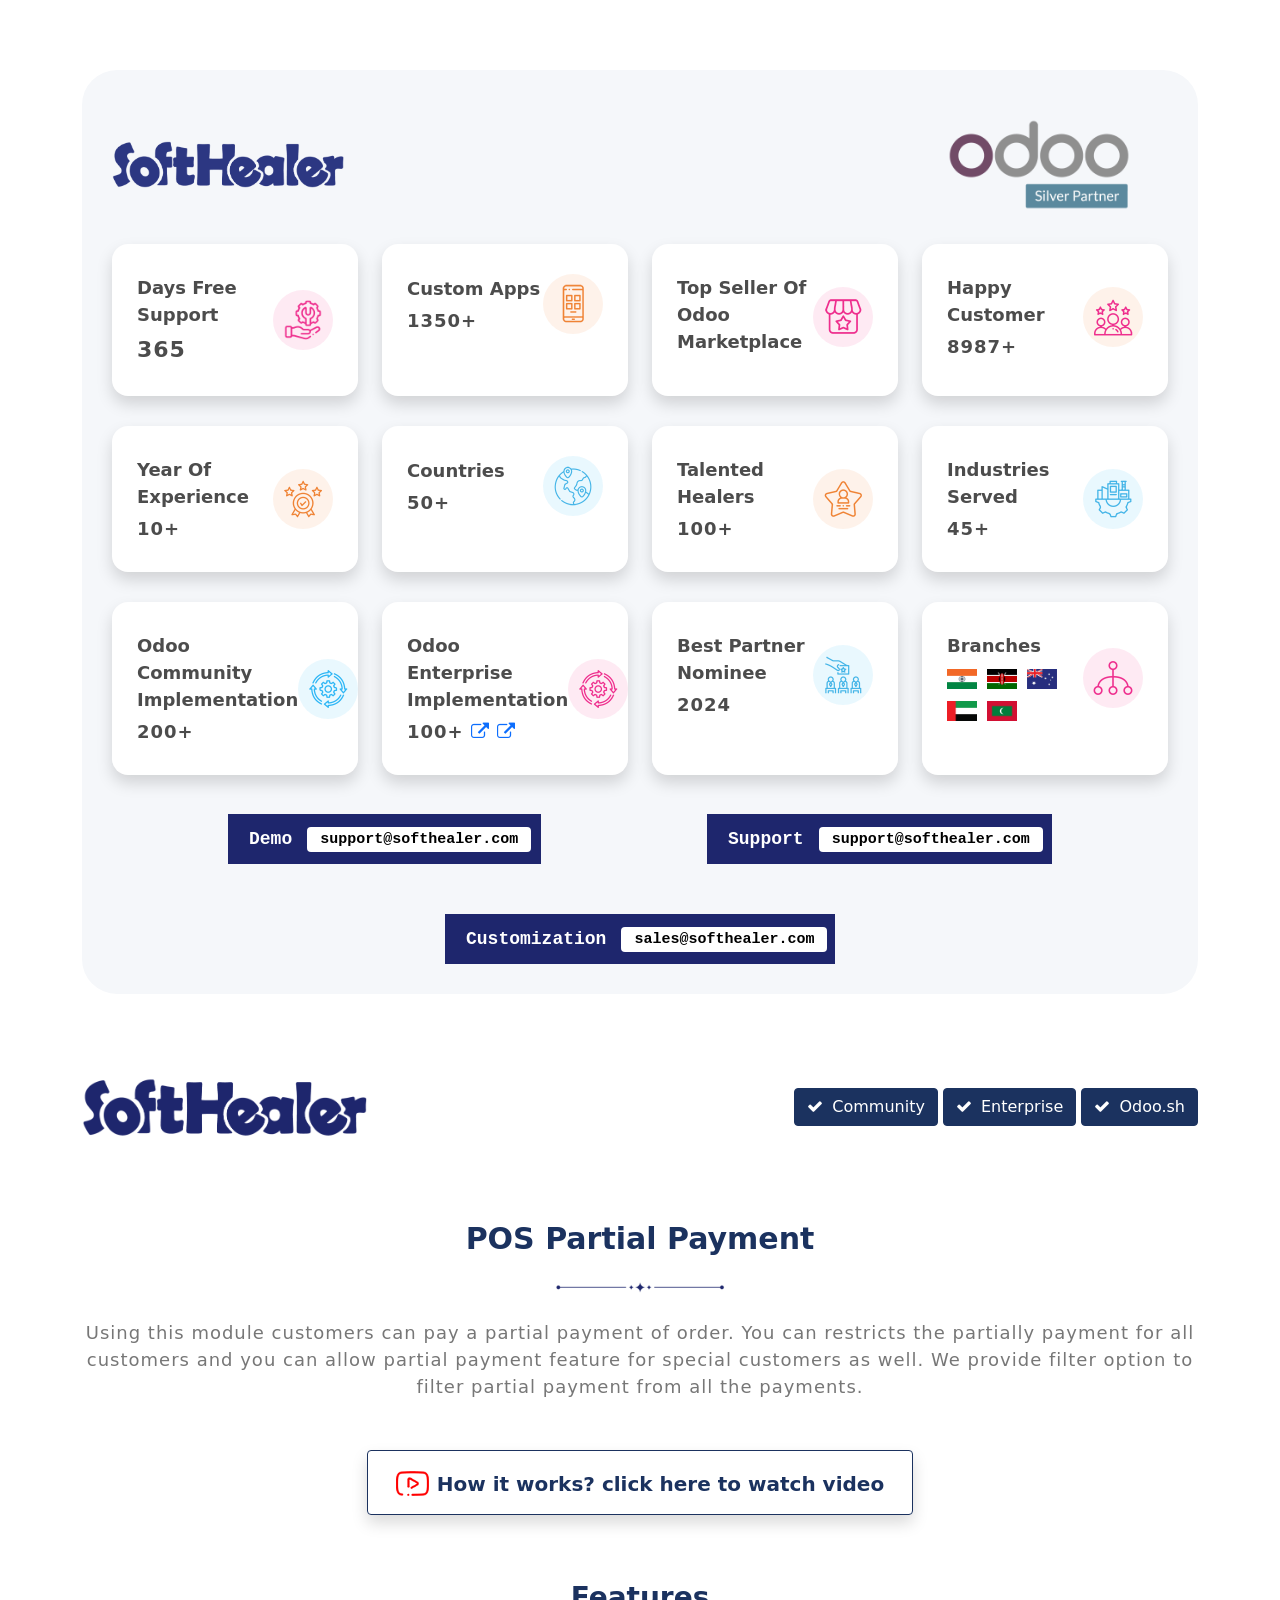
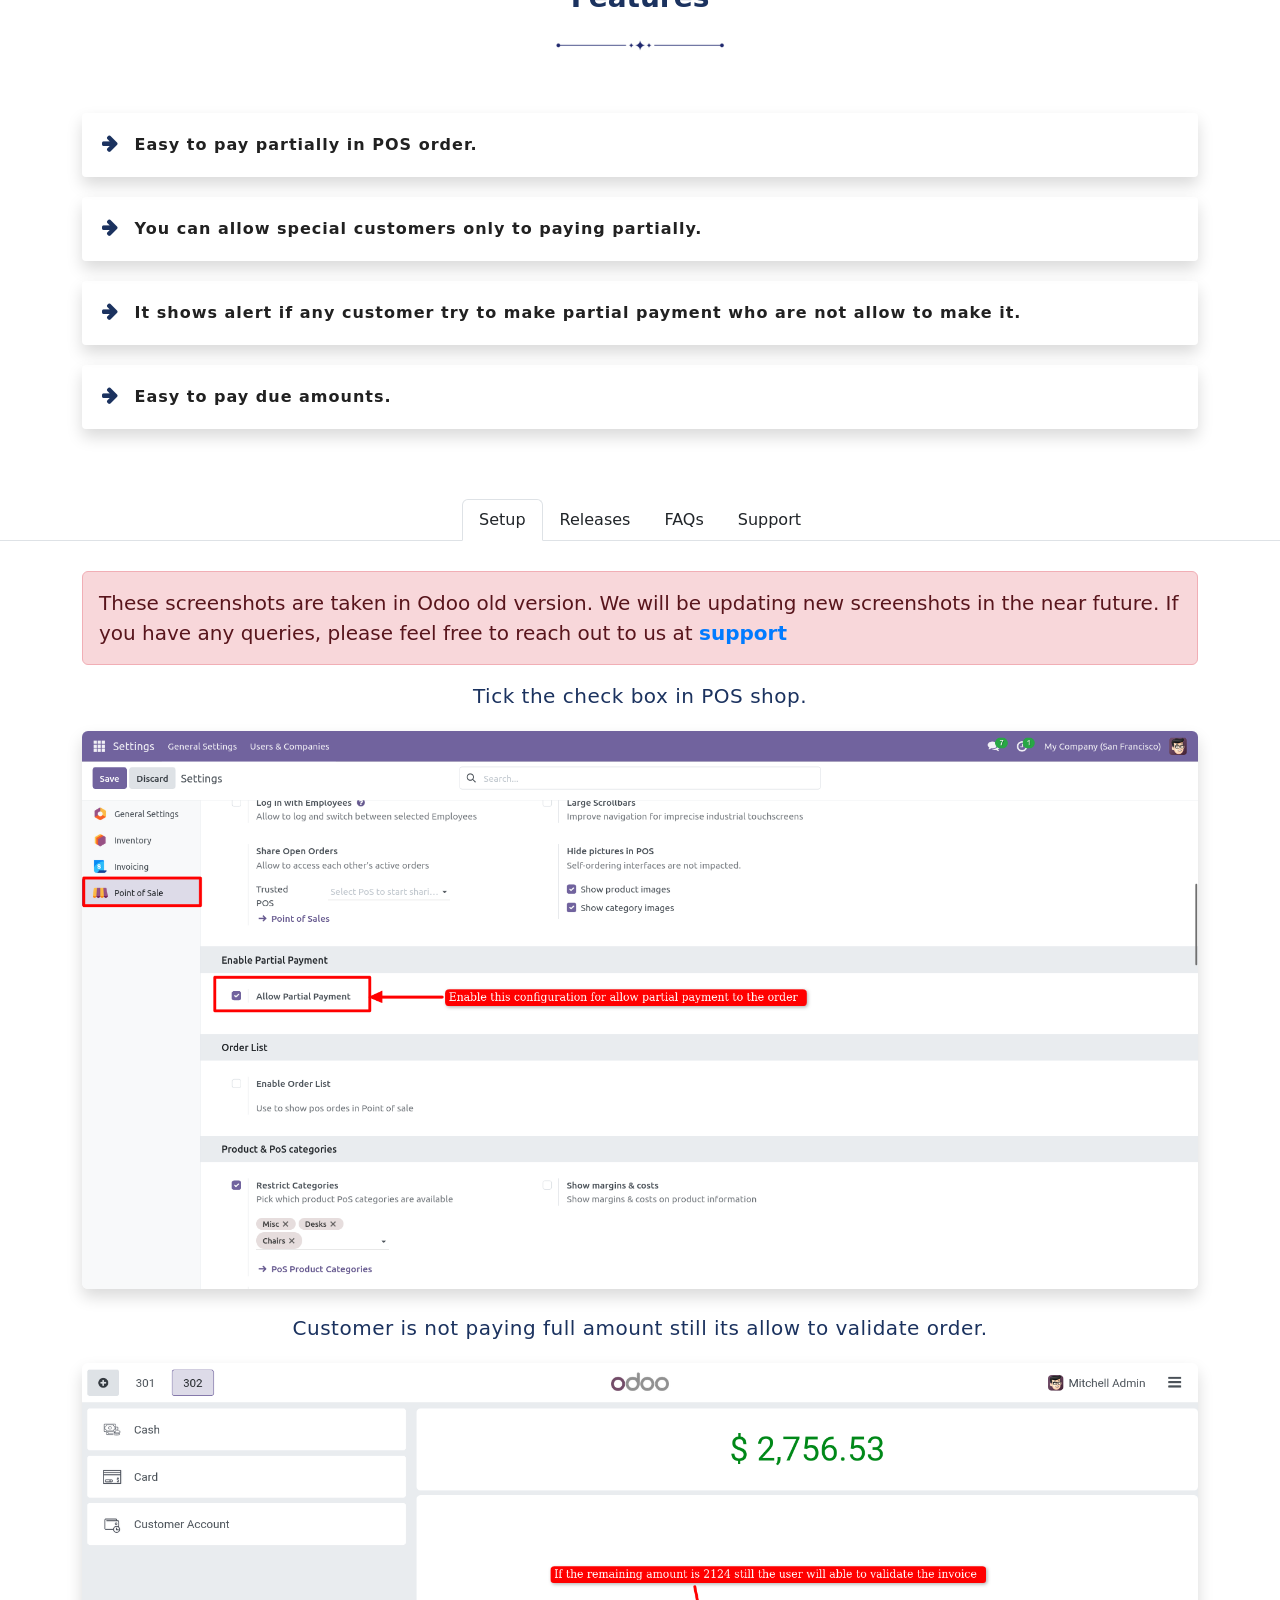
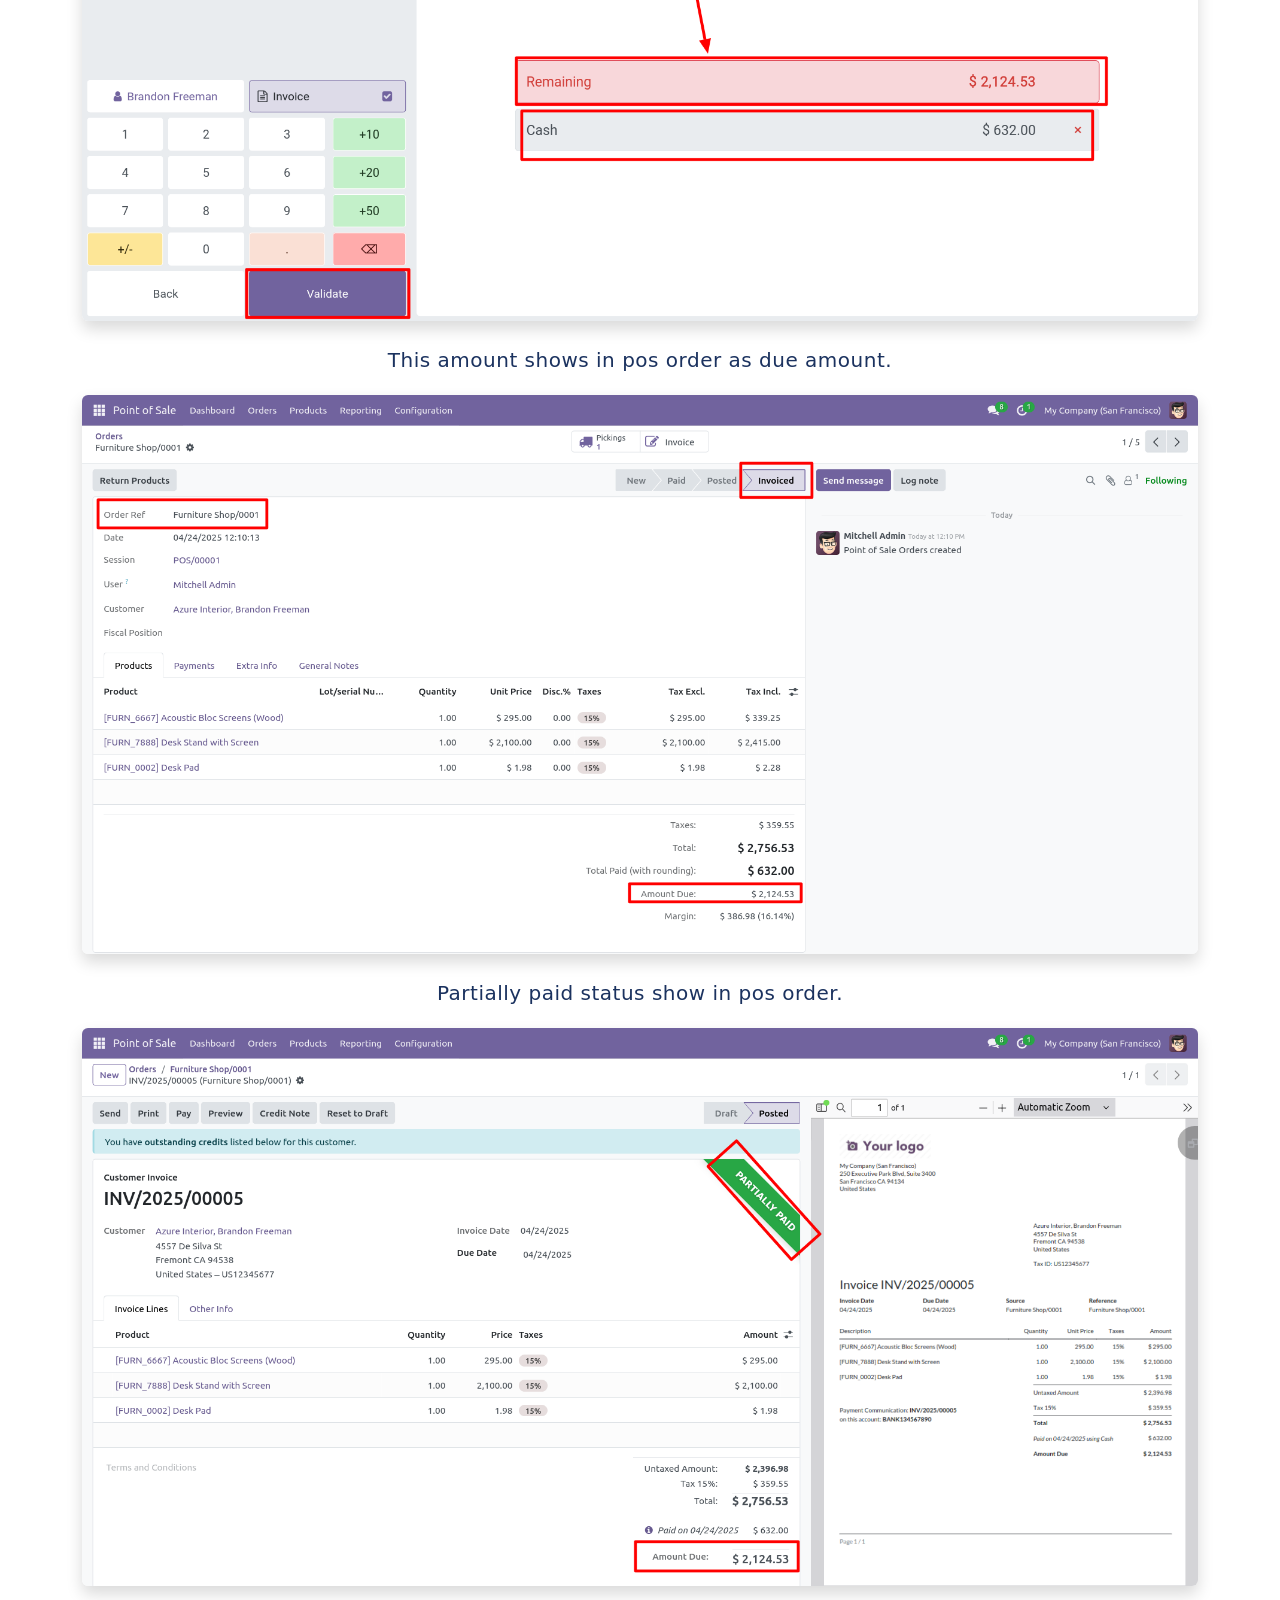
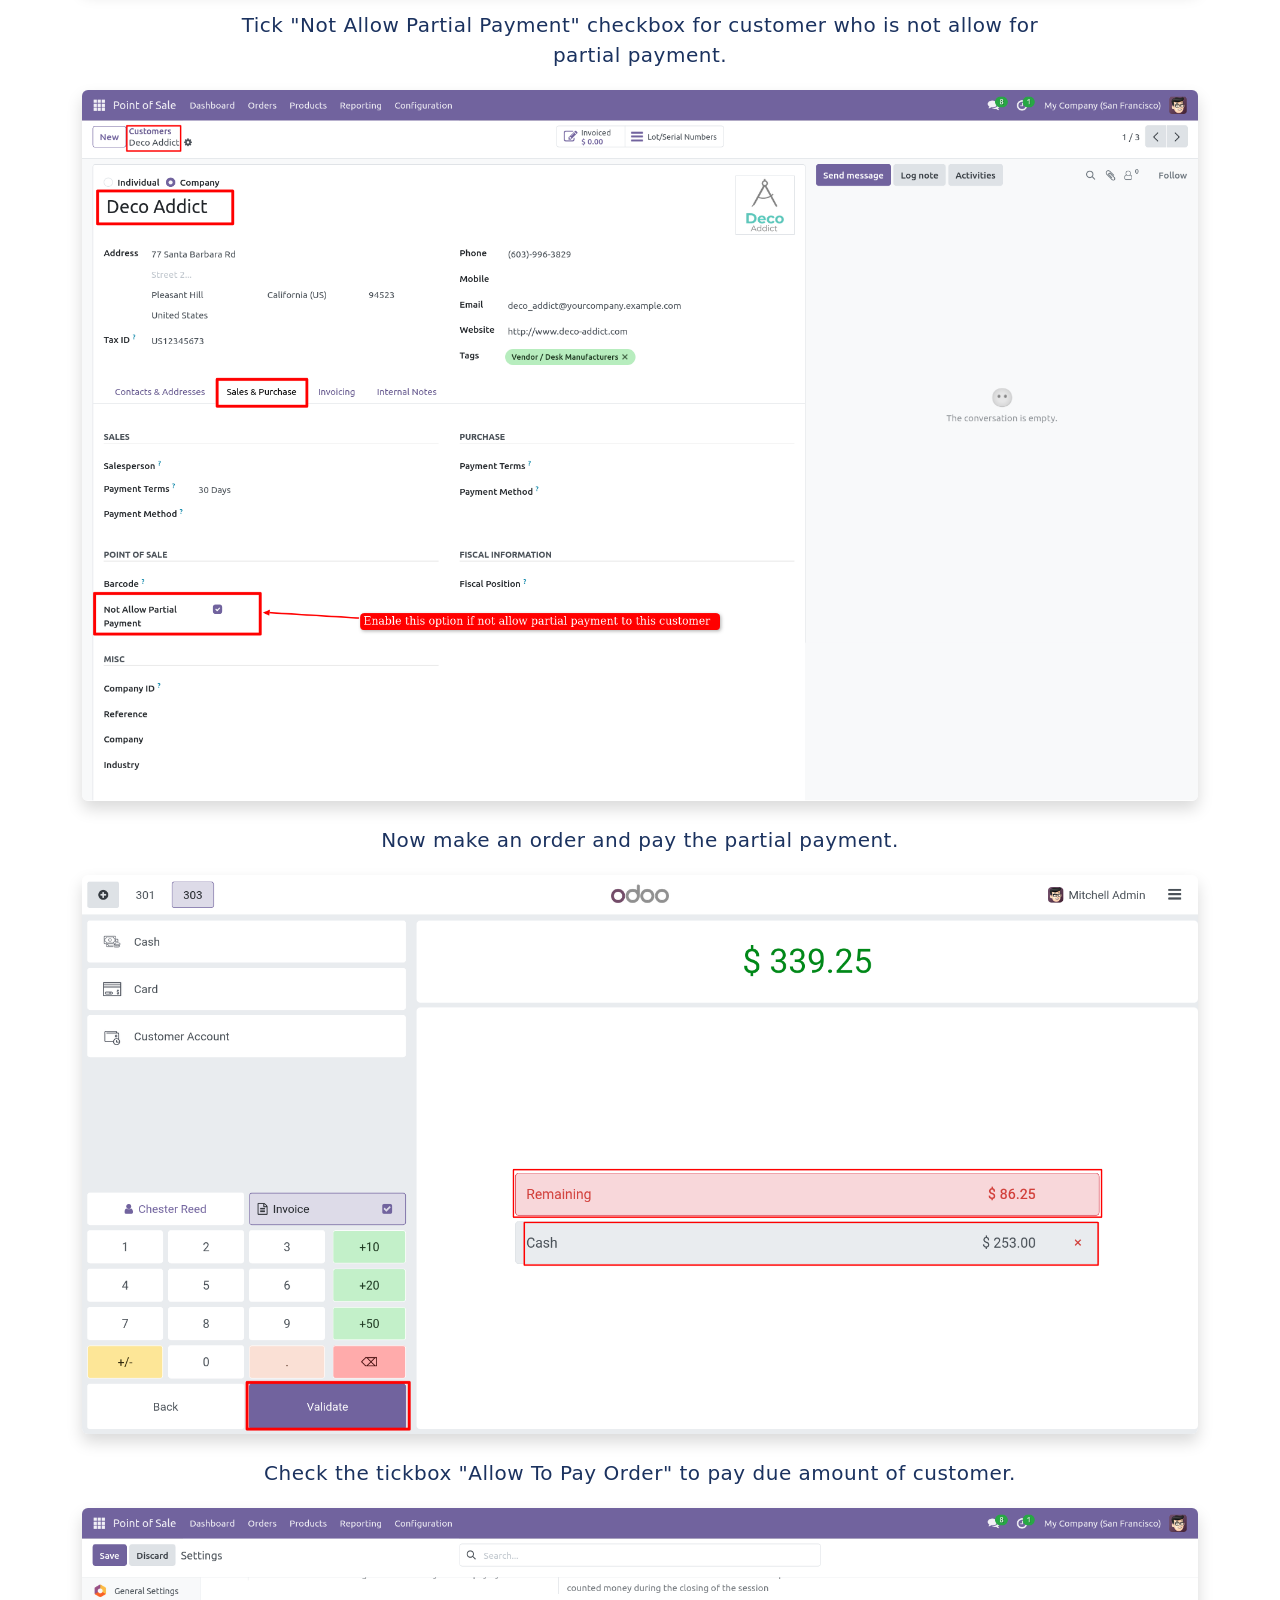
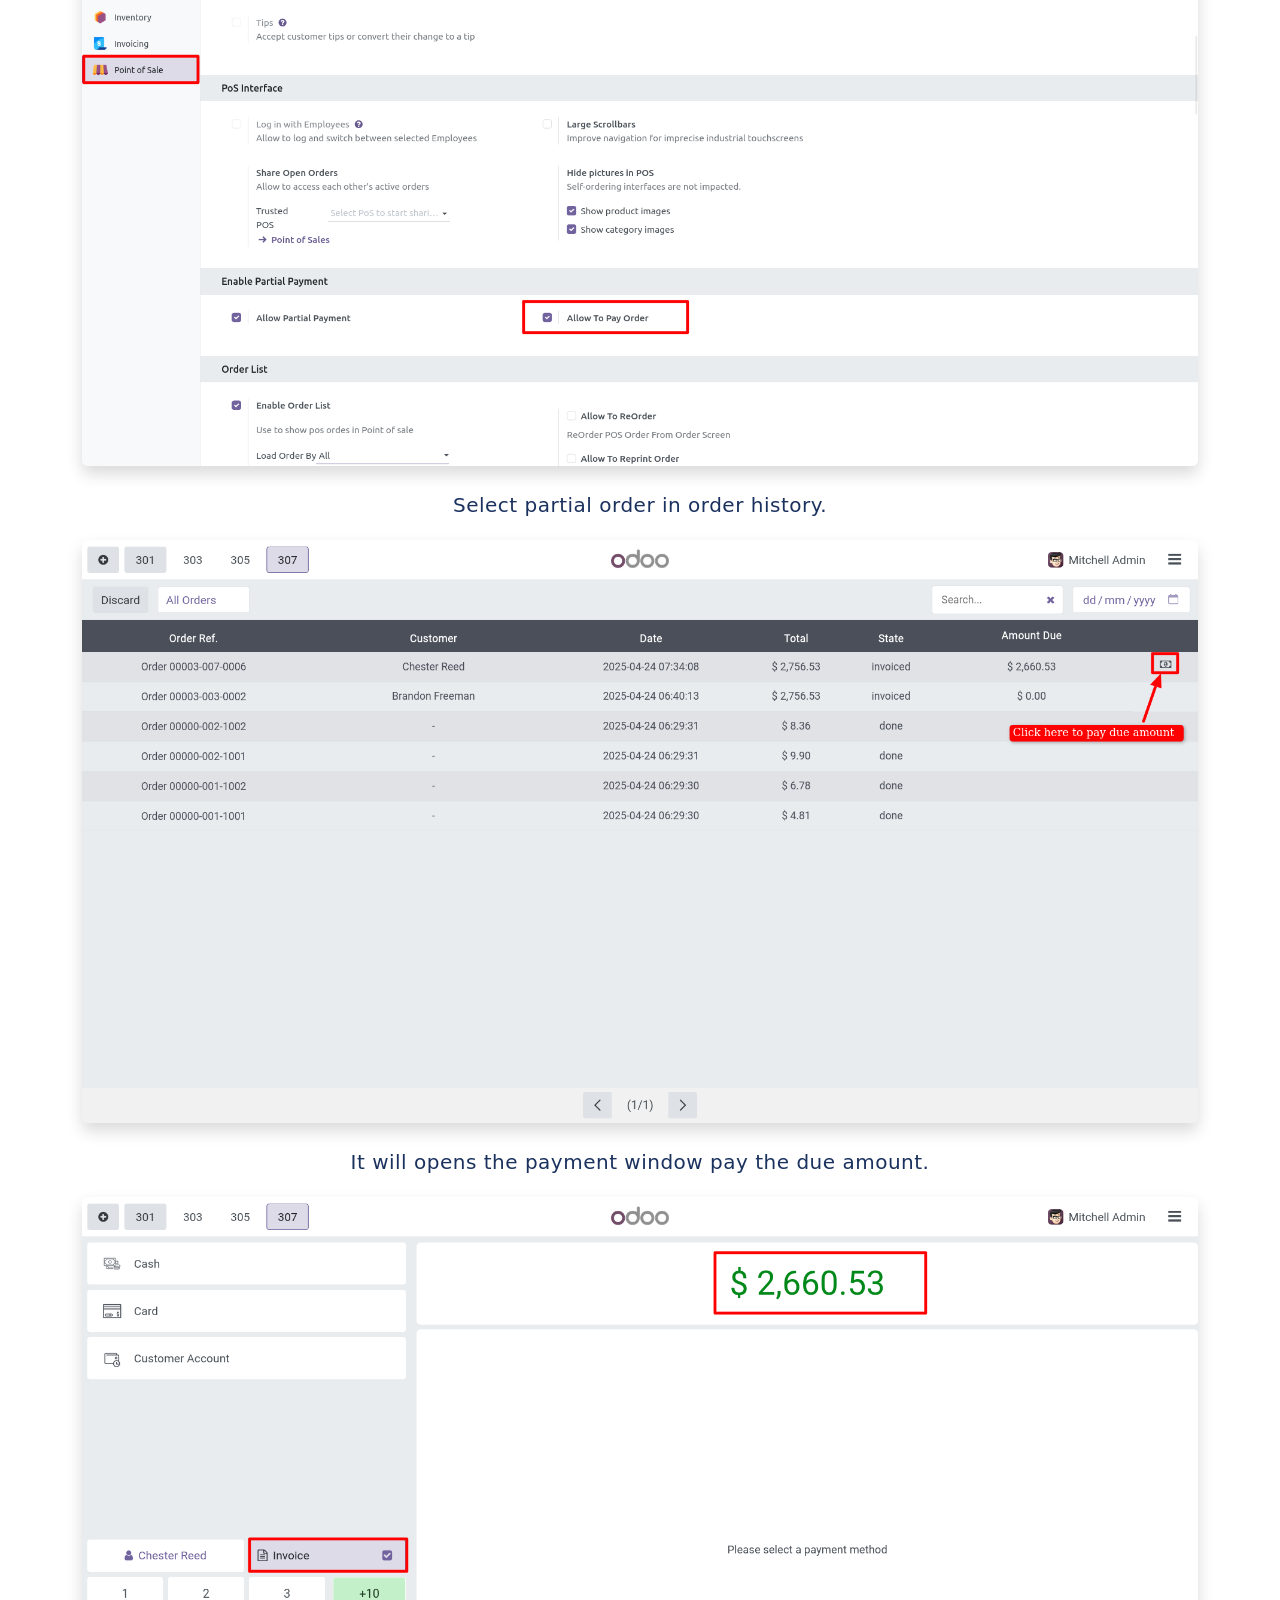
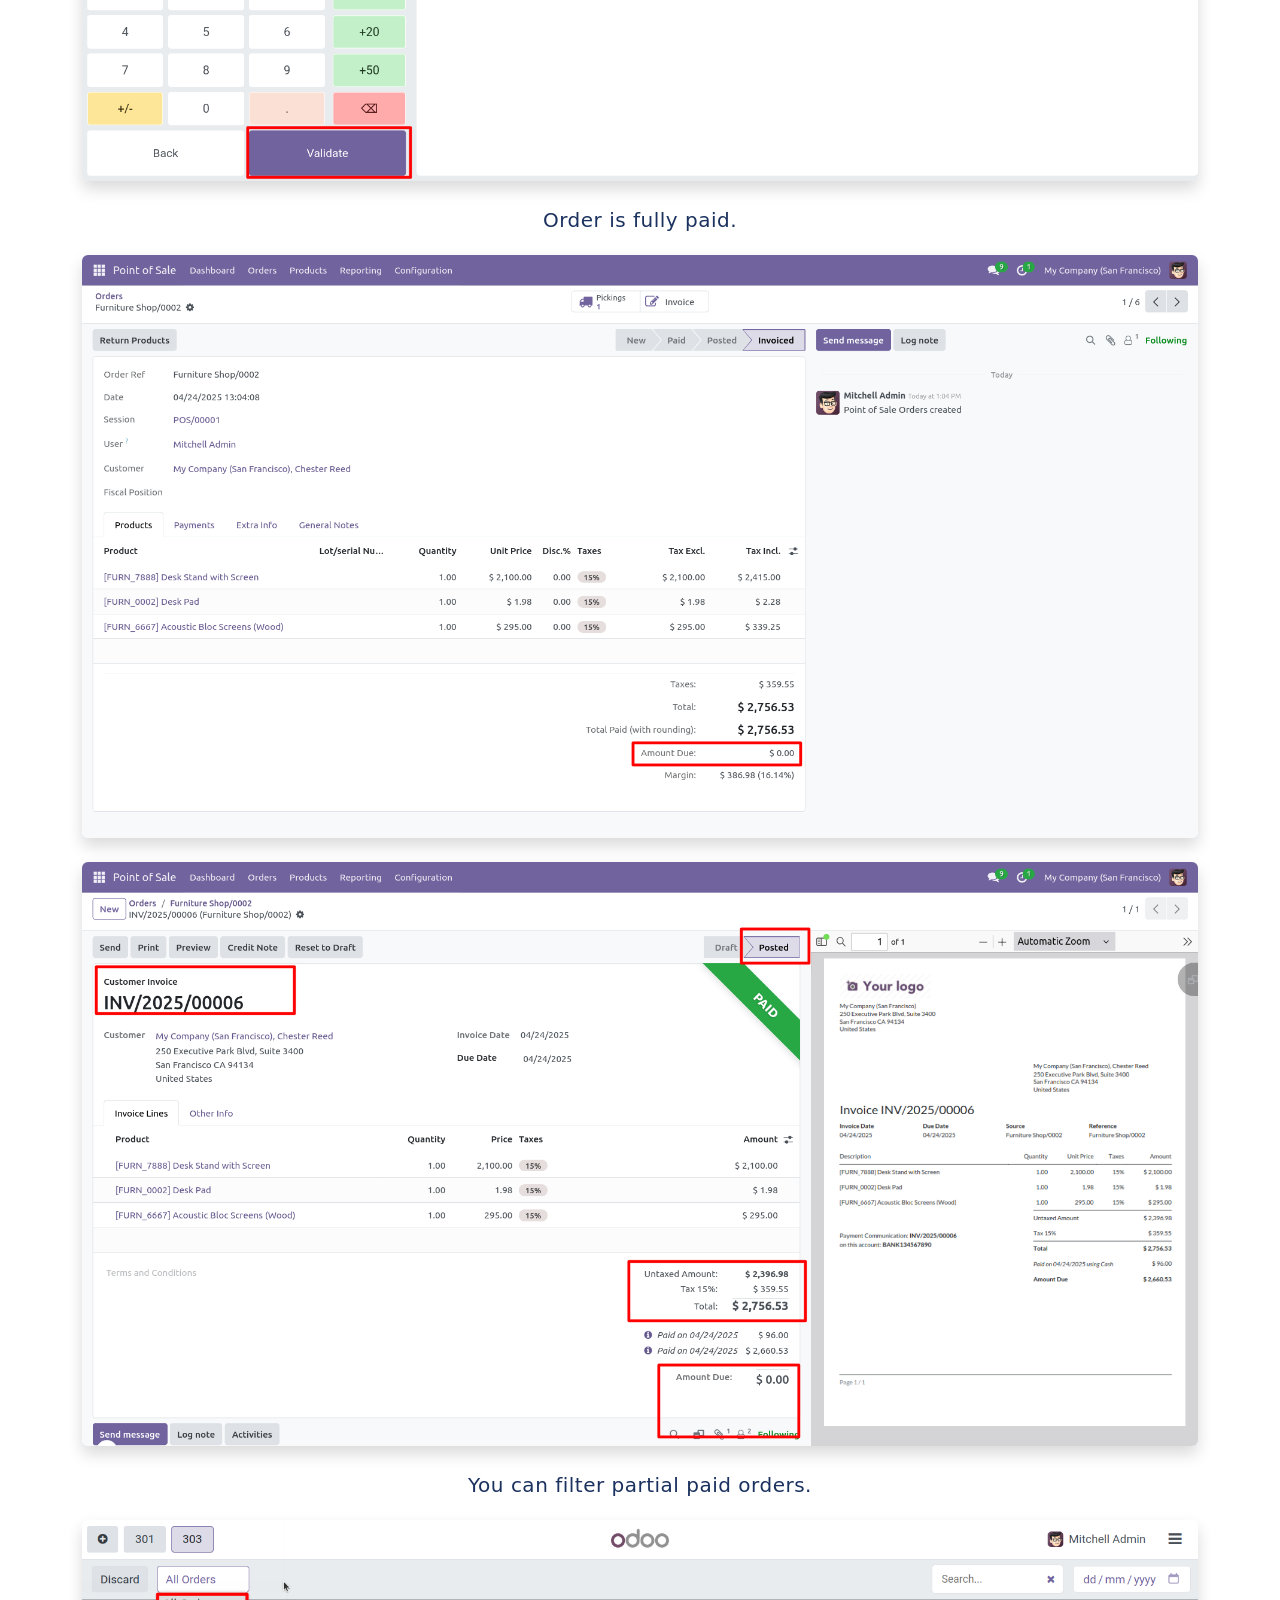
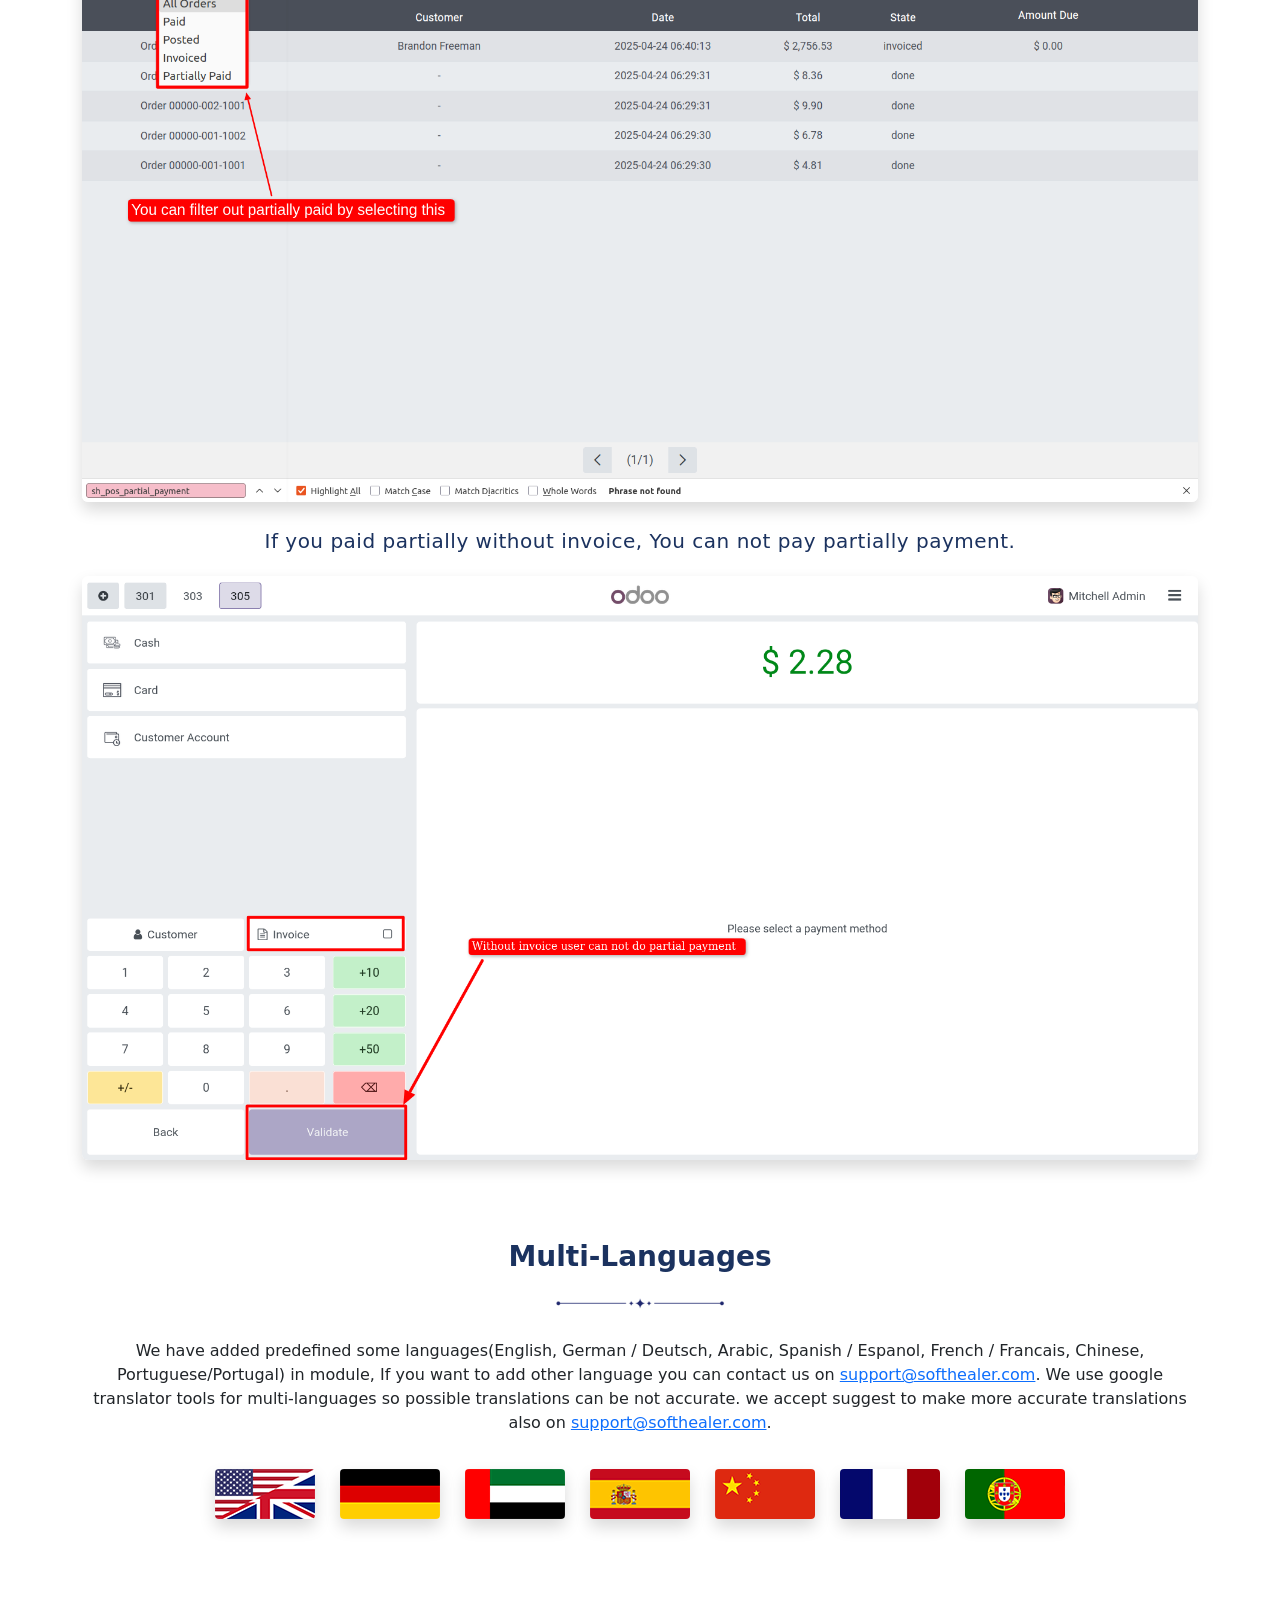
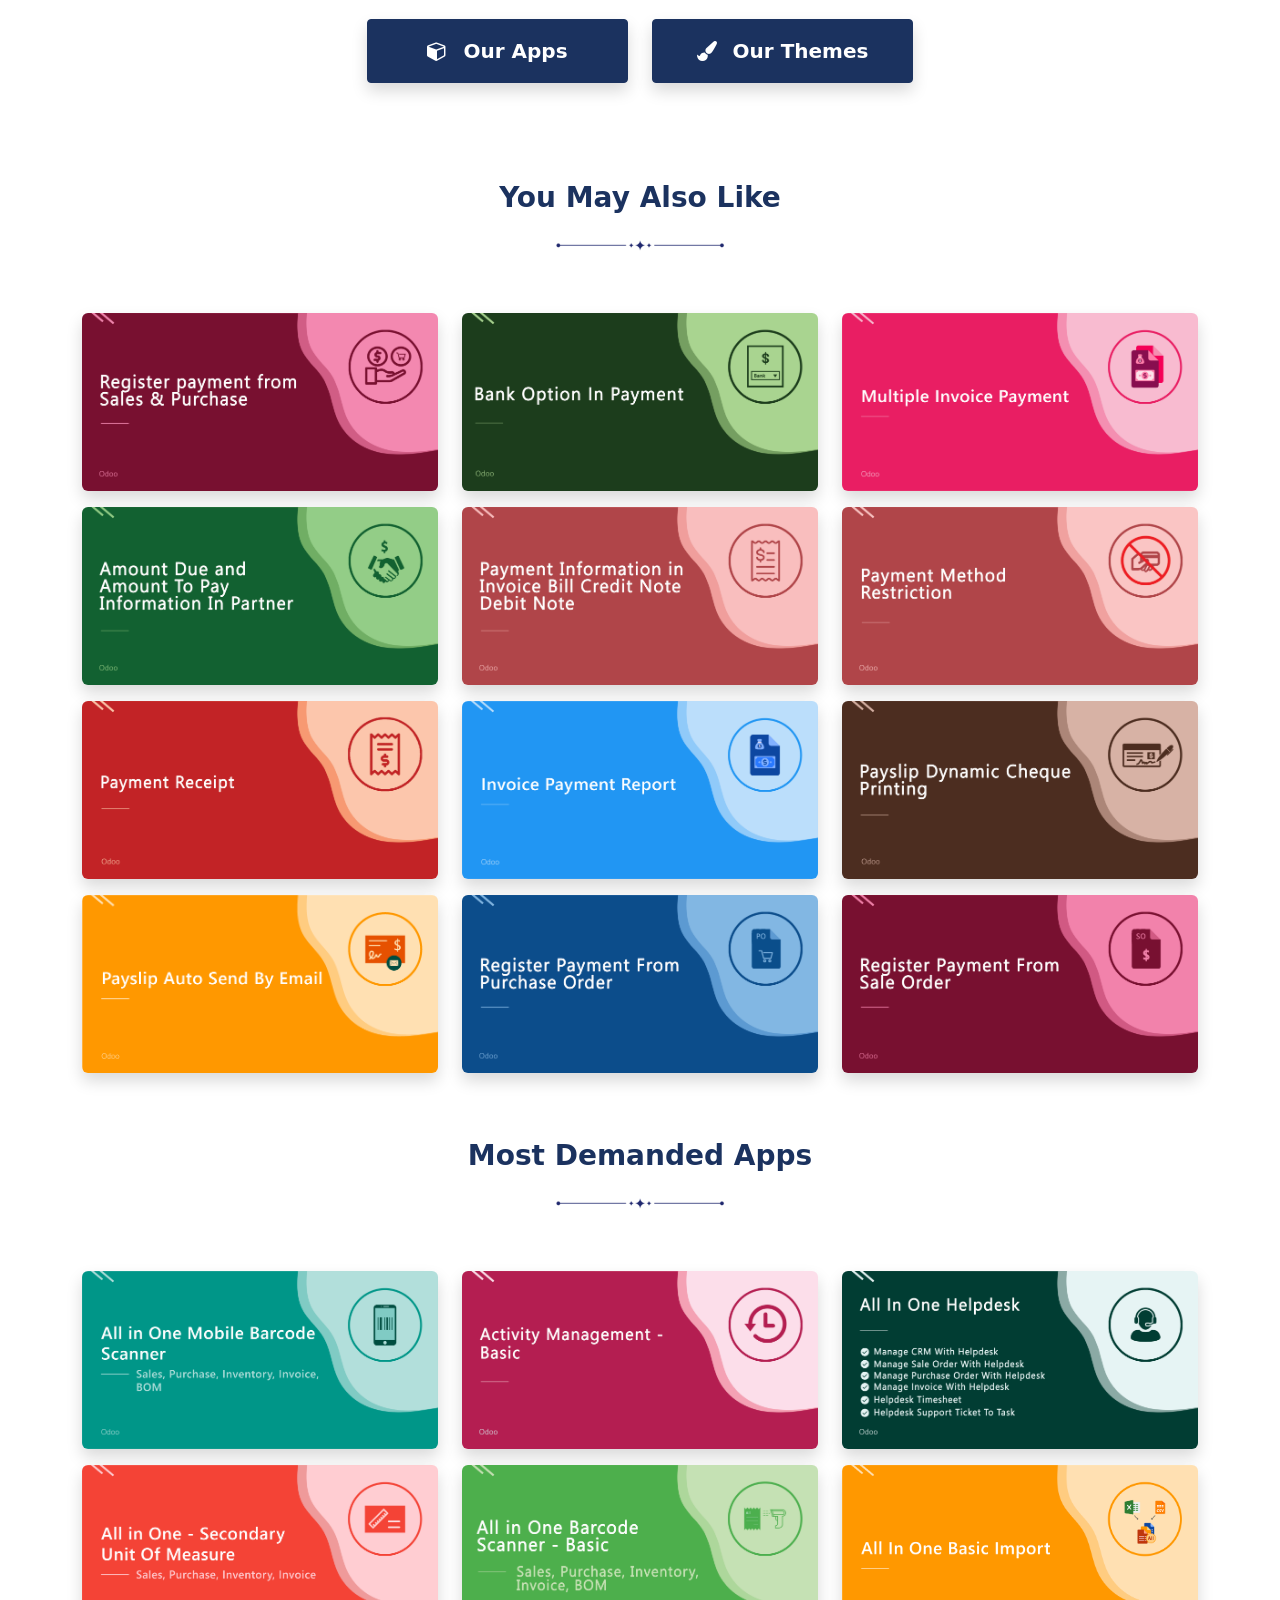
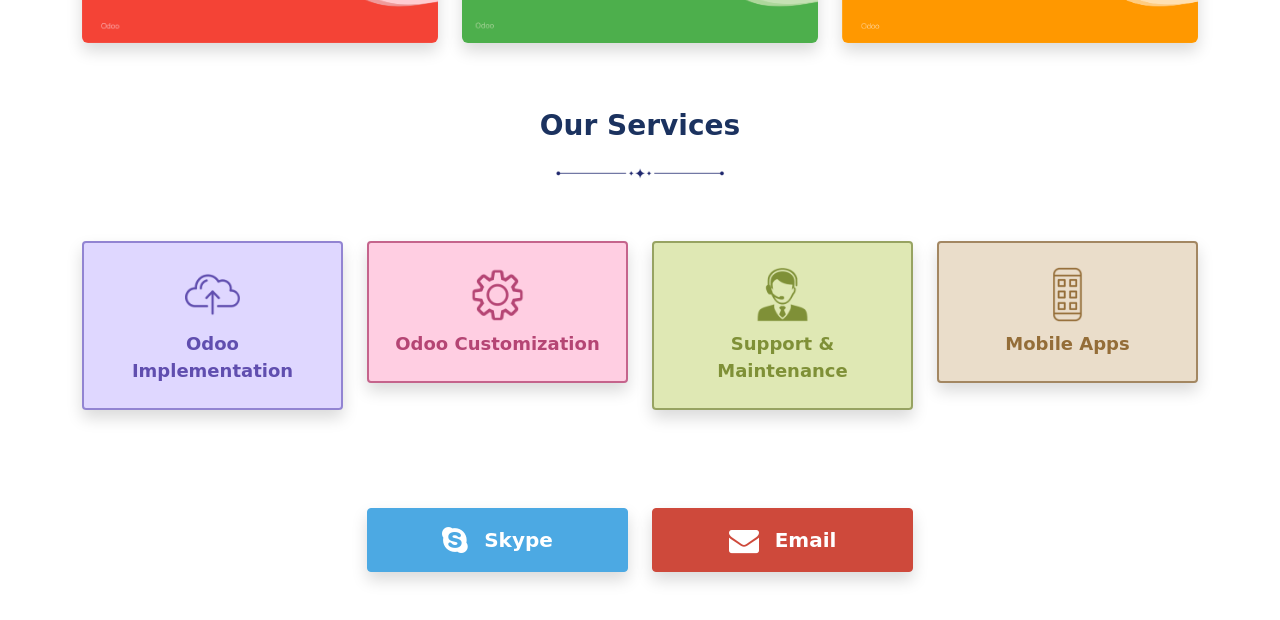
<file: sh_pos_partial_payment/static/description/index.html>
<!DOCTYPE html>
<html>
   <head>
      <title></title>
       <!-- <link rel="stylesheet" href="https://maxcdn.bootstrapcdn.com/bootstrap/4.5.0/css/bootstrap.min.css"> -->
   <link href="https://cdn.jsdelivr.net/npm/bootstrap@5.0.2/dist/css/bootstrap.min.css" rel="stylesheet"
   integrity="sha384-EVSTQN3/azprG1Anm3QDgpJLIm9Nao0Yz1ztcQTwFspd3yD65VohhpuuCOmLASjC" crossorigin="anonymous">
<link rel="stylesheet" href="https://cdnjs.cloudflare.com/ajax/libs/font-awesome/4.7.0/css/font-awesome.min.css">
<!-- <script src="https://ajax.googleapis.com/ajax/libs/jquery/3.5.1/jquery.min.js"></script>
   <script src="https://cdnjs.cloudflare.com/ajax/libs/popper.js/1.16.0/umd/popper.min.js"></script>
   <script src="https://maxcdn.bootstrapcdn.com/bootstrap/4.5.0/js/bootstrap.min.js"></script> -->
<script src="https://cdn.jsdelivr.net/npm/bootstrap@5.0.2/dist/js/bootstrap.bundle.min.js"
   integrity="sha384-MrcW6ZMFYlzcLA8Nl+NtUVF0sA7MsXsP1UyJoMp4YLEuNSfAP+JcXn/tWtIaxVXM"
   crossorigin="anonymous"></script>
   </head>
<body>

 <section class="sh_counter_section position-relative" style="margin-top:20px;margin-bottom:15px;padding:50px 0px;">
         <div class="container">
            <div class="" style="width: 100%;background-color: #f5f7fa;padding: 30px;border-radius: 35px;">
               <div class="row align-items-center">
                  <div class="col-xxl-6 col-xl-6 col-lg-6 col-md-6 col-6" style="text-align:left">
                     <img src="brandsection/img/softhealer_other.png" alt="logo" style="width:45%">
                  </div>
                  <div class="col-xxl-6 col-xl-6 col-lg-6 col-md-6 col-6" style="text-align:right">
                     <div class="sh_right_logo w-50 ms-auto">
                        <img src="brandsection/img/odoo_silver_partner_rgb.png" alt="right logo" class="w-100">
                     </div>
                  </div>
               </div>
               <div class="row ">
                  <div class="col-xxl-3 col-xl-3 col-lg-6 col-md-6 col-12 card-group">
                     <div class="sh_counter_box rounded rounded-4 w-100 shadow justify-content-between"
                        style="padding: 30px 25px;border-radius: 4px;;background-color:#fff;margin:15px 0; ">
                        <div class="sh_content_box justify-content-between d-flex align-items-center">
                           <div class="sh_left">
                              <div class="sh_title_text"
                                 style="text-transform: capitalize;font-size:18px;margin-bottom:5px; color:#4c4c4c; font-weight: 600;">
                                 Days Free Support</div>
                              <div class="sh_counter_num"
                                 style="font-size: 22px; letter-spacing:1px;font-weight:600;color:#4c4c4c;">365</div>
                           </div>
                           <div class="sh_right">
                              <div class="sh_icon icon_2 d-flex justify-content-center align-items-center"
                                 style="width: 60px;height: 60px; border-radius:50%;background-color: #ee368c1a;">
                                 <img src="./brandsection/img/days free support.png" alt="Counter box img"
                                    style="width: 100%;height: 100%;padding: 10px;">
                              </div>
                           </div>
                        </div>
                     </div>
                  </div>
                  <div class="col-xxl-3 col-xl-3 col-lg-6 col-md-6 col-12 card-group">
                     <div class="sh_counter_box rounded rounded-4 w-100 shadow"
                        style="padding: 30px 25px;border-radius: 4px;background-color:#fff;margin:15px 0;">
                        <div class="sh_content_box justify-content-between d-flex align-items-center">
                           <div class="sh_left">
                              <div class="sh_title_text"
                                 style="text-transform: capitalize;font-size:18px;margin-bottom:5px; color:#4c4c4c; font-weight: 600;">
                                 Custom Apps</div>
                              <div class="sh_counter_num"
                                 style="font-size:18px; letter-spacing:1px;font-weight:600;color:#4c4c4c;">1350+</div>
                           </div>
                           <div class="sh_right">
                              <div class="sh_icon icon_4 d-flex justify-content-center align-items-center"
                                 style="width: 60px;height: 60px; border-radius:50%;background-color: #ee83361a;">
                                 <img src="./brandsection/img/custom apps.png" alt="counter box img"
                                    style="width: 100%;height: 100%;padding: 10px;">
                              </div>
                           </div>
                        </div>
                     </div>
                  </div>
                  <div class="col-xxl-3 col-xl-3 col-lg-6 col-md-6 col-12 card-group">
                     <div class="sh_counter_box rounded rounded-4 w-100 shadow"
                        style="padding: 30px 25px;border-radius: 4px;background-color:#fff;margin:15px 0; ">
                        <div class="sh_content_box justify-content-between d-flex align-items-center">
                           <div class="sh_left">
                              <div class="sh_title_text"
                                 style="text-transform: capitalize;font-size:18px;margin-bottom:5px; color:#4c4c4c; font-weight: 600;">
                                 top seller of odoo marketplace</div>
                           </div>
                           <div class="sh_right">
                              <div class="sh_icon icon_2 d-flex justify-content-center align-items-center"
                                 style="width: 60px;height: 60px; border-radius:50%;background-color: #ee368c1a;">
                                 <img src="./brandsection/img/top seller of odoo marketplace.png" alt="counter box img"
                                    style="width: 100%;height: 100%;padding: 10px;">
                              </div>
                           </div>
                        </div>
                     </div>
                  </div>
                  <div class="col-xxl-3 col-xl-3 col-lg-6 col-md-6 col-12 card-group">
                     <div class="sh_counter_box rounded rounded-4 w-100 shadow"
                        style="padding: 30px 25px;border-radius: 4px;background-color:#fff;margin:15px 0; ">
                        <div class="sh_content_box justify-content-between d-flex align-items-center">
                           <div class="sh_left">
                              <div class="sh_title_text"
                                 style="text-transform: capitalize;font-size:18px;margin-bottom:5px; color:#4c4c4c; font-weight: 600;">
                                 Happy Customer</div>
                              <div class="sh_counter_num"
                                 style="font-size:18px; letter-spacing:1px;font-weight:600;color:#4c4c4c;">8987+</div>
                           </div>
                           <div class="sh_right">
                              <div class="sh_icon icon_2 d-flex justify-content-center align-items-center"
                                 style="width: 60px;height: 60px; border-radius:50%;background-color: #ee83361a;">
                                 <img src="./brandsection/img/happy customer.png" alt="counter box img"
                                    style="width: 100%;height: 100%;padding: 10px;">
                              </div>
                           </div>
                        </div>
                     </div>
                  </div>
   
               </div>
               <div class="row ">
                  <div class="col-xxl-3 col-xl-3 col-lg-6 col-md-6 col-12 card-group">
                     <div class="sh_counter_box rounded rounded-4 w-100 shadow"
                        style="padding: 30px 25px;border-radius: 4px;background-color:#fff;margin:15px 0; ">
                        <div class="sh_content_box justify-content-between d-flex align-items-center">
                           <div class="sh_left">
                              <div class="sh_title_text"
                                 style="text-transform: capitalize;font-size:18px;margin-bottom:5px; color:#4c4c4c; font-weight: 600;">
                                 Year Of Experience</div>
                              <div class="sh_counter_num"
                                 style="font-size:18px; letter-spacing:1px;font-weight:600;color:#4c4c4c;">10+</div>
                           </div>
                           <div class="sh_right">
                              <div class="sh_icon icon_2 d-flex justify-content-center align-items-center"
                                 style="width: 60px;height: 60px; border-radius:50%;background-color: #ee83361a;">
                                 <img src="./brandsection/img/year of experience.png" alt="counter box img"
                                    style="width: 100%;height: 100%;padding: 10px;">
                              </div>
                           </div>
                        </div>
                     </div>
                  </div>
                  <div class="col-xxl-3 col-xl-3 col-lg-6 col-md-6 col-12 card-group">
                     <div class="sh_counter_box rounded rounded-4 w-100 shadow"
                        style="padding: 30px 25px;border-radius: 4px;background-color:#fff;margin:15px 0;">
                        <div class="sh_content_box justify-content-between d-flex align-items-center">
                           <div class="sh_left">
                              <div class="sh_title_text"
                                 style="text-transform: capitalize;font-size:18px;margin-bottom:5px; color:#4c4c4c; font-weight: 600;">
                                 countries</div>
                              <div class="sh_counter_num"
                                 style="font-size:18px; letter-spacing:1px;font-weight:600;color:#4c4c4c;">50+</div>
                           </div>
                           <div class="sh_right">
                              <div class="sh_icon icon_3 d-flex justify-content-center align-items-center"
                                 style="width: 60px;height: 60px; border-radius:50%;background-color: #2db6f51a;">
                                 <img src="./brandsection/img/countries.png" alt="counter box img"
                                    style="width: 100%;height: 100%;padding: 10px;">
                              </div>
                           </div>
                        </div>
                     </div>
                  </div>
                  <div class="col-xxl-3 col-xl-3 col-lg-6 col-md-6 col-12 card-group">
                     <div class="sh_counter_box rounded rounded-4 w-100 shadow"
                        style="padding: 30px 25px;border-radius: 4px;background-color:#fff;margin:15px 0;">
                        <div class="sh_content_box justify-content-between d-flex align-items-center">
                           <div class="sh_left">
                              <div class="sh_title_text"
                                 style="text-transform: capitalize;font-size:18px;margin-bottom:5px; color:#4c4c4c; font-weight: 600;">
                                 Talented healers</div>
                              <div class="sh_counter_num"
                                 style="font-size:18px; letter-spacing:1px;font-weight:600;color:#4c4c4c;">100+</div>
                           </div>
                           <div class="sh_right">
                              <div class="sh_icon icon_4 d-flex justify-content-center align-items-center"
                                 style="width: 60px;height: 60px; border-radius:50%;background-color: #ee83361a;">
                                 <img src="./brandsection/img/talented healers.png" alt="counter box img"
                                    style="width: 100%;height: 100%;padding: 10px;">
                              </div>
                           </div>
                        </div>
                     </div>
                  </div>
                  <div class="col-xxl-3 col-xl-3 col-lg-6 col-md-6 col-12 card-group">
                     <div class="sh_counter_box rounded rounded-4 w-100 shadow"
                        style="padding: 30px 25px;border-radius: 4px;background-color:#fff;margin:15px 0;">
                        <div class="sh_content_box justify-content-between d-flex align-items-center">
                           <div class="sh_left">
                              <div class="sh_title_text"
                                 style="text-transform: capitalize;font-size:18px;margin-bottom:5px; color:#4c4c4c; font-weight: 600;">
                                 Industries Served</div>
                              <div class="sh_counter_num"
                                 style="font-size:18px; letter-spacing:1px;font-weight:600;color:#4c4c4c;">45+</div>
                           </div>
                           <div class="sh_right">
                              <div class="sh_icon icon_4 d-flex justify-content-center align-items-center"
                                 style="width: 60px;height: 60px; border-radius:50%;background-color: #2db6f51a;">
                                 <img src="./brandsection/img/industries served.png" alt="counter box img"
                                    style="width: 100%;height: 100%;padding: 10px;">
                              </div>
                           </div>
                        </div>
                     </div>
                  </div>
               </div>
               <div class="row ">
                  <div class="col-xxl-3 col-xl-3 col-lg-6 col-md-6 col-12 card-group">
                     <div class="sh_counter_box rounded rounded-4 w-100 shadow"
                        style="padding: 30px 25px;border-radius: 4px;background-color:#fff;margin:15px 0;">
                        <div class="sh_content_box justify-content-between d-flex align-items-center">
                           <div class="sh_left">
                              <div class="sh_title_text"
                                 style="text-transform: capitalize;font-size:18px;margin-bottom:5px; color:#4c4c4c; font-weight: 600;">
                                 Odoo Community Implementation</div>
                              <div class="sh_counter_num"
                                 style="font-size:18px; letter-spacing:1px;font-weight:600;color:#4c4c4c;">200+</div>
                           </div>
                           <div class="sh_right">
                              <div class="sh_icon icon_3 d-flex justify-content-center align-items-center"
                                 style="width: 60px;height: 60px; border-radius:50%;background-color: #2db6f51a;">
                                 <img src="./brandsection/img/odoo community implementation.png" alt="counter box img"
                                    style="width: 100%;height: 100%;padding: 10px;">
                              </div>
                           </div>
                        </div>
                     </div>
                  </div>
                  <div class="col-xxl-3 col-xl-3 col-lg-6 col-md-6 col-12 card-group">
                     <div class="sh_counter_box rounded rounded-4 w-100 shadow"
                        style="padding: 30px 25px;border-radius: 4px;background-color:#fff;margin:15px 0;">
                        <div class="sh_content_box justify-content-between d-flex align-items-center">
                           <div class="sh_left">
                              <div class="sh_title_text"
                                 style="text-transform: capitalize;font-size:18px;margin-bottom:5px; color:#4c4c4c; font-weight: 600;">
                                 Odoo Enterprise Implementation</div>
                              <div class="sh_counter_num"
                                 style="font-size:18px; letter-spacing:1px;font-weight:600;color:#4c4c4c;">100+
                                 <a
                                    href="https://www.odoo.com/es/partners/softhealer-technologies-private-limited-13363635?country_id=101"><i
                                       class="fa fa-external-link" aria-hidden="true"></i></a>
                                 <a
                                    href="https://www.odoo.com/es/partners/softhealer-technologies-llc-18105100?country_id=2"><i
                                       class="fa fa-external-link" aria-hidden="true"></i></a>
                              </div>
                           </div>
                           <div class="sh_right">
                              <div class="sh_icon icon_4 d-flex justify-content-center align-items-center"
                                 style="width: 60px;height: 60px; border-radius:50%;background-color:#ee368c1a;">
                                 <img src="./brandsection/img/odoo enterprise implementation.png" alt="counter box img"
                                    style="width: 100%;height: 100%;padding: 10px;">
                              </div>
                           </div>
                        </div>
                     </div>
                  </div>
                  <div class="col-xxl-3 col-xl-3 col-lg-6 col-md-6 col-12 card-group">
                     <div class="sh_counter_box rounded rounded-4 w-100 shadow"
                        style="padding: 30px 25px;border-radius: 4px;background-color:#fff;margin:15px 0;">
                        <div class="sh_content_box justify-content-between d-flex align-items-center">
                           <div class="sh_left">
                              <div class="sh_title_text"
                                 style="text-transform: capitalize;font-size:18px;margin-bottom:5px; color:#4c4c4c; font-weight: 600;">
                                 Best partner Nominee</div>
                              <div class="sh_counter_num"
                                 style="font-size:18px; letter-spacing:1px;font-weight:600;color:#4c4c4c;">2024</div>
                           </div>
                           <div class="sh_right">
                              <div class="sh_icon icon_3 d-flex justify-content-center align-items-center"
                                 style="width: 60px;height: 60px; border-radius:50%;background-color: #2db6f51a;">
                                 <img src="./brandsection/img/best partner nominee.png" alt="counter box img"
                                    style="width: 100%;height: 100%;padding: 10px;">
                              </div>
                           </div>
                        </div>
                     </div>
                  </div>
                  <div class="col-xxl-3 col-xl-3 col-lg-6 col-md-6 col-12 card-group">
                     <div class="sh_counter_box rounded rounded-4 w-100 shadow"
                        style="padding: 30px 25px;border-radius: 4px;background-color:#fff;margin:15px 0; ">
                        <div class="sh_content_box justify-content-between d-flex align-items-center">
                           <div class="sh_left">
                              <div class="sh_title_text"
                                 style="text-transform: capitalize;font-size:18px;margin-bottom:5px; color:#4c4c4c; font-weight: 600;">
                                 Branches</div>
                              <div class="sh_counter_num" style="font-size:18px; letter-spacing:1px;font-weight:600;color:#4c4c4c; display: flex; align-items: center; flex-wrap: wrap; gap:5px;">
                                 <div  style="width: 30px;margin-right:5px;">
                                    <img src="brandsection/img/india_flag.jpg"  class="w-100 h-100" style="object-fit: cover;">
                                 </div>
                                 <div  style="width: 30px;margin-right:5px;">
                                    <img src="brandsection/img/kenya_flag.jpg" class="w-100 h-100" style="object-fit: cover;">
                                 </div>
                                 <div  style="width: 30px;margin-right:5px;">
                                    <img src="brandsection/img/australia_flag.jpg" class="w-100 h-100" style="object-fit: cover;">
                                 </div>
                                 <div  style="width: 30px;margin-right:5px;">
                                    <img src="brandsection/img/dubai_flag.jpg" class="w-100 h-100" style="object-fit: cover;">
                                 </div>
                                  <div  style="width: 30px;margin-right:5px;">
                                    <img src="brandsection/img/maldives_flag.jpg" class="w-100 h-100" style="object-fit: cover;">
                                 </div>
                              </div>
                           </div>
                           <div class="sh_right">
                              <div class="sh_icon icon_2 d-flex justify-content-center align-items-center"
                                 style="width: 60px;height: 60px; border-radius:50%;background-color: #ee368c1a;">
                                 <img src="brandsection/img/branch.png" alt="counter box img"
                                    style="width: 100%;height: 100%;padding: 10px;">
                              </div>
                           </div>
                        </div>
                     </div>
                  </div>
               </div>
               <br/>
               <div style="display: flex; gap: 50px; justify-content: center; flex-wrap: wrap; justify-content: space-evenly;" class="justify-content-evenly ">
                  <!-- Support Button -->
                  <div style="font-weight: 500; font-size: 15px; border: 1px solid #1e266d; display: flex; background-color: #1e266d; border-radius: 0px; width: 313px; height: 50px;">
                      <div class="text-center d-flex justify-content-around align-items-center" style="color: #091E42; font-family: Montserrat; padding: 0; min-width: 80%;  display: flex; align-items: center;">
                        <span style="padding: 0px 15px 0 20px; color: #fff; font-weight: 600; font-size: 18px; font-family: monospace;">Demo</span>
                        <b><span class="" style="position: relative; overflow: hidden; border: 1px solid transparent; padding: .175rem .75rem; font-size: 15px; line-height: 1.5; border-radius: .25rem; background-color: #fff; color: #000;  font-family: monospace;">
                           support@softhealer.com</span></b>
                      </div>
                      
                  </div>
                   <!-- Customization Button -->
                   <div style="font-weight: 500; font-size: 15px; border: 1px solid #1e266d; display: flex; background-color: #1e266d; border-radius: 0px; width: 345px; height: 50px;">
                     <div class="text-center d-flex justify-content-around align-items-center" style="color: #091E42; font-family: Montserrat; padding: 0; min-width: 90%;  display: flex; align-items: center;">
                         <span style="padding: 0px 15px 0 20px; color: #fff; font-weight: 600; font-size: 18px; font-family: monospace;">Support</span>
                         <b>  <span class="" style="position: relative; overflow: hidden; border: 1px solid transparent; padding: .175rem .75rem; font-size: 15px; line-height: 1.5; border-radius: .25rem; background-color: #fff; color: #000;  font-family: monospace;">
                          support@softhealer.com</span></b>
                     </div>
                     
                 </div>
                  <!-- Demo Button -->
                  <div style="font-weight: 500; font-size: 15px; border: 1px solid #1e266d; display: flex; background-color: #1e266d; border-radius: 0px; width: 390px; height: 50px;">
                     <div class="text-center justify-content-around d-flex align-items-center" style="color: #091E42; font-family: Montserrat; padding: 0; min-width: 80%;  display: flex; align-items: center;">
                         <span style="padding: 0px 15px 0 20px; color: #fff; font-weight: 600; font-size: 18px; font-family: monospace;">Customization</span>
                         <b> <span class="" style="position: relative; overflow: hidden; border: 1px solid transparent; padding: .175rem .75rem; font-size: 15px; line-height: 1.5; border-radius: .25rem; background-color: #fff; color: #000;  
    transform: translateX(6px); font-family: monospace;">
                          sales@softhealer.com</span></b>
                     </div>
                 </div>
              </div>
              </div>

            </div>
         </div>
      </section>
    

<!-- ABC  -->
      <section id="sh_module_heading">
         <div class="container">
            <div class="sh_center text-center" style='margin: 2rem 0;'>
               <div class="row align-items-center" style='align-items: center;'>
                  <div class="col-lg-4 col-md-4 col-sm-12" style='text-align: left;'>
                     <img src='softhealer.png' alt='logo' style="width: 80%;">
                  </div>
                  <div class="col-lg-8 col-md-8 col-sm-12" style='text-align: right;'>
                     <span class='btn btn-primary' style="position: relative; overflow: hidden; border: 1px solid transparent; padding: .375rem .75rem; font-size: 1rem; line-height: 1.5; border-radius: .25rem; background-color: #1b325f;border-color: #1b325f;"><i class='fa fa-check' style="margin-right: 9px;"></i>Community</span>
                     <span class='btn btn-primary' style="position: relative; overflow: hidden; border: 1px solid transparent; padding: .375rem .75rem; font-size: 1rem; line-height: 1.5; border-radius: .25rem; background-color: #1b325f;border-color: #1b325f;"><i class='fa fa-check' style="margin-right: 9px;"></i>Enterprise</span>
                     <span class='btn btn-primary' style="position: relative; overflow: hidden; border: 1px solid transparent; padding: .375rem .75rem; font-size: 1rem; line-height: 1.5; border-radius: .25rem; background-color: #1b325f;border-color: #1b325f;"><i class='fa fa-check' style="margin-right: 9px;"></i>Odoo.sh</span>
                  </div>
               </div>
            </div>
         </div>
      </section>
<!-- abc  -->

<!-- heading  -->
      <section id="sh_module_heading" style="padding-top: 50px;">
         <div class="container">
            <div class="sh_center text-center">
               <h4 style="font-size: 30px;font-weight: 600;color: #1b325f;margin-bottom: 10px;">POS Partial Payment</h4>
               <!-- <img src="shape.png" style="width: 100px;display: block;text-align: center;margin: auto;margin-bottom: 20px;" /> -->
               <img src="heading.png" alt="heading" />
               <p style="color: #777;font-size: 18px;margin: 0;letter-spacing: 1px;margin-top: 12px;">
                  Using this module customers can pay a partial payment of order. You can restricts the partially payment for all customers and you can allow partial payment feature for special customers as well. We provide filter option to filter partial payment from all the payments.</p>
            </div>
         </div>
      </section>
<!-- heading  -->

<!-- one video  -->
      <section id="sh_module_heading" style="padding-top: 50px;">
         <div class="container">
            <div class="row">
               <div class="col-lg-3 hidden-xs" style="padding: 2.5rem 1rem !important;">
               </div>
               <div class="col-lg-6 col-md-6 col-sm-12 col-12 mb-2">
                 
                     <div class="mx-auto">
                     <a 	href="https://youtu.be/apP1-1j4g8M" target="_blank" class="shadow rounded py-3 px-4 mb-2 s_tooltip_tabs_tooltip_image s_figure_link text-center btn" style="border-width: 1px;border-style: solid;border-color: #1b325f;color: #1b325f;position: relative; overflow: hidden;text-decoration: none;border-radius: 0px;display: inline-block;font-size: 20px;font-weight: bold;width: 100%;border-radius: 0.25rem !important;"><span><img class="me-2" src="vd_btn.png" alt="video_btn" style="height: 25px;" /></span><span class="align-middle">How it works? click here to watch video</span></a>
                  </div>
               </div>
               <div class="col-lg-3 hidden-xs" style="padding: 2.5rem 1rem !important;">
               </div>
            </div>
         </div>
      </section>
<!-- one video  -->


      <section id="sh_feature" style="padding-top: 50px;background-color: transparent;">
         <div class="container">
            <div class="sh_center text-center mb-5">
               <h4 style="font-size: 28px;font-weight: 600;color: #1b325f;margin-bottom: 10px;">Features</h4>
               <!-- <hr style="width: 100px;border-width: 2px;border-color: #1b325f;" /> -->
               <img src="heading.png" alt="heading" />
            </div>
      <div id="Feature" class="tab-pane active">
         <ul style="padding: 0;list-style: none;">
            <li class="shadow rounded" style="padding: 20px;margin-bottom: 20px;font-size: 16px;color: #212121;font-weight: 600;letter-spacing: 1px;display: block;border-radius: 0.25rem !important;"><span class="fa fa-arrow-right" style="color: #1b325f;font-weight: 600;font-size: 18px;padding-right: 10px;"></span> Easy to pay partially in POS order.
            </li>
            <li class="shadow rounded" style="padding: 20px;margin-bottom: 20px;font-size: 16px;color: #212121;font-weight: 600;letter-spacing: 1px;display: block;border-radius: 0.25rem !important;"><span class="fa fa-arrow-right" style="color: #1b325f;font-weight: 600;font-size: 18px;padding-right: 10px;"></span> You can allow special customers only to paying partially.
            </li>
            <li class="shadow rounded" style="padding: 20px;margin-bottom: 20px;font-size: 16px;color: #212121;font-weight: 600;letter-spacing: 1px;display: block;border-radius: 0.25rem !important;"><span class="fa fa-arrow-right" style="color: #1b325f;font-weight: 600;font-size: 18px;padding-right: 10px;"></span> It shows alert if any customer try to make partial payment who are not allow to make it.
            </li>
            <li class="shadow rounded" style="padding: 20px;margin-bottom: 20px;font-size: 16px;color: #212121;font-weight: 600;letter-spacing: 1px;display: block;border-radius: 0.25rem !important;"><span class="fa fa-arrow-right" style="color: #1b325f;font-weight: 600;font-size: 18px;padding-right: 10px;"></span> Easy to pay due amounts.
            </li>
           
         </ul>
      </div>
   </div>
      </section>
<!--  Fetaure section --> 

<!--tabs-->
<section id="sh_tab" class="sh_tab" style="padding-top: 50px;background-color: transparent;">
   <div class="">
      <ul class="nav nav-tabs justify-content-center bg-transparent" id="nav-tab" role="tablist">
         <li class="nav-item" role="presentation">
            <a class="nav-link text-dark active" id="pills-home-tab-a" data-bs-toggle="pill"
               data-bs-target="#Configurations" type="button" role="tab" aria-controls="pills-home"
               aria-selected="false">Setup</a>
         </li>
         <li class="nav-item text-black position-relative" role="presentation">
            <a class="nav-link text-dark" id="pills-profile-tab-b" data-bs-toggle="pill" data-bs-target="#Release"
               type="button" role="tab" aria-controls="pills-profile" aria-selected="false">Releases
            </a>
         </li>
         <li class="nav-item text-black" role="presentation">
            <a class="nav-link text-dark " id="pills-contact-tab-c" data-bs-toggle="pill" data-bs-target="#FAQ"
               type="button" role="tab" aria-controls="pills-contact" aria-selected="true">FAQs</a>
         </li>
         <li class="nav-item text-black position-relative" role="presentation">
            <a class="nav-link text-dark " id="pills-contact-tab-c" data-bs-toggle="pill" data-bs-target="#Support"
               type="button" role="tab" aria-controls="pills-contact" aria-selected="true">Support</a>
         </li>
      </ul>
      <div class="tab-content" style="padding-top: 30px;background-color: transparent;padding-bottom: 30px;">
               
               <!-- tab 1 -->
               <div id="Configurations" class="tab-pane active">
                  <div class="container">
                     <div class="row">
                        <div class="class="col-lg-3 col-md-3 col-sm-12 col-12 mb-2"></div>
                        <div class="class="col-lg-6 col-md-6 col-sm-12 col-12 mb-2">
                           <div class="alert alert-danger" role="alert" style="font-size: 20px;">
                              These screenshots are taken in Odoo old version. We will be updating new screenshots in the near future. If you have any queries, please feel free to reach out to us at <a href='mailto:support@softhealer.com' style="color: #007bff;font-weight: 600;text-decoration: none;">support</a>
                           </div>
                        </div>
                        <div class="class="col-lg-3 col-md-3 col-sm-12 col-12 mb-2"></div>
                     </div>
                  </div>
                  <section id="sh_configuration">
                     <div class="container">
                        <div class="text-center">
                           <p style="color: #1b325f;font-size: 20px;max-width: 75%;margin: auto;margin-bottom: 20px;letter-spacing: .5px;"> Tick the check box in POS shop.
                           </p>
                           <div class="col-md-12">
                              <img class="img-responsive rounded shadow" src="ss/page1.png" style="width: 100%;" />
                           </div>
                           <br/>
                           <p style="color: #1b325f;font-size: 20px;max-width: 75%;margin: auto;margin-bottom: 20px;letter-spacing: .5px;"> Customer is not paying full amount still its allow to validate order.
                           </p>
                           <div class="col-md-12">
                              <img class="img-responsive rounded shadow" src="ss/page2.png" style="width: 100%;" />
                           </div>
                           <br/>
                           <p style="color: #1b325f;font-size: 20px;max-width: 75%;margin: auto;margin-bottom: 20px;letter-spacing: .5px;"> This amount shows in pos order as due amount.
                           </p>
                           <div class="col-md-12">
                              <img class="img-responsive rounded shadow" src="ss/page3.png" style="width: 100%;" />
                           </div>
                           <br/>
                           <p style="color: #1b325f;font-size: 20px;max-width: 75%;margin: auto;margin-bottom: 20px;letter-spacing: .5px;"> Partially paid status show in pos order.
                           </p>
                           <div class="col-md-12">
                              <img class="img-responsive rounded shadow" src="ss/page4.png" style="width: 100%;"/>
                           </div>
                           <br/>
                           <p style="color: #1b325f;font-size: 20px;max-width: 75%;margin: auto;margin-bottom: 20px;letter-spacing: .5px;"> Tick "Not Allow Partial Payment" checkbox for customer who is not allow for partial payment.

                           </p>
                           <div class="col-md-12">
                              <img class="img-responsive rounded shadow" src="ss/page5.png" style="width: 100%;" />
                           </div>
                           <br/>
                           <p style="color: #1b325f;font-size: 20px;max-width: 75%;margin: auto;margin-bottom: 20px;letter-spacing: .5px;"> Now make an order and pay the partial payment.
                           </p>
                           <div class="col-md-12">
                              <img class="img-responsive rounded shadow" src="ss/page6.png" style="width: 100%;" />
                           </div>
                           <br/>
                           <p style="color: #1b325f;font-size: 20px;max-width: 75%;margin: auto;margin-bottom: 20px;letter-spacing: .5px;"> Check the tickbox "Allow To Pay Order" to pay due amount of customer.
                           </p>
                           <div class="col-md-12">
                              <img class="img-responsive rounded shadow" src="ss/page7.png" style="width: 100%;" />
                           </div>
                           <br/>
                           <p style="color: #1b325f;font-size: 20px;max-width: 75%;margin: auto;margin-bottom: 20px;letter-spacing: .5px;"> Select partial order in order history.
                           </p>
                           <div class="col-md-12">
                              <img class="img-responsive rounded shadow" src="ss/page8.png" style="width: 100%;" />
                           </div>
                           <br/>
                           <p style="color: #1b325f;font-size: 20px;max-width: 75%;margin: auto;margin-bottom: 20px;letter-spacing: .5px;"> It will opens the payment window pay the due amount.
                           </p>
                           <div class="col-md-12">
                              <img class="img-responsive rounded shadow" src="ss/page9.png" style="width: 100%;" />
                           </div>
                           <br/>
                           <p style="color: #1b325f;font-size: 20px;max-width: 75%;margin: auto;margin-bottom: 20px;letter-spacing: .5px;"> Order is fully paid.
                           </p>
                           <div class="col-md-12">
                              <img class="img-responsive rounded shadow" src="ss/page10.png" style="width: 100%;" /><br/><br/>
                              <img class="img-responsive rounded shadow" src="ss/page11.png" style="width: 100%;" />
                           </div>
                           <br/>
                          
                           <p style="color: #1b325f;font-size: 20px;max-width: 75%;margin: auto;margin-bottom: 20px;letter-spacing: .5px;"> You can filter partial paid orders.
                           </p>
                           <div class="col-md-12">
                              <img class="img-responsive rounded shadow" src="ss/page12.png" style="width: 100%;" />
                           </div>
                           <br/>
                           <p style="color: #1b325f;font-size: 20px;max-width: 75%;margin: auto;margin-bottom: 20px;letter-spacing: .5px;"> If you paid partially without invoice, You can not pay partially payment.
                           </p>
                           <div class="col-md-12">
                              <img class="img-responsive rounded shadow" src="ss/page13.png" style="width: 100%;" />
                           </div>
                        </div>
                     </div>
                  </section>
               </div>
               <!-- tab 1 -->

               <!-- tab 2 -->
               <div id="Release" class="tab-pane fade container">
                  <div class="sh_content shadow rounded bg-white" style="padding: 20px;margin-bottom: 15px;">
                     <h4 style="font-size: 16px;margin: 0;color: #212121;text-decoration: none;font-weight: 600;letter-spacing: 1px;display: block;"><span class="fa fa-hand-o-right" style="color: #1e266d;font-weight: 600;font-size: 18px;padding-right: 10px;"></span> <span>Version 18.0.4</span> | <span style="color: #1e266d;">Released on :19<sup>th</sup> May 2025</span></h4>
                     <div style="font-size: 16px;padding-left: 32px;color: #555;margin: 0;padding-top: 15px;">
                        <div style="font-weight: normal;" class="d-flex align-items-center">
                        <span
                                      class="badge me-2"
                                      style="
                                          background-color: #2196f3 !important;
                                          padding: 5px 15px;
                                          border-radius: 3px;
                                          color: #fff !important;
                                          font-size: 9px;
                                          text-transform: uppercase;
                                          font-weight: bold;
                                          box-shadow: 0 1px 3px rgba(0, 0, 0, 0.12), 0 1px 2px rgba(0, 0, 0, 0.24);
                                      "
                                  >
                                  FIXED
                                  </span>
                               <span style="vertical-align: middle;font-size: 15px;">Minor bug fixed.</div>
                     </div>
                  </div>
                  <div class="sh_content shadow rounded bg-white" style="padding: 20px;margin-bottom: 15px;">
                     <h4 style="font-size: 16px;margin: 0;color: #212121;text-decoration: none;font-weight: 600;letter-spacing: 1px;display: block;"><span class="fa fa-hand-o-right" style="color: #1e266d;font-weight: 600;font-size: 18px;padding-right: 10px;"></span> <span>Version 18.0.3</span> | <span style="color: #1e266d;">Released on :16<sup>th</sup> May 2025</span></h4>
                     <div style="font-size: 16px;padding-left: 32px;color: #555;margin: 0;padding-top: 15px;">
                        <div style="font-weight: normal;" class="d-flex align-items-center">
                        <span
                                      class="badge me-2"
                                      style="
                                          background-color: #2196f3 !important;
                                          padding: 5px 15px;
                                          border-radius: 3px;
                                          color: #fff !important;
                                          font-size: 9px;
                                          text-transform: uppercase;
                                          font-weight: bold;
                                          box-shadow: 0 1px 3px rgba(0, 0, 0, 0.12), 0 1px 2px rgba(0, 0, 0, 0.24);
                                      "
                                  >
                                  FIXED
                                  </span>
                               <span style="vertical-align: middle;font-size: 15px;">Minor bug fixed.</div>
                     </div>
                  </div>
                  <div class="sh_content shadow rounded bg-white" style="padding: 20px;margin-bottom: 15px;">
                     <h4 style="font-size: 16px;margin: 0;color: #212121;text-decoration: none;font-weight: 600;letter-spacing: 1px;display: block;"><span class="fa fa-hand-o-right" style="color: #1e266d;font-weight: 600;font-size: 18px;padding-right: 10px;"></span> <span>Version 18.0.2</span> | <span style="color: #1e266d;">Released on :11<sup>th</sup> April 2025</span></h4>
                     <div style="font-size: 16px;padding-left: 32px;color: #555;margin: 0;padding-top: 15px;">
                        <div style="font-weight: normal;" class="d-flex align-items-center">
                        <span
                                      class="badge me-2"
                                      style="
                                          background-color: #2196f3 !important;
                                          padding: 5px 15px;
                                          border-radius: 3px;
                                          color: #fff !important;
                                          font-size: 9px;
                                          text-transform: uppercase;
                                          font-weight: bold;
                                          box-shadow: 0 1px 3px rgba(0, 0, 0, 0.12), 0 1px 2px rgba(0, 0, 0, 0.24);
                                      "
                                  >
                                  FIXED
                                  </span>
                               <span style="vertical-align: middle;font-size: 15px;">Minor bug fixed.</div>
                     </div>
                  </div>
                  <div class="sh_content shadow rounded bg-white" style="padding: 20px;margin-bottom: 15px;">
                     <h4 style="font-size: 16px;margin: 0;color: #212121;text-decoration: none;font-weight: 600;letter-spacing: 1px;display: block;"><span class="fa fa-hand-o-right" style="color: #1b325f;font-weight: 600;font-size: 18px;padding-right: 10px;"></span> <span>Version 18.0.1</span> | <span style="color: #1b325f;">Released on : 15<sup>th</sup> February 2025</span></h4>
                     <div style="font-size: 16px;padding-left: 32px;color: #555;margin: 0;padding-top: 15px;">
                        <div style="font-weight: normal;" class="d-flex align-items-center">
                        <span
                                    class="badge me-2"
                                    style="
                                          background-color: #1b325f !important;
                                          padding: 5px 15px;
                                          border-radius: 3px;
                                          color: #fff !important;
                                          font-size: 9px;
                                          text-transform: uppercase;
                                          font-weight: bold;
                                          box-shadow: 0 1px 3px rgba(0, 0, 0, 0.12), 0 1px 2px rgba(0, 0, 0, 0.24);
                                    "
                                 >
                                    Initial
                                 </span>
                              <span style="vertical-align: middle;font-size: 15px;">Initial Release.</div>
                     </div>
                  </div>
               </div>
               <!-- tab 2 -->

               <!-- tab 3 -->
               <div id="FAQ" class="tab-pane fade container">
                  <div class="demo">
                     <div class="panel-group" id="accordion" role="tablist">
                        <div class="panel panel-default shadow rounded bg-white" style="padding: 20px;margin-bottom: 20px;">
                           <div class="panel-heading" role="tab" id="headingOne" style="border: 0;padding: 0;">
                              <h4 class="panel-title" style="margin: 0;">
                                 <a role="button" data-bs-toggle="collapse" data-bs-parent="#accordion" href="#collapseOne" aria-expanded="true" aria-controls="collapseOne" style="font-size: 16px;margin: 0;color: #212121;text-decoration: none;font-weight: 600;letter-spacing: 1px;display: flex;">
                                    <span class="fa fa-hand-o-right" style="color: #1b325f;font-weight: 600;font-size: 18px;padding-right: 10px;"></span>
                                    Is this app compatible with Odoo Community as well as Enterprise?
                                    <!--  <span class="fa fa-plus" style="float: right;background-color: #1b325f;width: 35px;height: 35px;text-align: center;line-height: 35px;color: #fff;border-radius: 50%;margin-top: -8px;"></span> -->
                                 </a>
                              </h4>
                           </div>
                           <div id="collapseOne1" class="panel-collapse collapse show" role="tabpanel" aria-labelledby="headingOne">
                              <div class="panel-body" style="padding-top: 20px;">
                                 <ul style="list-style-type: disc;font-size: 16px;padding-left: 30px;color: #555;margin: 0;">
                                    <li style="margin-bottom: 0px;">Yes, this app works perfectly with Odoo Enterprise (Odoo.sh & Premise) as well as Community. </li>
                                 </ul>
                              </div>                              
                           </div>
                        </div>

                        <div class="panel panel-default shadow rounded bg-white" style="padding: 20px;margin-bottom: 20px;">
                           <div class="panel-heading" role="tab" id="headingThree" style="border: 0;padding: 0;">
                             <h4 class="panel-title" style="margin: 0;">
                               <a class="collapsed" role="button" data-bs-toggle="collapse" data-bs-parent="#accordion" href="#collapseThree" aria-expanded="false" aria-controls="collapseThree" style="font-size: 16px;margin: 0;color: #212121;text-decoration: none;font-weight: 600;letter-spacing: 1px;display: flex;">
                                 <span class="fa fa-hand-o-right" style="color: #1b325f;font-weight: 600;font-size: 18px;padding-right: 10px;"></span> Is this application compatible with odoo.com(odoo saas)? </a>
                             </h4>
                           </div>
                           <div id="collapseThree3" class="panel-collapse collapse show" role="tabpanel" aria-labelledby="headingThree">
                             <div class="panel-body" style="padding-top: 20px;">
                               <ul style="list-style-type: disc;font-size: 16px;padding-left: 30px;color: #555;margin: 0;">
                                 <li style="margin-bottom: 0px;">No, this application is not compatible with odoo.com(odoo saas).</li>
                               </ul>
                             </div>
                           </div>
                         </div>
                        
                        <div class="panel panel-default shadow rounded bg-white" style="padding: 20px;margin-bottom: 20px;">
                           <div class="panel-heading" role="tab" id="headingThree" style="border: 0;padding: 0;">
                              <h4 class="panel-title" style="margin: 0;">
                                 <a class="collapsed" role="button" data-bs-toggle="collapse" data-bs-parent="#accordion" href="#collapseThree" aria-expanded="false" aria-controls="collapseThree" style="font-size: 16px;margin: 0;color: #212121;text-decoration: none;font-weight: 600;letter-spacing: 1px;display: flex;">
                                 <span class="fa fa-hand-o-right" style="color: #1b325f;font-weight: 600;font-size: 18px;padding-right: 10px;"></span>
                                 I want some customization in this app. How can I request it?
                                 </a>
                              </h4>
                           </div>
                           <div id="collapseThree3" class="panel-collapse collapse show" role="tabpanel" aria-labelledby="headingThree">
                              <div class="panel-body" style="padding-top: 20px;">
                                 <ul style="list-style-type: disc;font-size: 16px;padding-left: 30px;color: #555;margin: 0;">
                                    <li style="margin-bottom: 0px;">Please Contact Us at <a href='mailto:sales@softhealer.com' style="color: #007bff;font-weight: 600;text-decoration: none;">sales@softhealer.com</a>to request customization.</li>
                                 </ul>
                              </div>
                           </div>
                        </div>
                        <div class="panel panel-default shadow rounded bg-white" style="padding: 20px;margin-bottom: 20px;">
                           <div class="panel-heading" role="tab" id="headingThree" style="border: 0;padding: 0;">
                              <h4 class="panel-title" style="margin: 0;">
                                 <a class="collapsed" role="button" data-bs-toggle="collapse" data-bs-parent="#accordion" href="#collapseThree" aria-expanded="false" aria-controls="collapseThree" style="font-size: 16px;margin: 0;color: #212121;text-decoration: none;font-weight: 600;letter-spacing: 1px;display: flex;">
                                 <span class="fa fa-hand-o-right" style="color: #1b325f;font-weight: 600;font-size: 18px;padding-right: 10px;"></span>
                                 Do i get free support?
                                 </a>
                              </h4>
                           </div>
                           <div id="collapseThree3" class="panel-collapse collapse show" role="tabpanel" aria-labelledby="headingThree">
                              <div class="panel-body" style="padding-top: 20px;">
                                 <ul style="list-style-type: disc;font-size: 16px;padding-left: 30px;color: #555;margin: 0;">
                                    <li style="margin-bottom: 0px;">Yes, we provide free support for 100 days.</li>
                                 </ul>
                              </div>
                           </div>
                        </div>
                        <div class="panel panel-default shadow rounded bg-white" style="padding: 20px;margin-bottom: 20px;">
                           <div class="panel-heading" role="tab" id="headingThree" style="border: 0;padding: 0;">
                              <h4 class="panel-title" style="margin: 0;">
                                 <a class="collapsed" role="button" data-bs-toggle="collapse" data-bs-parent="#accordion" href="#collapseThree" aria-expanded="false" aria-controls="collapseThree" style="font-size: 16px;margin: 0;color: #212121;text-decoration: none;font-weight: 600;letter-spacing: 1px;display: flex;">
                                 <span class="fa fa-hand-o-right" style="color: #1b325f;font-weight: 600;font-size: 18px;padding-right: 10px;"></span>
                                 Do i get free updates?
                                 </a>
                              </h4>
                           </div>
                           <div id="collapseThree3" class="panel-collapse collapse show" role="tabpanel" aria-labelledby="headingThree">
                              <div class="panel-body" style="padding-top: 20px;">
                                 <ul style="list-style-type: disc;font-size: 16px;padding-left: 30px;color: #555;margin: 0;">
                                    <li style="margin-bottom: 0px;">Yes, you will get free update for lifetime.</li>
                                 </ul>
                              </div>
                           </div>
                        </div>
                        <div class="panel panel-default shadow rounded bg-white" style="padding: 20px;margin-bottom: 20px;">
                           <div class="panel-heading" role="tab" id="headingThree" style="border: 0;padding: 0;">
                              <h4 class="panel-title" style="margin: 0;">
                                 <a class="collapsed" role="button" data-bs-toggle="collapse" data-bs-parent="#accordion" href="#collapseThree" aria-expanded="false" aria-controls="collapseThree" style="font-size: 16px;margin: 0;color: #212121;text-decoration: none;font-weight: 600;letter-spacing: 1px;display: flex;">
                                 <span class="fa fa-hand-o-right" style="color: #1b325f;font-weight: 600;font-size: 18px;padding-right: 10px;"></span>
                                 Do we need to install any additional libraries/modules for using this module?
                                 </a>
                              </h4>
                           </div>
                           <div id="collapseThree3" class="panel-collapse collapse show" role="tabpanel" aria-labelledby="headingThree">
                              <div class="panel-body" style="padding-top: 20px;">
                                 <ul style="list-style-type: disc;font-size: 16px;padding-left: 30px;color: #555;margin: 0;">
                                    <li style="margin-bottom: 0px;">No, you don't need to install addition libraries.</li>
                                 </ul>
                              </div>
                           </div>
                        </div>
                        <div class="panel panel-default shadow rounded bg-white" style="padding: 20px;margin-bottom: 20px;">
                           <div class="panel-heading" role="tab" id="headingThree" style="border: 0;padding: 0;">
                              <h4 class="panel-title" style="margin: 0;">
                                 <a class="collapsed" role="button" data-bs-toggle="collapse" data-bs-parent="#accordion" href="#collapseThree" aria-expanded="false" aria-controls="collapseThree" style="font-size: 16px;margin: 0;color: #212121;text-decoration: none;font-weight: 600;letter-spacing: 1px;display: flex;">
                                 <span class="fa fa-hand-o-right" style="color: #1b325f;font-weight: 600;font-size: 18px;padding-right: 10px;"></span>
                                 Do I have to buy my module for each version?
                                 </a>
                              </h4>
                           </div>
                           <div id="collapseThree3" class="panel-collapse collapse show" role="tabpanel" aria-labelledby="headingThree">
                              <div class="panel-body" style="padding-top: 20px;">
                                 <ul style="list-style-type: disc;font-size: 16px;padding-left: 30px;color: #555;margin: 0;">
                                    <li style="margin-bottom: 0px;">Yes, You have to download module for each version (13,14,15) except in version 12 or lower.</li>
                                 </ul>
                              </div>
                           </div>
                        </div>
                        <div class="panel panel-default shadow rounded bg-white" style="padding: 20px;margin-bottom: 20px;">
                           <div class="panel-heading" role="tab" id="headingThree" style="border: 0;padding: 0;">
                              <h4 class="panel-title" style="margin: 0;">
                                 <a class="collapsed" role="button" data-bs-toggle="collapse" data-bs-parent="#accordion" href="#collapseThree" aria-expanded="false" aria-controls="collapseThree" style="font-size: 16px;margin: 0;color: #212121;text-decoration: none;font-weight: 600;letter-spacing: 1px;display: flex;">
                                 <span class="fa fa-hand-o-right" style="color: #1b325f;font-weight: 600;font-size: 18px;padding-right: 10px;"></span>
                                 What If I purchase Module In Wrong Version Can I exchange Module With Other Versions?
                                 </a>
                              </h4>
                           </div>
                           <div id="collapseThree3" class="panel-collapse collapse show" role="tabpanel" aria-labelledby="headingThree">
                              <div class="panel-body" style="padding-top: 20px;">
                                 <ul style="list-style-type: disc;font-size: 16px;padding-left: 30px;color: #555;margin: 0;">
                                    <li style="margin-bottom: 0px;">No, We do not provide any kind of exchange.</li>
                                 </ul>
                              </div>
                           </div>
                        </div>
                     </div>
                  </div>
               </div>
               <!-- tab 3 -->

               <!-- tab 4 -->
               <div id="Support" class="tab-pane fade container">
                  <div class="row">
                     <div class="col-md">
                        <div class="sh_content shadow rounded bg-white" style="padding: 20px;margin-bottom: 0px;">
                           <h4 class="mb-0"><a href="mailto:support@softhealer.com" style="text-decoration: none;color: #212121;font-size: 18px;font-weight: 600;letter-spacing: 1px;"><span class="fa fa-envelope" style="color: #1b325f;padding-right: 10px;font-size: 20px;"></span> Please mail us for support on <b style="color: #1b325f">support@softhealer.com</b></a></h4>
                        </div>
                     </div>
                  </div>
               </div>
               <!-- tab 4 -->
            </div>
         </div>
      </section>
<!--tabs-->

<!--Languages-->
      <section id="sh_multi_language"
            style="margin: 50px 0;background-color: transparent;">
            <div class="container">
               <div
                  class="sh_center text-center">
                  <div
                     class="sh_center text-center mb-3">
                     <h4
                        style="font-size: 28px;font-weight: 600;color: #1b325f;margin-bottom: 10px;">
                        Multi-Languages</h4>
                     <img src="heading.png"
                        alt="heading">
                  </div>
                  <div class="content">

                     We have added predefined
                     some languages(English,
                     German / Deutsch, Arabic,
                     Spanish / Espanol, French
                     / Francais, Chinese, Portuguese/Portugal) in
                     module, If you want to
                     add other language you
                     can contact us on <a
                        href="mailto:support@softhealer.com">support@softhealer.com</a>.
                     We use google translator
                     tools for multi-languages
                     so possible translations
                     can be not accurate. we
                     accept suggest to make
                     more accurate
                     translations also on <a
                        href="mailto:support@softhealer.com">support@softhealer.com</a>.
                     <br /><br />
                  </div>
               </div>
               <div class="row">
                  <div
                     class="col-lg-12 col-md-12 col-sm-12 col-12">
                     <div class="img"
                        style="text-align: center;">
                        <img
                           class="shadow rounded"
                           src="eng.png"
                           title="English"
                           alt="english"
                           style="object-fit: cover;margin: 10px 10px;border-radius: 0.25rem !important;" />
                        <img
                           class="shadow rounded"
                           src="german.png"
                           title="Germany"
                           alt="germany"
                           style="object-fit: cover;margin: 10px 10px;border-radius: 0.25rem !important;" />
                        <img
                           class="shadow rounded"
                           src="aarab.png"
                           title="Arab"
                           alt="arab"
                           style="object-fit: cover;margin: 10px 10px;border-radius: 0.25rem !important;" />
                        <img
                           class="shadow rounded"
                           src="spanish.jpg"
                           title="Spanish"
                           alt="spanish"
                           style="object-fit: cover;margin: 10px 10px;border-radius: 0.25rem !important;" />
                        <img
                           class="shadow rounded"
                           src="chinese.png"
                           title="Chinese"
                           alt="Chinese"
                           style="object-fit: cover;margin: 10px 10px;border-radius: 0.25rem !important;" />
                        <img
                           class="shadow rounded"
                           src="french.png"
                           title="French"
                           alt="French"
                           style="object-fit: cover;margin: 10px 10px;border-radius: 0.25rem !important;" />
                           <img
                           class="shadow rounded"
                           src="Portuguese.png"
                           title="Portuguese"
                           alt="Portuguese"
                           style="object-fit: cover;margin: 10px 10px;border-radius: 0.25rem !important;" />
                     </div>
                  </div>
               </div>
            </div>
      </section>
<!--Languages-->

<!--Apps-->
      <section class="sh_bg_cover" style="padding:40px 0px; margin-top:2em;background-color: transparent;">
            <div class="container">
                  
                  <div class="sh_center text-center row">
                     <div class="col-lg-3 col-md-3 col-sm-12 col-12"></div>
                     <div class="col-lg-3 col-md-3 col-sm-12 col-12">
                        <a class="shadow rounded py-3 px-4 mb-2 d-flex align-items-center justify-content-center" style="border-width: 1px;border-style: solid;border-color: #1b325f;color: #fff;position: relative; overflow: hidden;text-decoration: none;border-radius: 0px;display: inline-block;font-size: 20px;font-weight: bold;width: 100%;background-color: #1b325f;border-radius: 0.25rem !important;" href="https://apps.odoo.com/apps/modules/browse?author=Softhealer%20Technologies" target="_blank"><span class="fa fa-cube me-3" style="font-size: 20px;color: #fff;"></span><span class="align-middle">Our Apps</span></a>
                     </div>
                     <div class="col-lg-3 col-md-3 col-sm-12 col-12">
                        <a class="shadow rounded py-3 px-4 mb-2 d-flex align-items-center justify-content-center" style="border-width: 1px;border-style: solid;border-color: #1b325f;color: #fff;position: relative; overflow: hidden;text-decoration: none;border-radius: 0px;display: inline-block;font-size: 20px;font-weight: bold;width: 100%;background-color: #1b325f;border-radius: 0.25rem !important;" href="https://apps.odoo.com/apps/themes/browse?author=Softhealer%20Technologies" target="_blank"><span class="fa fa-paint-brush me-3" style="font-size: 20px;color: #fff;"></span><span class="align-middle">Our Themes</span></a>
                     </div>
                     <div class="col-lg-3 col-md-3 col-sm-12 col-12"></div> 
                  </div>
               </div>
      </section> 
<!--Apps-->

<section id="sh_like_module" style="margin: 50px 0;background-color: transparent;">
   <div class="container">
      <div class="sh_center text-center mb-5">
         <h4 style="font-size: 28px;font-weight: 600;color: #1b325f;margin-bottom: 10px;">You May Also Like</h4>
         <img src="heading.png" alt="heading" />
      </div>
      <div class="row" style="margin-top: 1rem;">
         <div class="col-md-4 mb-3">
            <div class="sh_content shadow rounded" style="text-align: center;">
               <div class="sh_img">
                  <a href="https://apps.odoo.com/apps/modules/18.0/sh_register_payment_so_po/">
                  <img class="rounded" src="sh_register_payment_so_po.png" width="100%">
                  </a>
               </div>
            </div>
         </div>
         <div class="col-md-4 mb-3">
            <div class="sh_content shadow rounded" style="text-align: center;">
               <div class="sh_img">
                  <a href="https://apps.odoo.com/apps/modules/18.0/sh_bank_payment/">
                  <img class="rounded" src="sh_bank_payment.png" width="100%">
                  </a>
               </div>
            </div>
         </div>
         <div class="col-md-4 mb-3">
            <div class="sh_content shadow rounded" style="text-align: center;">
               <div class="sh_img">
                  <a href="https://apps.odoo.com/apps/modules/18.0/sh_multi_invoice_payment/">
                  <img class="rounded" src="sh_multi_invoice_payment.png" style="width: 100%">
                  </a>
               </div>
            </div>
         </div>
         <div class="col-md-4 mb-3">
            <div class="sh_content shadow rounded" style="text-align: center;">
               <div class="sh_img">
                  <a href="https://apps.odoo.com/apps/modules/18.0/sh_amount_due_pay/">
                  <img class="rounded" src="sh_amount_due_pay.png" style="width: 100%">
                  </a>
               </div>
            </div>
         </div>
         <div class="col-md-4 mb-3">
            <div class="sh_content shadow rounded" style="text-align: center;">
               <div class="sh_img">
                  <a href="https://apps.odoo.com/apps/modules/18.0/sh_payment_invoice/">
                  <img class="rounded" src="sh_payment_invoice.png" style="width: 100%">
                  </a>
               </div>
            </div>
         </div>
         <div class="col-md-4 mb-3">
            <div class="sh_content shadow rounded" style="text-align: center;">
               <div class="sh_img"> 
                  <a href="https://apps.odoo.com/apps/modules/18.0/sh_payment_method_restriction/">
                  <img class="rounded" src="sh_payment_method_restriction.png" style="width: 100%">
                  </a>
               </div>
            </div>
         </div>



         <div class="col-md-4 mb-3">
            <div class="sh_content shadow rounded" style="text-align: center;">
               <div class="sh_img"> 
                  <a href="https://apps.odoo.com/apps/modules/18.0/sh_payment_receipt/">
                  <img class="rounded" src="sh_payment_receipt.png" style="width: 100%">
                  </a>
               </div>
            </div>
         </div>
         <div class="col-md-4 mb-3">
            <div class="sh_content shadow rounded" style="text-align: center;">
               <div class="sh_img"> 
                  <a href="https://apps.odoo.com/apps/modules/18.0/sh_payment_report/">
                  <img class="rounded" src="sh_payment_report.png" style="width: 100%">
                  </a>
               </div>
            </div>
         </div>
       
         <div class="col-md-4 mb-3">
            <div class="sh_content shadow rounded" style="text-align: center;">
               <div class="sh_img"> 
                  <a href="https://apps.odoo.com/apps/modules/18.0/sh_payslip_dynamic_cheque/">
                  <img class="rounded" src="sh_payslip_dynamic_cheque.png" style="width: 100%">
                  </a>
               </div>
            </div>
         </div>
         <div class="col-md-4 mb-3">
            <div class="sh_content shadow rounded" style="text-align: center;">
               <div class="sh_img"> 
                  <a href="https://apps.odoo.com/apps/modules/18.0/sh_payslip_send_email/">
                  <img class="rounded" src="sh_payslip_send_email.png" style="width: 100%">
                  </a>
               </div>
            </div>
         </div>
         
         <div class="col-md-4 mb-3">
            <div class="sh_content shadow rounded" style="text-align: center;">
               <div class="sh_img"> 
                  <a href="https://apps.odoo.com/apps/modules/18.0/sh_register_payment_po/">
                  <img class="rounded" src="sh_register_payment_po.png" style="width: 100%">
                  </a>
               </div>
            </div>
         </div>
         <div class="col-md-4 mb-3">
            <div class="sh_content shadow rounded" style="text-align: center;">
               <div class="sh_img"> 
                  <a href="https://apps.odoo.com/apps/modules/18.0/sh_register_payment_so/">
                  <img class="rounded" src="sh_register_payment_so.png" style="width: 100%">
                  </a>
               </div>
            </div>
         </div>



      </div>
   </div>
</section>
<!-- Most Popular Apps -->
      <section id="sh_most_demanded_apps" style="margin: 50px 0 0px 0px;background-color: transparent;">
         <div class="container">
            <div class="sh_center text-center mb-5">
               <h4 style="font-size: 28px;font-weight: 600;color: #1b325f;margin-bottom: 10px;">Most Demanded Apps</h4>
               <img src="heading.png" alt="heading" />
            </div>
            <div class="row" style="margin-top: 1rem;">
               <div class="col-md-4 mb-3">
                  <div class="sh_content shadow rounded" style="text-align: center;">
                     <div class="sh_img"> 
                        <a href="https://apps.odoo.com/apps/modules/18.0/sh_all_in_one_mbs/">
                        <img class="rounded" src="d1.png" alt="sh_all_in_one_mbs" width="100%">
                        </a>
                     </div>
                  </div>
               </div>
               <div class="col-md-4 mb-3">
                  <div class="sh_content shadow rounded" style="text-align: center;">
                     <div class="sh_img"> 
                        <a href="https://apps.odoo.com/apps/modules/18.0/sh_activities_management/">
                        <img class="rounded" src="d3.png" alt="sh_activities_management" width="100%">
                        </a>
                     </div>
                  </div>
               </div>
               <div class="col-md-4 mb-3">
                  <div class="sh_content shadow rounded" style="text-align: center;">
                     <div class="sh_img"> 
                        <a href="https://apps.odoo.com/apps/modules/18.0/sh_all_in_one_helpdesk/">
                        <img class="rounded" src="d2.png" alt="sh_all_in_one_helpdesk" style="width: 100%">
                        </a>
                     </div>
                  </div>
               </div>
               <div class="col-md-4 mb-3">
                  <div class="sh_content shadow rounded" style="text-align: center;">
                     <div class="sh_img"> 
                        <a href="https://apps.odoo.com/apps/modules/18.0/sh_secondary_unit/">
                        <img class="rounded" src="d4.png" alt="sh_secondary_unit" width="100%">
                        </a>
                     </div>
                  </div>
               </div>
               <div class="col-md-4 mb-3">
                  <div class="sh_content shadow rounded" style="text-align: center;">
                     <div class="sh_img"> 
                        <a href="https://apps.odoo.com/apps/modules/18.0/sh_barcode_scanner/">
                        <img class="rounded" src="d5.png" alt="sh_barcode_scanner" width="100%">
                        </a>
                     </div>
                  </div>
               </div>
               
               <div class="col-md-4 mb-3">
                  <div class="sh_content shadow rounded" style="text-align: center;">
                     <div class="sh_img"> 
                        <a href="https://apps.odoo.com/apps/modules/18.0/sh_all_in_one_basic_import/">
                        <img class="rounded" src="d6.png" alt="sh_all_in_one_basic_import" style="width: 100%">
                        </a>
                     </div>
                  </div>
               </div>
            </div>
         </div>
      </section>
<!-- Most Popular Apps -->

<!--Our Services-->
      <section class="sh_services" style="padding: 50px 0px;background-color: transparent;">
         <div class="container">
            <div class="sh_center text-center mb-5">
               <h4 style="font-size: 28px;font-weight: 600;color: #1b325f;margin-bottom: 10px;">Our Services</h4>
               <img src="heading.png" alt="heading" />
            </div>
            <div class="row">
               <div class="col-md-3 text-center">
                  <div class="box p-4 shadow rounded mb-2" style="background-color: #dfd7ff;border: 2px solid #9284d2;border-radius: 0.25rem !important;">
                     <a href="mailto:sales@softhealer.com" target="_blank" style="text-decoration: none;">
                        <div class="icon_img mb-2">
                           <!-- <span class="fa fa-info-circle" style="font-size: 50px;color: #fff;"></span> -->
                           <img src="info.png" alt="info" style="height: 55px;"></img>
                        </div>
                        <div class="content">
                           <p class="mb-0" style="font-size: 18px;color: #604eaf;font-weight: bold;">Odoo Implementation</p>
                        </div>
                     </a>
                  </div>
               </div>
               <div class="col-md-3 text-center">
                  <div class="box p-4 shadow rounded mb-2" style="background-color: #ffcee2;border: 2px solid #c5648c;border-radius: 0.25rem !important;">
                     <a href="mailto:sales@softhealer.com" target="_blank" style="text-decoration: none;">
                        <div class="icon_img mb-2">
                           <!-- <span class="fa fa-cogs" style="font-size: 50px;color: #fff;"></span> -->
                           <img src="setting.png" alt="setting" style="height: 55px;"></img>
                        </div>
                        <div class="content">
                           <p class="mb-0" style="font-size: 18px;color: #b54574;font-weight: bold;">Odoo Customization</p>
                        </div>
                     </a>
                  </div>
               </div>
               <div class="col-md-3 text-center">
                  <div class="box p-4 shadow rounded mb-2" style="background-color: #dfe8b4;border: 2px solid #97a362;border-radius: 0.25rem !important;">
                     <a href="mailto:sales@softhealer.com" target="_blank" style="text-decoration: none;">
                        <div class="icon_img mb-2">
                           <!-- <span class="fa fa-users" style="font-size: 50px;color: #fff;"></span> -->
                           <img src="user.png" alt="user" style="height: 55px;"></img>
                        </div>
                        <div class="content">
                           <p class="mb-0" style="font-size: 18px;color: #7f9037;font-weight: bold;">Support & Maintenance</p>
                        </div>
                     </a>
                  </div>
               </div>
               <div class="col-md-3 text-center">
                  <div class="box p-4 shadow rounded mb-2" style="background-color: #eaddca;border: 2px solid #a38762;border-radius: 0.25rem !important;">
                     <a href="mailto:sales@softhealer.com" target="_blank" style="text-decoration: none;">
                        <div class="icon_img mb-2">
                           <!-- <span class="fa fa-mobile" style="font-size: 50px;color: #fff;"></span> -->
                           <img src="mobileapp.png" alt="mobileapp" style="height: 55px;"></img>
                        </div>
                        <div class="content">
                           <p class="mb-0" style="font-size: 18px;color: #946d38;font-weight: bold;">Mobile Apps</p>
                        </div>
                     </a>
                  </div>
               </div>
            </div>
         </div>
      </section>
<!--Our Services-->

<!--skype email id-->
      <section class="sh_bg_cover" style="padding:40px 0px;background-color: transparent;">
      <div class="container">
            
            <div class="sh_center text-center row">
               <div class="col-lg-3 col-md-3 col-sm-12 col-12"></div>
               <div class="col-lg-3 col-md-3 col-sm-12 col-12">
                  <a class="shadow rounded py-3 px-4 d-flex justify-content-center align-items-center mb-2" style="border-width: 1px;border-style: solid;border-color: #4ca9e3;color: #fff;position: relative; overflow: hidden;text-decoration: none;border-radius: 0px;font-size: 20px;font-weight: bold;width: 100%;background-color: #4ca9e3;border-radius: 0.25rem !important;" href="skype:live:softhealertechnologies?chat" target="_blank"><span class="fa fa-skype me-3" style="font-size: 30px;color: #fff;"></span><span class="align-middle">Skype</span></a>
               </div>
               <div class="col-lg-3 col-md-3 col-sm-12 col-12">
                  <a class="shadow rounded py-3 px-4 d-flex justify-content-center align-items-center mb-2" style="border-width: 1px;border-style: solid;border-color: #ce493b;color: #fff;position: relative; overflow: hidden;text-decoration: none;border-radius: 0px;font-size: 20px;font-weight: bold;width: 100%;background-color: #ce493b;border-radius: 0.25rem !important;" href="mailto:sales@softhealer.com" target="_blank"><span class="fa fa-envelope me-3" style="font-size: 30px;color: #fff;"></span><span class="align-middle">Email</span></a>
               </div>
               <div class="col-lg-3 col-md-3 col-sm-12 col-12"></div> 
            </div>
         </div>
      </section>
<!--skype email id-->

   </body>
</html>
</file>
